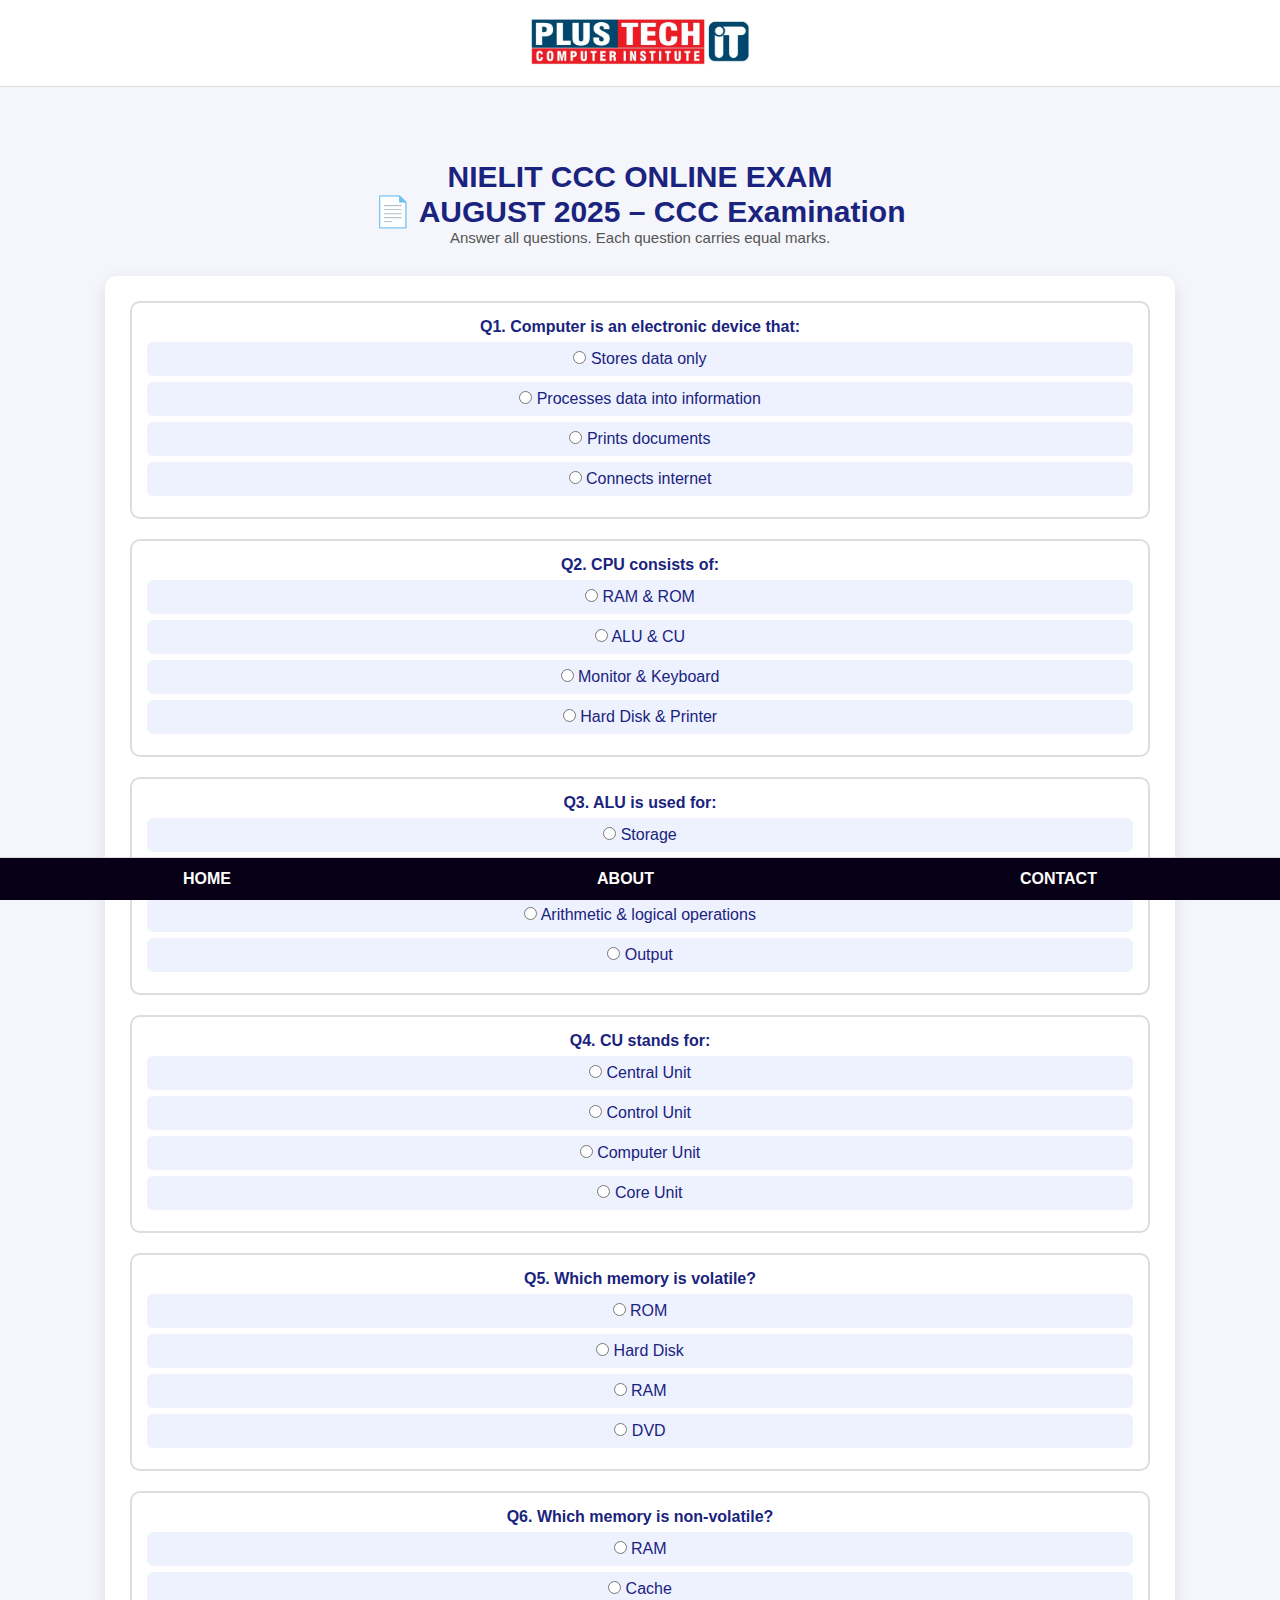
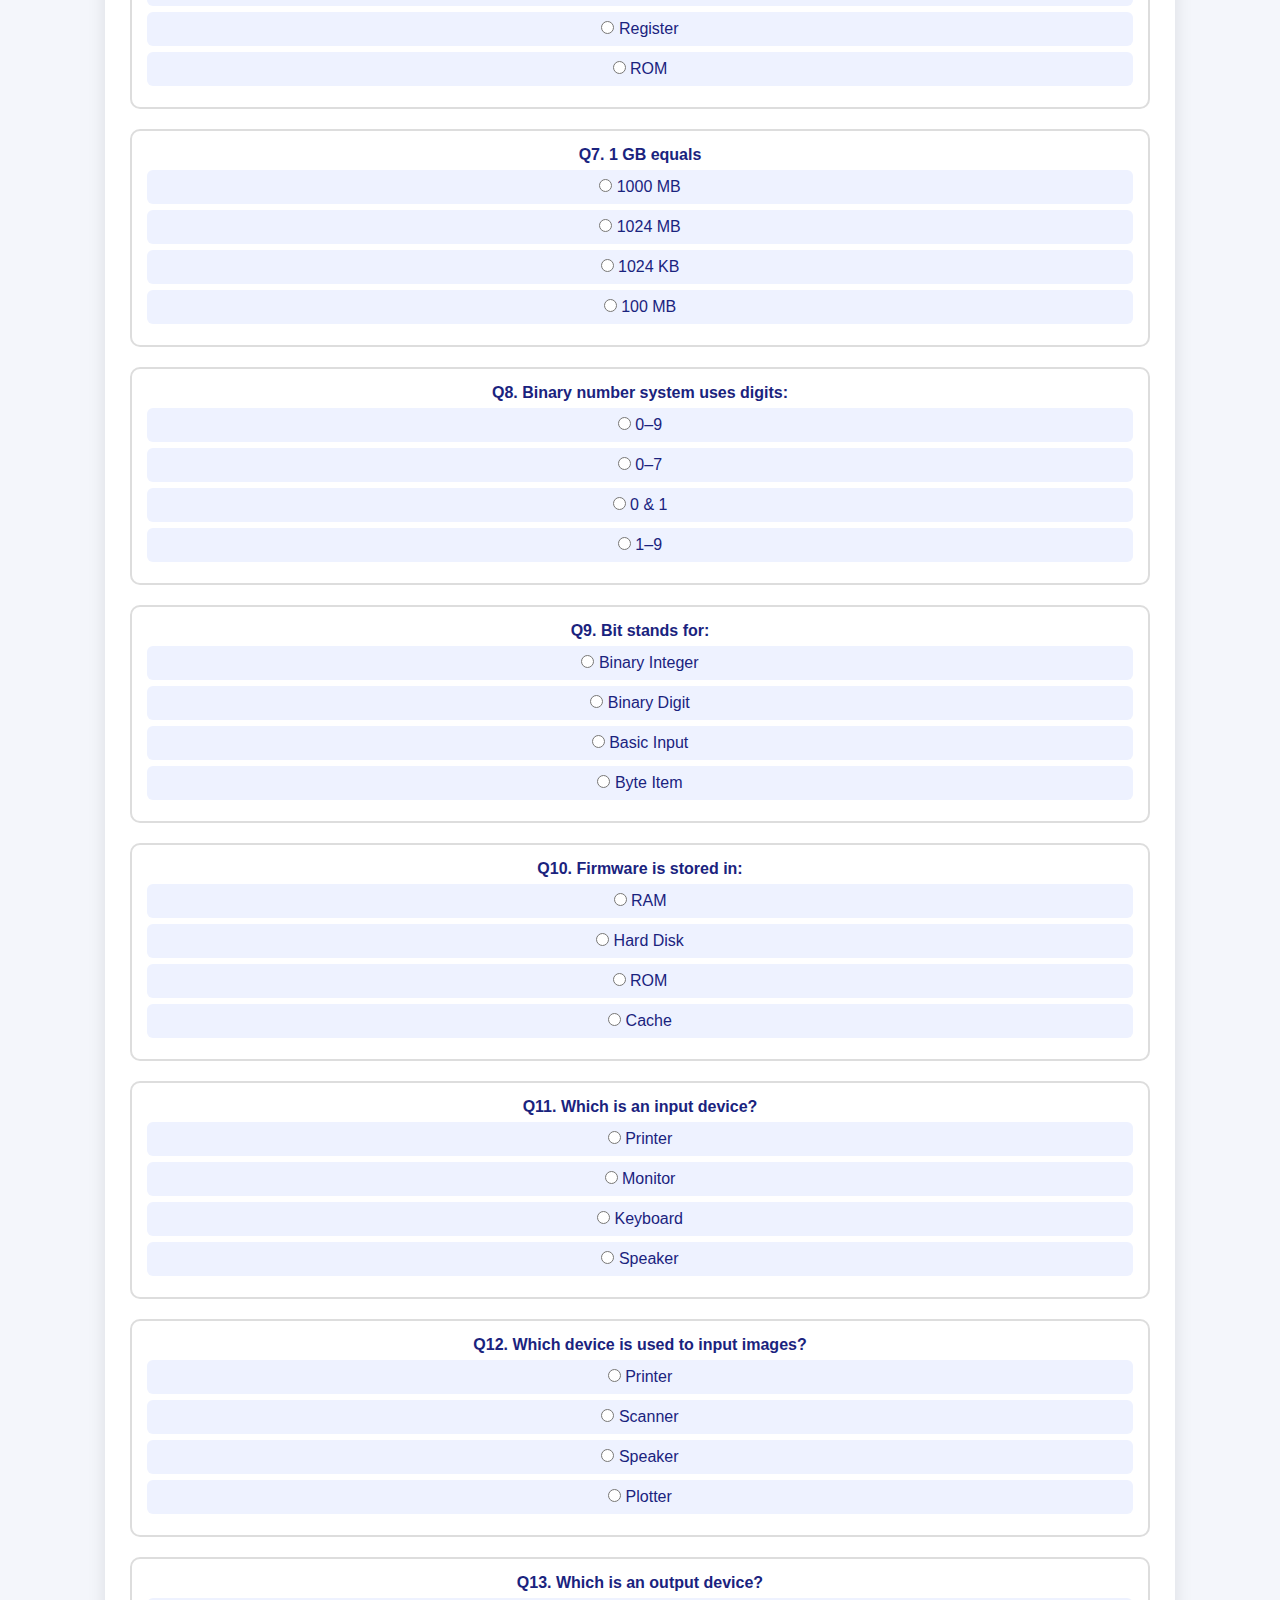
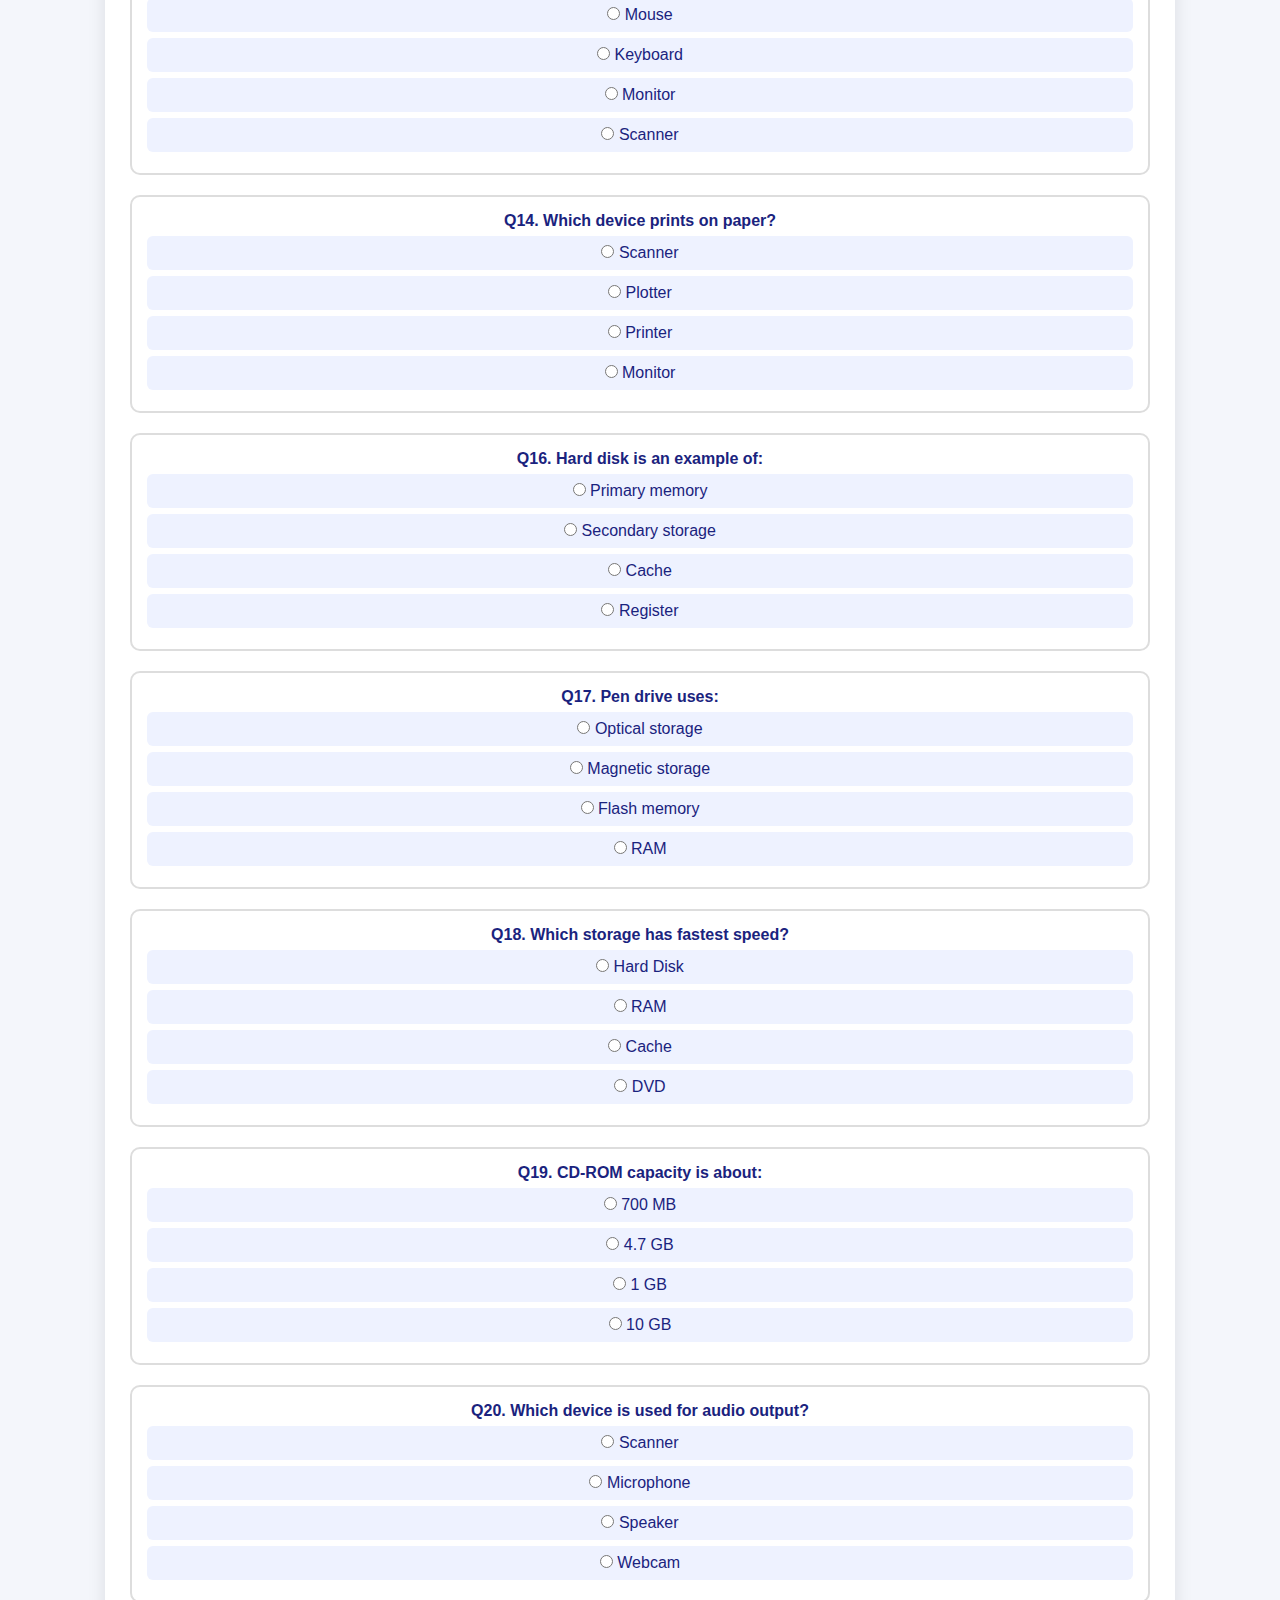
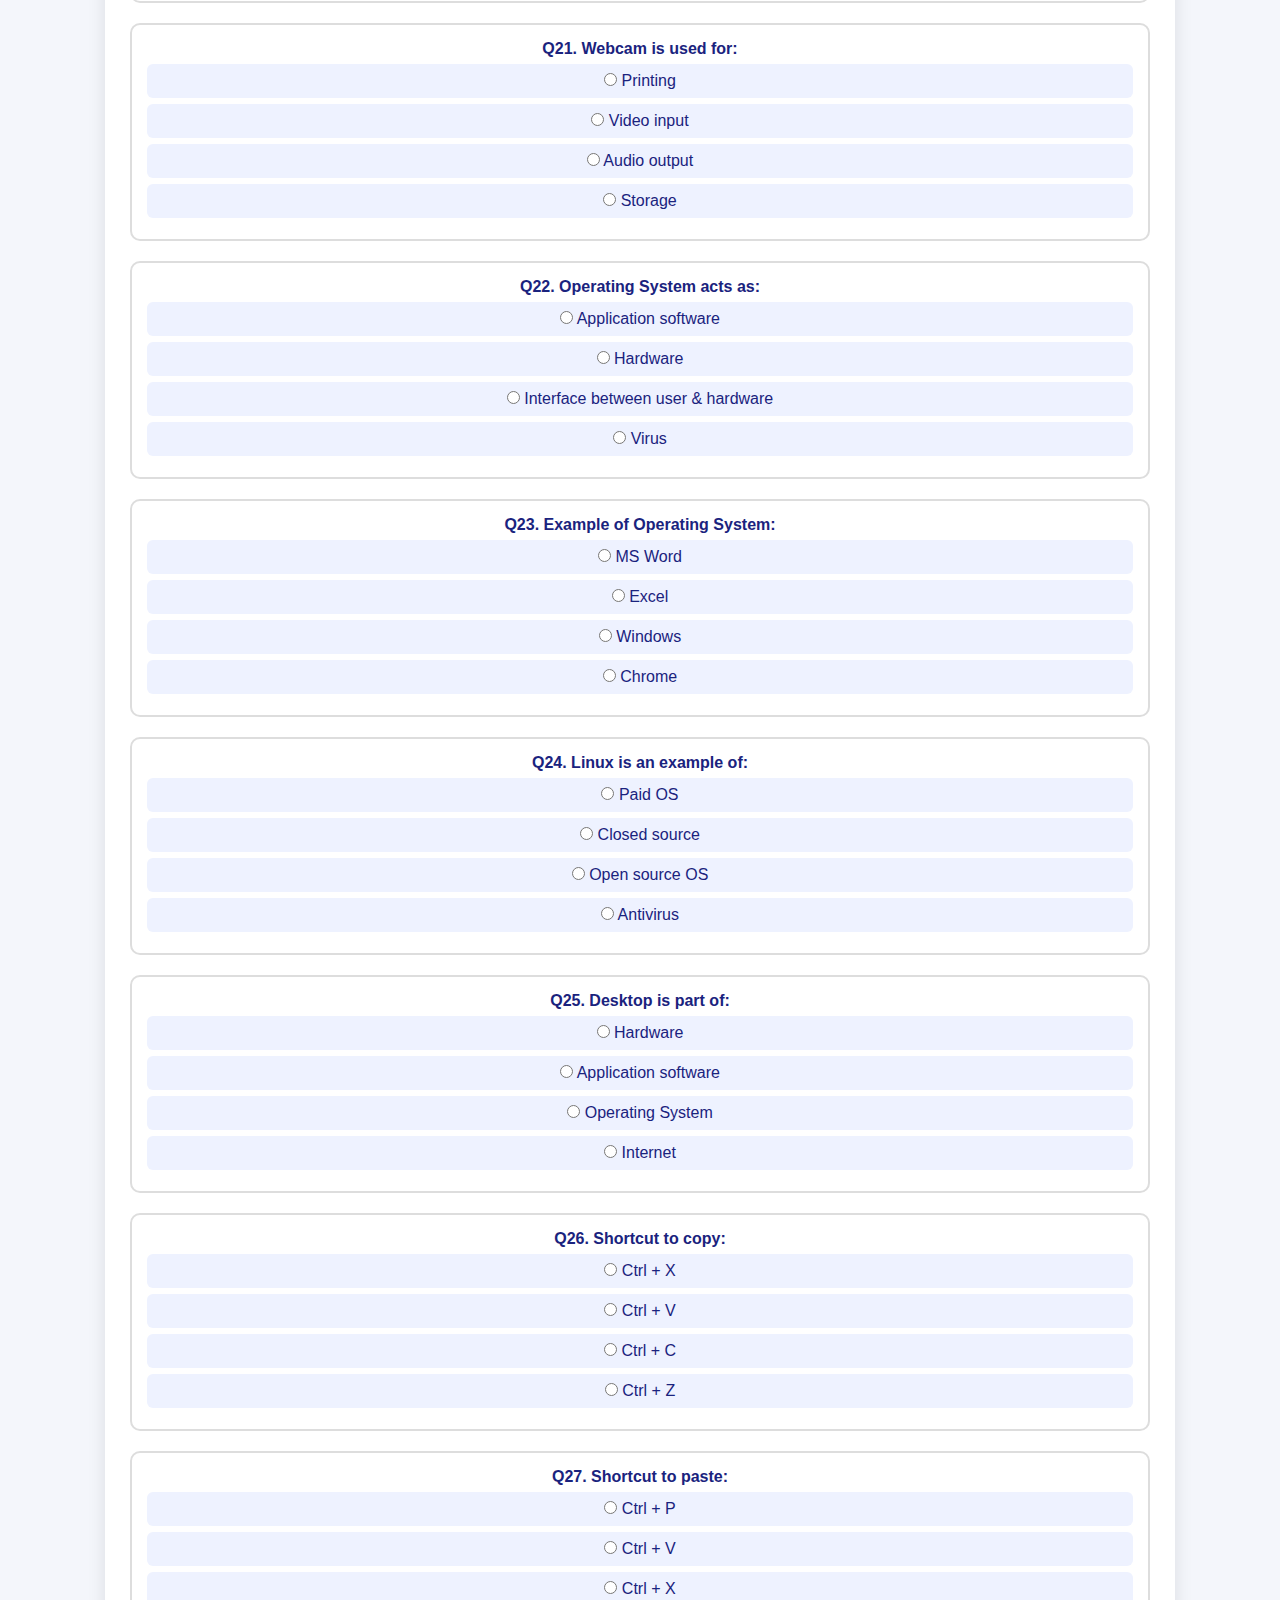
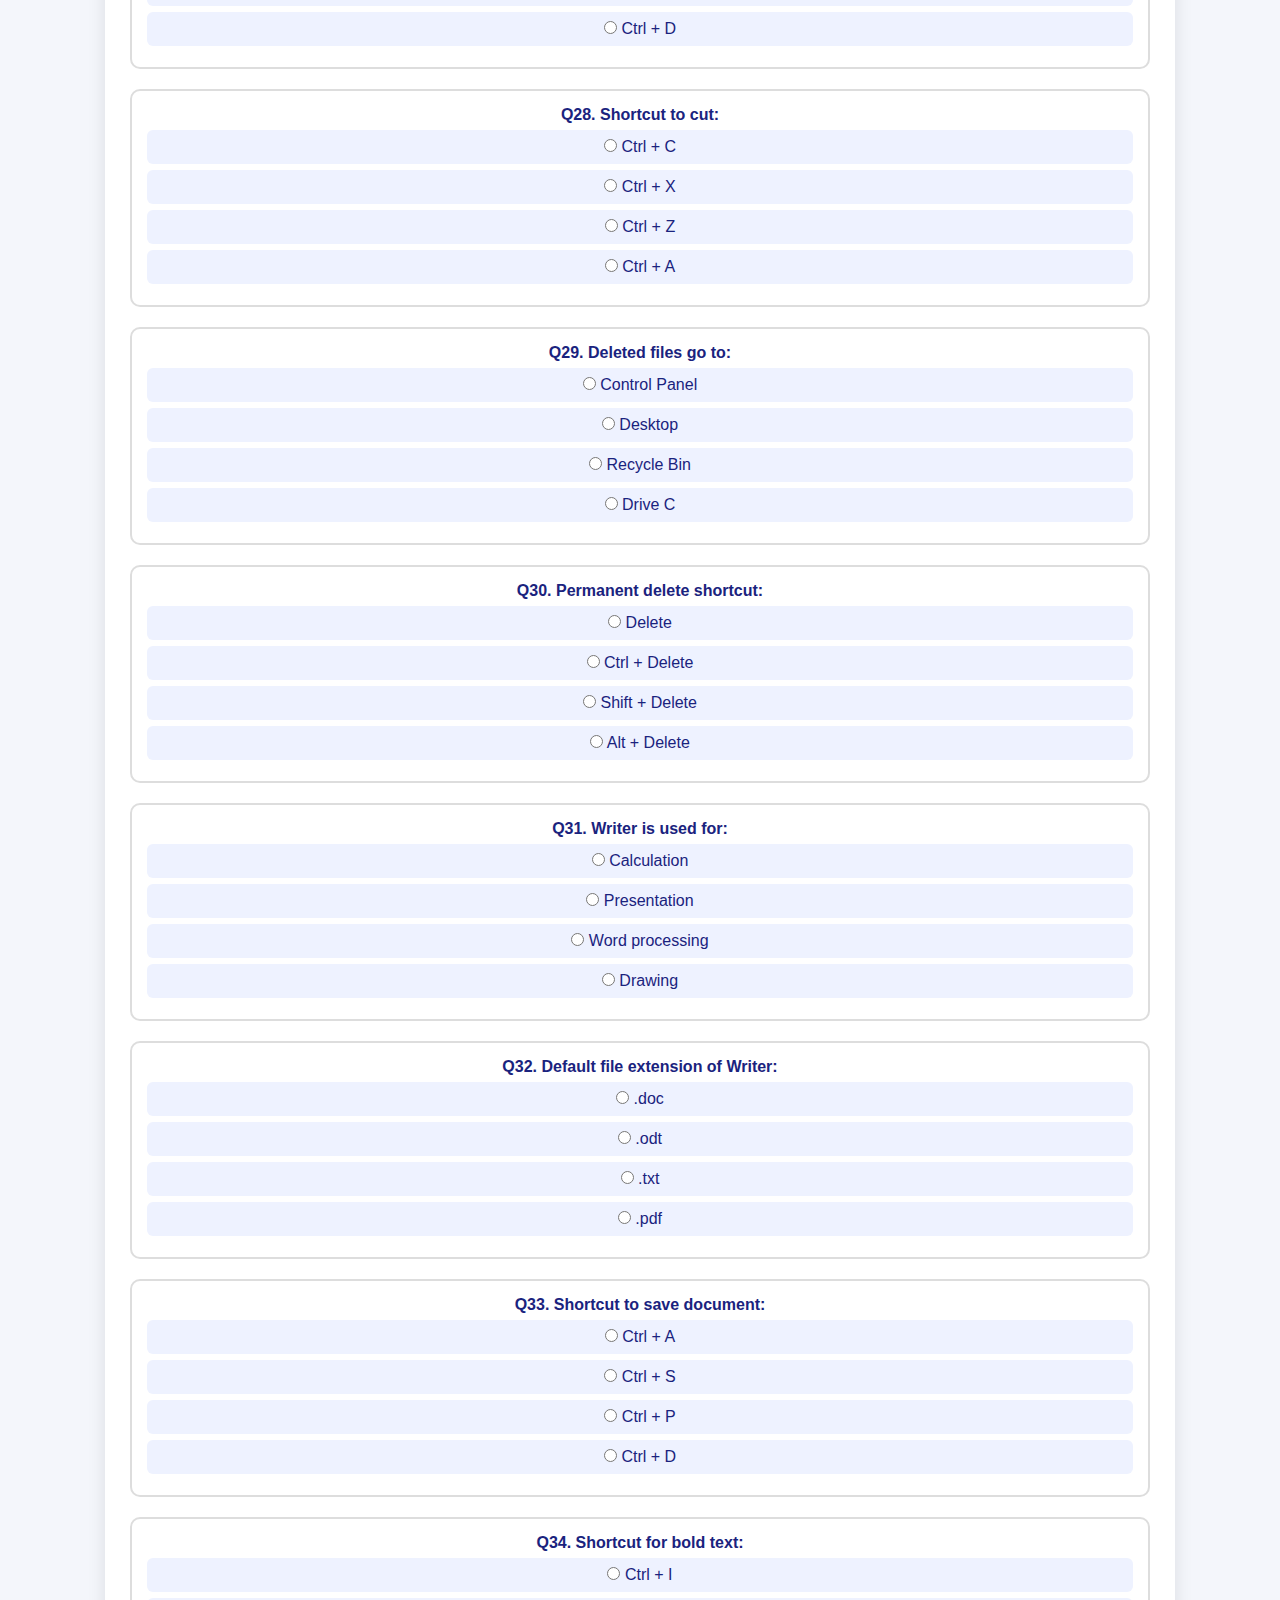
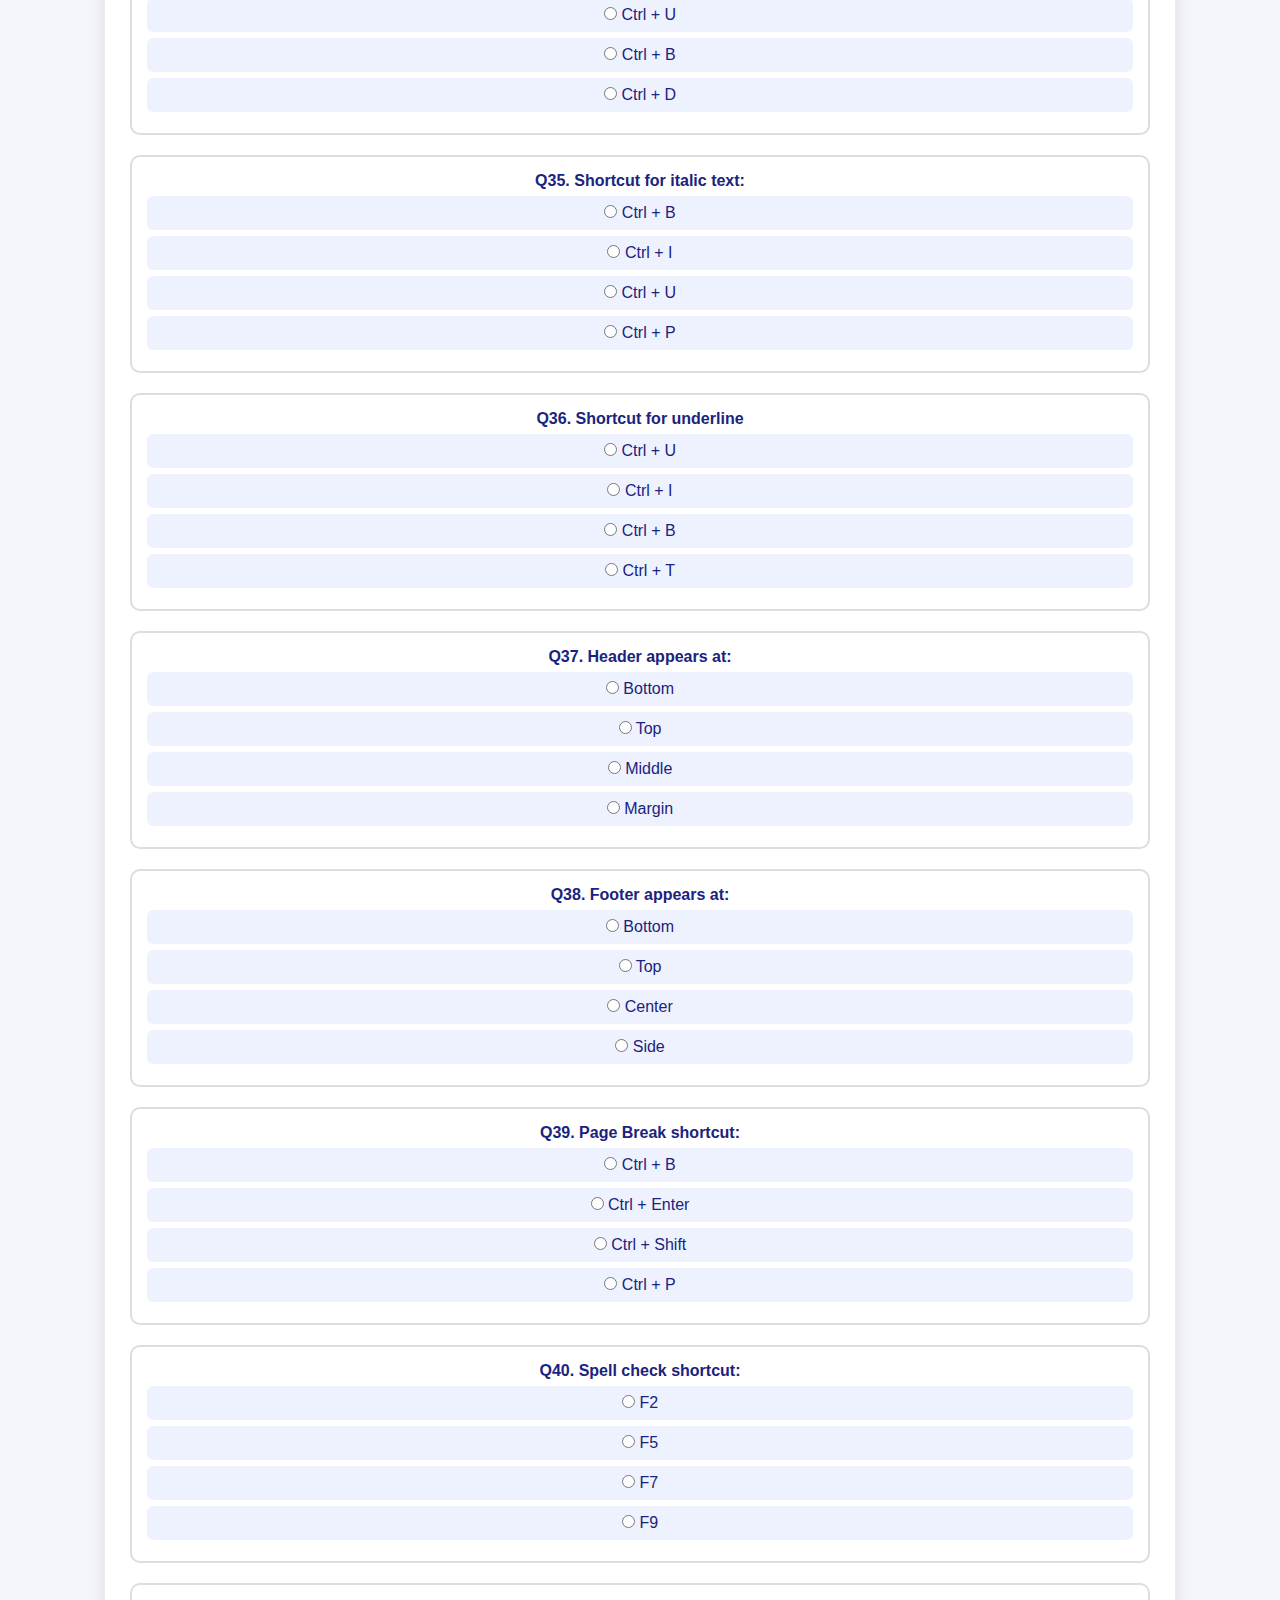
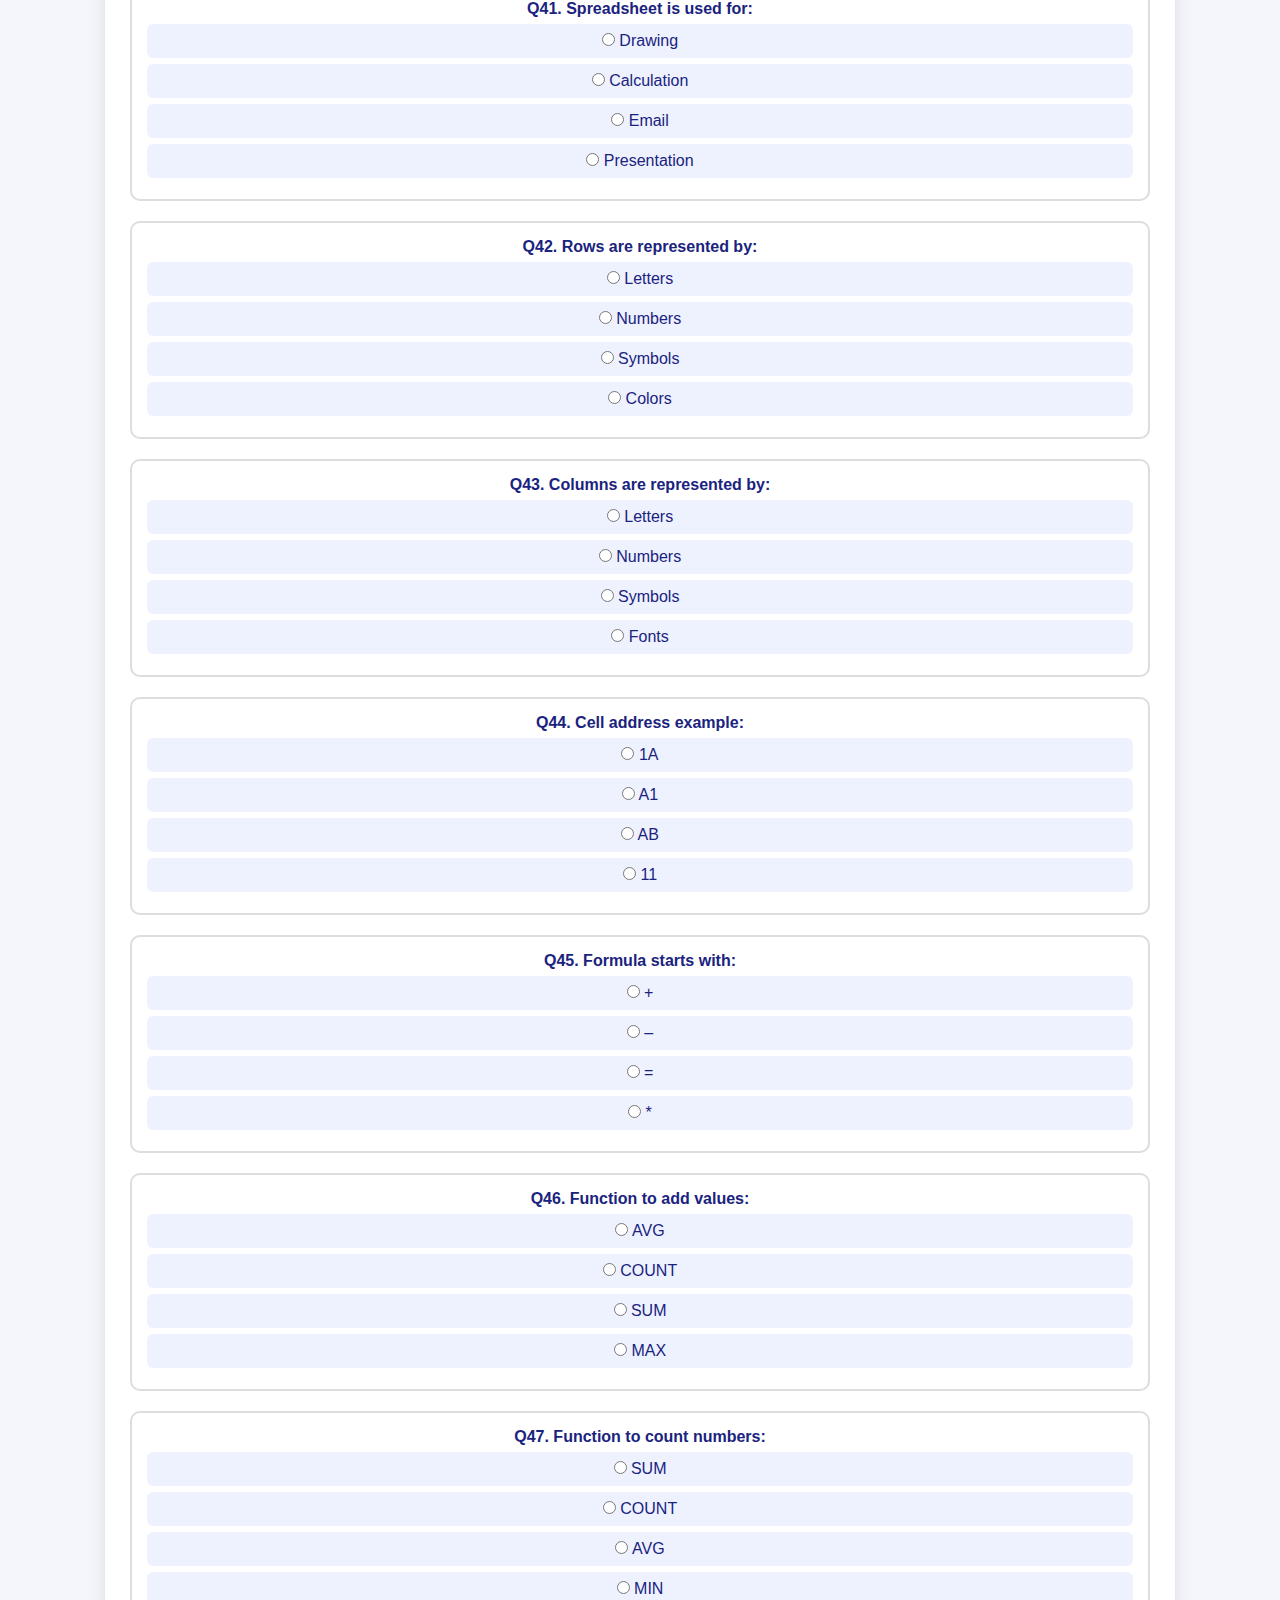
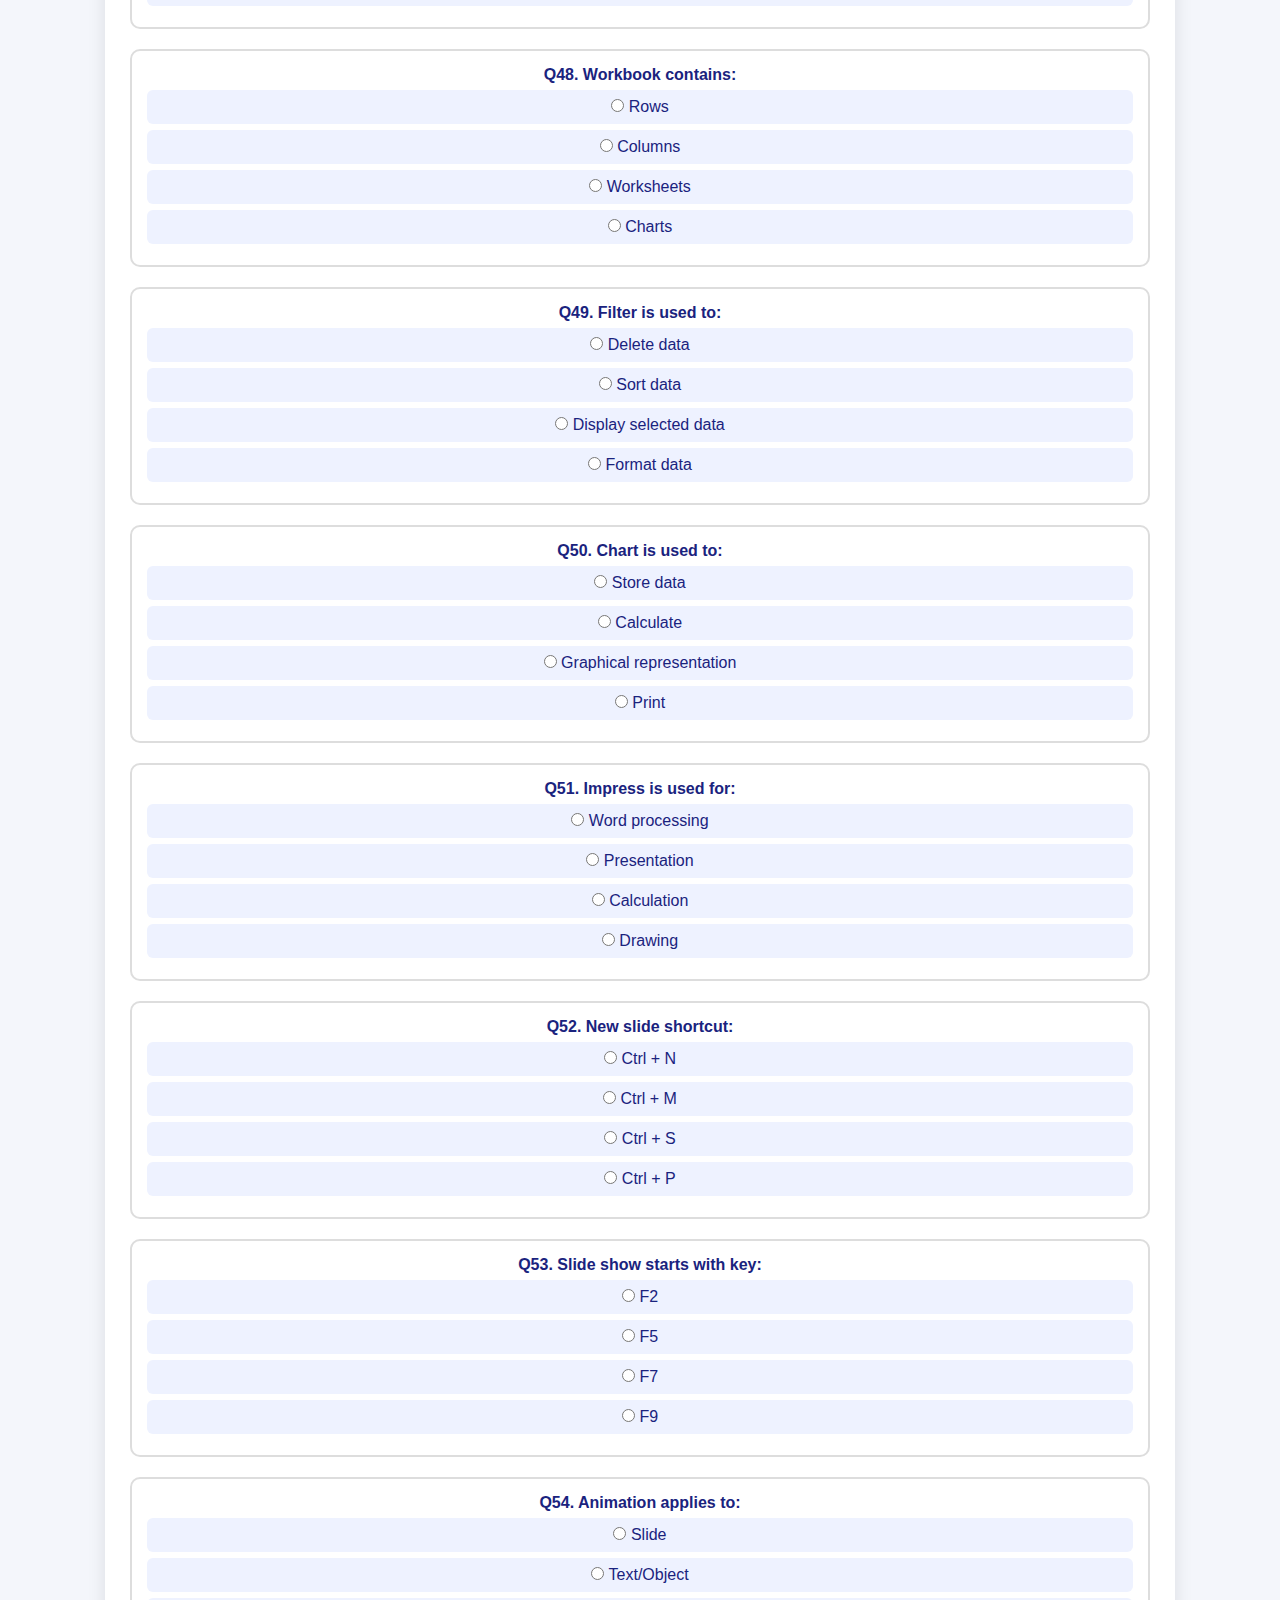
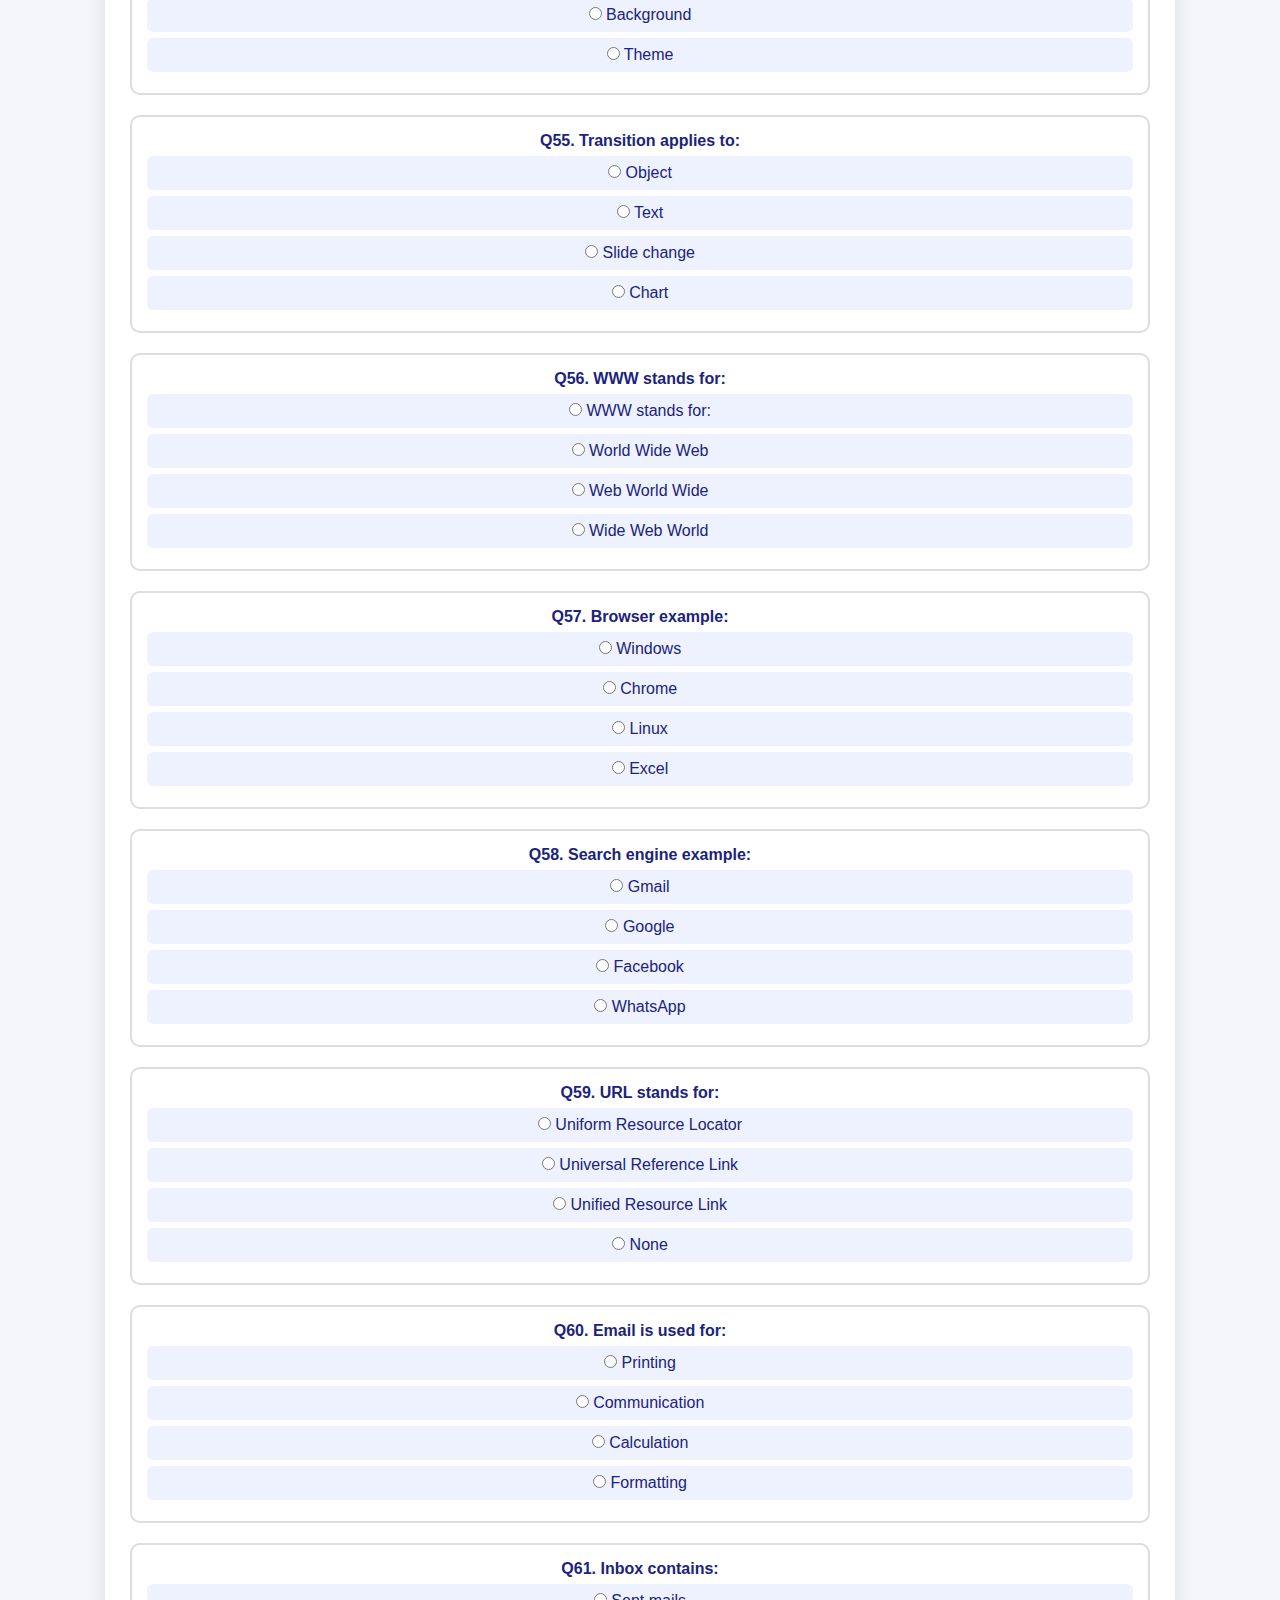
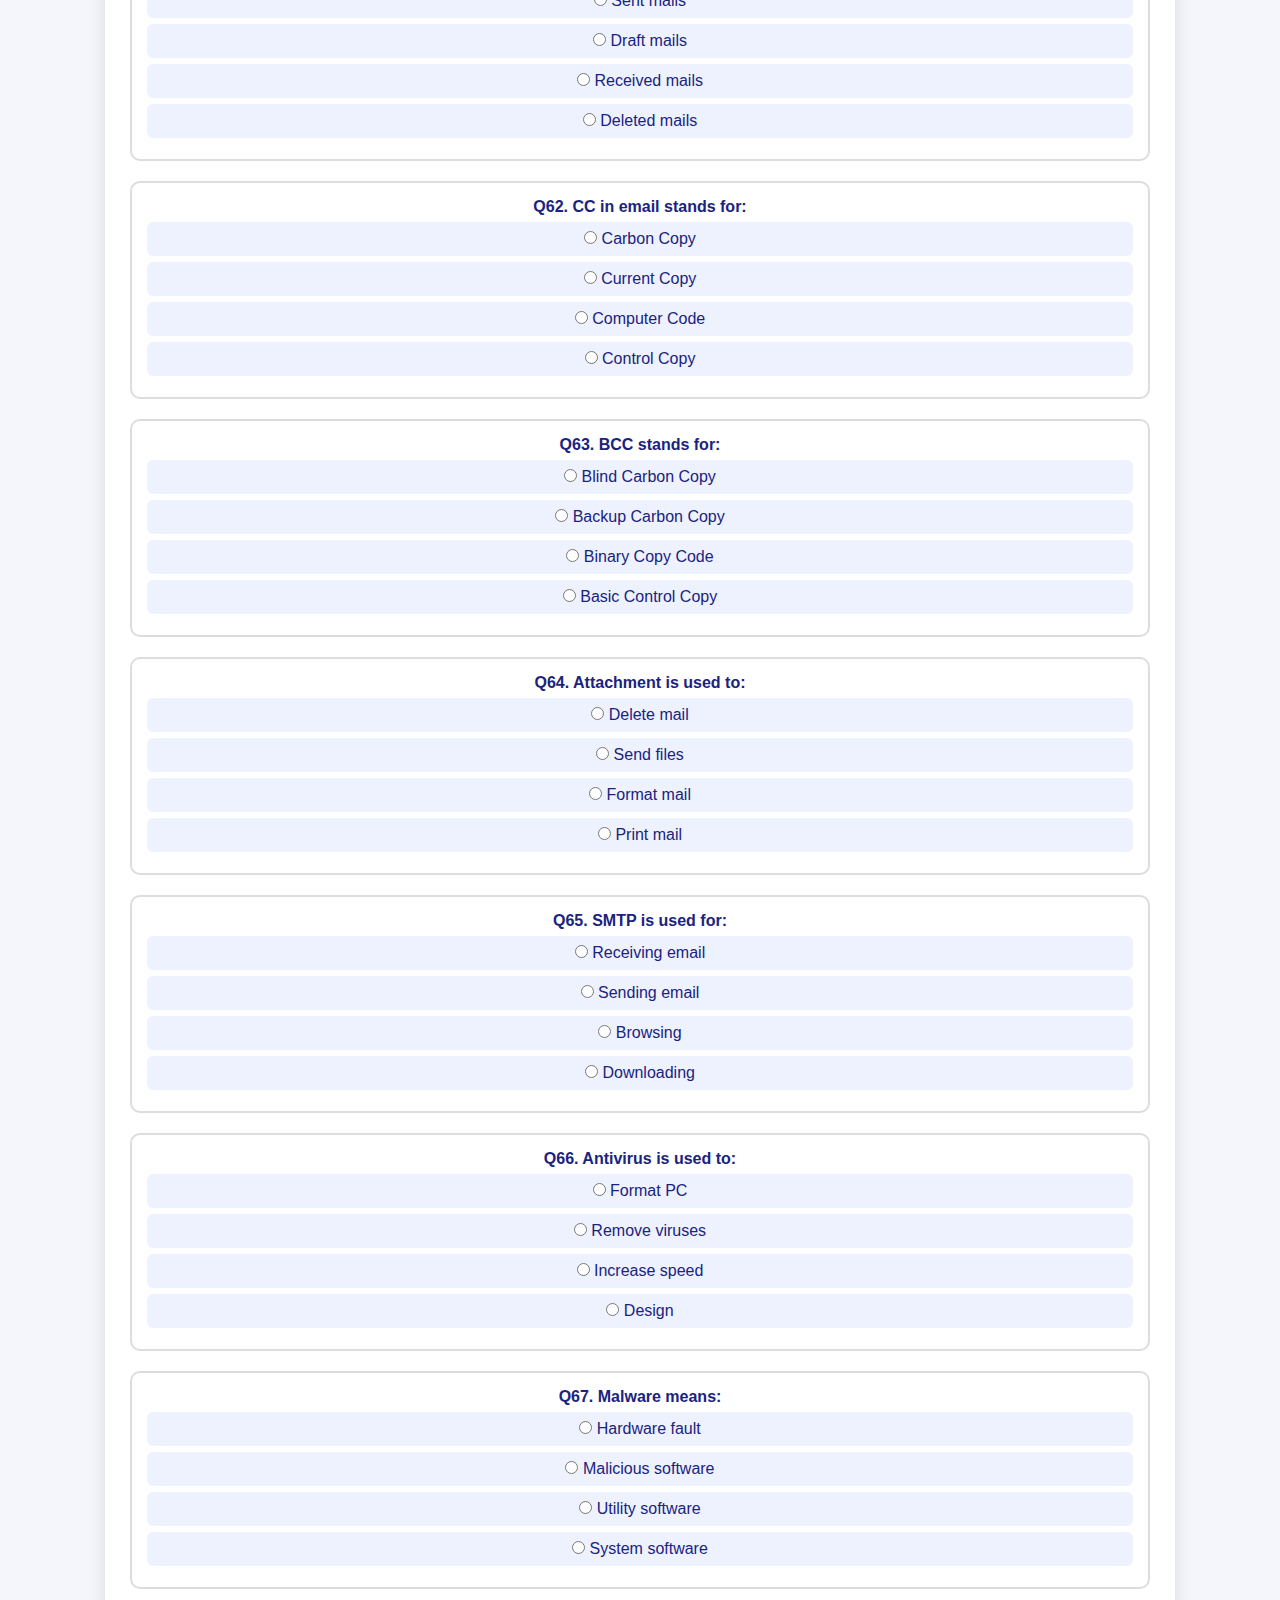
<file: august2025.html>
<!DOCTYPE html>
<html lang="en">
<head>
<meta charset="UTF-8">
<meta name="viewport" content="width=device-width, initial-scale=1.0">
<title>May 2025 CCC Paper</title>
<link rel="stylesheet" href="style.css">
</head>

<body>

<!-- HEADER -->
<header class="site-header">
  <img src="logo.jpeg" alt="Logo" class="logo">
</header>

<!-- MAIN EXAM AREA -->
<main class="exam-wrapper">
  <div class="container">

    <!-- EXAM TITLE -->
    <section class="exam-header">
      <h1>NIELIT CCC ONLINE EXAM</h1>
      <h1>📄 AUGUST 2025 – CCC Examination</h1>
      <p class="exam-subtitle">
        Answer all questions. Each question carries equal marks.
      </p>
    </section>

    <!-- QUIZ -->
    <section class="exam-body">
      <div id="quiz"></div>
    </section>

    <!-- ACTIONS -->
    <section class="exam-actions">
      <button class="submit-btn" onclick="submitExam()">Submit Exam</button>
      <div id="result"></div>
    </section>

    <!-- NAVIGATION -->
    <section class="exam-footer">
      <a href="index.html" class="back-link">⬅ Back to Home</a>

      <div class="footer-logo">
        <img src="logo1.jpeg" alt="Footer Logo">
      </div>
    </section>

  </div>
</main>

<!-- FOOTER -->
<footer class="site-footer">
  <nav>
    <a href="index.html">HOME</a>
    <a href="#">ABOUT</a>
    <a href="#">CONTACT</a>
  </nav>
</footer>

<!-- SCRIPTS -->
<script src="exam.js"></script>
<script src="june2025.js"></script>

</body>
</html>
</file>
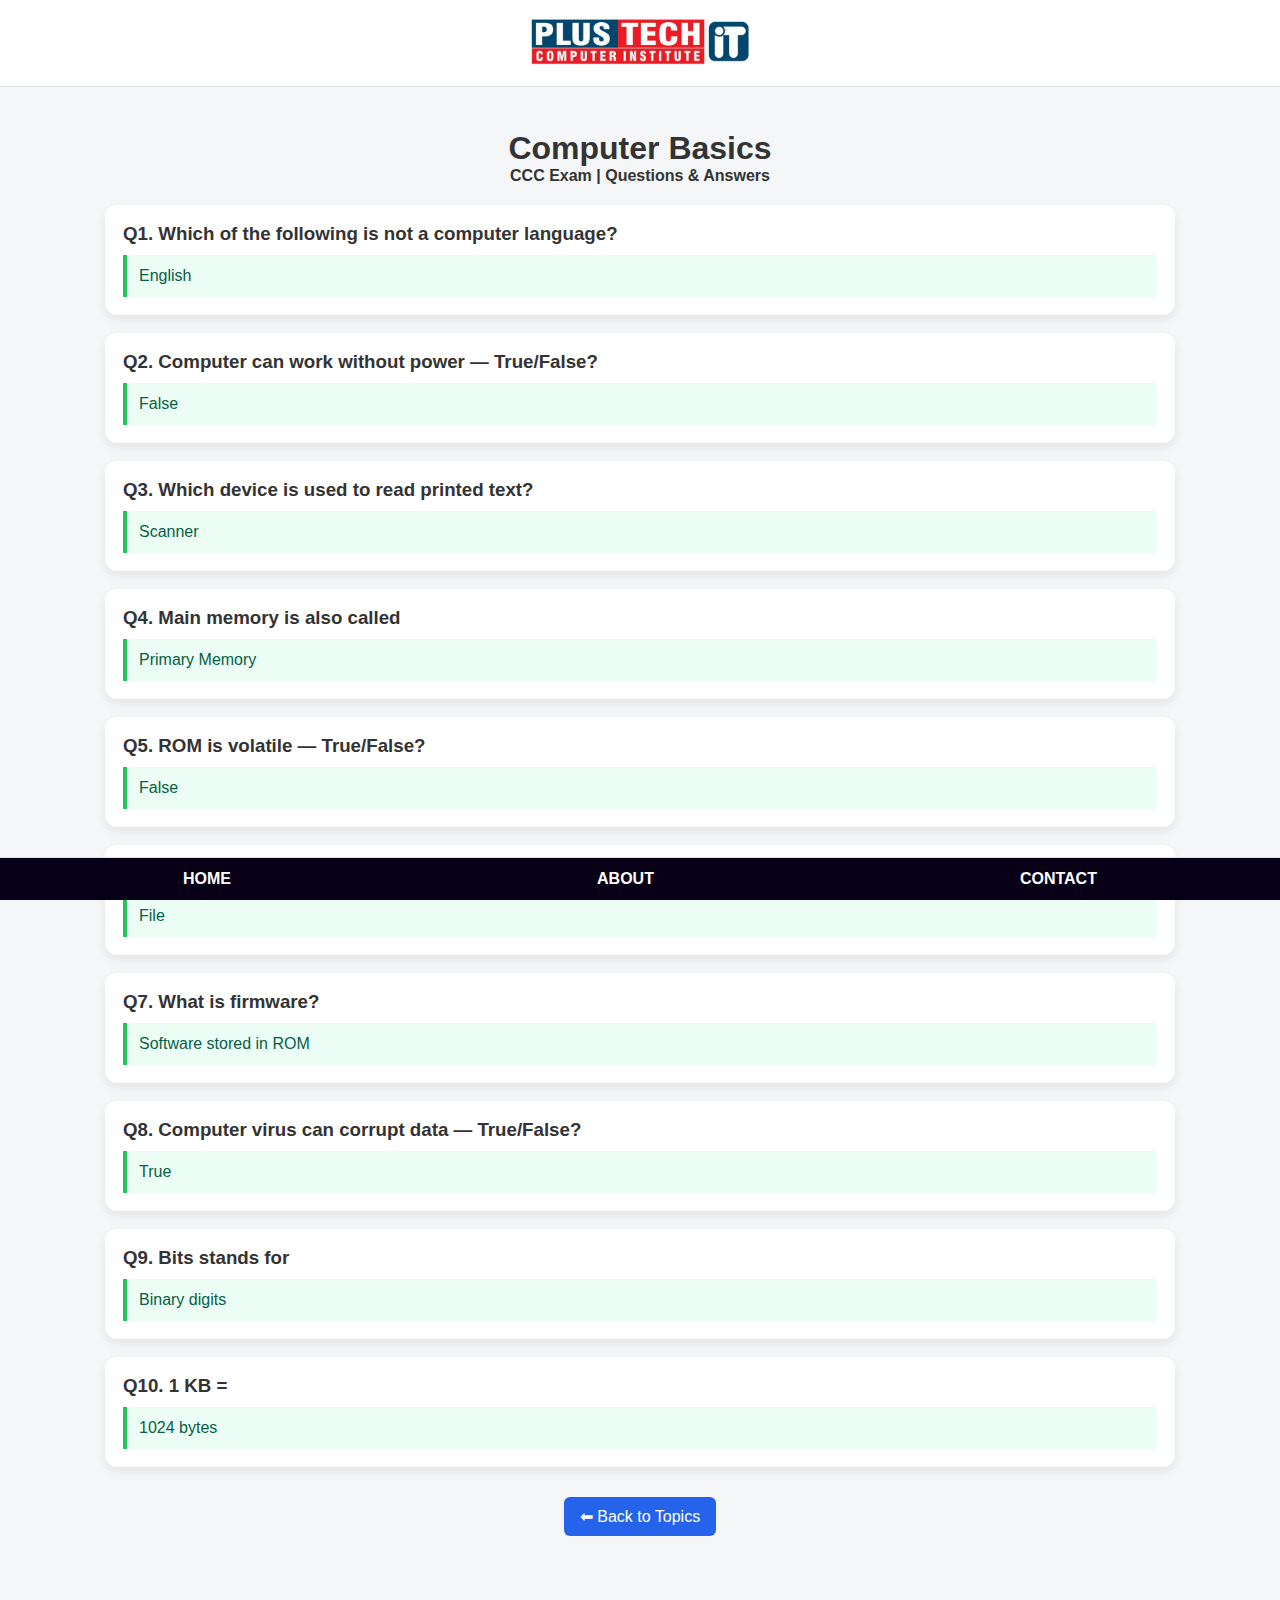
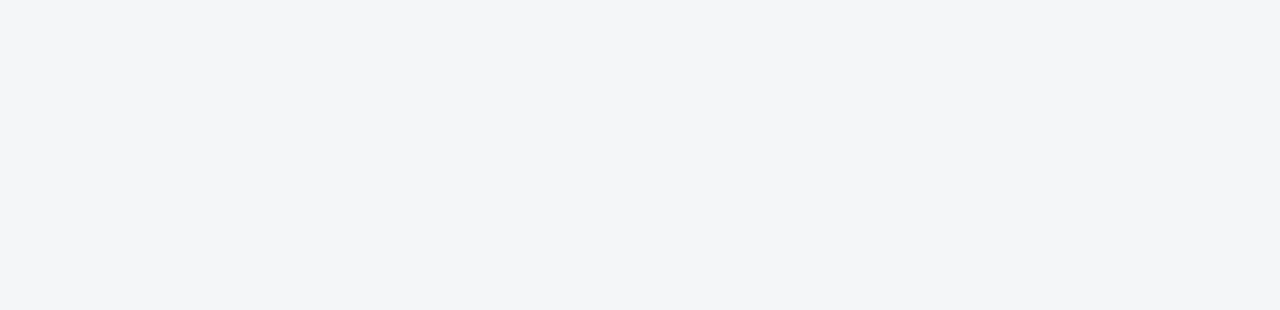
<file: computer-basics.html>
<!DOCTYPE html>
<html lang="en">
<head>
  <meta charset="UTF-8">
  <meta name="viewport" content="width=device-width, initial-scale=1.0">
  <title>Computer Basics – CCC</title>
  <link rel="stylesheet" href="style.css">
</head>

<body>

<header class="site-header">
  <img src="logo.jpeg" class="logo" alt="Logo">
</header>

<main class="topic-content">
  <h1>Computer Basics</h1>
  <p class="subtitle">CCC Exam | Questions & Answers</p>

  <div class="qa-card">
    <h3>Q1. Which of the following is not a computer language?</h3>
    <p class="answer">English</p>
  </div>

  <div class="qa-card">
    <h3>Q2. Computer can work without power — True/False?</h3>
    <p class="answer">False</p>
  </div>

  <div class="qa-card">
    <h3>Q3. Which device is used to read printed text?</h3>
    <p class="answer">Scanner</p>
  </div>

  <div class="qa-card">
    <h3>Q4. Main memory is also called</h3>
    <p class="answer">Primary Memory</p>
  </div>

  <div class="qa-card">
    <h3>Q5. ROM is volatile — True/False?</h3>
    <p class="answer">False</p>
  </div>

  <div class="qa-card">
    <h3>Q6.	A group of similar data stored together is called </h3>
    <p class="answer">File</p>
  </div>

  <div class="qa-card">
    <h3>Q7.	What is firmware?</h3>
    <p class="answer">Software stored in ROM </p>
  </div>

  <div class="qa-card">
    <h3>Q8.	Computer virus can corrupt data — True/False?</h3>
    <p class="answer">True</p>
  </div>

  <div class="qa-card">
    <h3>Q9.	Bits stands for</h3>
    <p class="answer">Binary digits</p>
  </div>

  <div class="qa-card">
    <h3>Q10. 1 KB =</h3>
    <p class="answer">1024 bytes</p>
  </div>
  <a href="index.html" class="exit-btn">⬅ Back to Topics</a>

  <div class="footer-logo">
    <img src="logo1.jpeg" alt="Footer Logo">
  </div>
</main>

<footer class="site-footer">
  <nav>
    <a href="index.html">HOME</a>
    <a href="#">ABOUT</a>
    <a href="#">CONTACT</a>
  </nav>
</footer>

</body>
</html>
</file>
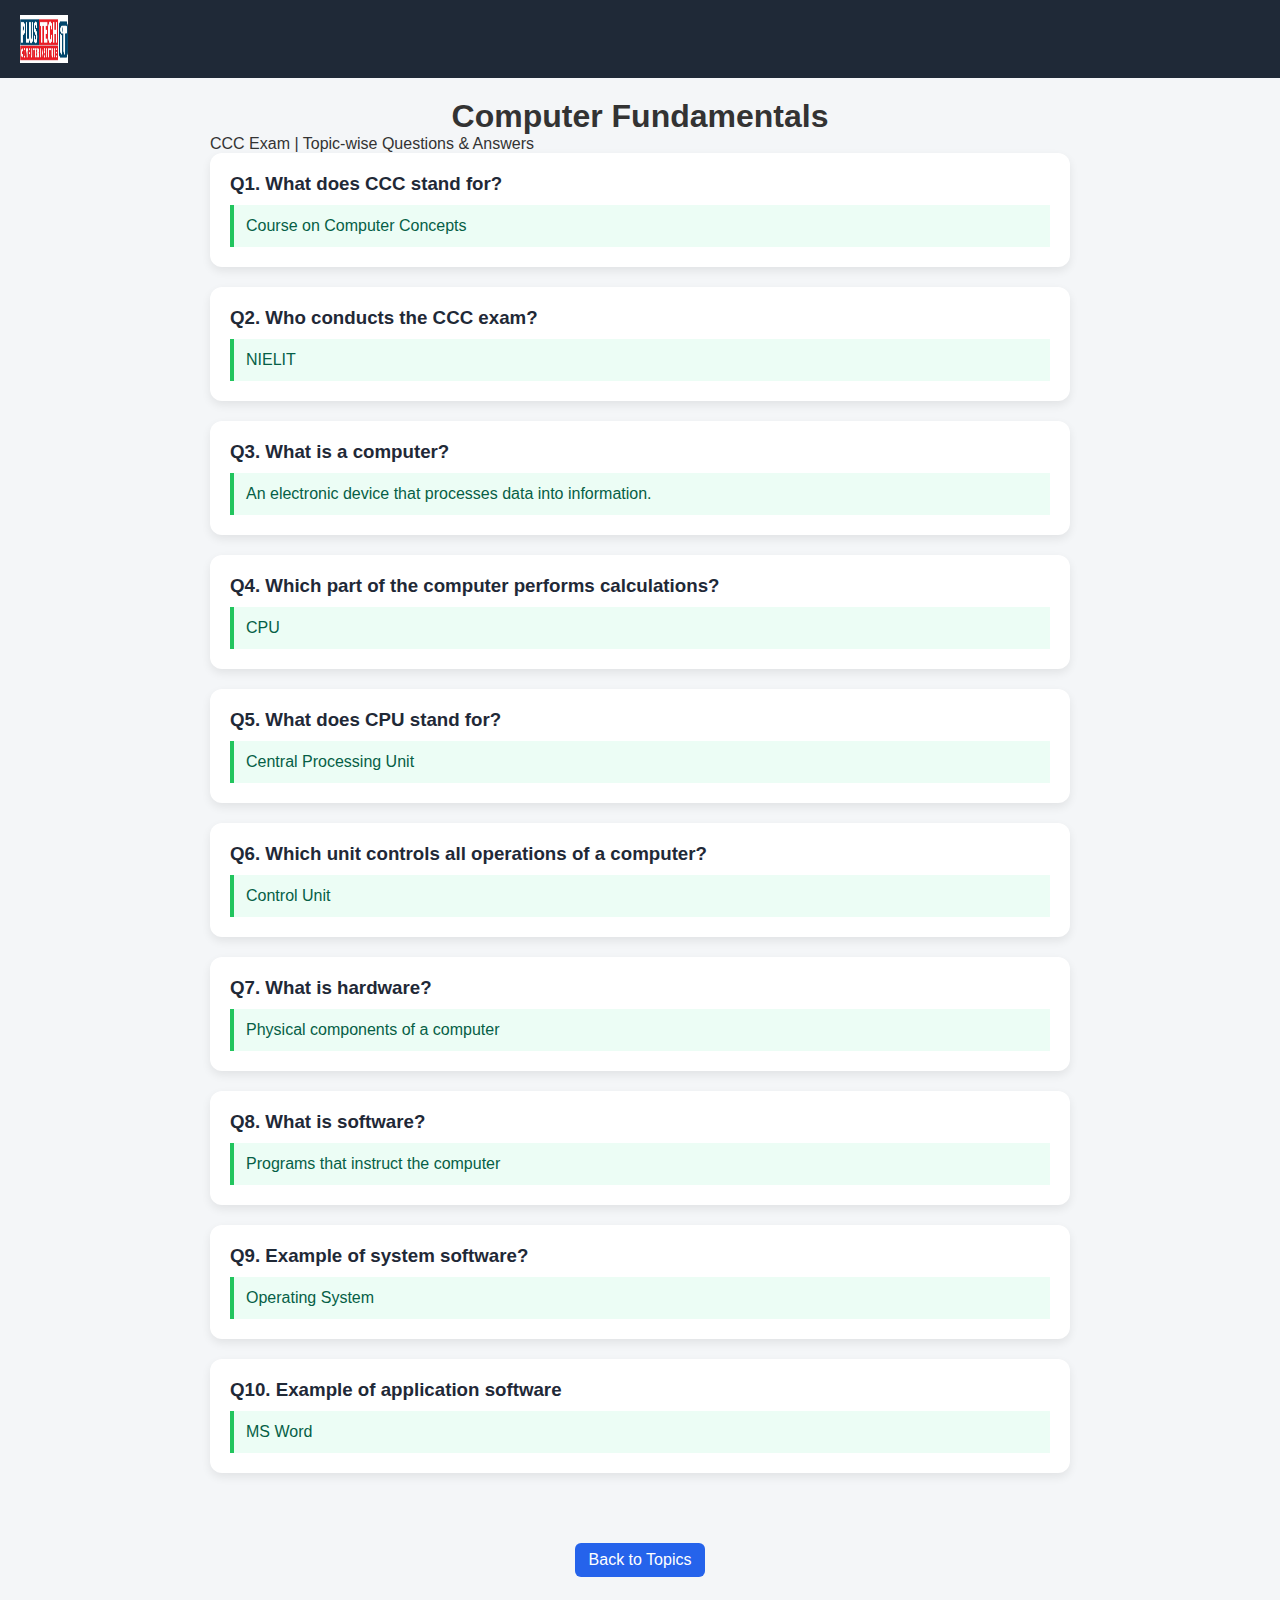
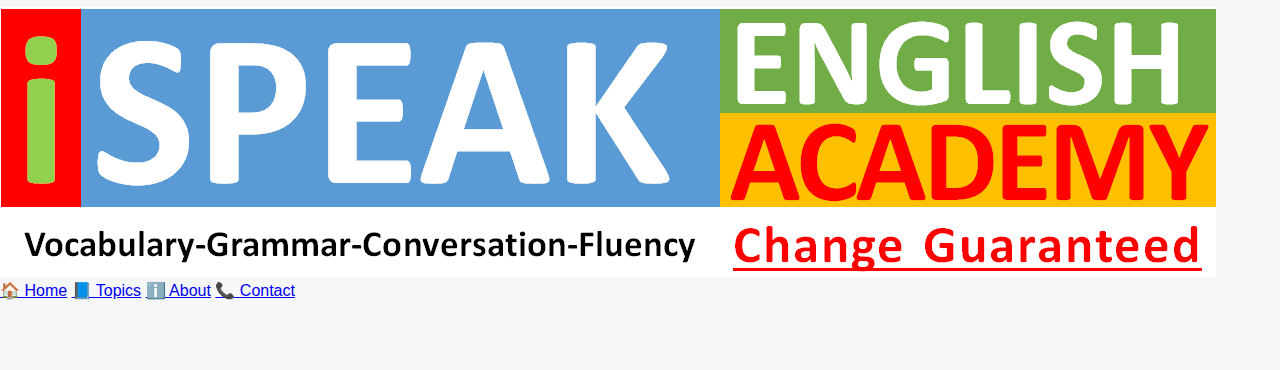
<file: computer-fundamentals.html>
<!DOCTYPE html>
<html lang="en">
<head>
  <meta charset="UTF-8">
  <meta name="viewport" content="width=device-width, initial-scale=1.0">
  <title>Computer Fundamentals – CCC</title>
  <link rel="stylesheet" href="style.css">
</head>
<style>
  body {
  margin: 0;
  font-family: Arial, sans-serif;
  background: #f4f6f8;
  color: #333;
}

/* HEADER */
.topic-header {
  display: flex;
  justify-content: space-between;
  align-items: center;
  background: #1f2937;
  color: white;
  padding: 15px 20px;
}


.logo {
  width: 48px;
  height: 48px;
}

.exit-btn {
  background: #2563eb;
  color: white;
  padding: 8px 14px;
  border-radius: 6px;
  text-decoration: none;
}

/* MAIN CONTENT */
.topic-content {
  max-width: 900px;
  margin: auto;
  padding: 20px;
}

/* QA CARD */
.qa-card {
  background: white;
  padding: 20px;
  margin-bottom: 20px;
  border-radius: 12px;
  box-shadow: 0 4px 10px rgba(0,0,0,0.08);
}

.qa-card h3 {
  margin-bottom: 10px;
  color: #1f2937;
}

.answer {
  padding-left: 12px;
  border-left: 4px solid #22c55e;
  font-size: 16px;
}

/* MOBILE */
@media (max-width: 600px) {
  .topic-header {
    flex-direction: column;
    align-items: flex-start;
    gap: 10px;
  }
  .logo{
    width: 340px;
    height: 100px;
  }
}

</style>
<body>

<!-- HEADER -->
<header class="topic-header">
    <img src="logo.jpeg" class="logo">
</header>

<!-- MAIN CONTENT -->
<main class="topic-content">
<div>
      <h1>Computer Fundamentals</h1>
      <span>CCC Exam | Topic-wise Questions & Answers</span>
    </div>
  <div class="qa-card">
    <h3>Q1. What does CCC stand for?</h3>
    <p class="answer">Course on Computer Concepts</p>
  </div>

  <div class="qa-card">
    <h3>Q2. Who conducts the CCC exam?</h3>
    <p class="answer">NIELIT</p>
  </div>

  <div class="qa-card">
    <h3>Q3. What is a computer?</h3>
    <p class="answer">
      An electronic device that processes data into information.
    </p>
  </div>

  <div class="qa-card">
    <h3>Q4. Which part of the computer performs calculations?</h3>
    <p class="answer">CPU</p>
  </div>

  <div class="qa-card">
    <h3>Q5.	What does CPU stand for? </h3>
    <p class="answer">Central Processing Unit</p>
  </div>

  <div class="qa-card">
    <h3>Q6.	Which unit controls all operations of a computer? </h3>
    <p class="answer">Control Unit</p>
  </div>

  <div class="qa-card">
    <h3>Q7.	What is hardware?</h3>
    <p class="answer">Physical components of a computer</p>
  </div>

  <div class="qa-card">
    <h3>Q8.	What is software?</h3>
    <p class="answer">Programs that instruct the computer</p>
  </div>

  <div class="qa-card">
    <h3>Q9.	Example of system software? </h3>
    <p class="answer">Operating System</p>
  </div>

  <div class="qa-card">
    <h3>Q10.	Example of application software</h3>
    <p class="answer">MS Word</p>
  </div>

</main>
<a href="index.html" class="exit-btn">Back to Topics</a>

<img src="logo1.png" alt="" class="logo1">
<footer class="fixed-footer">
  <nav class="footer-menu">
    <a href="index.html">🏠 Home</a>
    <a href="index.html#topics">📘 Topics</a>
    <a href="#">ℹ️ About</a>
    <a href="#">📞 Contact</a>
  </nav>
</footer>
</body>
</html>
</file>
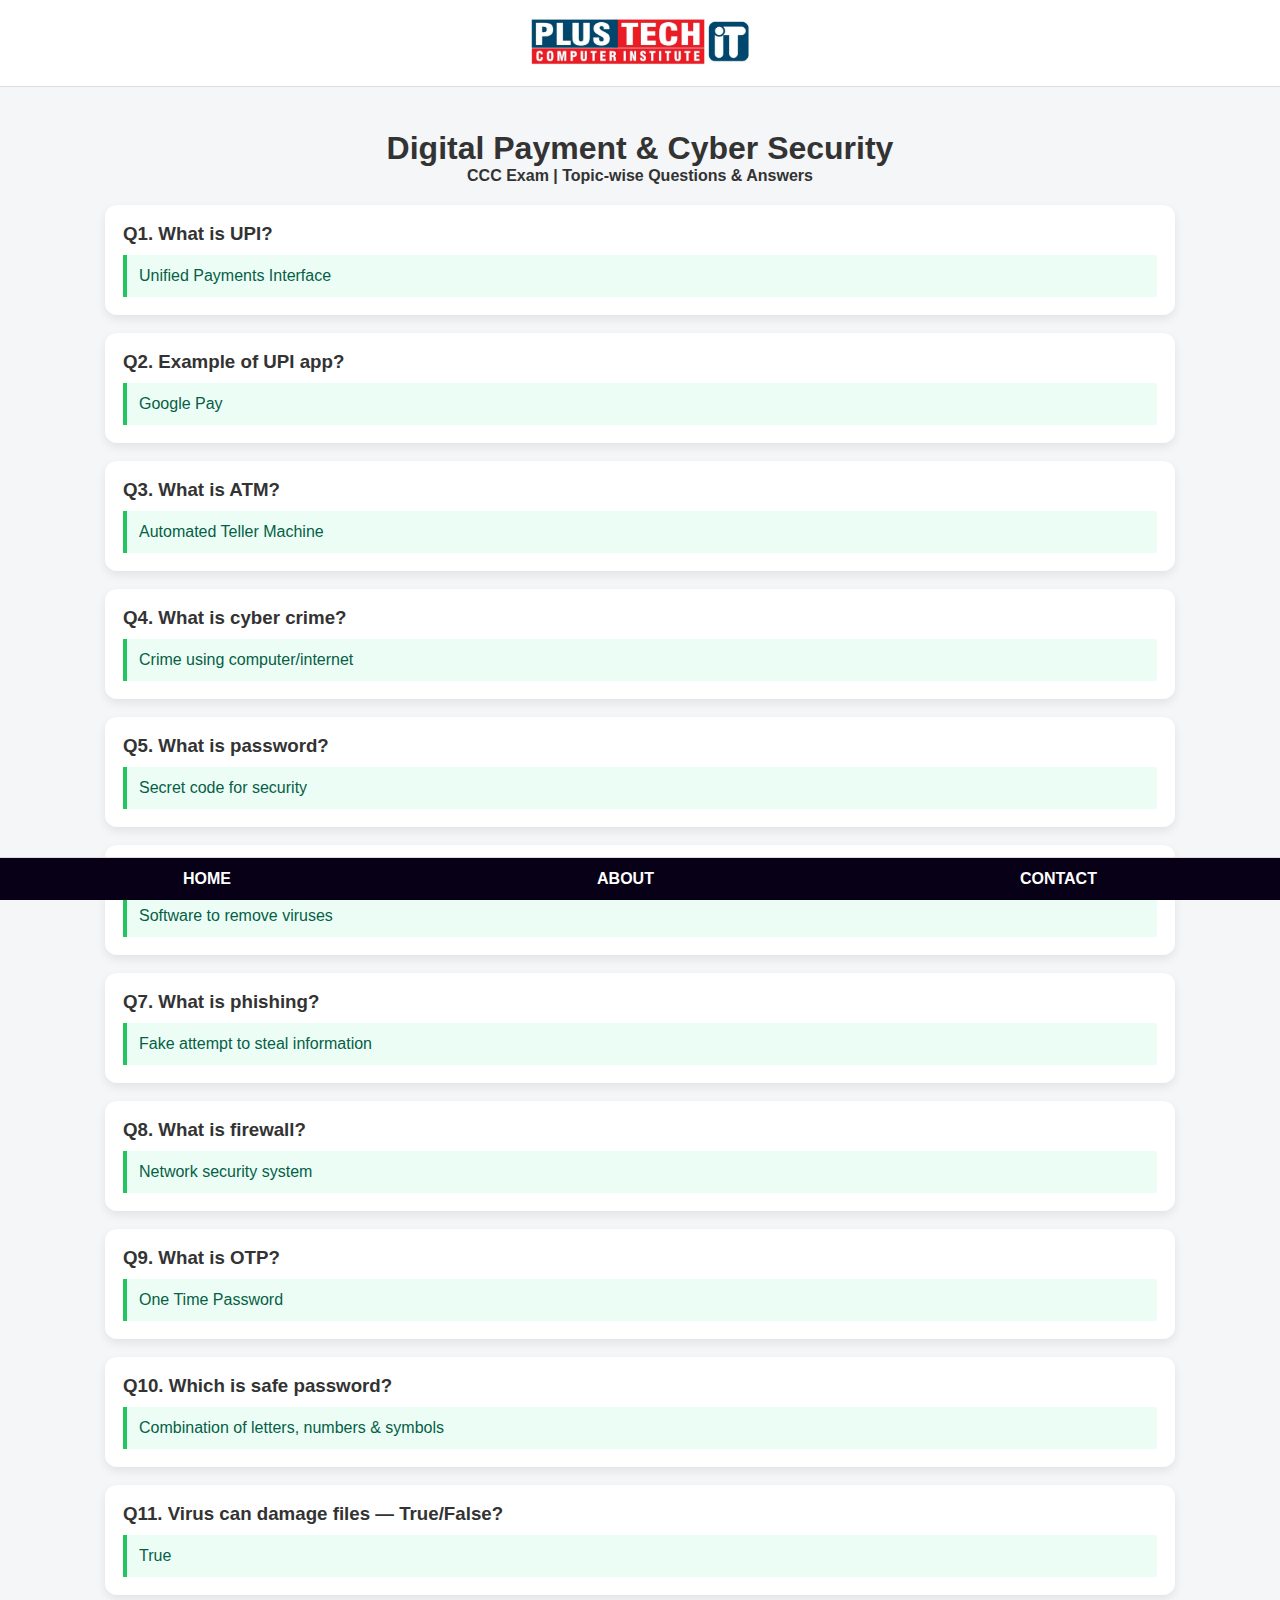
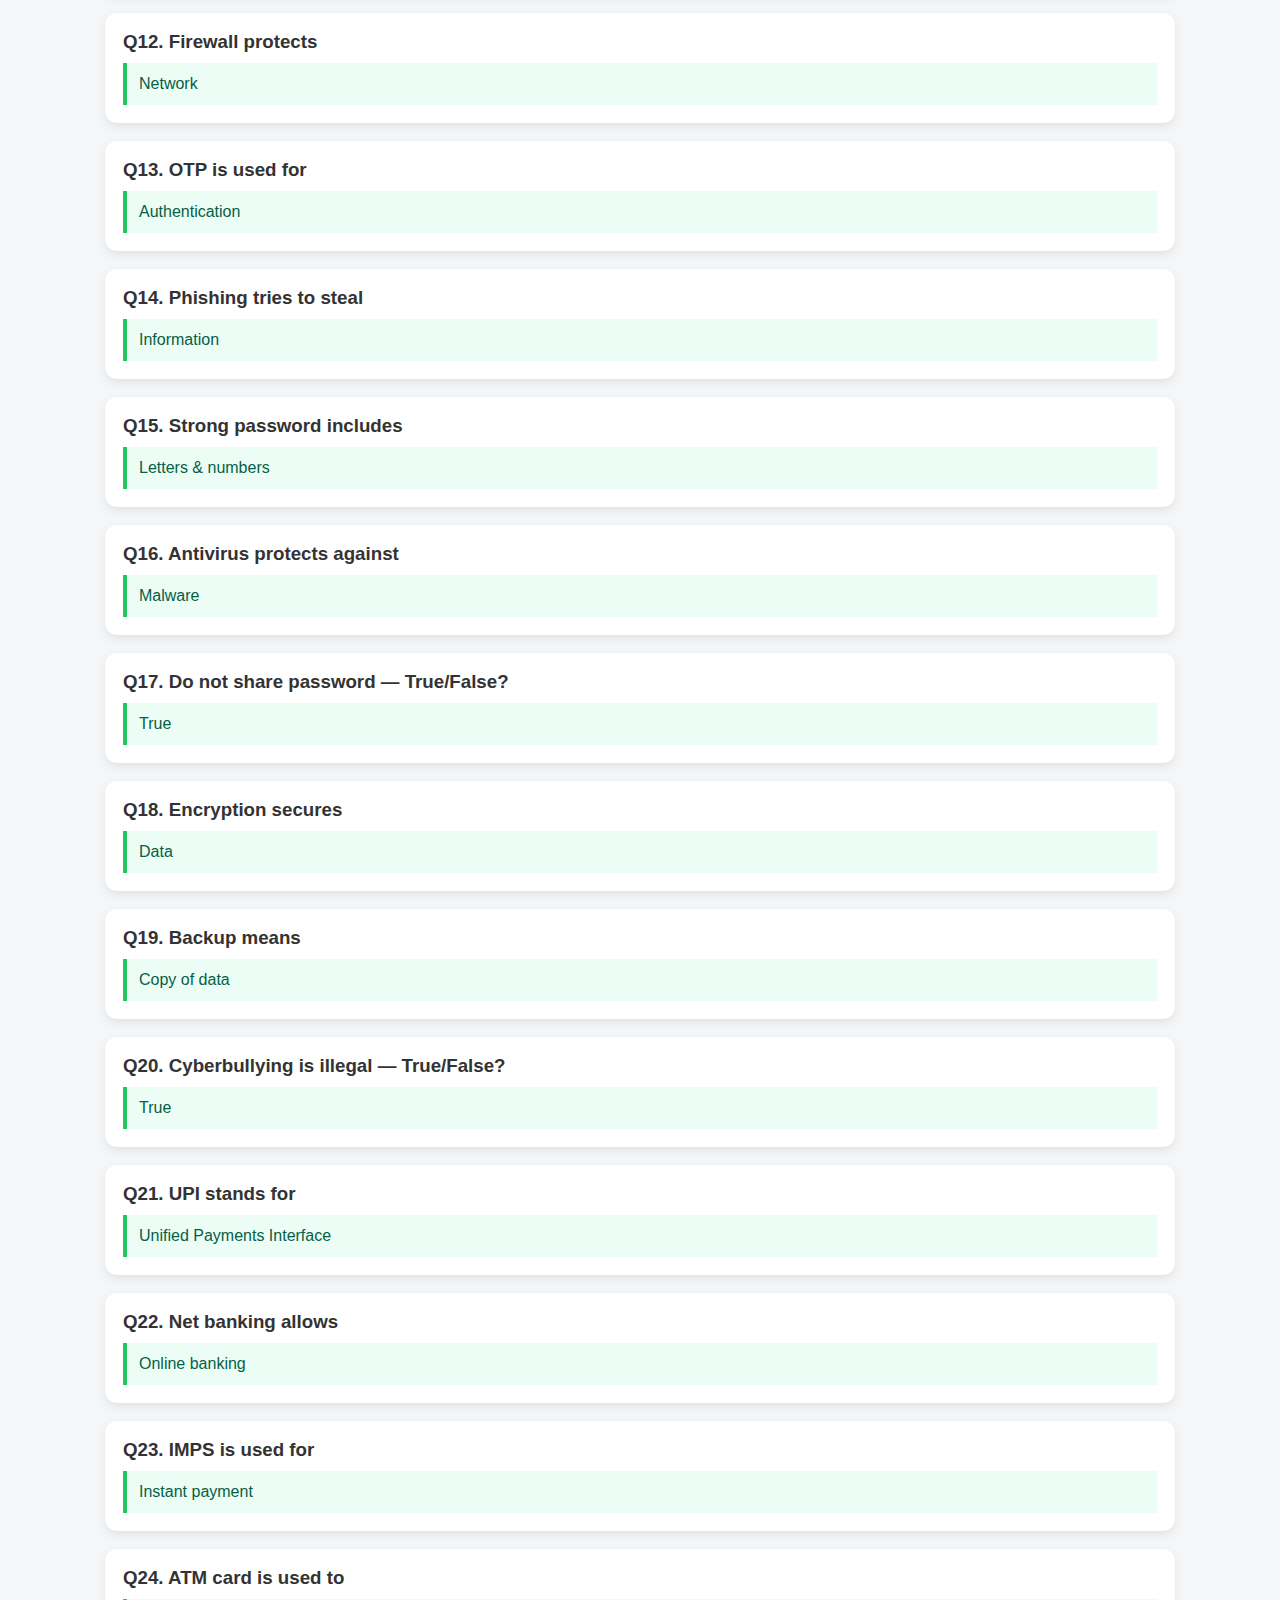
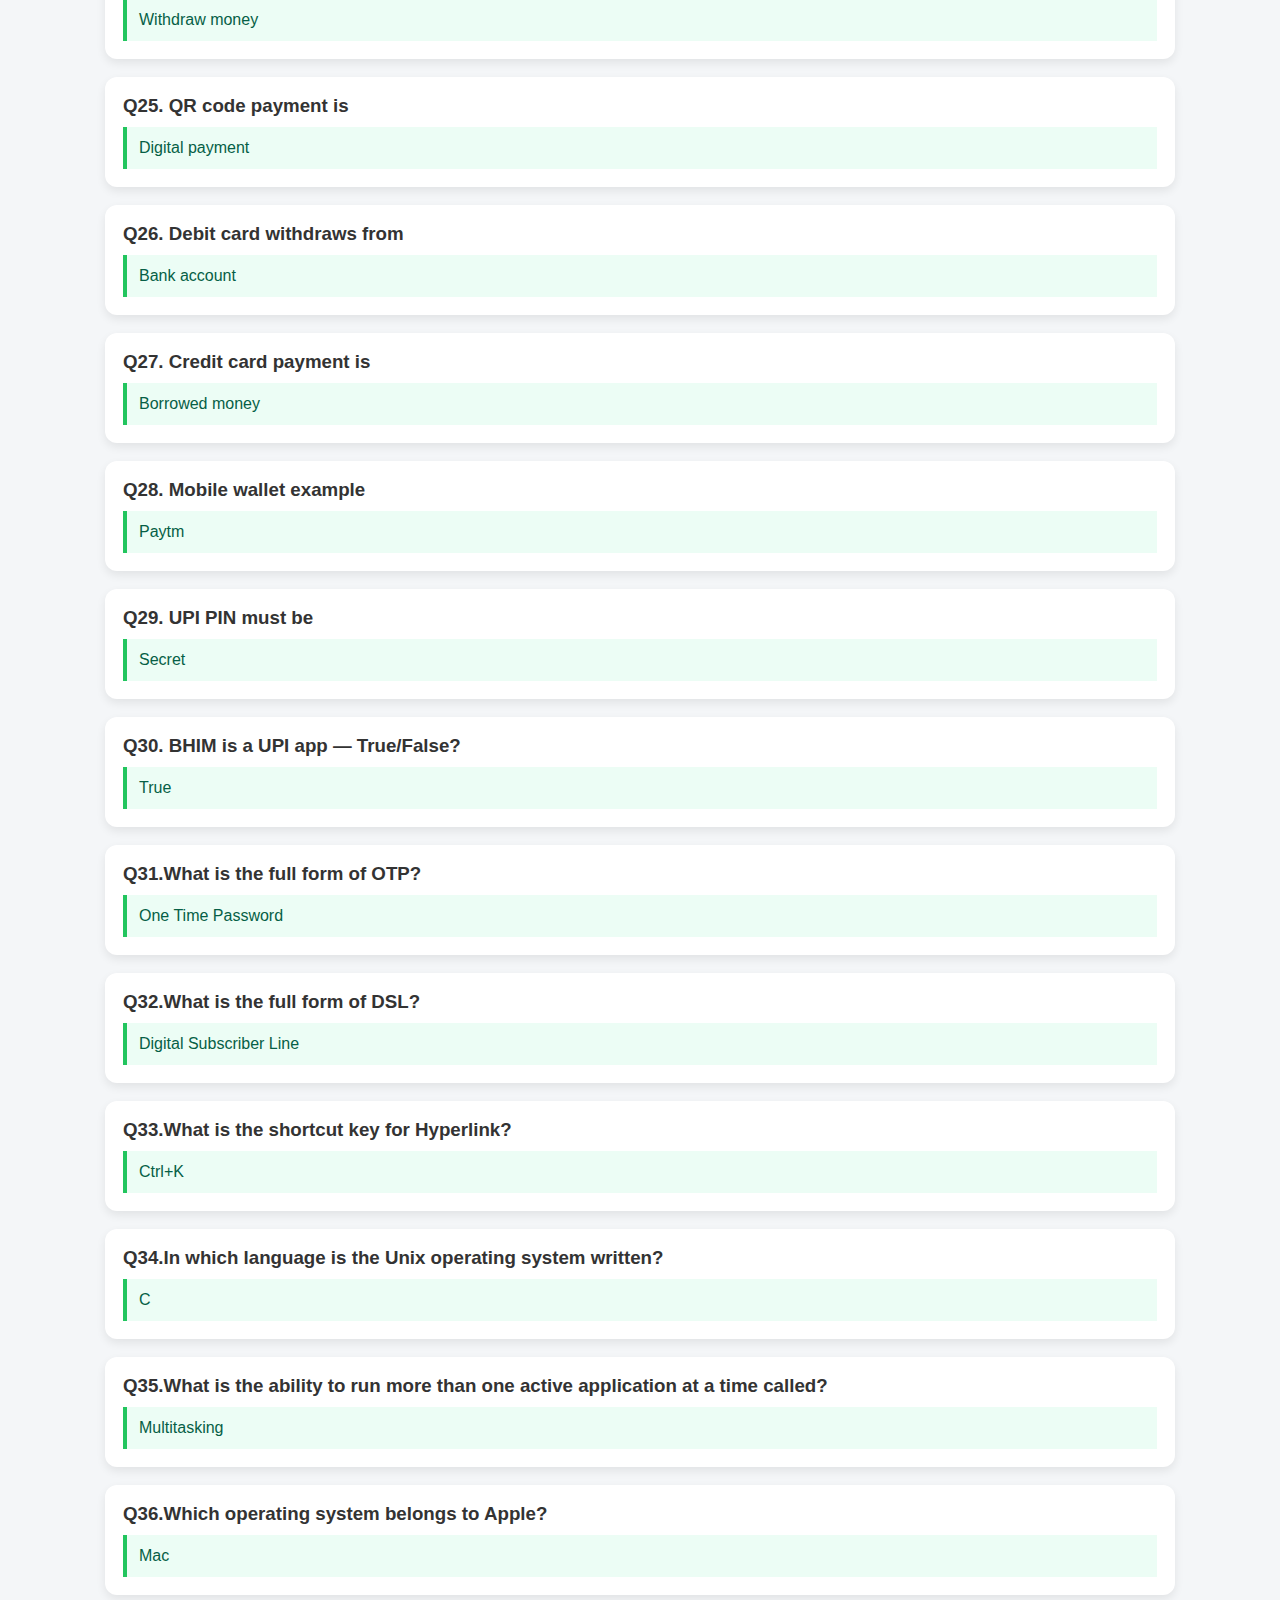
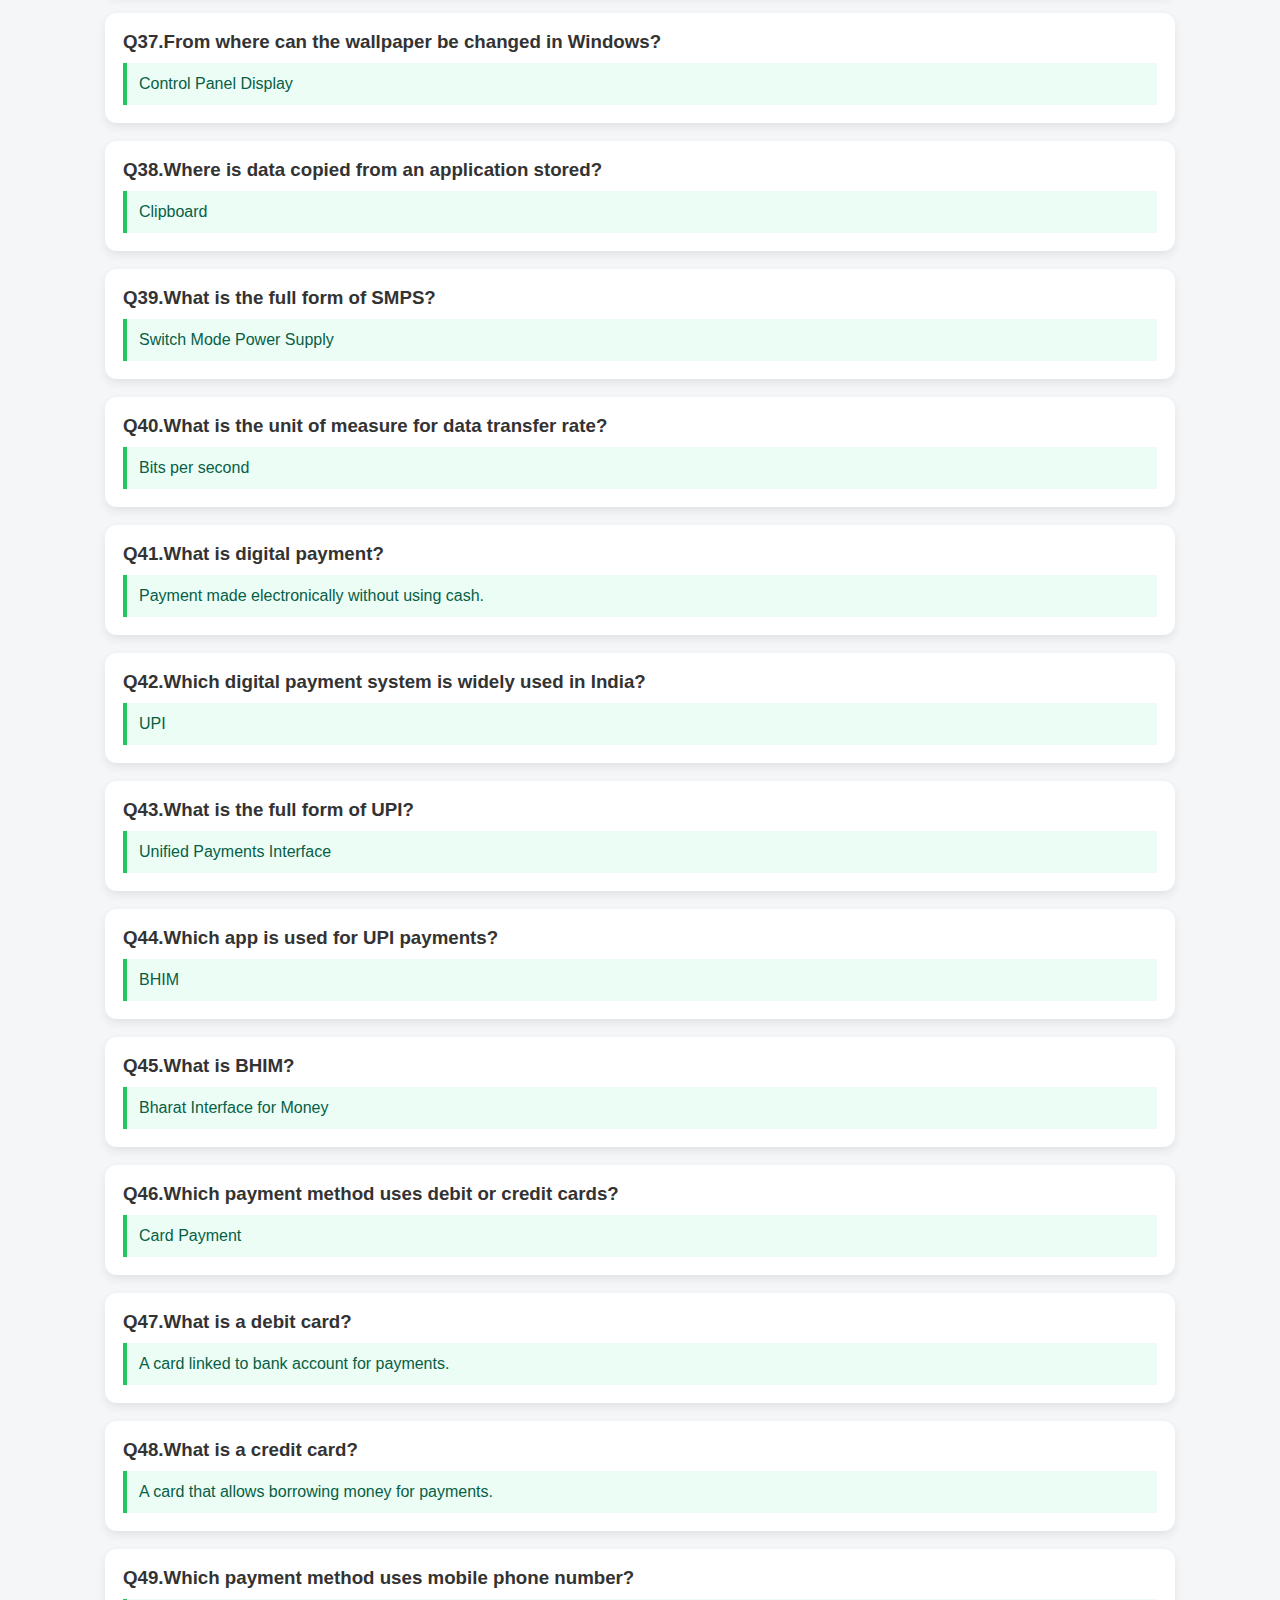
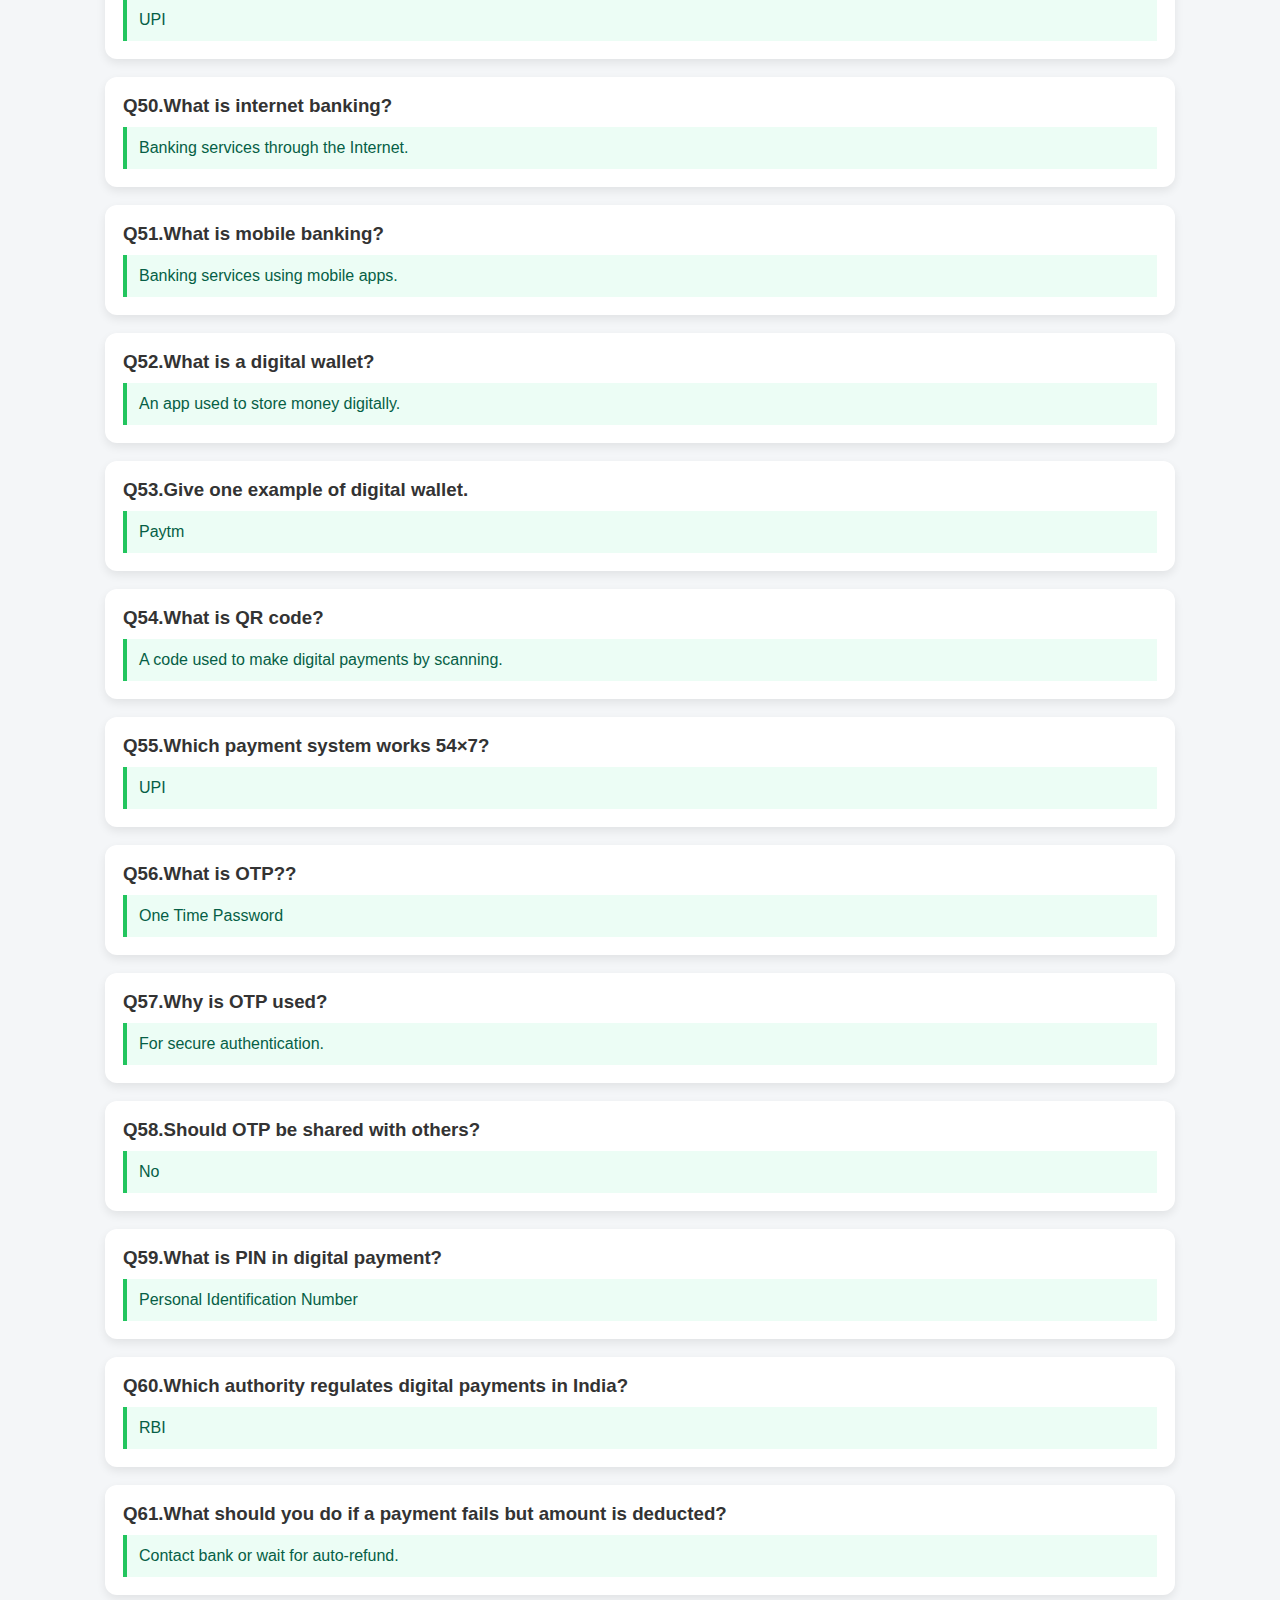
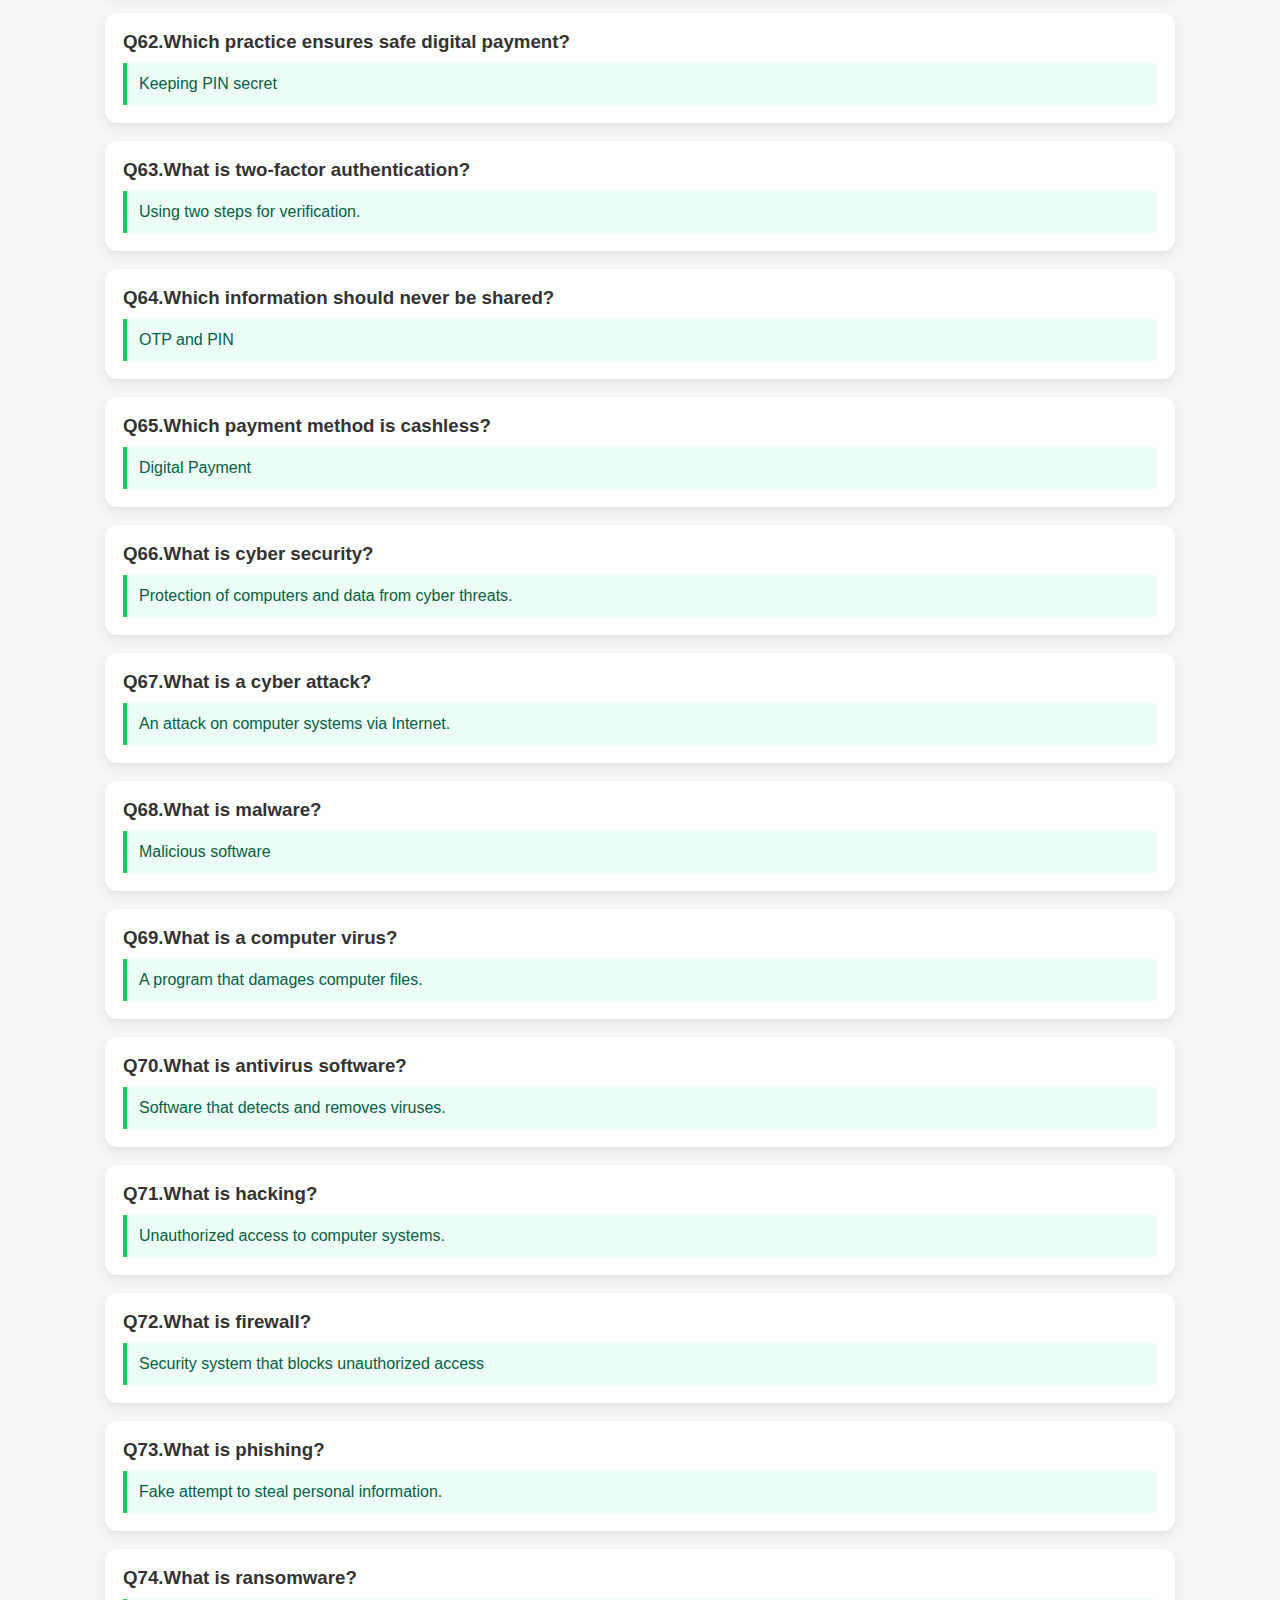
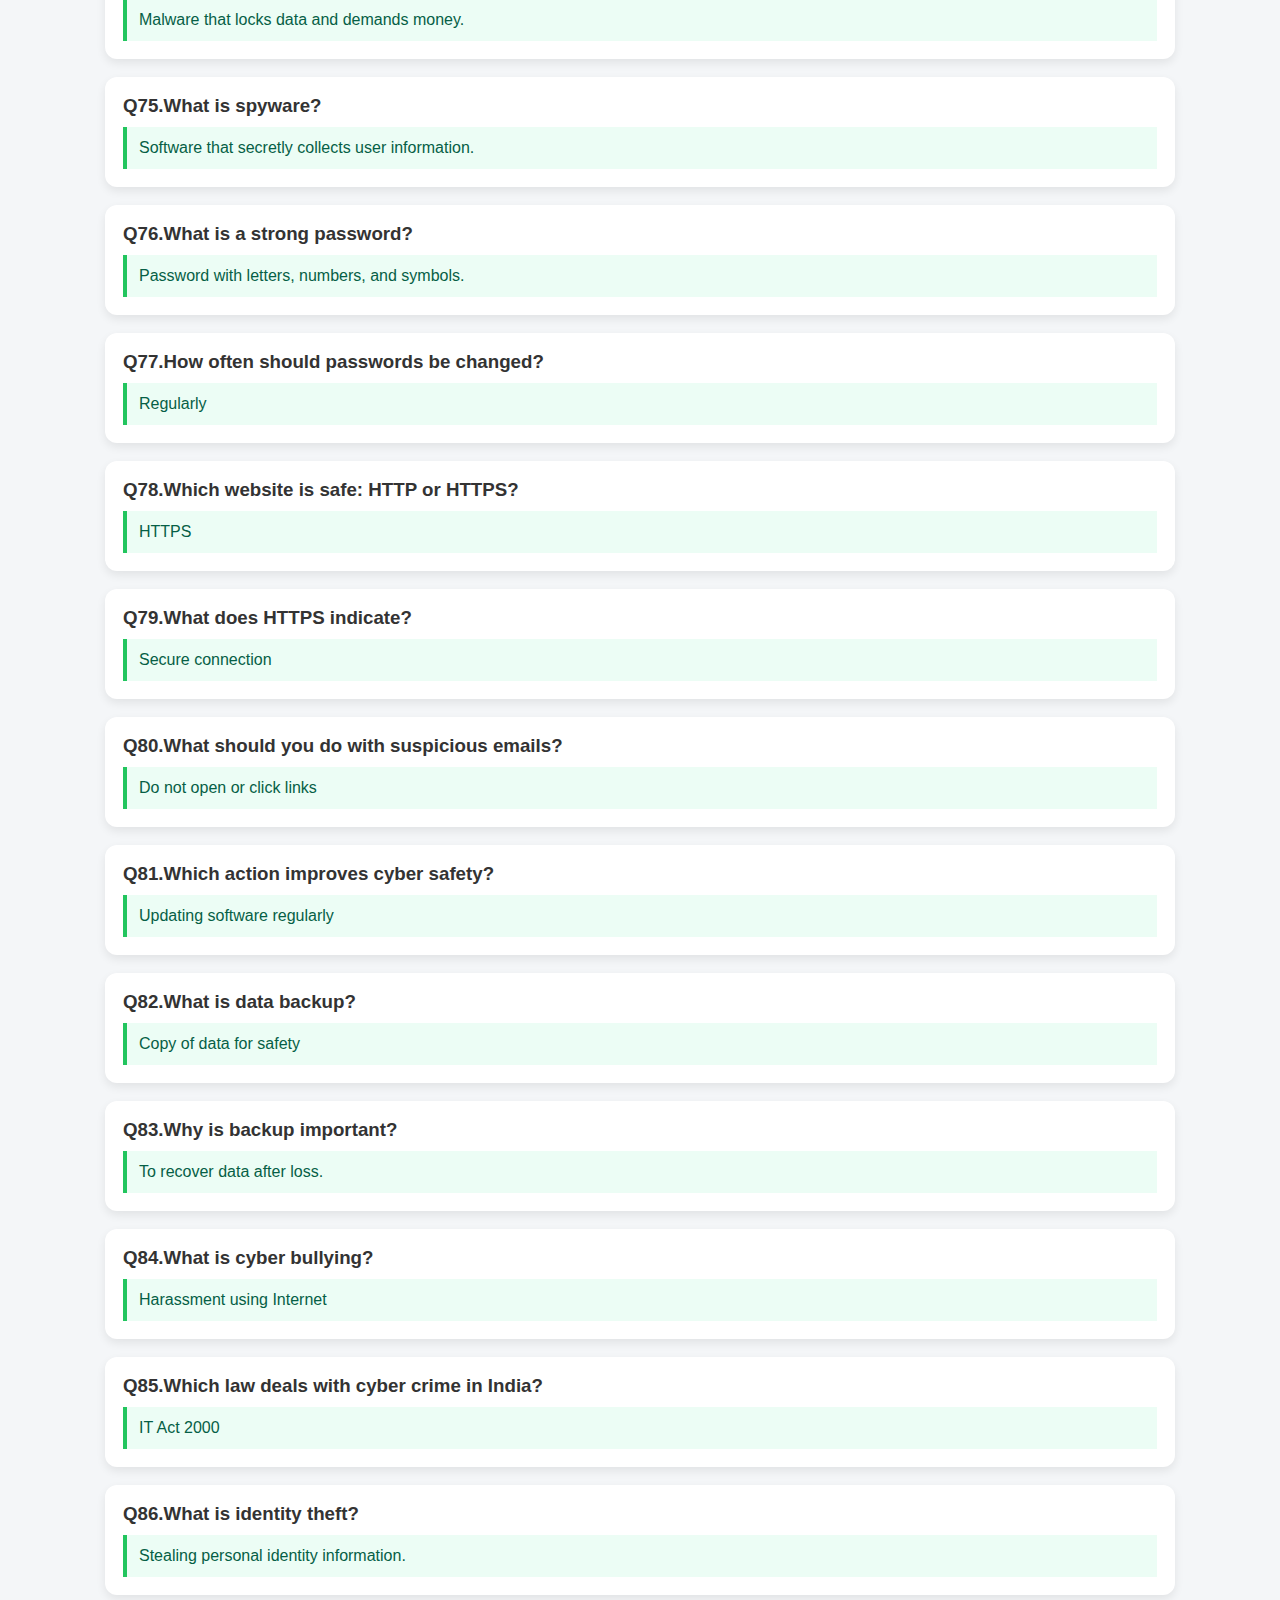
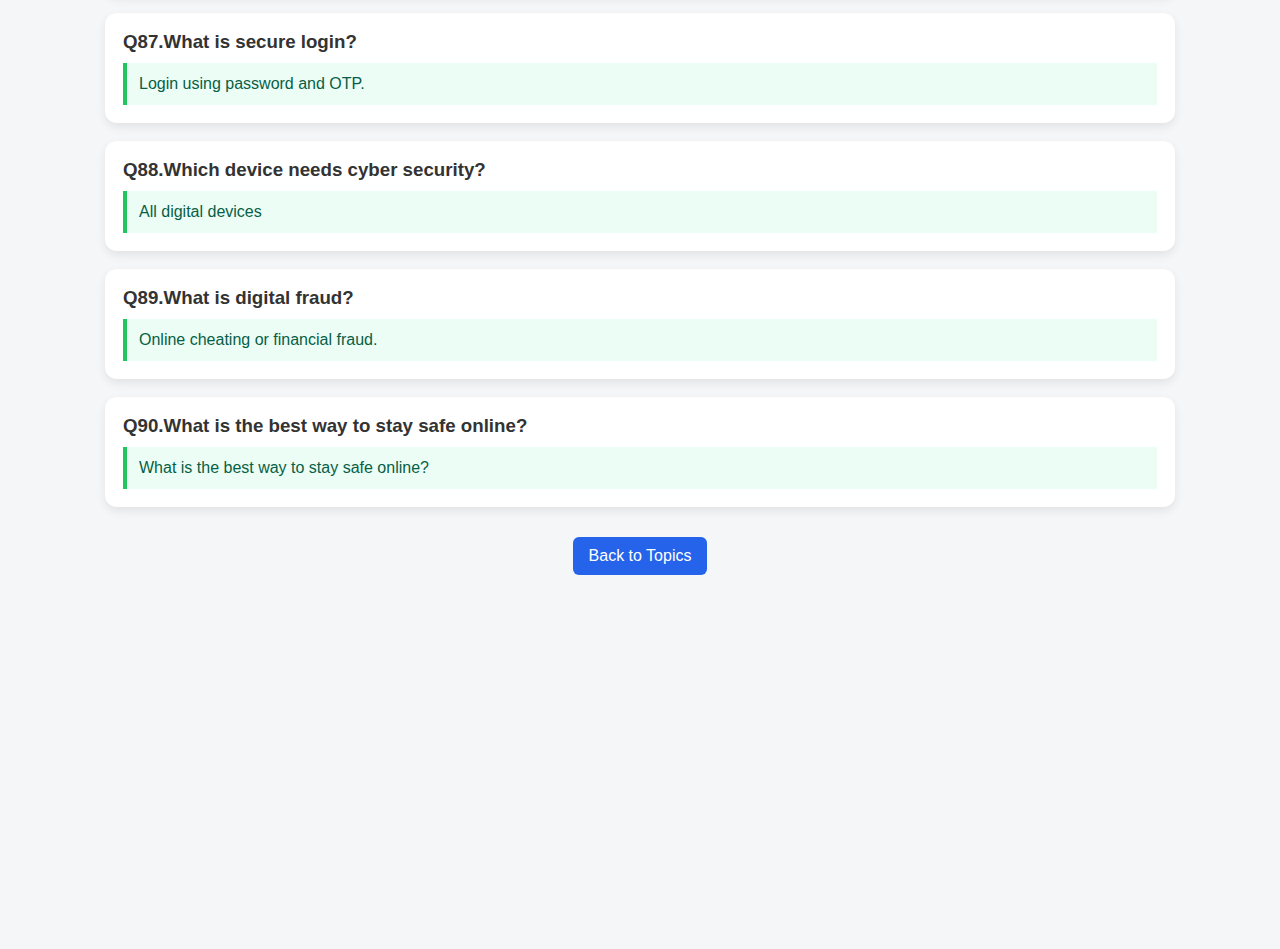
<file: cyber-security.html>
<!DOCTYPE html>
<html lang="en">
<head>
  <meta charset="UTF-8">
  <meta name="viewport" content="width=device-width, initial-scale=1.0">
  <title>Computer Fundamentals – CCC</title>
  <link rel="stylesheet" href="style.css">
</head>


<body>

<!-- HEADER -->
<header class="site-header">
    <img src="logo.jpeg" class="logo">
</header>

<!-- MAIN CONTENT -->
<main class="topic-content">
      <h1>Digital Payment & Cyber Security</h1>
      <p class="subtitle">CCC Exam | Topic-wise Questions & Answers</p>
  <div class="qa-card">
    <h3>Q1. What is UPI?</h3>
    <p class="answer">Unified Payments Interface</p>
  </div>

  <div class="qa-card">
    <h3>Q2. Example of UPI app?</h3>
    <p class="answer">Google Pay</p>
  </div>

  <div class="qa-card">
    <h3>Q3. What is ATM?</h3>
    <p class="answer">Automated Teller Machine</p>
  </div>

  <div class="qa-card">
    <h3>Q4. What is cyber crime?</h3>
    <p class="answer">Crime using computer/internet </p>
  </div>

  <div class="qa-card">
    <h3>Q5.	What is password?</h3>
    <p class="answer">Secret code for security</p>
  </div>

  <div class="qa-card">
    <h3>Q6.	What is antivirus?</h3>
    <p class="answer">Software to remove viruses</p>
  </div>

  <div class="qa-card">
    <h3>Q7.	What is phishing?</h3>
    <p class="answer">Fake attempt to steal information</p>
  </div>

  <div class="qa-card">
    <h3>Q8.	What is firewall?</h3>
    <p class="answer">Network security system</p>
  </div>

  <div class="qa-card">
    <h3>Q9.	What is OTP?</h3>
    <p class="answer">One Time Password</p>
  </div>

  <div class="qa-card">
    <h3>Q10. Which is safe password?</h3>
    <p class="answer">Combination of letters, numbers & symbols</p>
  </div>

  <div class="qa-card">
    <h3>Q11. Virus can damage files — True/False?</h3>
    <p class="answer">True</p>
  </div>

  <div class="qa-card">
    <h3>Q12. Firewall protects</h3>
    <p class="answer">Network</p>
  </div>

  <div class="qa-card">
    <h3>Q13. OTP is used for</h3>
    <p class="answer">Authentication</p>
  </div>

  <div class="qa-card">
    <h3>Q14. Phishing tries to steal</h3>
    <p class="answer">Information</p>
  </div>

  <div class="qa-card">
    <h3>Q15. Strong password includes </h3>
    <p class="answer">Letters & numbers</p>
  </div>

  <div class="qa-card">
    <h3>Q16. Antivirus protects against</h3>
    <p class="answer">Malware</p>
  </div>

  <div class="qa-card">
    <h3>Q17. Do not share password — True/False?</h3>
    <p class="answer">True</p>
  </div>

  <div class="qa-card">
    <h3>Q18.	Encryption secures </h3>
    <p class="answer">Data</p>
  </div>

  <div class="qa-card">
    <h3>Q19.	Backup means</h3>
    <p class="answer">Copy of data</p>
  </div>

  <div class="qa-card">
    <h3>Q20. Cyberbullying is illegal — True/False?</h3>
    <p class="answer">True</p>
  </div>

  <div class="qa-card">
    <h3>Q21. UPI stands for</h3>
    <p class="answer">Unified Payments Interface </p>
  </div>

  <div class="qa-card">
    <h3>Q22. Net banking allows</h3>
    <p class="answer">Online banking</p>
  </div>

  <div class="qa-card">
    <h3>Q23. IMPS is used for</h3>
    <p class="answer">Instant payment</p>
  </div>

  <div class="qa-card">
    <h3>Q24. ATM card is used to </h3>
    <p class="answer">Withdraw money</p>
  </div>

  <div class="qa-card">
    <h3>Q25. QR code payment is</h3>
    <p class="answer">Digital payment </p>
  </div>

  <div class="qa-card">
    <h3>Q26.	Debit card withdraws from</h3>
    <p class="answer">Bank account </p>
  </div>

  <div class="qa-card">
    <h3>Q27. Credit card payment is</h3>
    <p class="answer">Borrowed money</p>
  </div>

  <div class="qa-card">
    <h3>Q28. Mobile wallet example</h3>
    <p class="answer">Paytm</p>
  </div>

  <div class="qa-card">
    <h3>Q29. UPI PIN must be</h3>
    <p class="answer">Secret</p>
  </div>

  <div class="qa-card">
    <h3>Q30. BHIM is a UPI app — True/False?</h3>
    <p class="answer">True</p>
  </div>

  <div class="qa-card">
    <h3>Q31.What is the full form of OTP?</h3>
    <p class="answer">One Time Password </p>
  </div>

  <div class="qa-card">
    <h3>Q32.What is the full form of DSL?</h3>
    <p class="answer">Digital Subscriber Line</p>
  </div>

  <div class="qa-card">
    <h3>Q33.What is the shortcut key for Hyperlink?</h3>
    <p class="answer">Ctrl+K</p>
  </div>

  <div class="qa-card">
    <h3>Q34.In which language is the Unix operating system written?</h3>
    <p class="answer">C</p>
  </div>

  <div class="qa-card">
    <h3>Q35.What is the ability to run more than one active application at a time called?</h3>
    <p class="answer">Multitasking</p>
  </div>

  <div class="qa-card">
    <h3>Q36.Which operating system belongs to Apple?</h3>
    <p class="answer">Mac</p>
  </div>

  <div class="qa-card">
    <h3>Q37.From where can the wallpaper be changed in Windows?</h3>
    <p class="answer">Control Panel Display</p>
  </div>

  <div class="qa-card">
    <h3>Q38.Where is data copied from an application stored?</h3>
    <p class="answer">Clipboard</p>
  </div>

  <div class="qa-card">
    <h3>Q39.What is the full form of SMPS?</h3>
    <p class="answer">Switch Mode Power Supply</p>
  </div>

  <div class="qa-card">
    <h3>Q40.What is the unit of measure for data transfer rate?</h3>
    <p class="answer">Bits per second</p>
  </div>

  <div class="qa-card">
    <h3>Q41.What is digital payment?</h3>
    <p class="answer">Payment made electronically without using cash. </p>
  </div>

  <div class="qa-card">
    <h3>Q42.Which digital payment system is widely used in India?</h3>
    <p class="answer">UPI</p>
  </div>

  <div class="qa-card">
    <h3>Q43.What is the full form of UPI?</h3>
    <p class="answer">Unified Payments Interface</p>
  </div>

  <div class="qa-card">
    <h3>Q44.Which app is used for UPI payments? </h3>
    <p class="answer">BHIM</p>
  </div>

  <div class="qa-card">
    <h3>Q45.What is BHIM? </h3>
    <p class="answer">Bharat Interface for Money</p>
  </div>

  <div class="qa-card">
    <h3>Q46.Which payment method uses debit or credit cards?</h3>
    <p class="answer">Card Payment </p>
  </div>

  <div class="qa-card">
    <h3>Q47.What is a debit card? </h3>
    <p class="answer">A card linked to bank account for payments.</p>
  </div>

  <div class="qa-card">
    <h3>Q48.What is a credit card?</h3>
    <p class="answer">A card that allows borrowing money for payments.</p>
  </div>

  <div class="qa-card">
    <h3>Q49.Which payment method uses mobile phone number?</h3>
    <p class="answer">UPI</p>
  </div>

  <div class="qa-card">
    <h3>Q50.What is internet banking?</h3>
    <p class="answer">Banking services through the Internet.</p>
  </div>

  <div class="qa-card">
    <h3>Q51.What is mobile banking?</h3>
    <p class="answer">Banking services using mobile apps.</p>
  </div>

  <div class="qa-card">
    <h3>Q52.What is a digital wallet?</h3>
    <p class="answer">An app used to store money digitally.</p>
  </div>

  <div class="qa-card">
    <h3>Q53.Give one example of digital wallet.</h3>
    <p class="answer">Paytm</p>
  </div>

  <div class="qa-card">
    <h3>Q54.What is QR code?</h3>
    <p class="answer">A code used to make digital payments by scanning.</p>
  </div>

  <div class="qa-card">
    <h3>Q55.Which payment system works 54×7?</h3>
    <p class="answer">UPI</p>
  </div>

  <div class="qa-card">
    <h3>Q56.What is OTP??</h3>
    <p class="answer">One Time Password</p>
  </div>

  <div class="qa-card">
    <h3>Q57.Why is OTP used?</h3>
    <p class="answer">For secure authentication.</p>
  </div>

  <div class="qa-card">
    <h3>Q58.Should OTP be shared with others? </h3>
    <p class="answer">No</p>
  </div>

  <div class="qa-card">
    <h3>Q59.What is PIN in digital payment?</h3>
    <p class="answer">Personal Identification Number </p>
  </div>

  <div class="qa-card">
    <h3>Q60.Which authority regulates digital payments in India?</h3>
    <p class="answer">RBI </p>
  </div>

  <div class="qa-card">
    <h3>Q61.What should you do if a payment fails but amount is deducted?</h3>
    <p class="answer">Contact bank or wait for auto-refund.</p>
  </div>

  <div class="qa-card">
    <h3>Q62.Which practice ensures safe digital payment?</h3>
    <p class="answer">Keeping PIN secret </p>
  </div>

  <div class="qa-card">
    <h3>Q63.What is two-factor authentication?</h3>
    <p class="answer">Using two steps for verification.</p>
  </div>

  <div class="qa-card">
    <h3>Q64.Which information should never be shared?</h3>
    <p class="answer">OTP and PIN</p>
  </div>

  <div class="qa-card">
    <h3>Q65.Which payment method is cashless?</h3>
    <p class="answer">Digital Payment </p>
  </div>

  <div class="qa-card">
    <h3>Q66.What is cyber security?</h3>
    <p class="answer">Protection of computers and data from cyber threats.</p>
  </div>

  <div class="qa-card">
    <h3>Q67.What is a cyber attack?</h3>
    <p class="answer">An attack on computer systems via Internet.</p>
  </div>

  <div class="qa-card">
    <h3>Q68.What is malware?</h3>
    <p class="answer">Malicious software </p>
  </div>

  <div class="qa-card">
    <h3>Q69.What is a computer virus?</h3>
    <p class="answer">A program that damages computer files.</p>
  </div>

  <div class="qa-card">
    <h3>Q70.What is antivirus software? </h3>
    <p class="answer">Software that detects and removes viruses.</p>
  </div>

  <div class="qa-card">
    <h3>Q71.What is hacking? </h3>
    <p class="answer">Unauthorized access to computer systems.</p>
  </div>

  <div class="qa-card">
    <h3>Q72.What is firewall?</h3>
    <p class="answer">Security system that blocks unauthorized access</p>
  </div>

  <div class="qa-card">
    <h3>Q73.What is phishing?</h3>
    <p class="answer">Fake attempt to steal personal information.</p>
  </div>

  <div class="qa-card">
    <h3>Q74.What is ransomware? </h3>
    <p class="answer">Malware that locks data and demands money. </p>
  </div>

  <div class="qa-card">
    <h3>Q75.What is spyware?</h3>
    <p class="answer">Software that secretly collects user information.</p>
  </div>

  <div class="qa-card">
    <h3>Q76.What is a strong password?</h3>
    <p class="answer">Password with letters, numbers, and symbols. </p>
  </div>

  <div class="qa-card">
    <h3>Q77.How often should passwords be changed?</h3>
    <p class="answer">Regularly</p>
  </div>

  <div class="qa-card">
    <h3>Q78.Which website is safe: HTTP or HTTPS? </h3>
    <p class="answer">HTTPS</p>
  </div>

  <div class="qa-card">
    <h3>Q79.What does HTTPS indicate?</h3>
    <p class="answer">Secure connection</p>
  </div>

  <div class="qa-card">
    <h3>Q80.What should you do with suspicious emails? </h3>
    <p class="answer">Do not open or click links</p>
  </div>

  <div class="qa-card">
    <h3>Q81.Which action improves cyber safety?</h3>
    <p class="answer">Updating software regularly</p>
  </div>

  <div class="qa-card">
    <h3>Q82.What is data backup? </h3>
    <p class="answer">Copy of data for safety</p>
  </div>

  <div class="qa-card">
    <h3>Q83.Why is backup important? </h3>
    <p class="answer">To recover data after loss.</p>
  </div>

  <div class="qa-card">
    <h3>Q84.What is cyber bullying?</h3>
    <p class="answer">Harassment using Internet</p>
  </div>

  <div class="qa-card">
    <h3>Q85.Which law deals with cyber crime in India?</h3>
    <p class="answer">IT Act 2000</p>
  </div>

  <div class="qa-card">
    <h3>Q86.What is identity theft? </h3>
    <p class="answer">Stealing personal identity information.</p>
  </div>

  <div class="qa-card">
    <h3>Q87.What is secure login? </h3>
    <p class="answer">Login using password and OTP.</p>
  </div>

  <div class="qa-card">
    <h3>Q88.Which device needs cyber security?</h3>
    <p class="answer">All digital devices</p>
  </div>

  <div class="qa-card">
    <h3>Q89.What is digital fraud? </h3>
    <p class="answer">Online cheating or financial fraud. </p>
  </div>

  <div class="qa-card">
    <h3>Q90.What is the best way to stay safe online?</h3>
    <p class="answer">What is the best way to stay safe online?</p>
  </div>
<a href="index.html" class="exit-btn">Back to Topics</a>
<!-- Bottom Logo -->
  <div class="footer-logo">
    <img src="logo1.jpeg" alt="Footer Logo">
  </div>
</main>

<footer class="site-footer">
  <nav>
    <a href="index.html">HOME</a>
    <a href="#">ABOUT</a>
    <a href="#">CONTACT</a>
  </nav>
</footer>
</body>
</html>
</file>
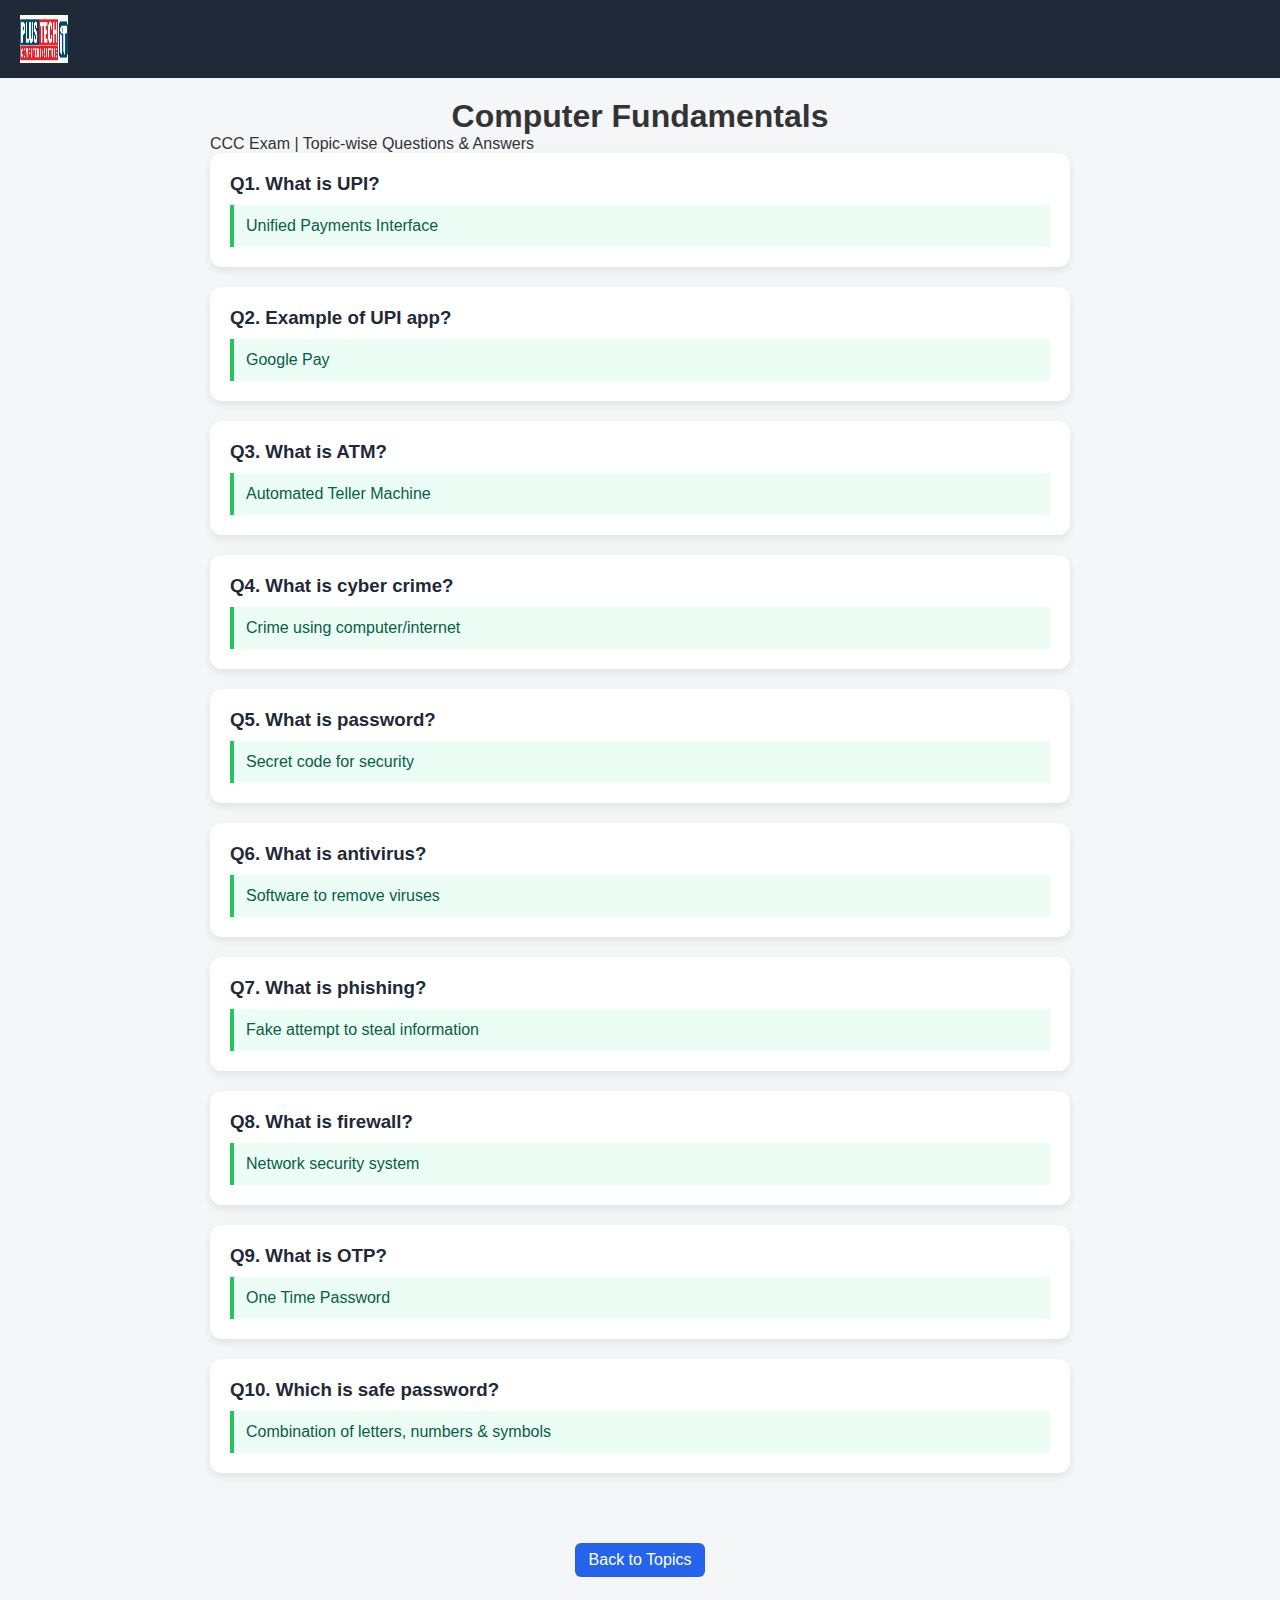
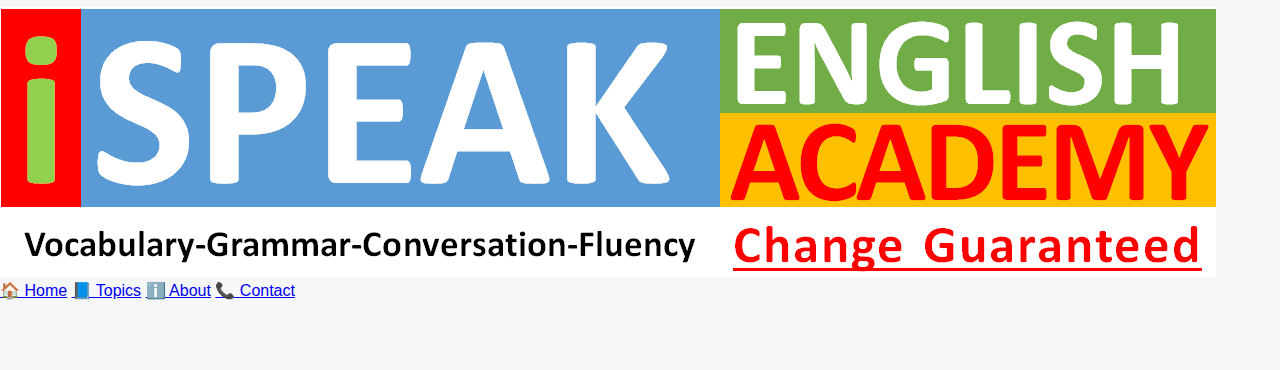
<file: e-governance.html>
<!DOCTYPE html>
<html lang="en">
<head>
  <meta charset="UTF-8">
  <meta name="viewport" content="width=device-width, initial-scale=1.0">
  <title>Computer Fundamentals – CCC</title>
  <link rel="stylesheet" href="style.css">
</head>
<style>
  body {
  margin: 0;
  font-family: Arial, sans-serif;
  background: #f4f6f8;
  color: #333;
}

/* HEADER */
.topic-header {
  display: flex;
  justify-content: space-between;
  align-items: center;
  background: #1f2937;
  color: white;
  padding: 15px 20px;
}


.logo {
  width: 48px;
  height: 48px;
}

.exit-btn {
  background: #2563eb;
  color: white;
  padding: 8px 14px;
  border-radius: 6px;
  text-decoration: none;
}

/* MAIN CONTENT */
.topic-content {
  max-width: 900px;
  margin: auto;
  padding: 20px;
}

/* QA CARD */
.qa-card {
  background: white;
  padding: 20px;
  margin-bottom: 20px;
  border-radius: 12px;
  box-shadow: 0 4px 10px rgba(0,0,0,0.08);
}

.qa-card h3 {
  margin-bottom: 10px;
  color: #1f2937;
}

.answer {
  padding-left: 12px;
  border-left: 4px solid #22c55e;
  font-size: 16px;
}

/* MOBILE */
@media (max-width: 600px) {
  .topic-header {
    flex-direction: column;
    align-items: flex-start;
    gap: 10px;
  }
  .logo{
    width: 340px;
    height: 100px;
  }
}

</style>
<body>

<!-- HEADER -->
<header class="topic-header">
    <img src="logo.jpeg" class="logo">
</header>

<!-- MAIN CONTENT -->
<main class="topic-content">
<div>
      <h1>Computer Fundamentals</h1>
      <span>CCC Exam | Topic-wise Questions & Answers</span>
    </div>
  <div class="qa-card">
    <h3>Q1. What is UPI?</h3>
    <p class="answer">Unified Payments Interface</p>
  </div>

  <div class="qa-card">
    <h3>Q2. Example of UPI app?</h3>
    <p class="answer">Google Pay</p>
  </div>

  <div class="qa-card">
    <h3>Q3. What is ATM?</h3>
    <p class="answer">Automated Teller Machine</p>
  </div>

  <div class="qa-card">
    <h3>Q4. What is cyber crime?</h3>
    <p class="answer">Crime using computer/internet </p>
  </div>

  <div class="qa-card">
    <h3>Q5.	What is password?</h3>
    <p class="answer">Secret code for security</p>
  </div>

  <div class="qa-card">
    <h3>Q6.	What is antivirus?</h3>
    <p class="answer">Software to remove viruses</p>
  </div>

  <div class="qa-card">
    <h3>Q7.	What is phishing?</h3>
    <p class="answer">Fake attempt to steal information</p>
  </div>

  <div class="qa-card">
    <h3>Q8.	What is firewall?</h3>
    <p class="answer">Network security system</p>
  </div>

  <div class="qa-card">
    <h3>Q9.	What is OTP?</h3>
    <p class="answer">One Time Password</p>
  </div>

  <div class="qa-card">
    <h3>Q10. Which is safe password?</h3>
    <p class="answer">Combination of letters, numbers & symbols</p>
  </div>

</main>
<a href="index.html" class="exit-btn">Back to Topics</a>

<img src="logo1.png" alt="" class="logo1">
<footer class="fixed-footer">
  <nav class="footer-menu">
    <a href="index.html">🏠 Home</a>
    <a href="index.html#topics">📘 Topics</a>
    <a href="#">ℹ️ About</a>
    <a href="#">📞 Contact</a>
  </nav>
</footer>
</body>
</html>
</file>
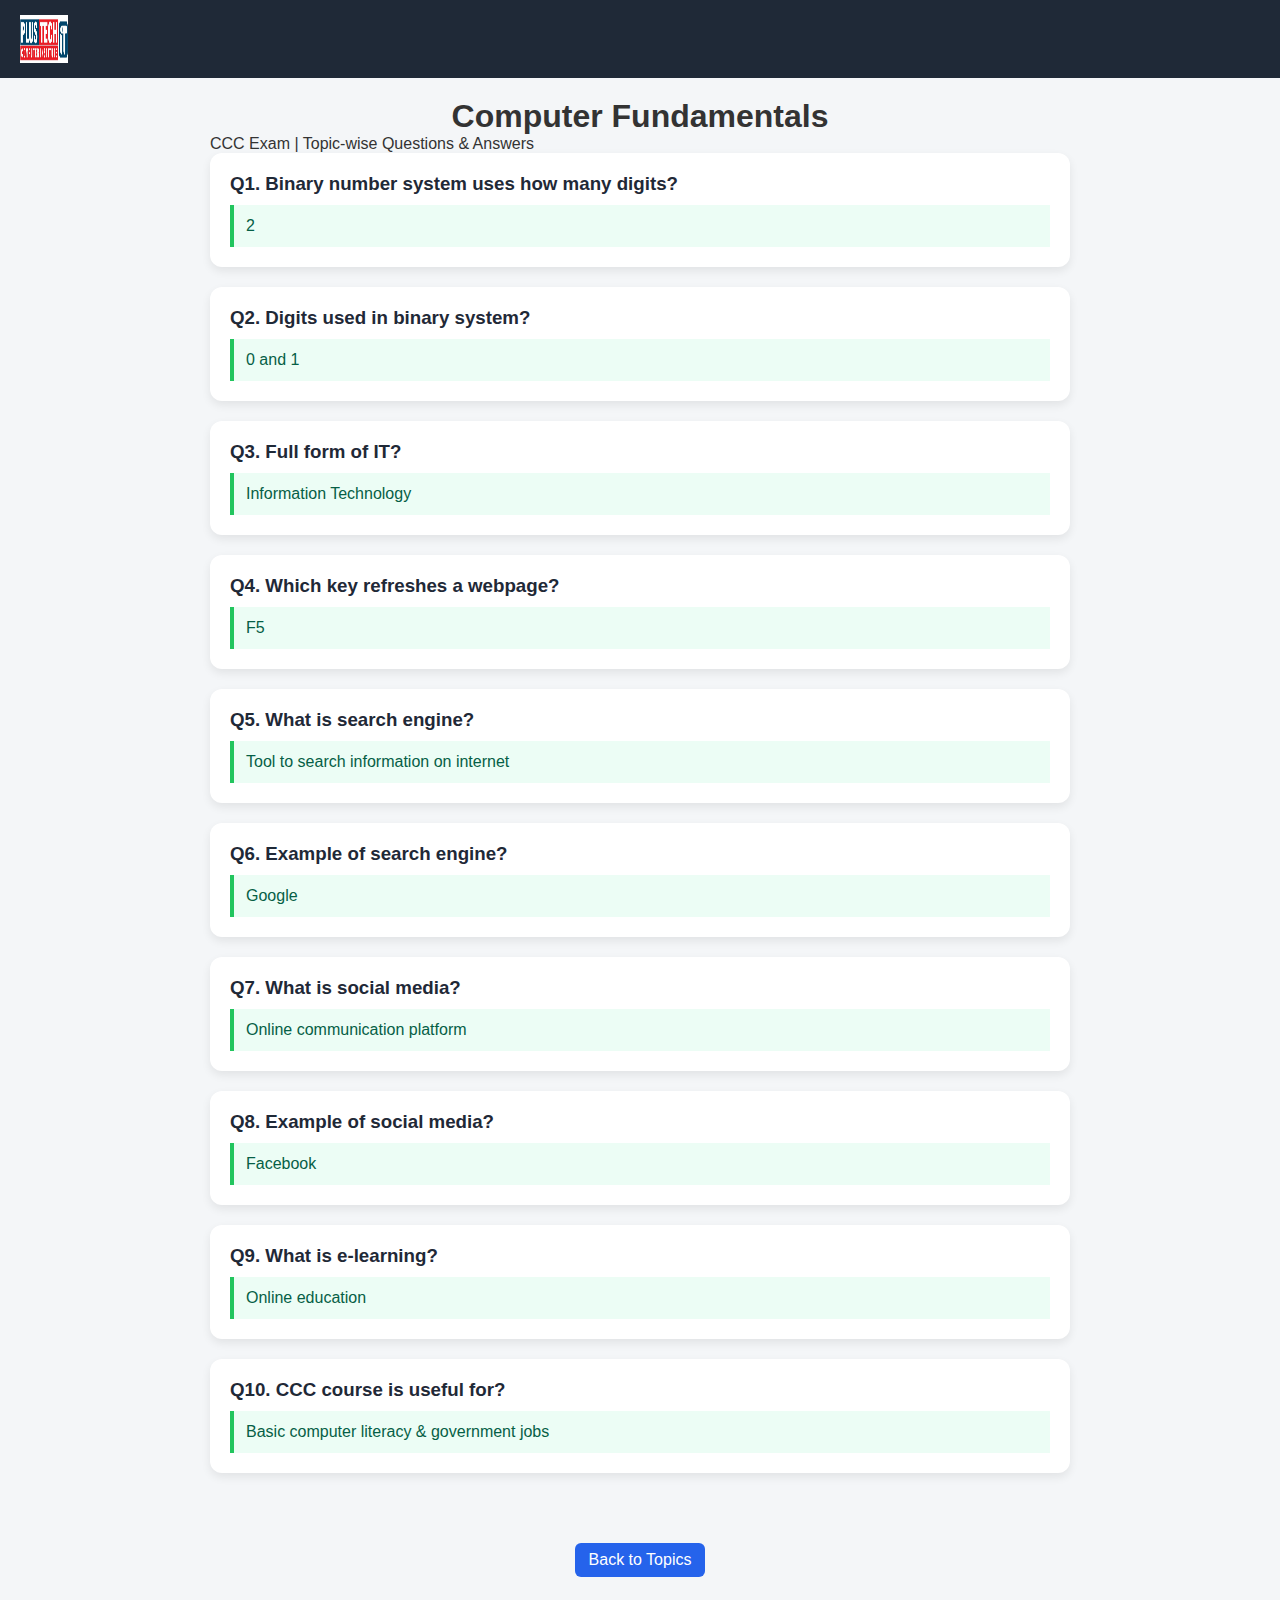
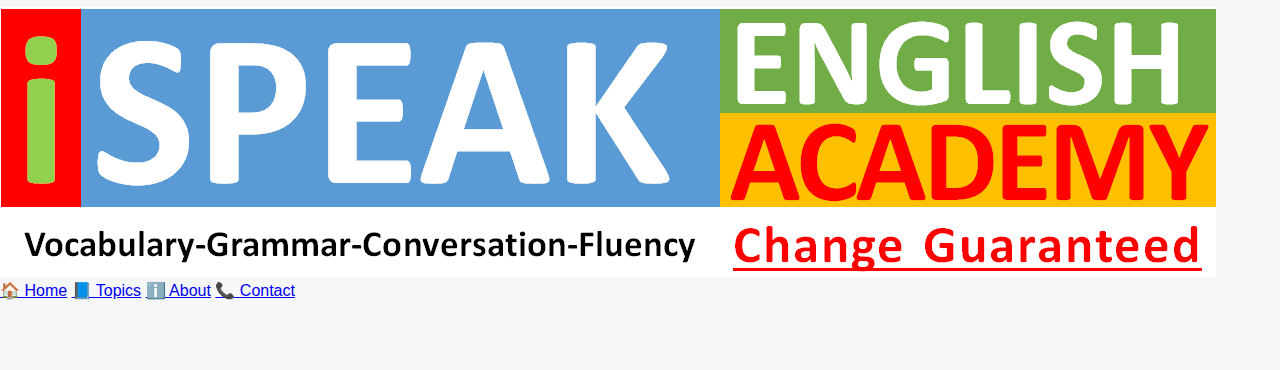
<file: general-awareness.html>
<!DOCTYPE html>
<html lang="en">
<head>
  <meta charset="UTF-8">
  <meta name="viewport" content="width=device-width, initial-scale=1.0">
  <title>Computer Fundamentals – CCC</title>
  <link rel="stylesheet" href="style.css">
</head>
<style>
  body {
  margin: 0;
  font-family: Arial, sans-serif;
  background: #f4f6f8;
  color: #333;
}

/* HEADER */
.topic-header {
  display: flex;
  justify-content: space-between;
  align-items: center;
  background: #1f2937;
  color: white;
  padding: 15px 20px;
}


.logo {
  width: 48px;
  height: 48px;
}

.exit-btn {
  background: #2563eb;
  color: white;
  padding: 8px 14px;
  border-radius: 6px;
  text-decoration: none;
}

/* MAIN CONTENT */
.topic-content {
  max-width: 900px;
  margin: auto;
  padding: 20px;
}

/* QA CARD */
.qa-card {
  background: white;
  padding: 20px;
  margin-bottom: 20px;
  border-radius: 12px;
  box-shadow: 0 4px 10px rgba(0,0,0,0.08);
}

.qa-card h3 {
  margin-bottom: 10px;
  color: #1f2937;
}

.answer {
  display: block;              /* FORCE VISIBILITY */
  margin-top: 10px;
  padding: 12px;
  background-color: #ecfdf5;
  color: #065f46;
  border-left: 4px solid #22c55e;
  font-size: 16px;
}


/* MOBILE */
@media (max-width: 600px) {
  .topic-header {
    flex-direction: column;
    align-items: flex-start;
    gap: 10px;
  }
  .logo{
    width: 340px;
    height: 100px;
  }
}

</style>
<body>

<!-- HEADER -->
<header class="topic-header">
    <img src="logo.jpeg" class="logo">
</header>

<!-- MAIN CONTENT -->
<main class="topic-content">
<div>
      <h1>Computer Fundamentals</h1>
      <span>CCC Exam | Topic-wise Questions & Answers</span>
    </div>
  <div class="qa-card">
    <h3>Q1. Binary number system uses how many digits?</h3>
    <p class="answer">2 </p>
  </div>

  <div class="qa-card">
    <h3>Q2. Digits used in binary system?</h3>
    <p class="answer">0 and 1</p>
  </div>

  <div class="qa-card">
    <h3>Q3. Full form of IT?</h3>
    <p class="answer">Information Technology</p>
  </div>

  <div class="qa-card">
    <h3>Q4. Which key refreshes a webpage?</h3>
    <p class="answer"> F5</p>
  </div>

  <div class="qa-card">
    <h3>Q5.	What is search engine? </h3>
    <p class="answer">Tool to search information on internet</p>
  </div>

  <div class="qa-card">
    <h3>Q6.	Example of search engine?</h3>
    <p class="answer">Google</p>
  </div>

  <div class="qa-card">
    <h3>Q7.	What is social media?</h3>
    <p class="answer">Online communication platform</p>
  </div>

  <div class="qa-card">
    <h3>Q8.	Example of social media?</h3>
    <p class="answer">Facebook</p>
  </div>

  <div class="qa-card">
    <h3>Q9.	What is e-learning?</h3>
    <p class="answer">Online education</p>
  </div>

  <div class="qa-card">
    <h3>Q10. CCC course is useful for? </h3>
    <p class="answer">Basic computer literacy & government jobs</p>
  </div>

</main>
<a href="index.html" class="exit-btn">Back to Topics</a>

<img src="logo1.png" alt="" class="logo1">
<footer class="fixed-footer">
  <nav class="footer-menu">
    <a href="index.html">🏠 Home</a>
    <a href="index.html#topics">📘 Topics</a>
    <a href="#">ℹ️ About</a>
    <a href="#">📞 Contact</a>
  </nav>
</footer>
</body>
</html>
</file>
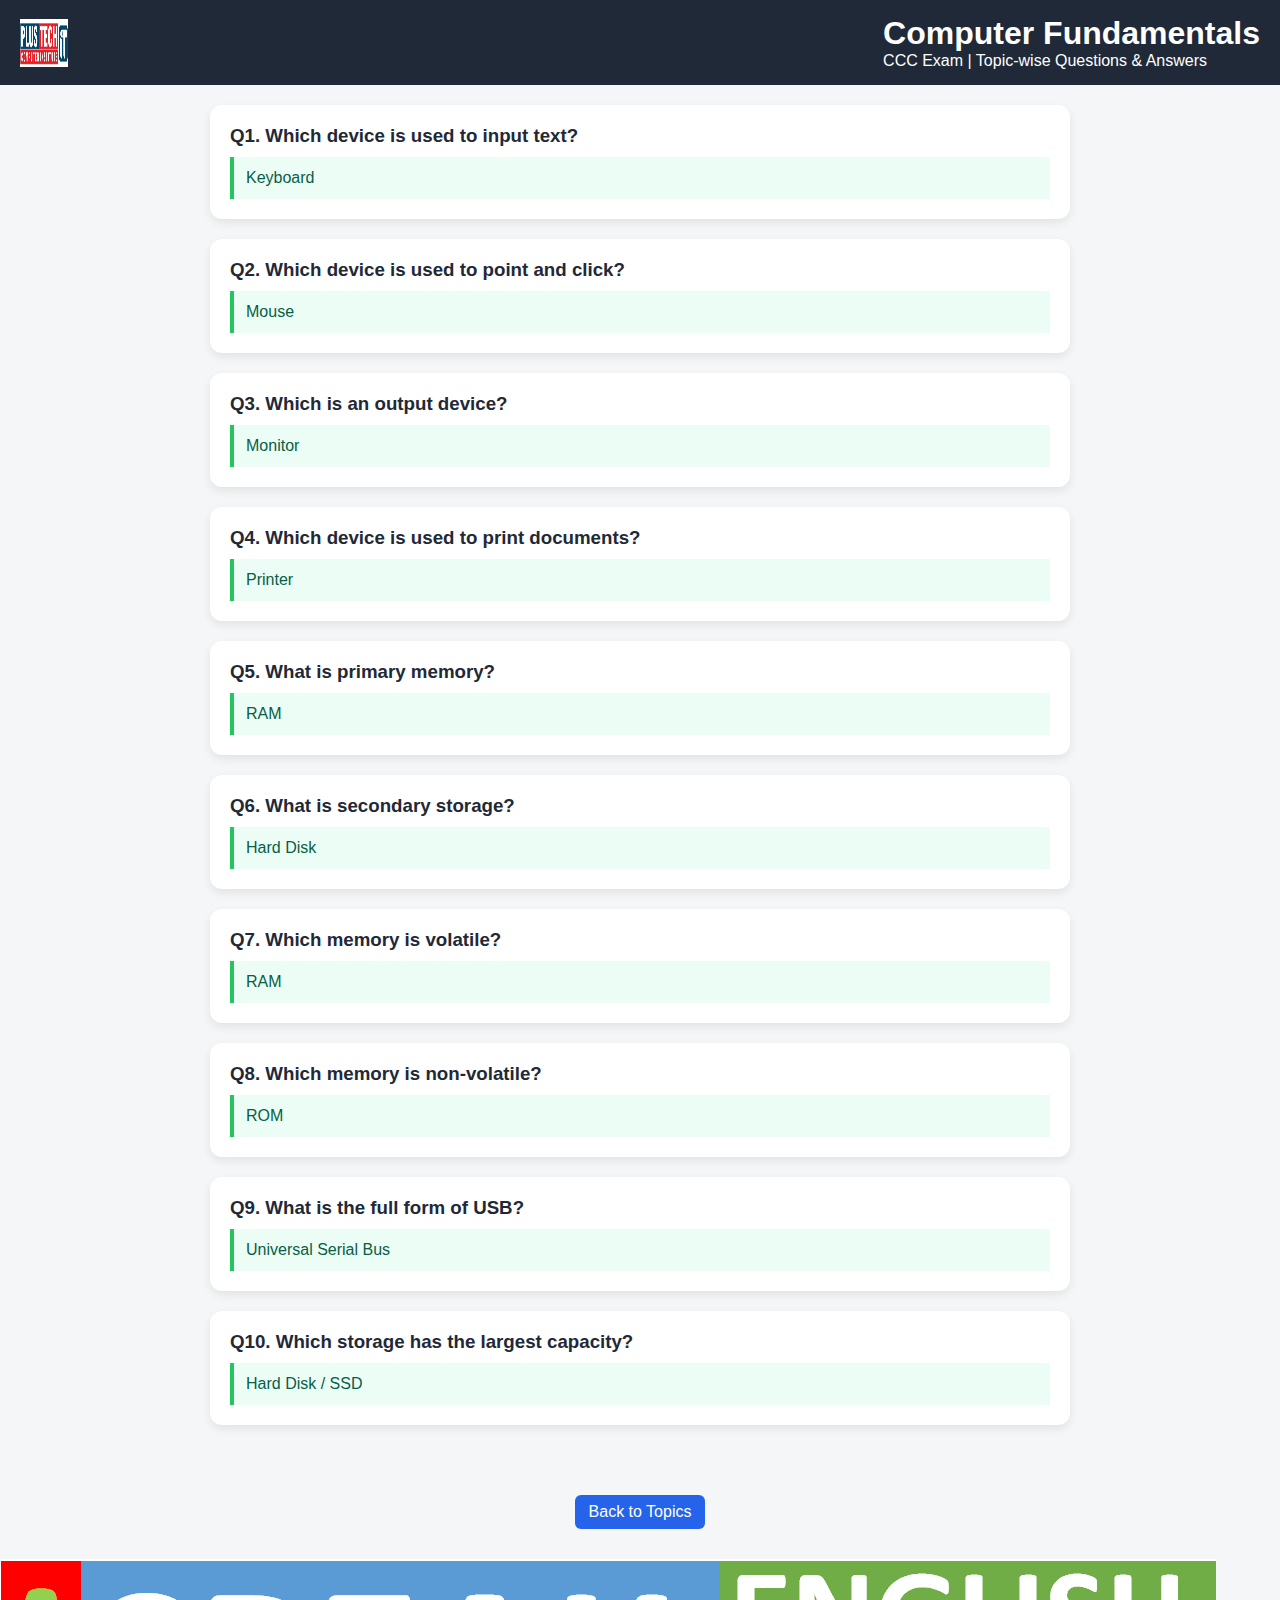
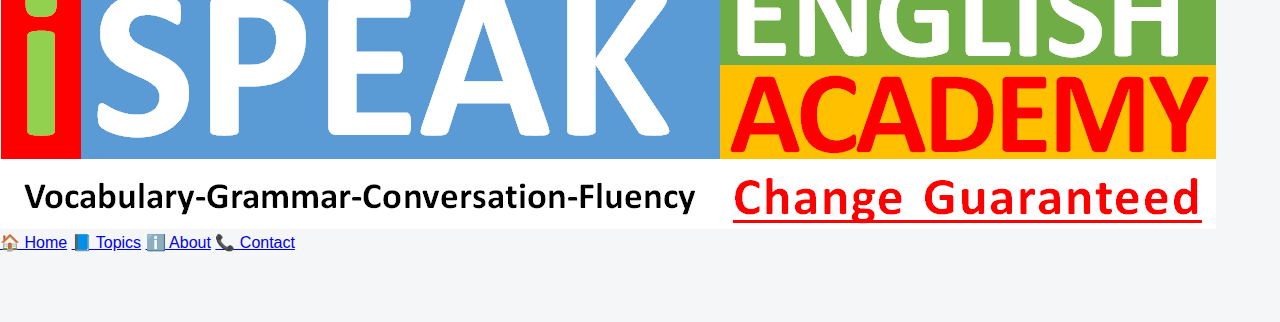
<file: input-output.html>
<!DOCTYPE html>
<html lang="en">
<head>
  <meta charset="UTF-8">
  <meta name="viewport" content="width=device-width, initial-scale=1.0">
  <title>Computer Fundamentals – CCC</title>
  <link rel="stylesheet" href="style.css">
</head>
<style>
  body {
  margin: 0;
  font-family: Arial, sans-serif;
  background: #f4f6f8;
  color: #333;
}

/* HEADER */
.topic-header {
  display: flex;
  justify-content: space-between;
  align-items: center;
  background: #1f2937;
  color: white;
  padding: 15px 20px;
}


.logo {
  width: 48px;
  height: 48px;
}

.exit-btn {
  background: #2563eb;
  color: white;
  padding: 8px 14px;
  border-radius: 6px;
  text-decoration: none;
}

/* MAIN CONTENT */
.topic-content {
  max-width: 900px;
  margin: auto;
  padding: 20px;
}

/* QA CARD */
.qa-card {
  background: white;
  padding: 20px;
  margin-bottom: 20px;
  border-radius: 12px;
  box-shadow: 0 4px 10px rgba(0,0,0,0.08);
}

.qa-card h3 {
  margin-bottom: 10px;
  color: #1f2937;
}

/* MOBILE */
@media (max-width: 600px) {
  .topic-header {
    flex-direction: column;
    align-items: flex-start;
    gap: 10px;
  }
  .logo{
    width: 340px;
    height: 100px;
  }
}

</style>
<body>

<!-- HEADER -->
<header class="topic-header">
  <img src="logo.jpeg" class="logo">
  <div>
    <h1>Computer Fundamentals</h1>
    <span>CCC Exam | Topic-wise Questions & Answers</span>
  </div>
</header>

<!-- MAIN CONTENT -->
<main class="topic-content">
  <div class="qa-card">
    <h3>Q1.  Which device is used to input text? </h3>
    <p class="answer">Keyboard</p>
  </div>

  <div class="qa-card">
    <h3>Q2. Which device is used to point and click? </h3>
    <p class="answer">Mouse</p>
  </div>

  <div class="qa-card">
    <h3>Q3. Which is an output device? </h3>
    <p class="answer">Monitor  </p>
  </div>

  <div class="qa-card">
    <h3>Q4. Which device is used to print documents?</h3>
    <p class="answer"> Printer</p>
  </div>

  <div class="qa-card">
    <h3>Q5.	What is primary memory?  </h3>
    <p class="answer">RAM </p>
  </div>

  <div class="qa-card">
    <h3>Q6.	What is secondary storage? </h3>
    <p class="answer">Hard Disk </p>
  </div>

  <div class="qa-card">
    <h3>Q7.	Which memory is volatile? </h3>
    <p class="answer">RAM </p>
  </div>

  <div class="qa-card">
    <h3>Q8.	Which memory is non-volatile?</h3>
    <p class="answer">ROM </p>
  </div>

  <div class="qa-card">
    <h3>Q9.	What is the full form of USB? </h3>
    <p class="answer">Universal Serial Bus</p>
  </div>

  <div class="qa-card">
    <h3>Q10. Which storage has the largest capacity?</h3>
    <p class="answer">Hard Disk / SSD</p>
  </div>

</main>
<a href="index.html" class="exit-btn">Back to Topics</a>
<img src="logo1.png" alt="" class="logo1">
<footer class="fixed-footer">
  <nav class="footer-menu">
    <a href="index.html">🏠 Home</a>
    <a href="index.html#topics">📘 Topics</a>
    <a href="#">ℹ️ About</a>
    <a href="#">📞 Contact</a>
  </nav>
</footer>
</body>

</html>
</file>
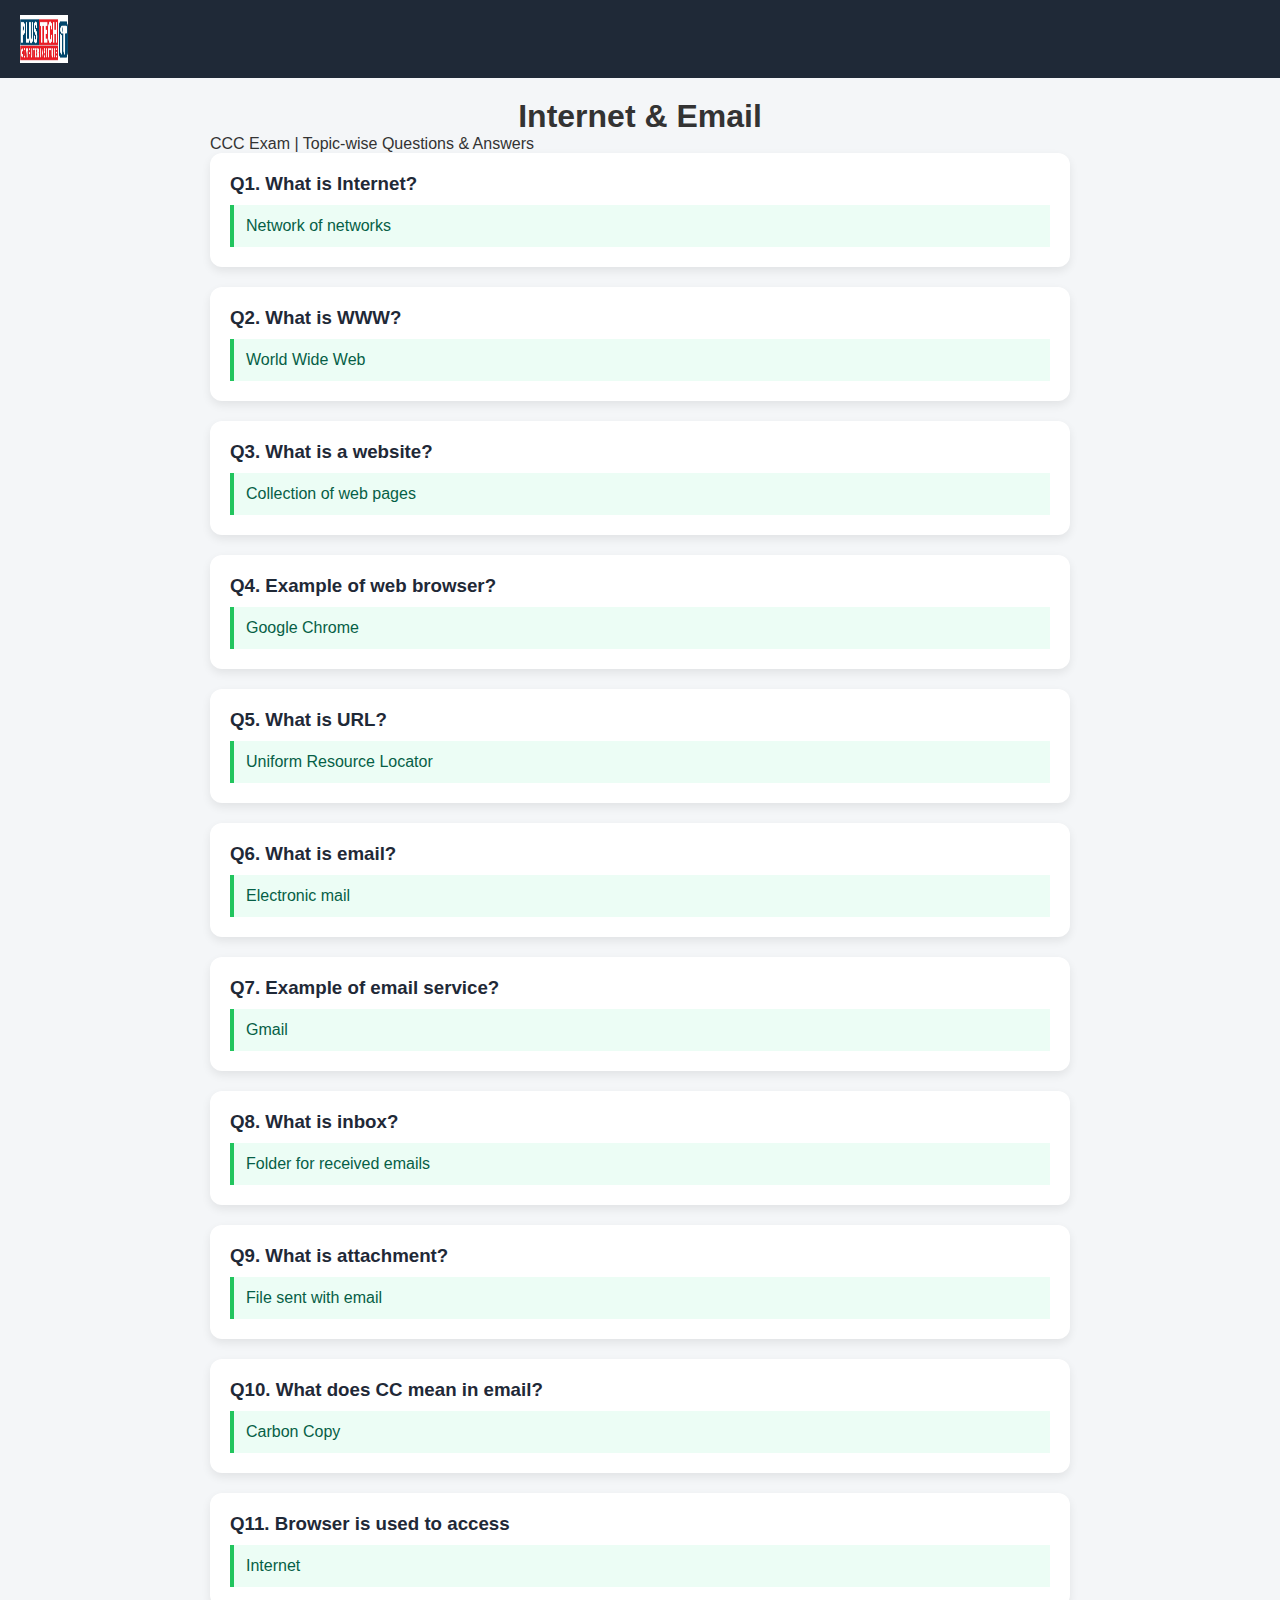
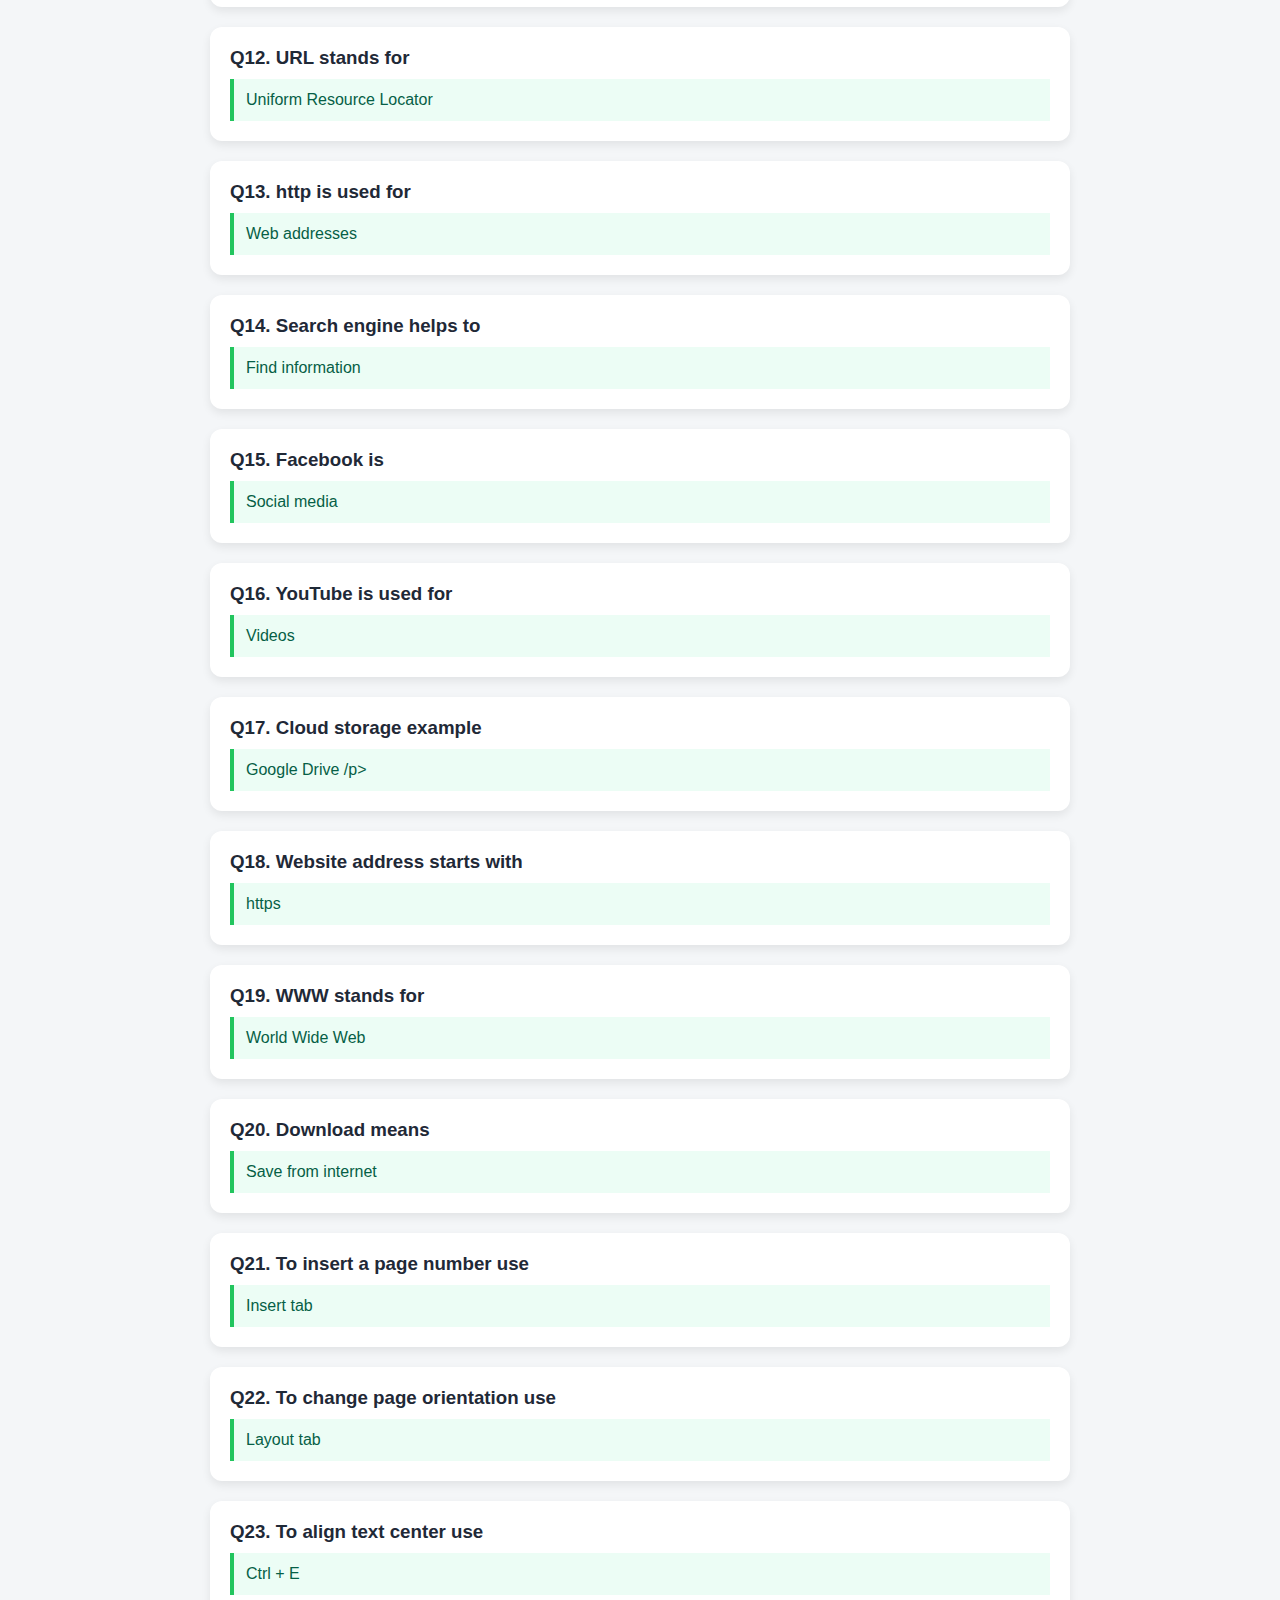
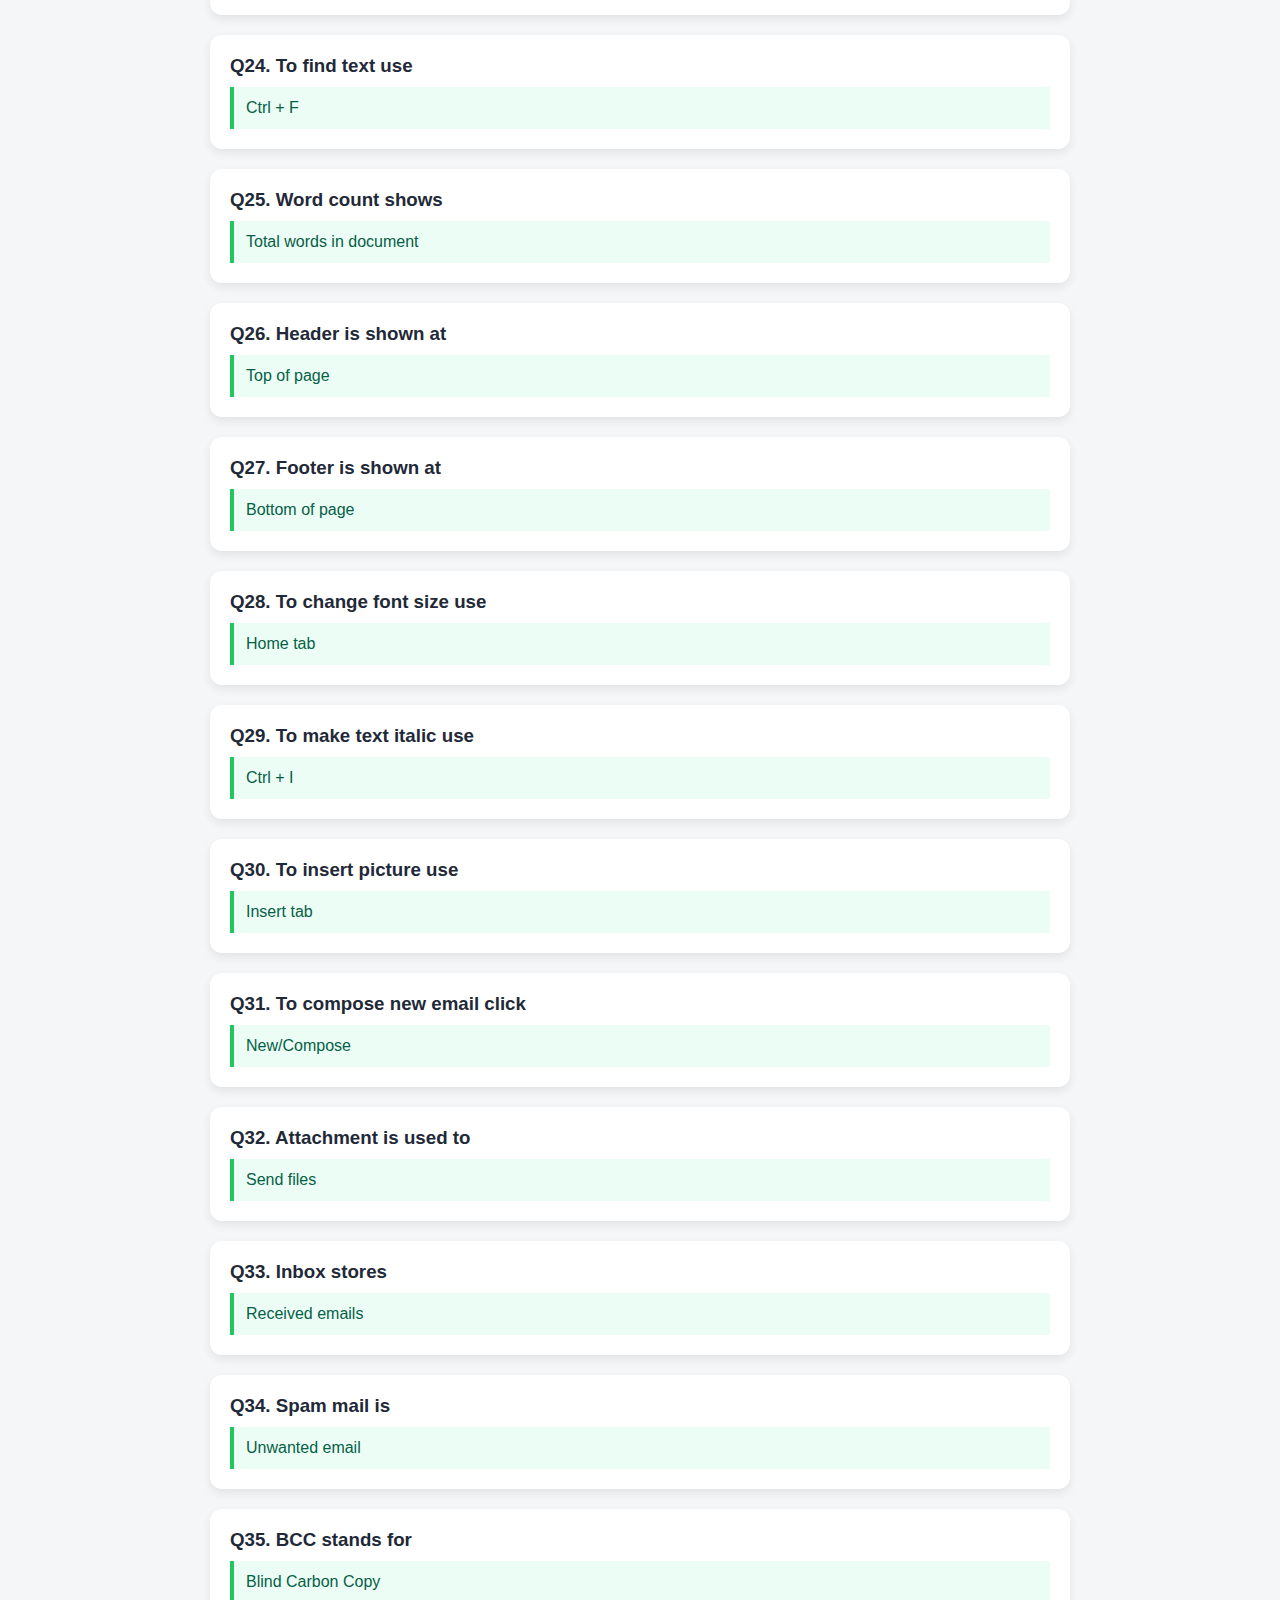
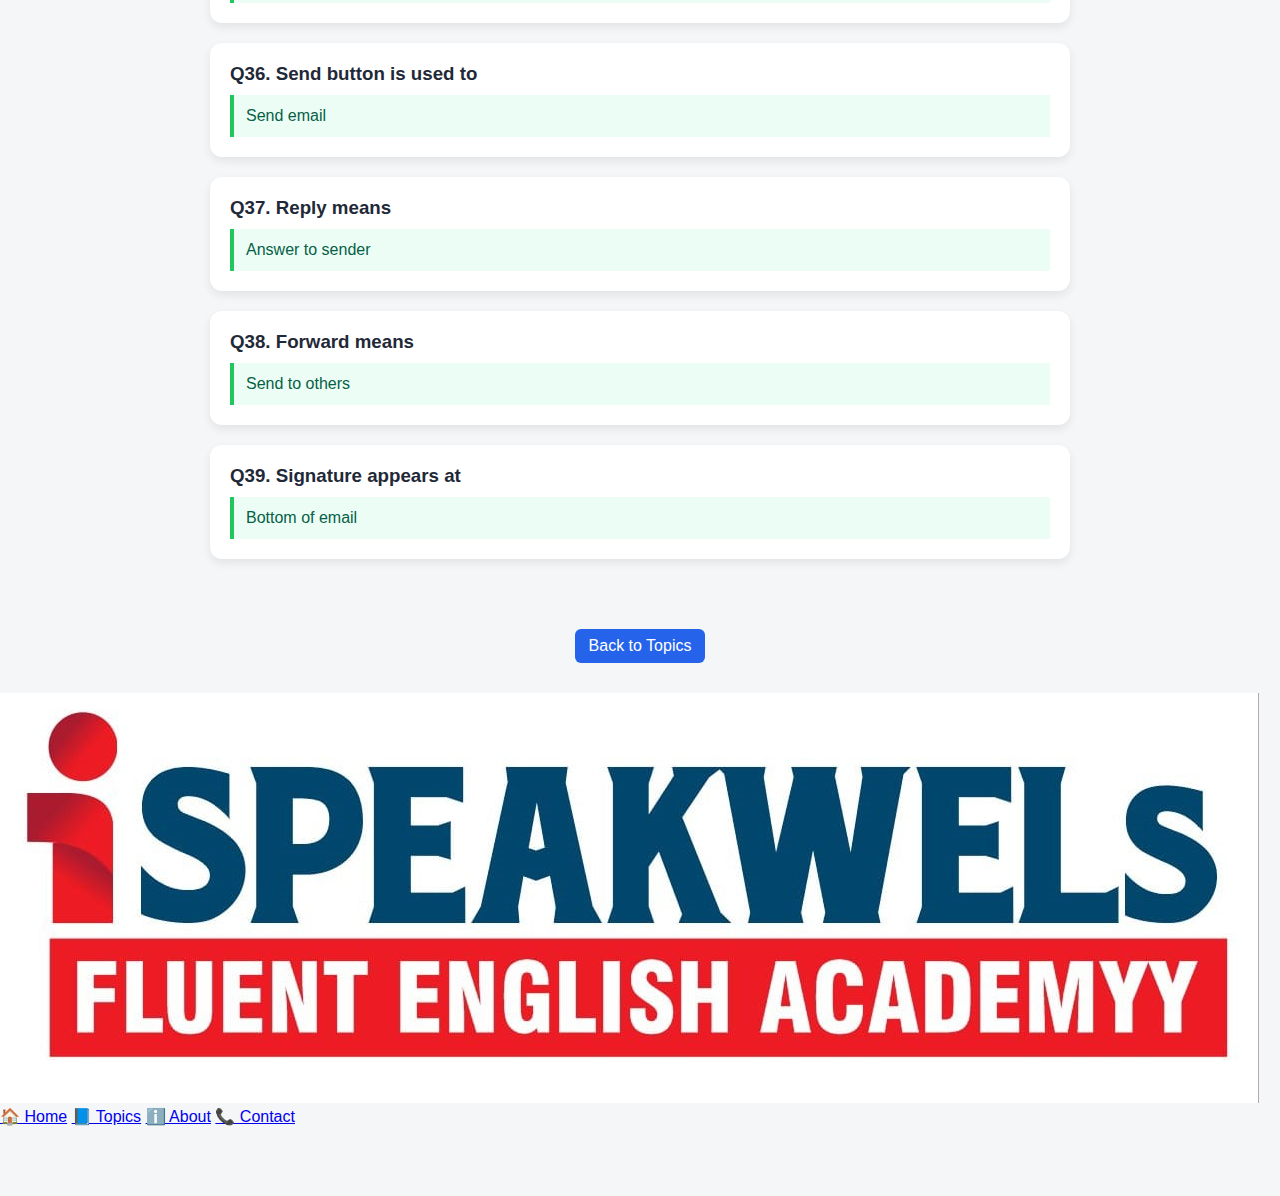
<file: internet-email.html>
<!DOCTYPE html>
<html lang="en">
<head>
  <meta charset="UTF-8">
  <meta name="viewport" content="width=device-width, initial-scale=1.0">
  <title>Internet & Email  – CCC</title>
  <link rel="stylesheet" href="style.css">
</head>
<style>
  body {
  margin: 0;
  font-family: Arial, sans-serif;
  background: #f4f6f8;
  color: #333;
}

/* HEADER */
.topic-header {
  display: flex;
  justify-content: space-between;
  align-items: center;
  background: #1f2937;
  color: white;
  padding: 15px 20px;
}


.logo {
  width: 48px;
  height: 48px;
}

.exit-btn {
  background: #2563eb;
  color: white;
  padding: 8px 14px;
  border-radius: 6px;
  text-decoration: none;
}

/* MAIN CONTENT */
.topic-content {
  max-width: 900px;
  margin: auto;
  padding: 20px;
}

/* QA CARD */
.qa-card {
  background: white;
  padding: 20px;
  margin-bottom: 20px;
  border-radius: 12px;
  box-shadow: 0 4px 10px rgba(0,0,0,0.08);
}

.qa-card h3 {
  margin-bottom: 10px;
  color: #1f2937;
}

.answer {
  padding-left: 12px;
  border-left: 4px solid #22c55e;
  font-size: 16px;
}

/* MOBILE */
@media (max-width: 600px) {
  .topic-header {
    flex-direction: column;
    align-items: flex-start;
    gap: 10px;
  }
  .logo{
    width: 340px;
    height: 100px;
  }
}

</style>
<body>

<!-- HEADER -->
<header class="topic-header">
    <img src="logo.jpeg" class="logo">
</header>

<!-- MAIN CONTENT -->
<main class="topic-content">
<div>
      <h1>Internet & Email </h1>
      <span>CCC Exam | Topic-wise Questions & Answers</span>
    </div>
  <div class="qa-card">
    <h3>Q1. What is Internet? </h3>
    <p class="answer">Network of networks </p>
  </div>

  <div class="qa-card">
    <h3>Q2. What is WWW? </h3>
    <p class="answer">World Wide Web</p>
  </div>

  <div class="qa-card">
    <h3>Q3. What is a website?</h3>
    <p class="answer">Collection of web pages </p>
  </div>

  <div class="qa-card">
    <h3>Q4. Example of web browser? </h3>
    <p class="answer">Google Chrome </p>
  </div>

  <div class="qa-card">
    <h3>Q5.	What is URL?  </h3>
    <p class="answer">Uniform Resource Locator</p>
  </div>

  <div class="qa-card">
    <h3>Q6.	What is email?</h3>
    <p class="answer">Electronic mail</p>
  </div>

  <div class="qa-card">
    <h3>Q7.	Example of email service?</h3>
    <p class="answer">Gmail</p>
  </div>

  <div class="qa-card">
    <h3>Q8.	What is inbox?</h3>
    <p class="answer">Folder for received emails</p>
  </div>

  <div class="qa-card">
    <h3>Q9.	What is attachment? </h3>
    <p class="answer">File sent with email</p>
  </div>

  <div class="qa-card">
    <h3>Q10. What does CC mean in email? </h3>
    <p class="answer">Carbon Copy</p>
  </div>

  <div class="qa-card">
    <h3>Q11. Browser is used to access </h3>
    <p class="answer">Internet</p>
  </div>

  <div class="qa-card">
    <h3>Q12. URL stands for</h3>
    <p class="answer">Uniform Resource Locator</p>
  </div>

  <div class="qa-card">
    <h3>Q13. http is used for</h3>
    <p class="answer">Web addresses</p>
  </div>

  <div class="qa-card">
    <h3>Q14. Search engine helps to</h3>
    <p class="answer">Find information</p>
  </div>

  <div class="qa-card">
    <h3>Q15. Facebook is</h3>
    <p class="answer">Social media</p>
  </div>

  <div class="qa-card">
    <h3>Q16. YouTube is used for</h3>
    <p class="answer">Videos</p>
  </div>

  <div class="qa-card">
    <h3>Q17. Cloud storage example</h3>
    <p class="answer">Google Drive /p>
  </div>

  <div class="qa-card">
    <h3>Q18. Website address starts with</h3>
    <p class="answer">https</p>
  </div>

  <div class="qa-card">
    <h3>Q19. WWW stands for</h3>
    <p class="answer">World Wide Web</p>
  </div>

  <div class="qa-card">
    <h3>Q20. Download means</h3>
    <p class="answer">Save from internet</p>
  </div>

  <div class="qa-card">
    <h3>Q21. To insert a page number use</h3>
    <p class="answer">Insert tab</p>
  </div>

  <div class="qa-card">
    <h3>Q22. To change page orientation use</h3>
    <p class="answer">Layout tab</p>
  </div>

  <div class="qa-card">
    <h3>Q23. To align text center use </h3>
    <p class="answer">Ctrl + E</p>
  </div>

  <div class="qa-card">
    <h3>Q24. To find text use</h3>
    <p class="answer">Ctrl + F</p>
  </div>

  <div class="qa-card">
    <h3>Q25. Word count shows</h3>
    <p class="answer">Total words in document</p>
  </div>

  <div class="qa-card">
    <h3>Q26.	Header is shown at</h3>
    <p class="answer">Top of page </p>
  </div>

  <div class="qa-card">
    <h3>Q27. Footer is shown at</h3>
    <p class="answer">Bottom of page</p>
  </div>

  <div class="qa-card">
    <h3>Q28. To change font size use</h3>
    <p class="answer">Home tab</p>
  </div>

  <div class="qa-card">
    <h3>Q29. To make text italic use</h3>
    <p class="answer">Ctrl + I </p>
  </div>

  <div class="qa-card">
    <h3>Q30. To insert picture use</h3>
    <p class="answer">Insert tab </p>
  </div>

  <div class="qa-card">
    <h3>Q31. To compose new email click</h3>
    <p class="answer">New/Compose</p>
  </div>

  <div class="qa-card">
    <h3>Q32. Attachment is used to</h3>
    <p class="answer">Send files</p>
  </div>

  <div class="qa-card">
    <h3>Q33. Inbox stores</h3>
    <p class="answer">Received emails</p>
  </div>

  <div class="qa-card">
    <h3>Q34. Spam mail is</h3>
    <p class="answer">Unwanted email</p>
  </div>

  <div class="qa-card">
    <h3>Q35. BCC stands for</h3>
    <p class="answer">Blind Carbon Copy</p>
  </div>

  <div class="qa-card">
    <h3>Q36.	Send button is used to</h3>
    <p class="answer">Send email</p>
  </div>

  <div class="qa-card">
    <h3>Q37. Reply means</h3>
    <p class="answer">Answer to sender</p>
  </div>

  <div class="qa-card">
    <h3>Q38. Forward means</h3>
    <p class="answer">Send to others</p>
  </div>

  <div class="qa-card">
    <h3>Q39. Signature appears at</h3>
    <p class="answer">Bottom of email</p>
  </div>
</main>
<a href="index.html" class="exit-btn">Back to Topics</a>
<img src="logo1.jpeg" alt="" class="logo1">
<footer class="fixed-footer">
  <nav class="footer-menu">
    <a href="index.html">🏠 Home</a>
    <a href="index.html#topics">📘 Topics</a>
    <a href="#">ℹ️ About</a>
    <a href="#">📞 Contact</a>
  </nav>
</footer>
</body>
</html>
</file>
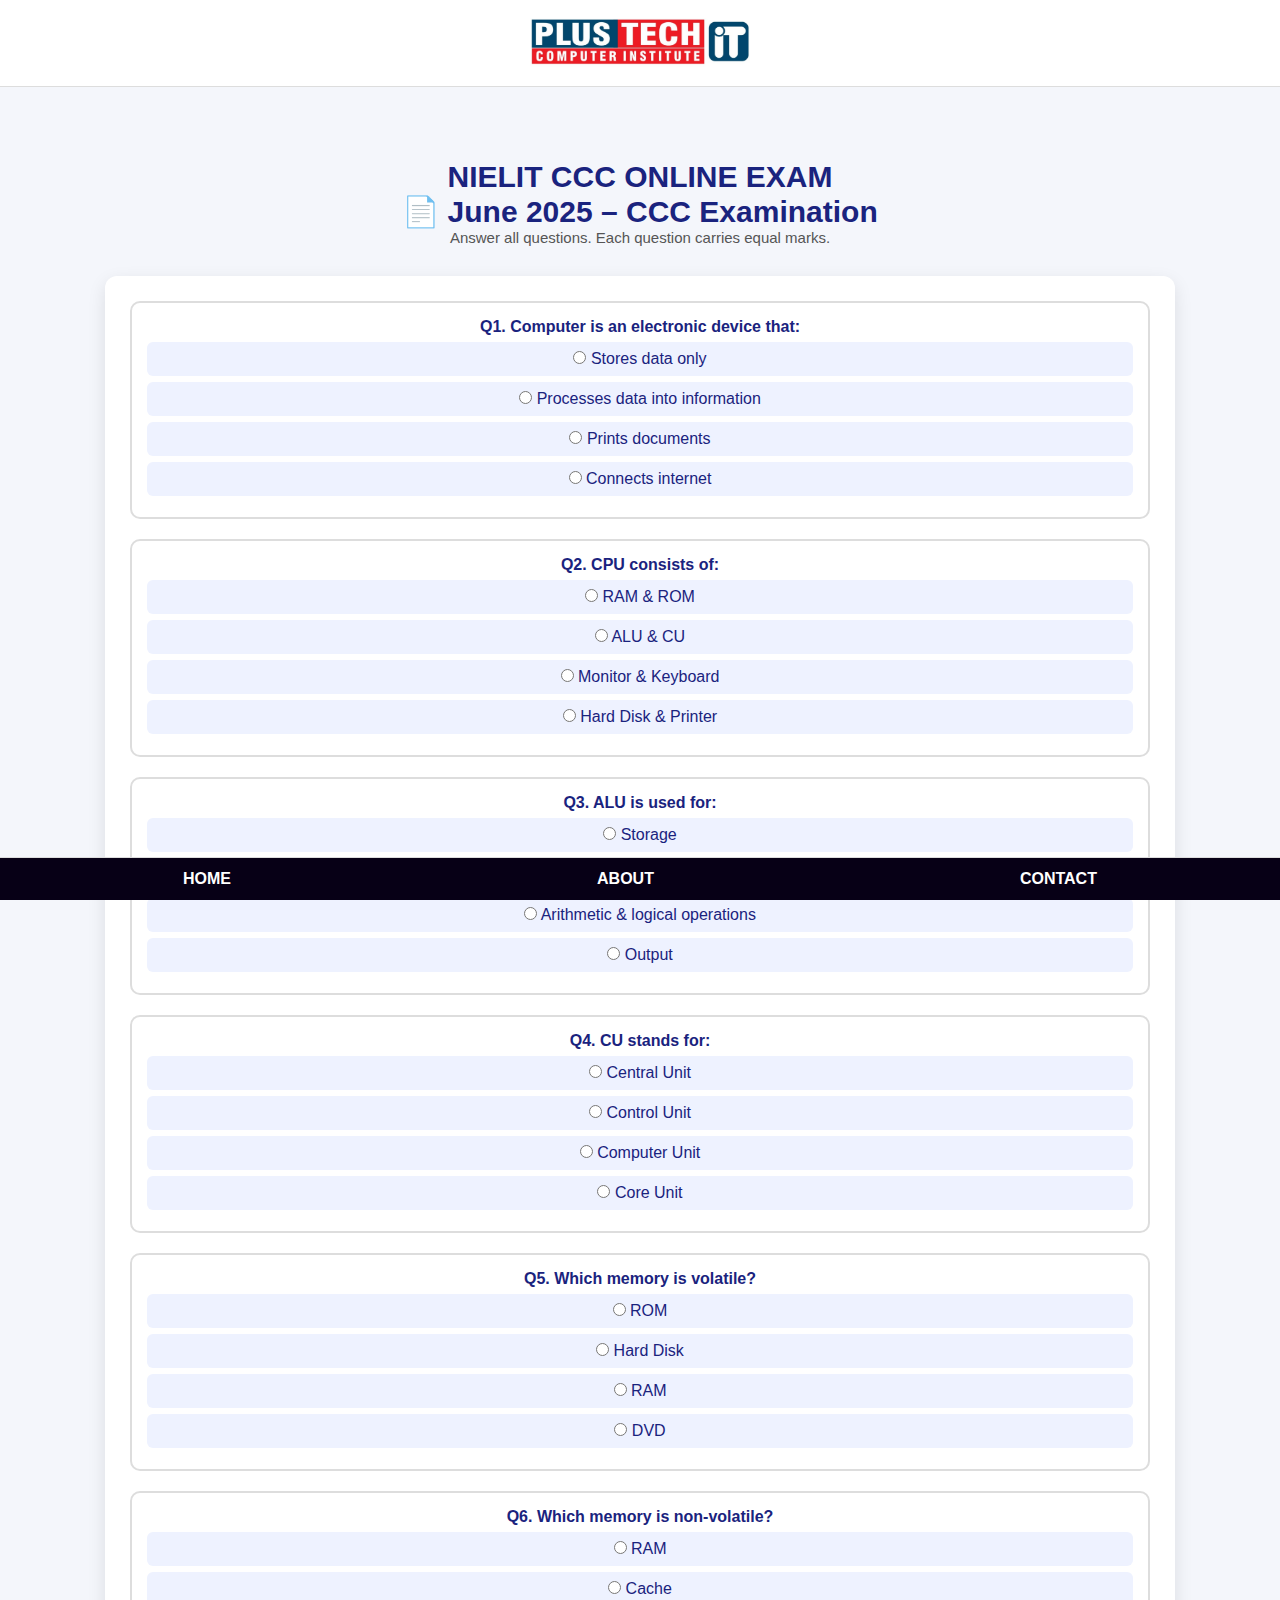
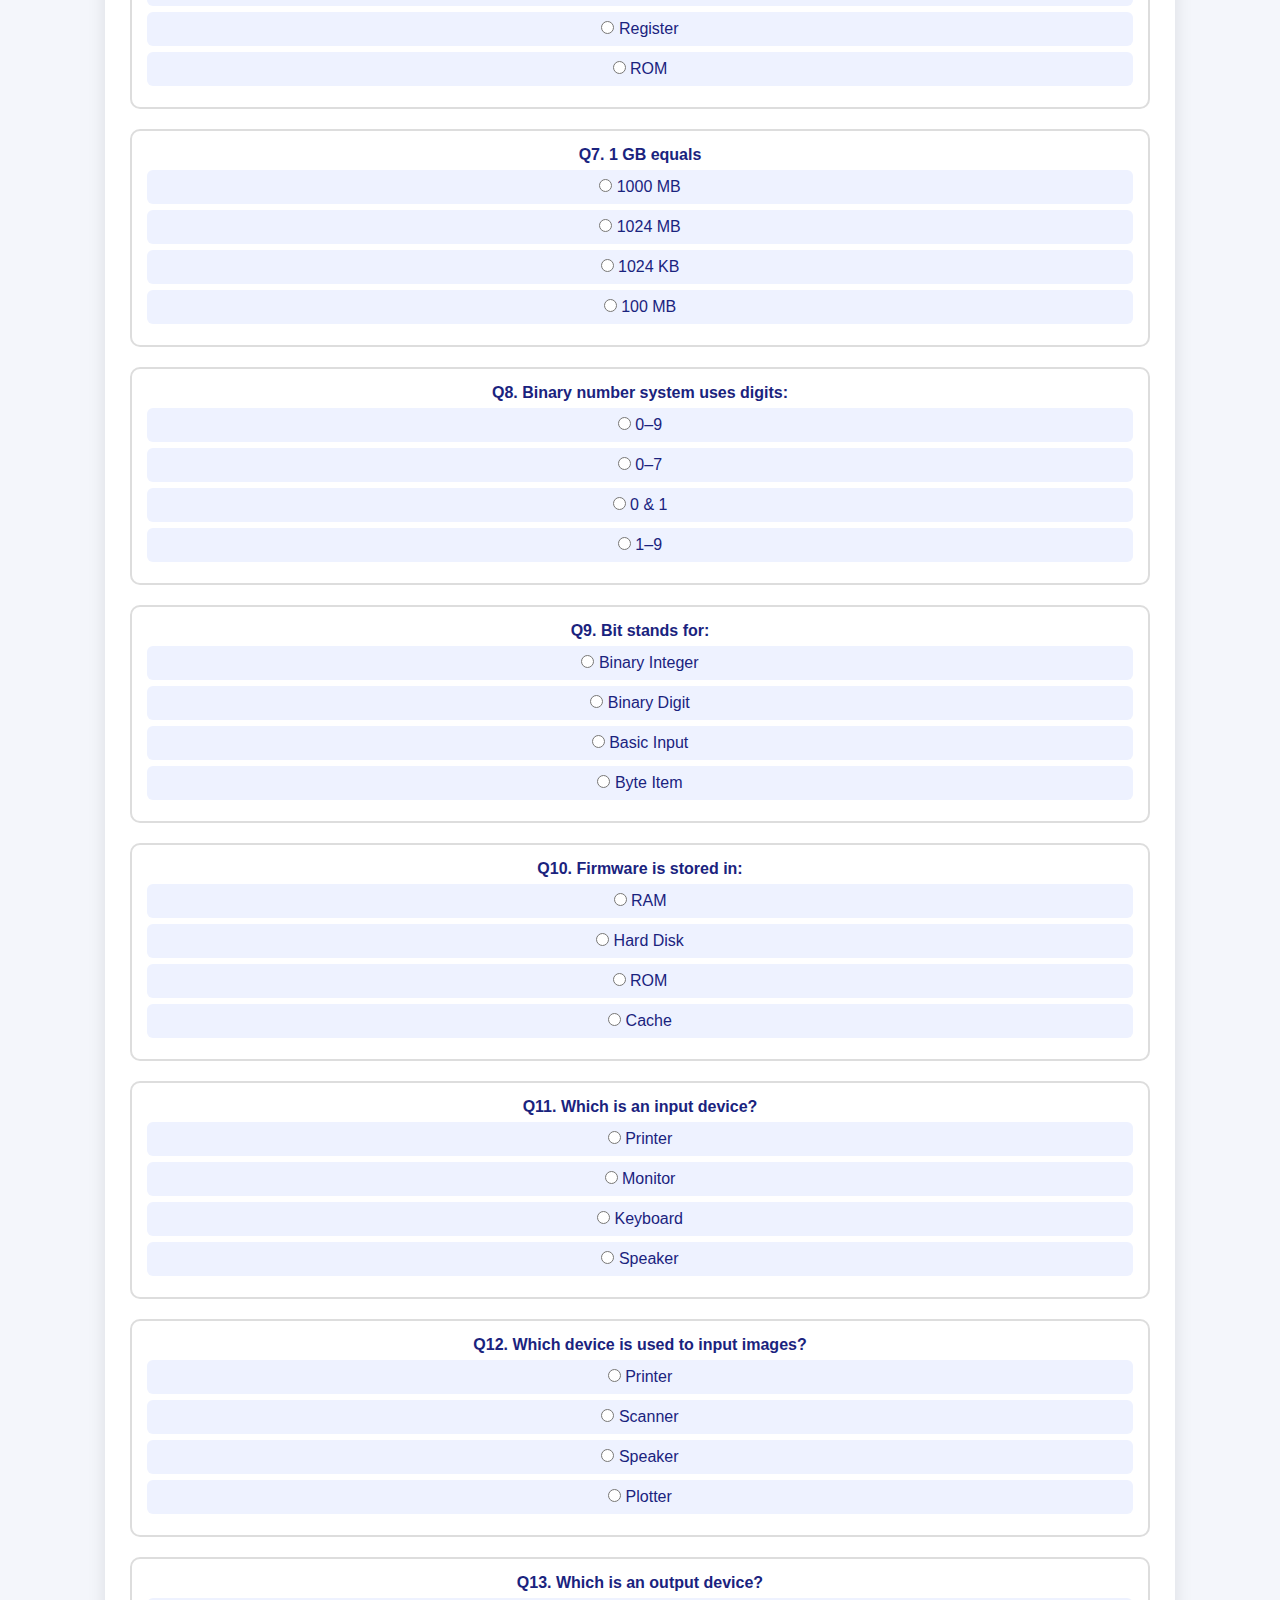
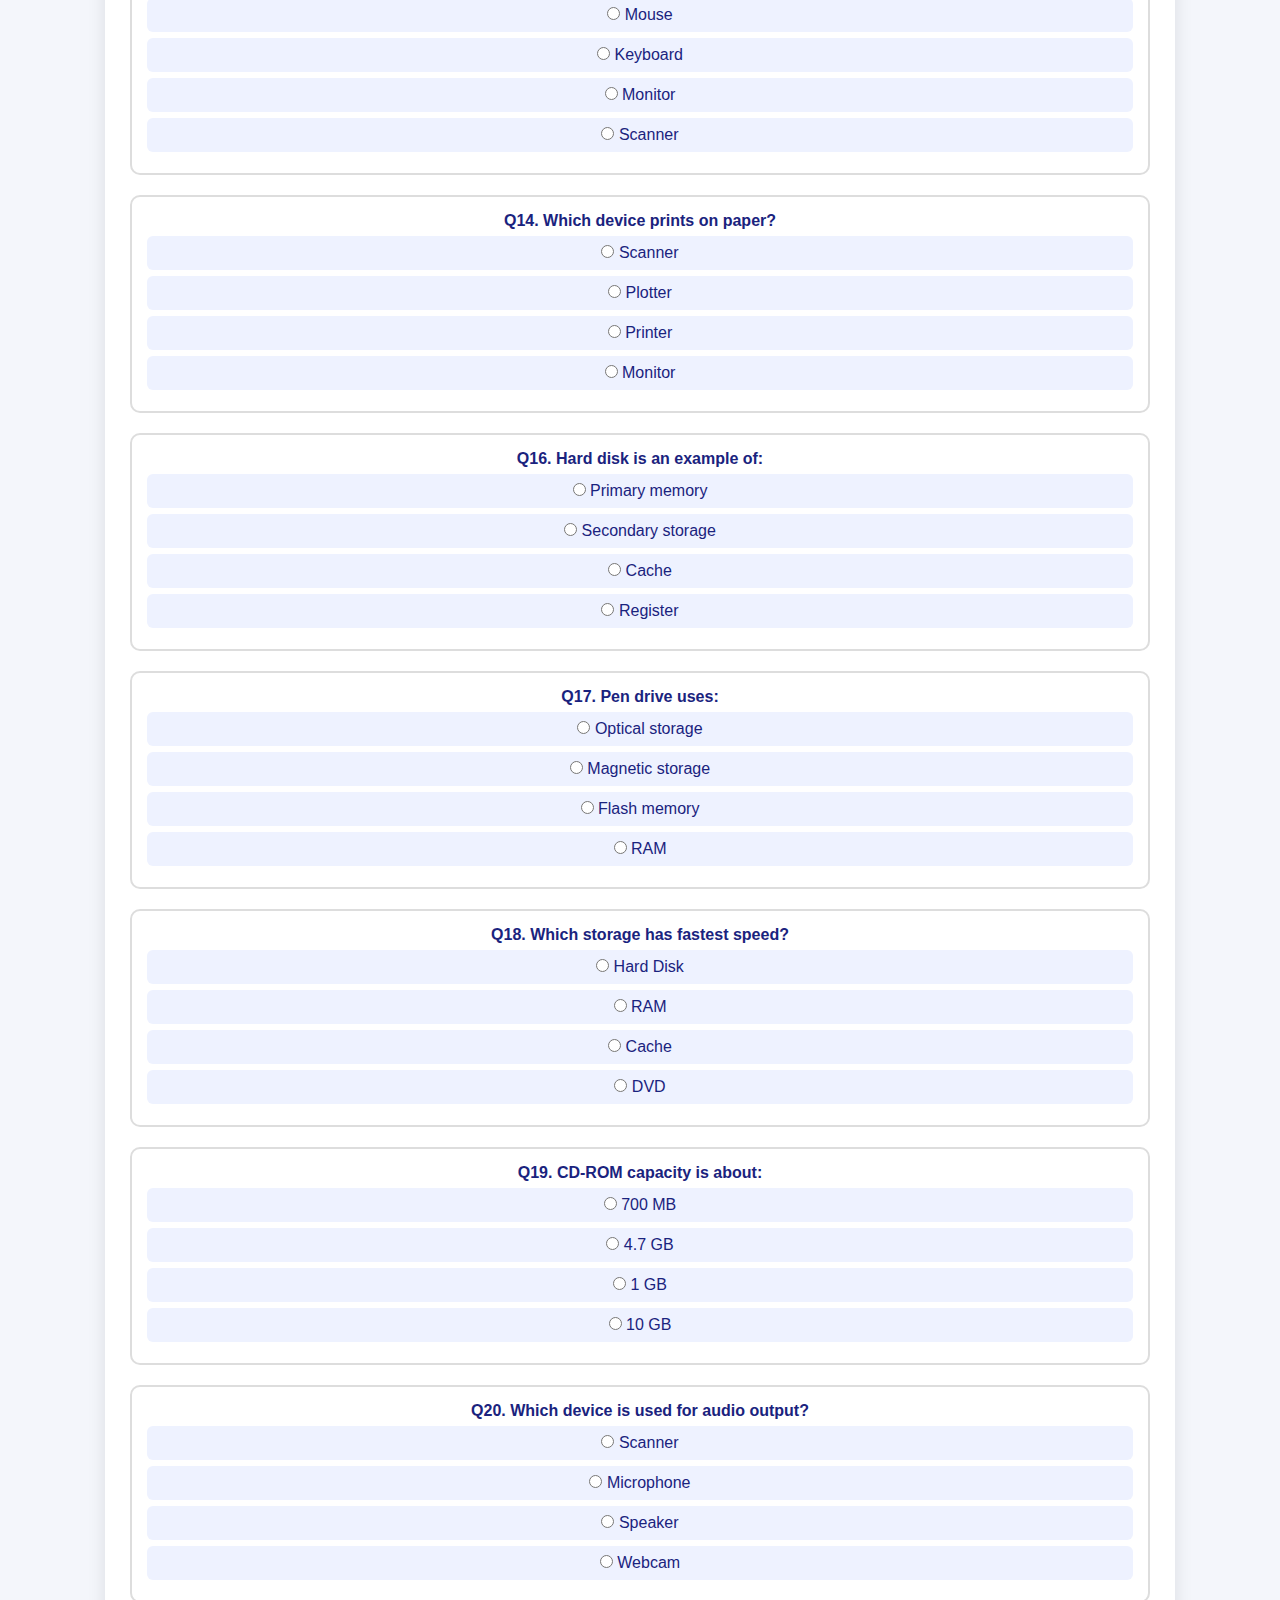
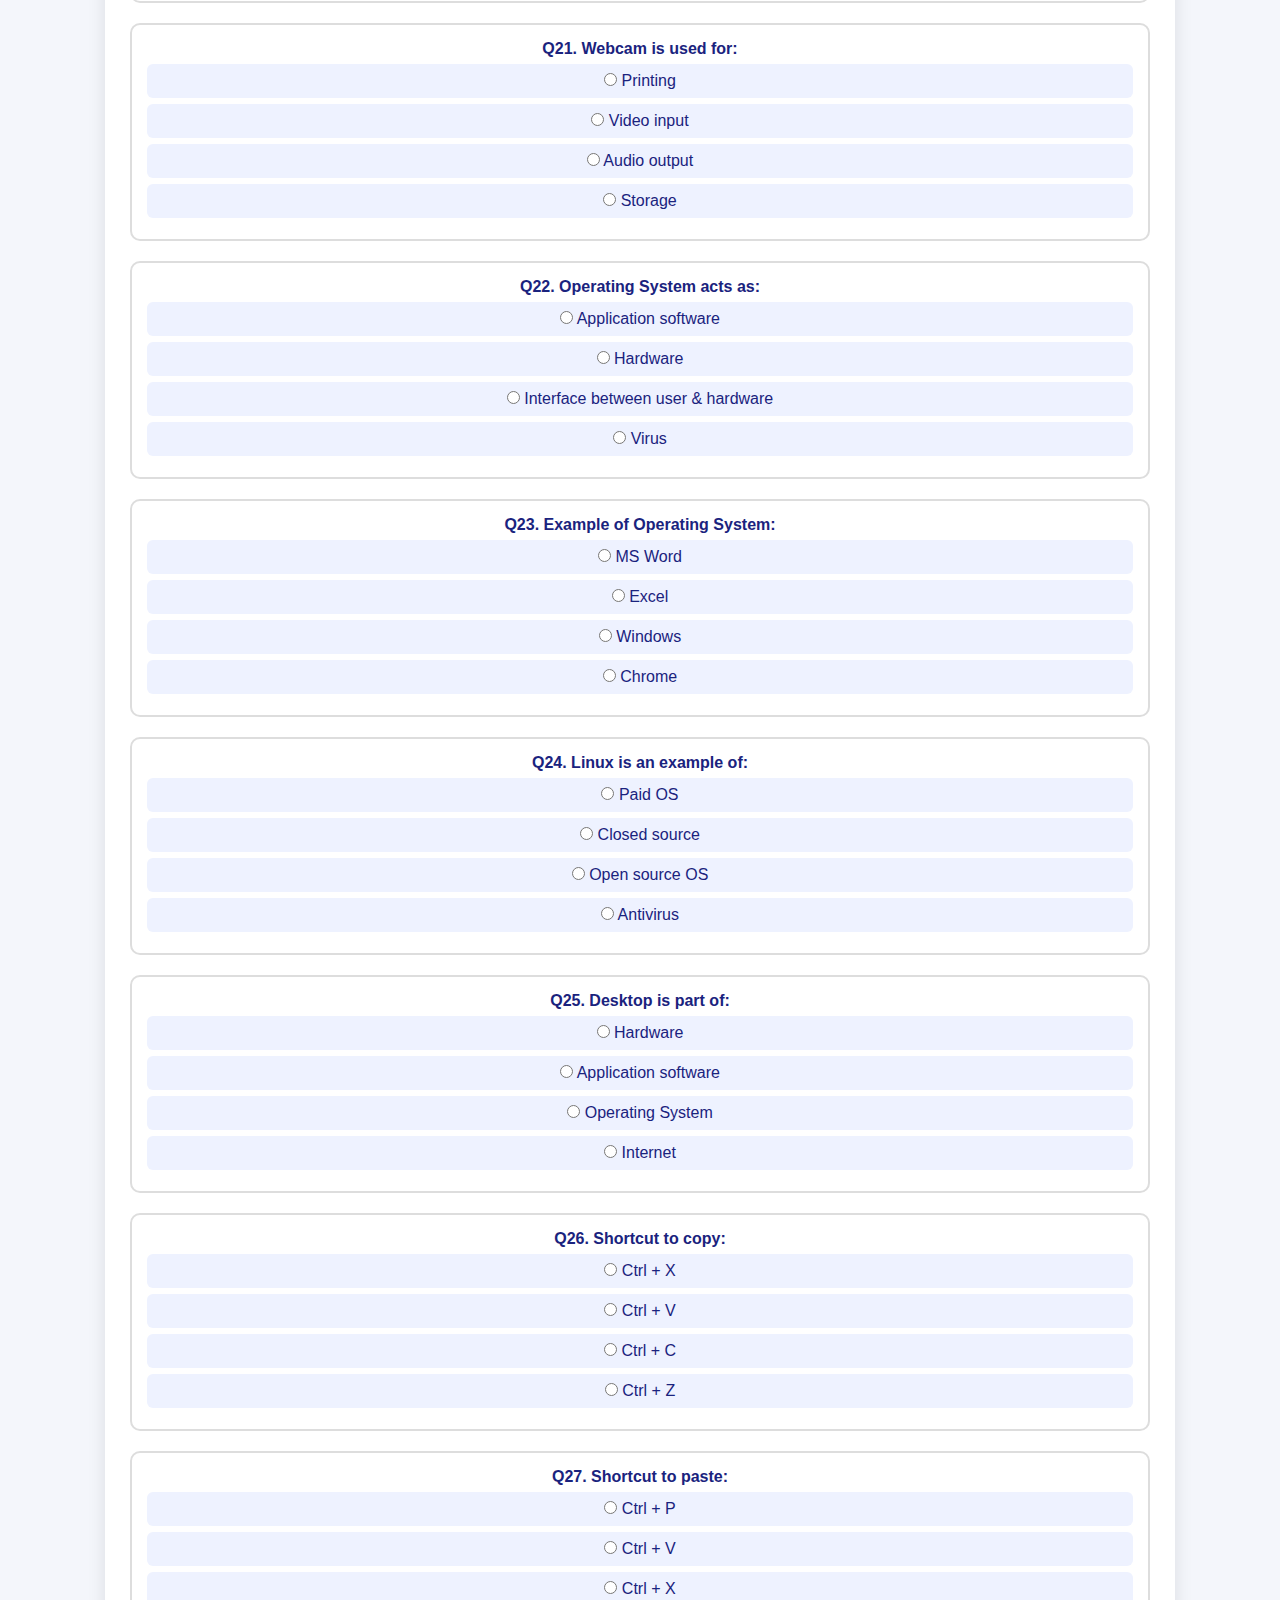
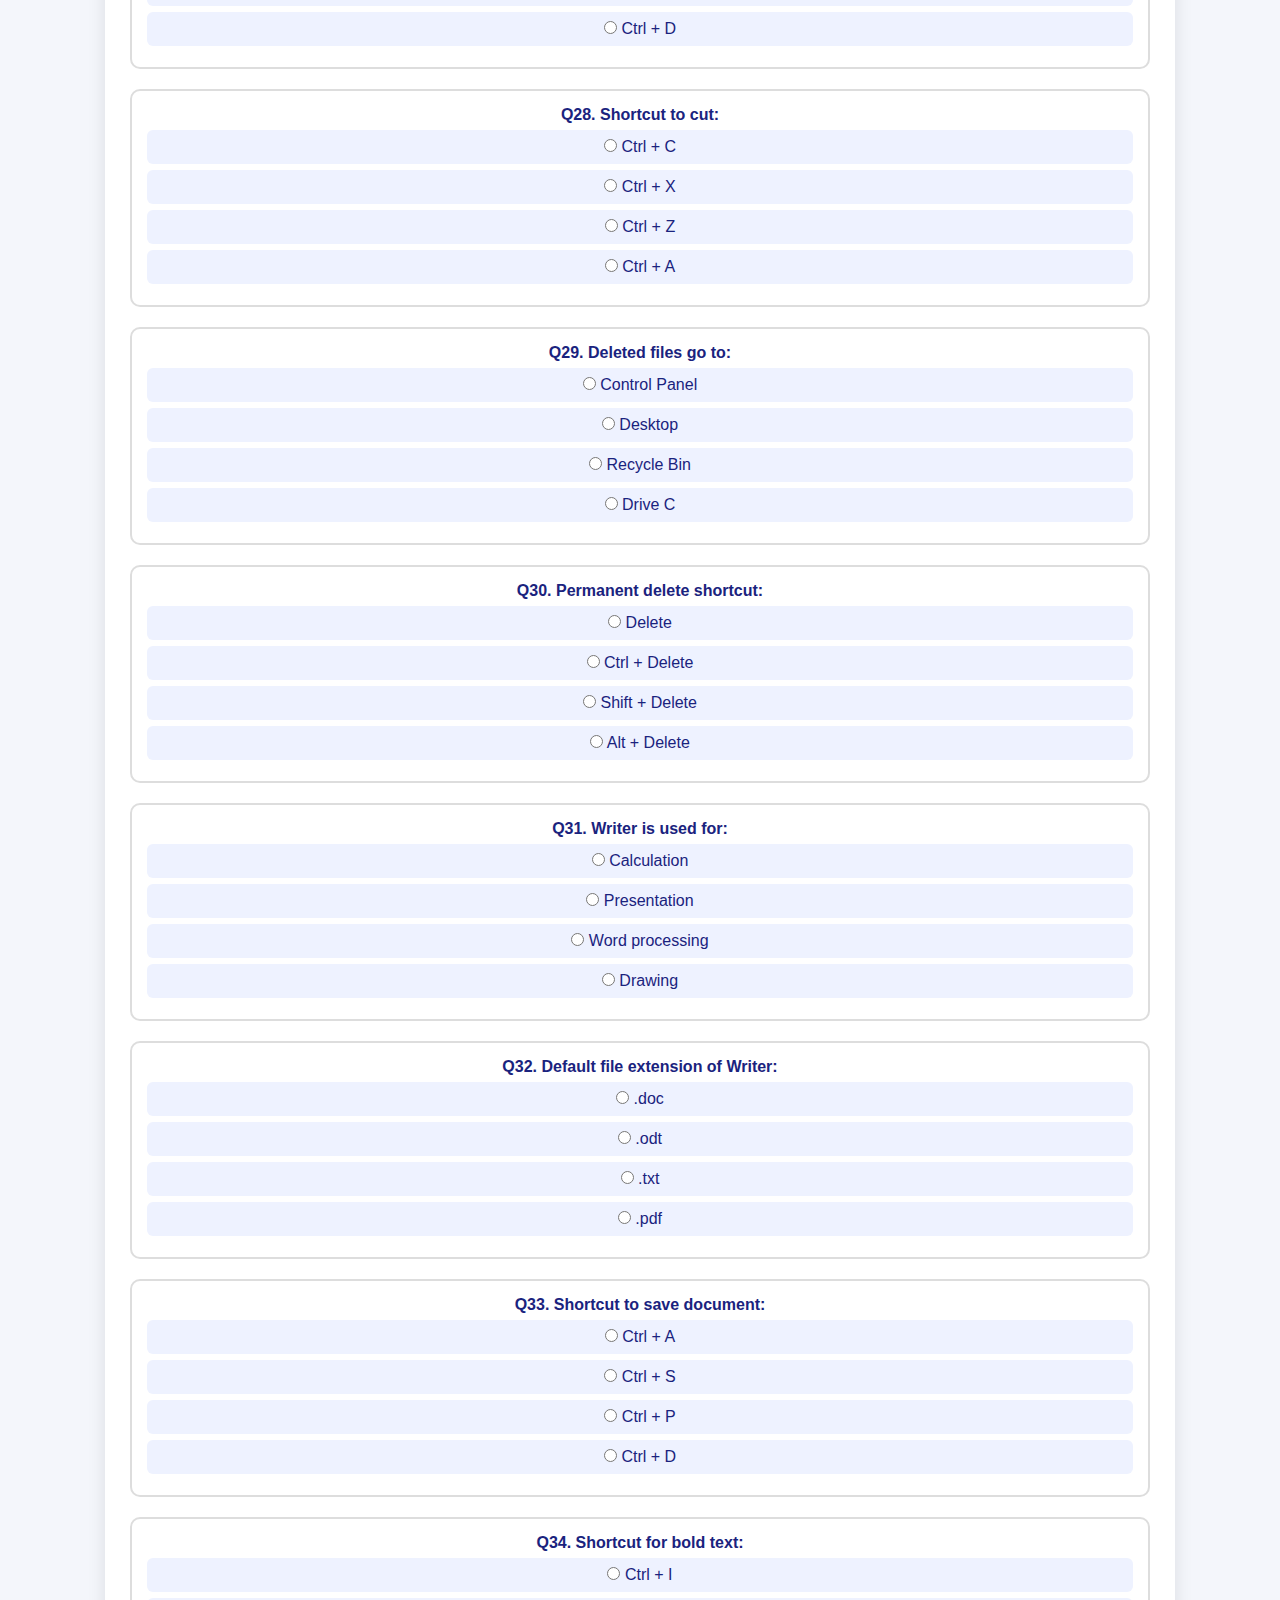
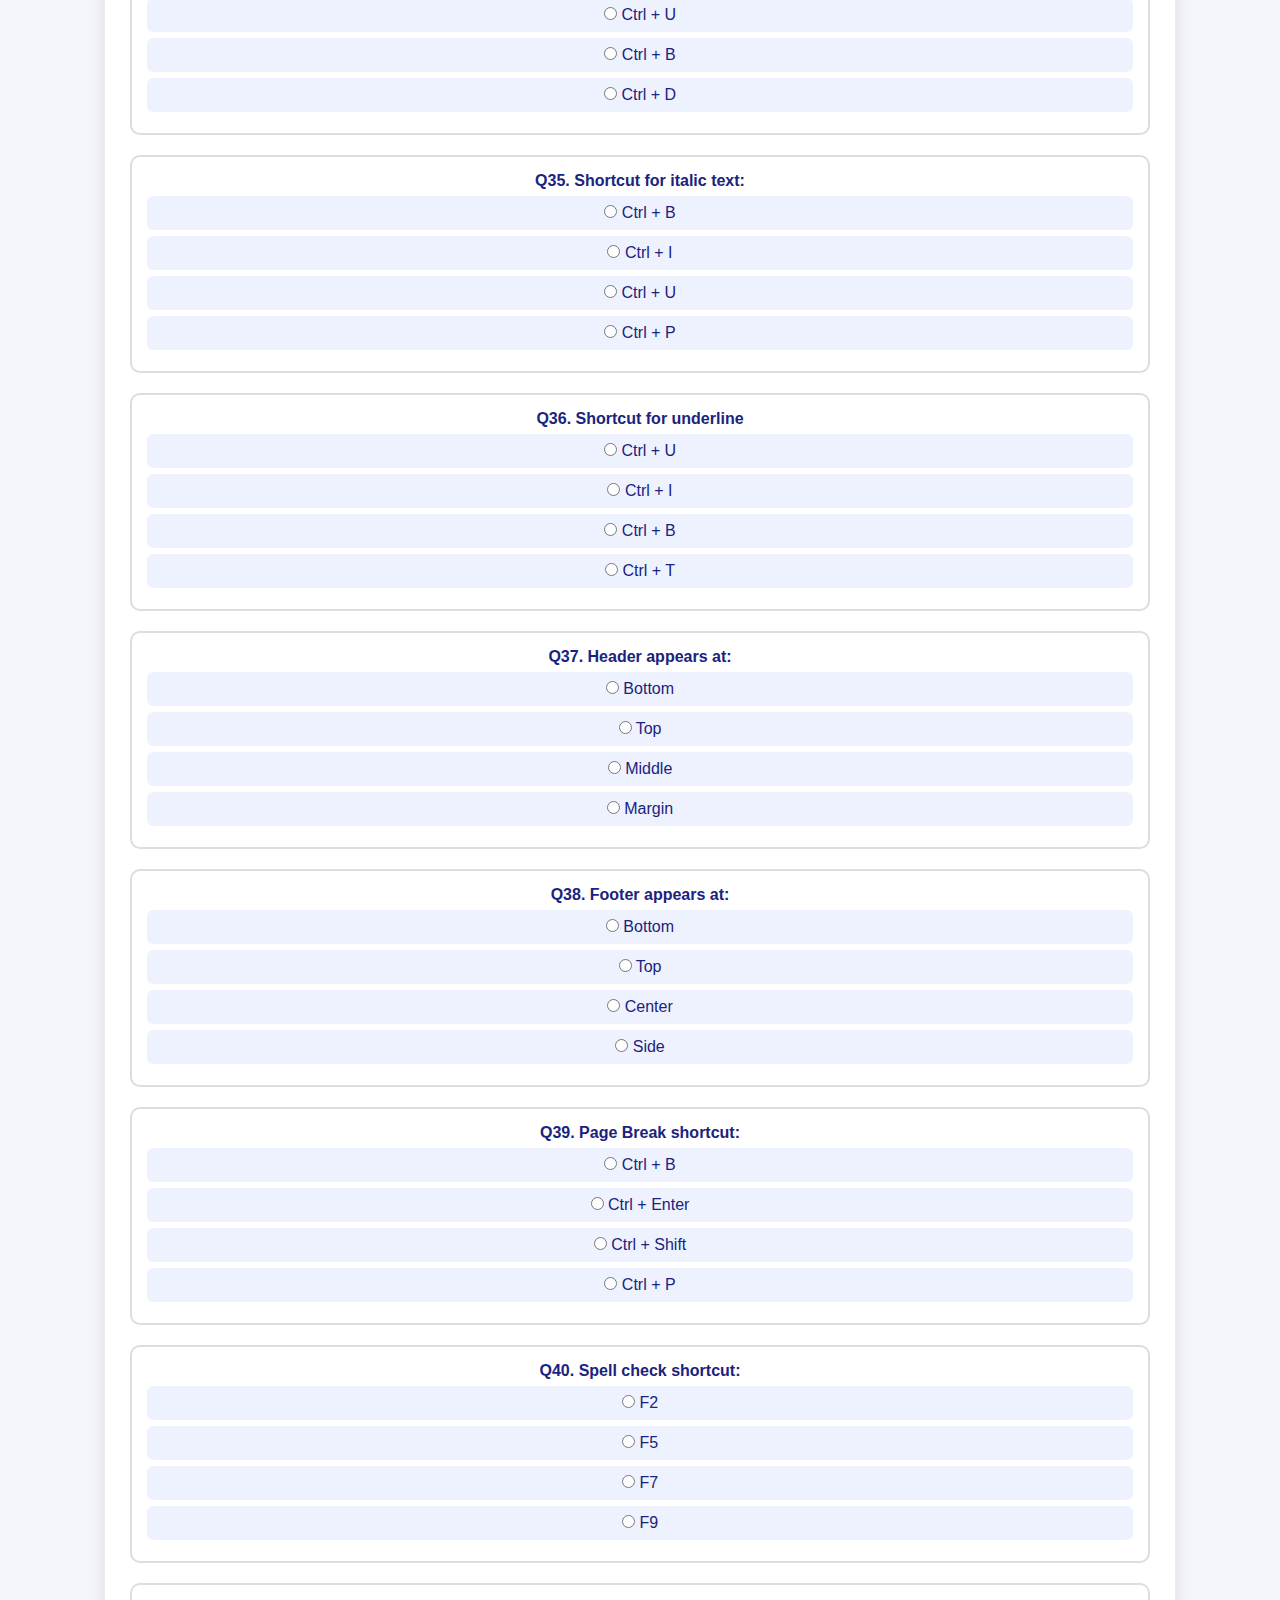
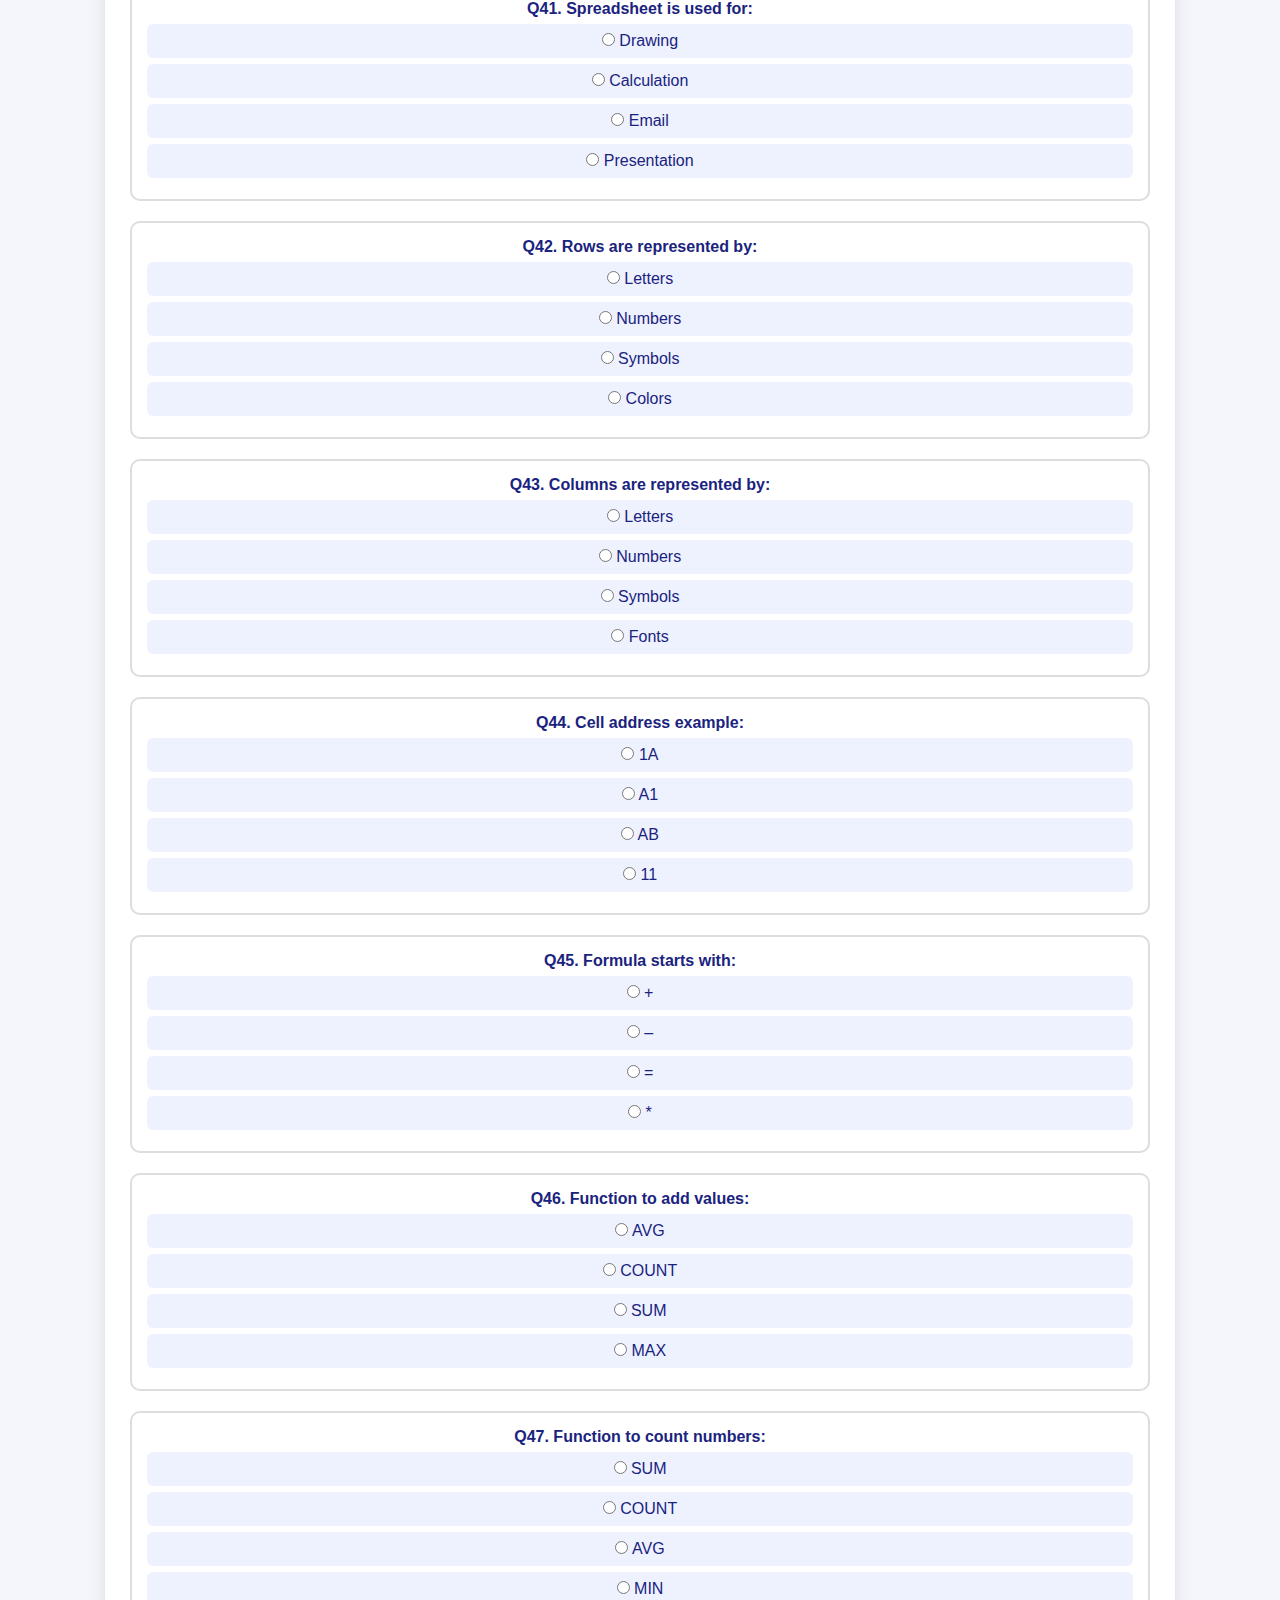
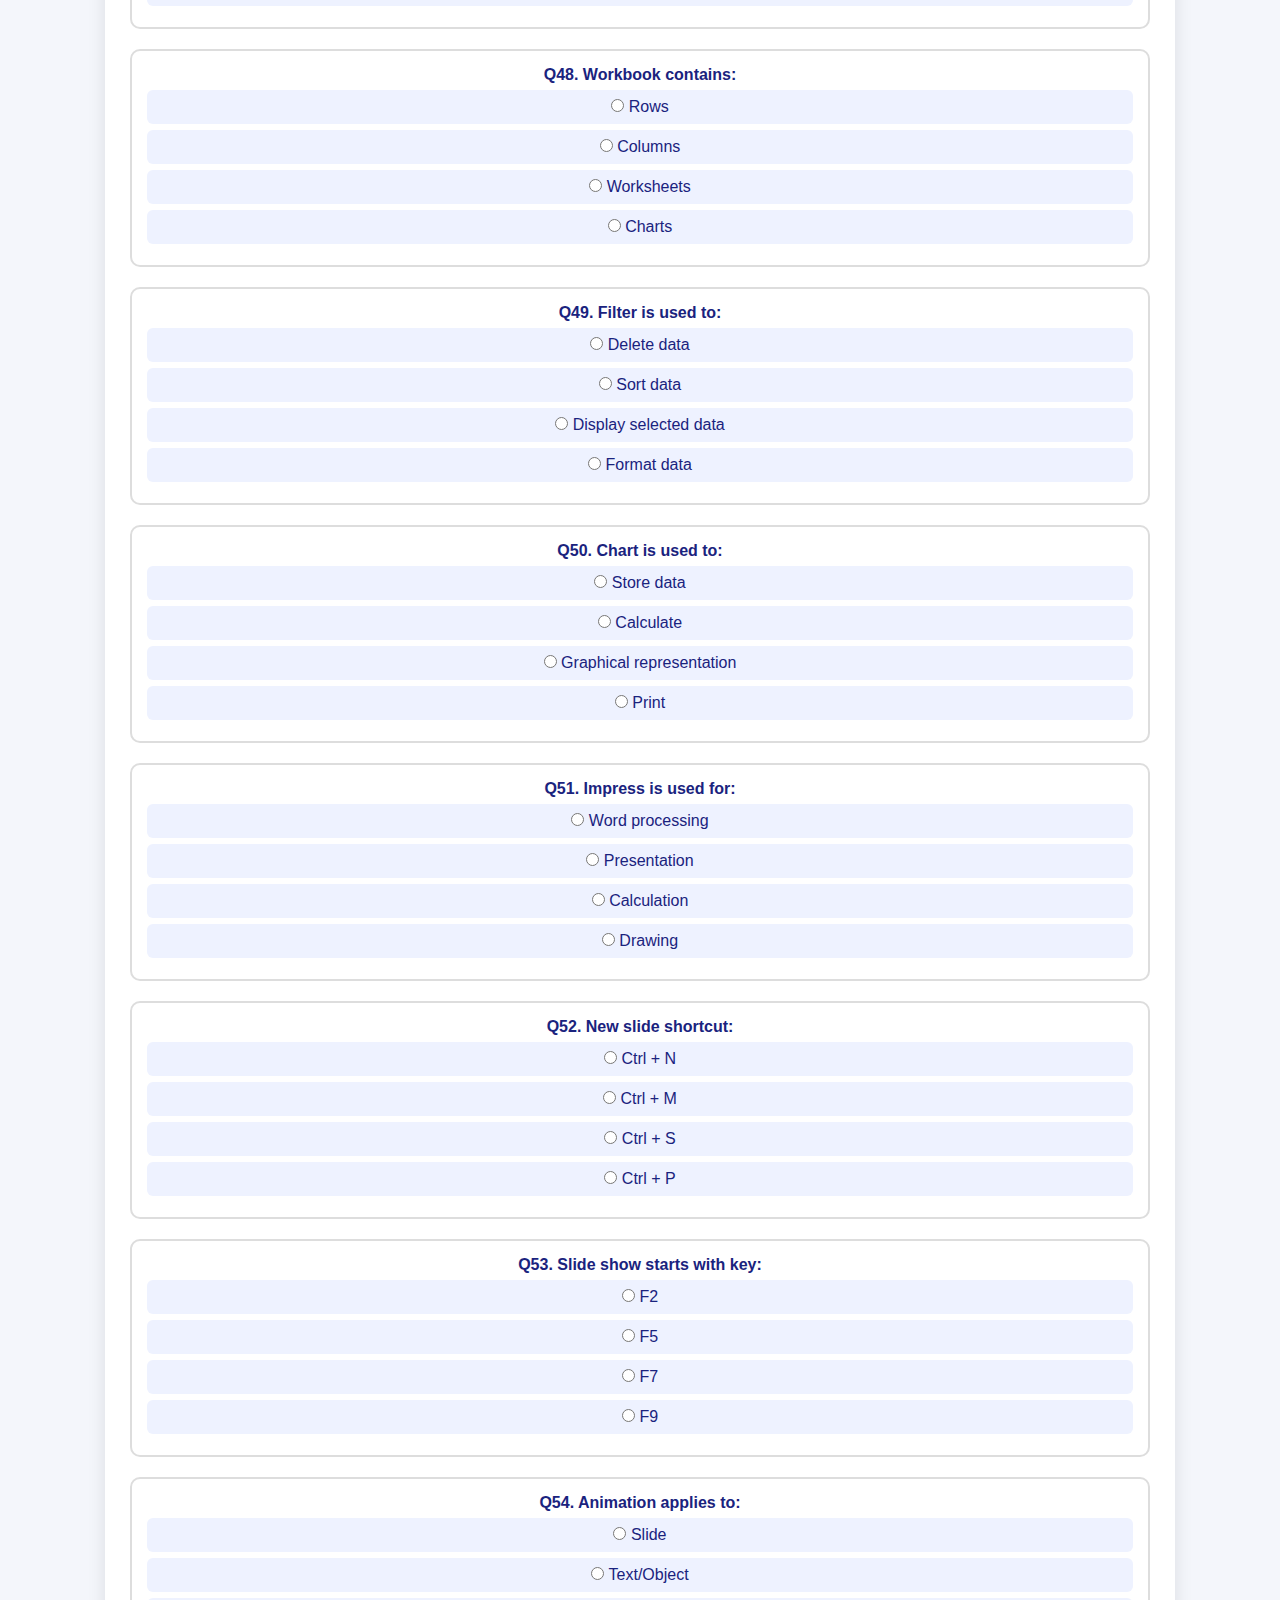
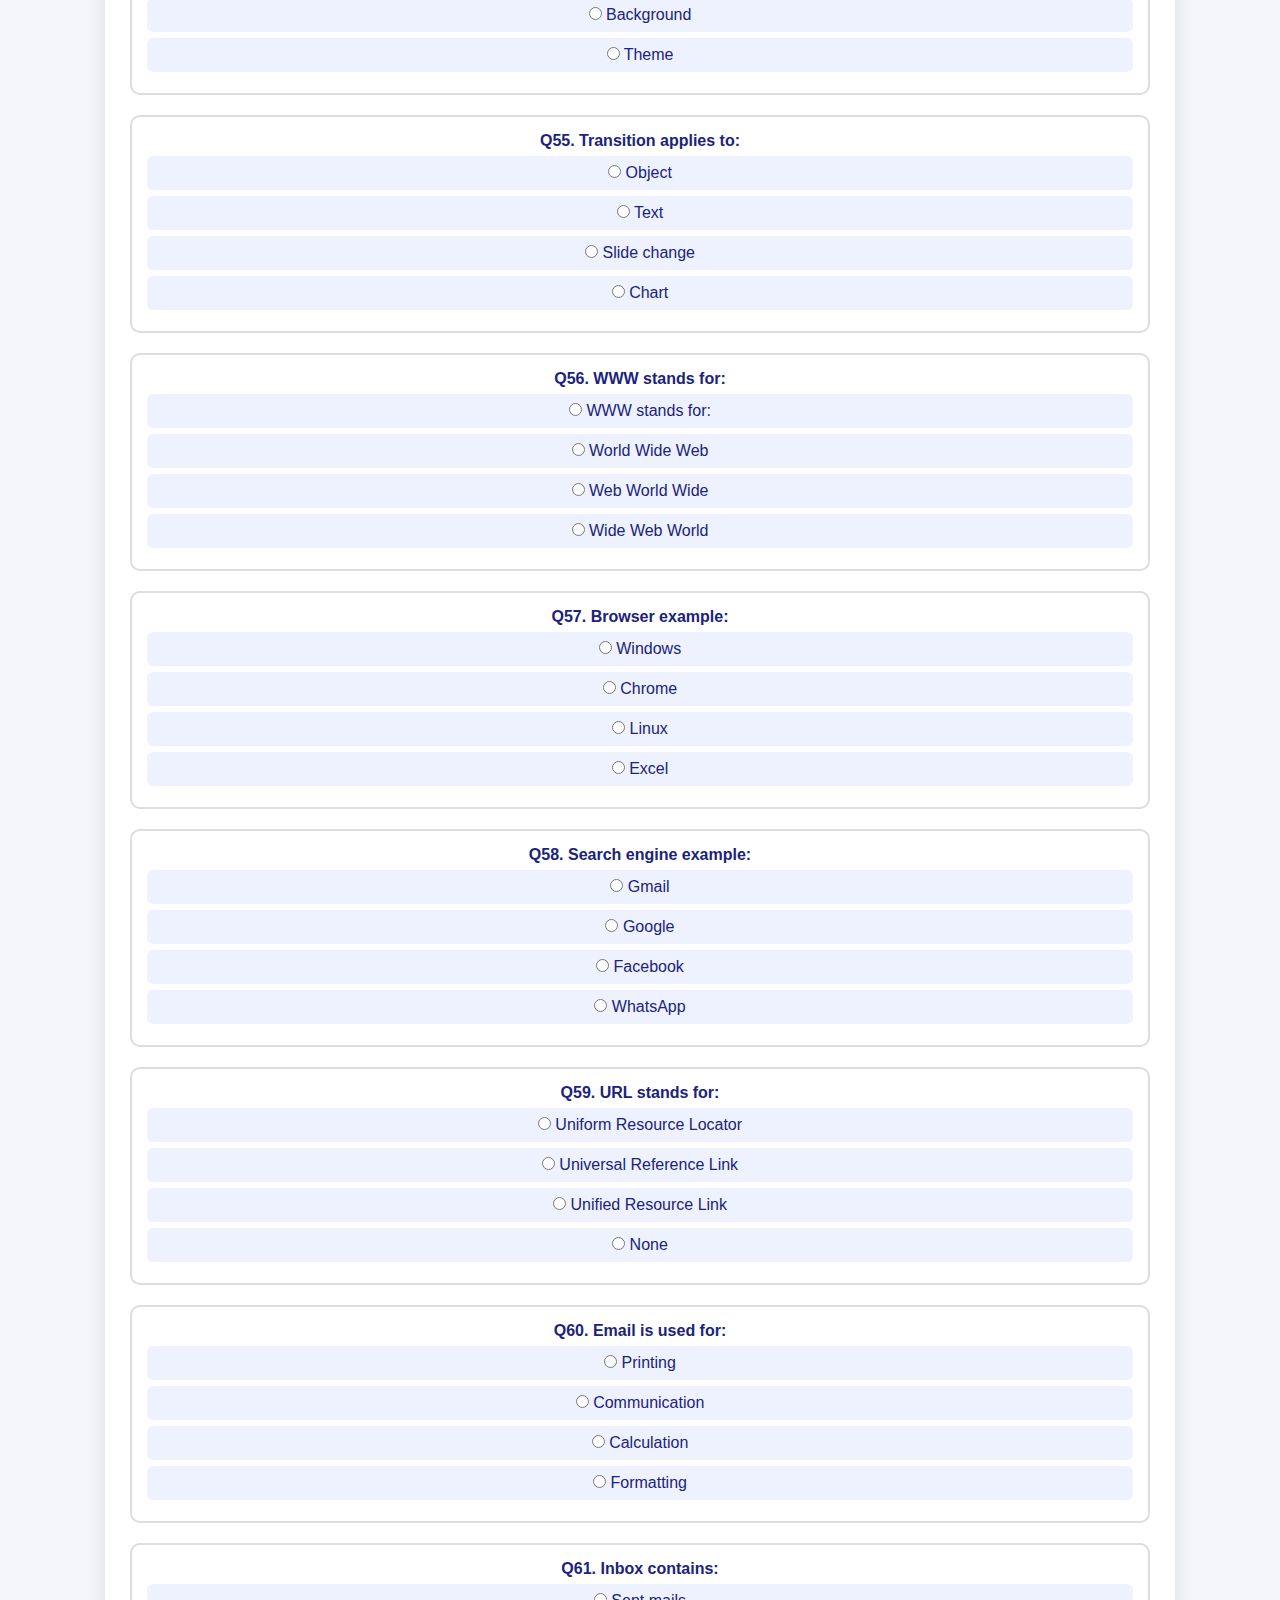
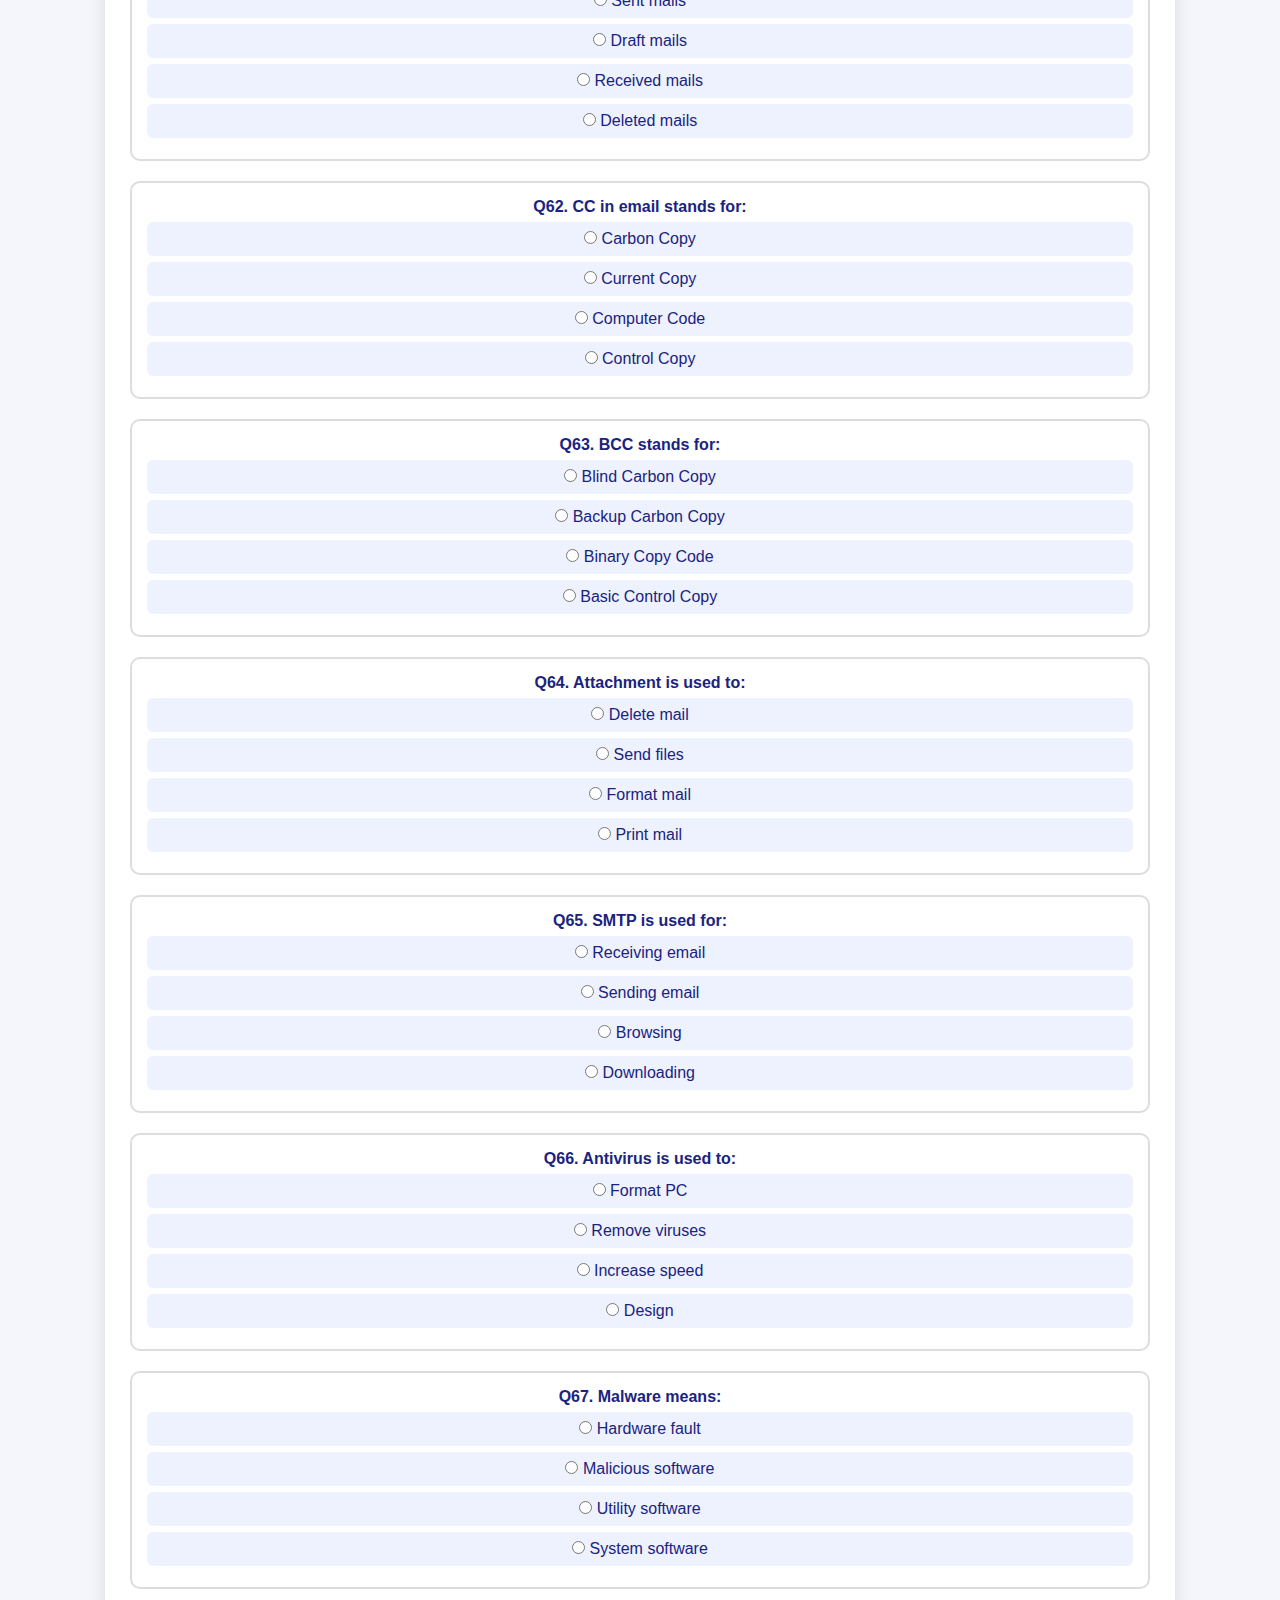
<file: june2025.html>
<!DOCTYPE html>
<html lang="en">
<head>
<meta charset="UTF-8">
<meta name="viewport" content="width=device-width, initial-scale=1.0">
<title>May 2025 CCC Paper</title>
<link rel="stylesheet" href="style.css">
</head>

<body>

<!-- HEADER -->
<header class="site-header">
  <img src="logo.jpeg" alt="Logo" class="logo">
</header>

<!-- MAIN EXAM AREA -->
<main class="exam-wrapper">
  <div class="container">

    <!-- EXAM TITLE -->
    <section class="exam-header">
      <h1>NIELIT CCC ONLINE EXAM</h1>
      <h1>📄 June 2025 – CCC Examination</h1>
      <p class="exam-subtitle">
        Answer all questions. Each question carries equal marks.
      </p>
    </section>

    <!-- QUIZ -->
    <section class="exam-body">
      <div id="quiz"></div>
    </section>

    <!-- ACTIONS -->
    <section class="exam-actions">
      <button class="submit-btn" onclick="submitExam()">Submit Exam</button>
      <div id="result"></div>
    </section>

    <!-- NAVIGATION -->
    <section class="exam-footer">
      <a href="index.html" class="back-link">⬅ Back to Home</a>

      <div class="footer-logo">
        <img src="logo1.jpeg" alt="Footer Logo">
      </div>
    </section>

  </div>
</main>

<!-- FOOTER -->
<footer class="site-footer">
  <nav>
    <a href="index.html">HOME</a>
    <a href="#">ABOUT</a>
    <a href="#">CONTACT</a>
  </nav>
</footer>

<!-- SCRIPTS -->
<script src="exam.js"></script>
<script src="june2025.js"></script>

</body>
</html>
</file>
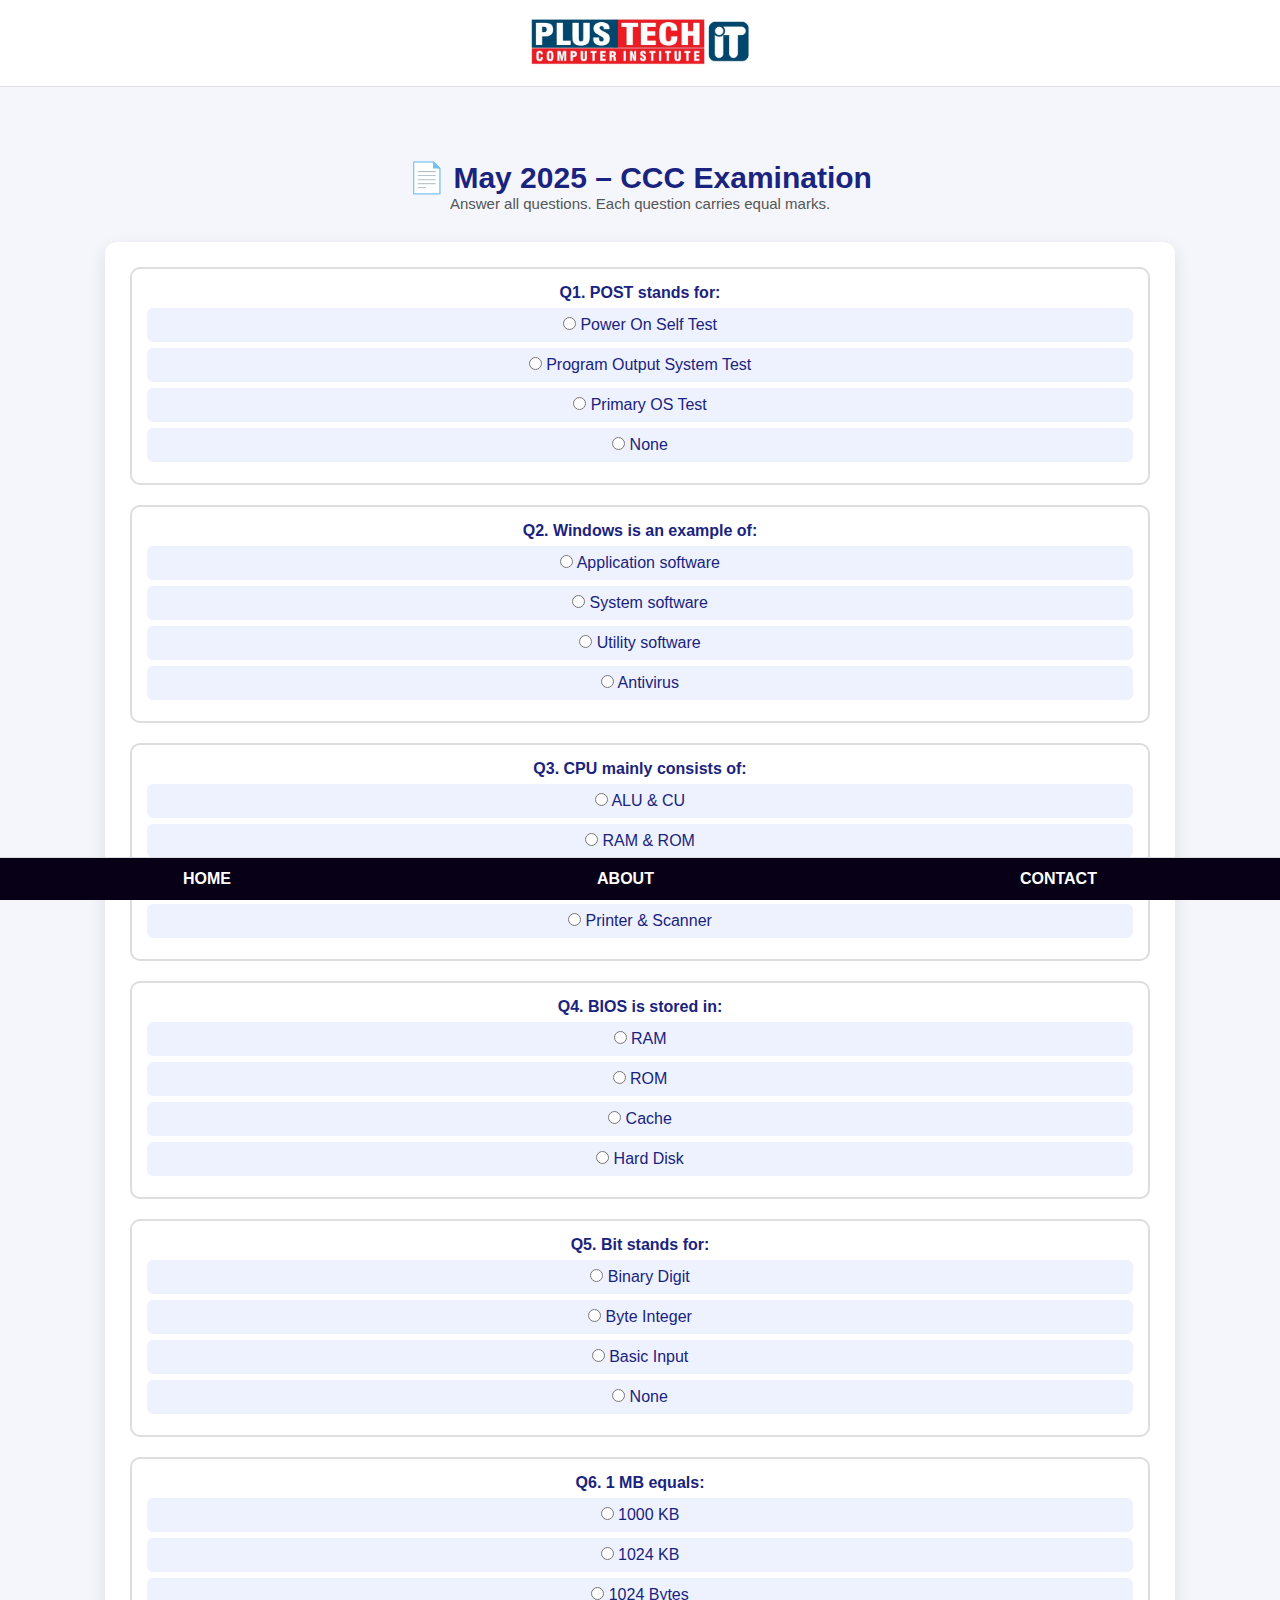
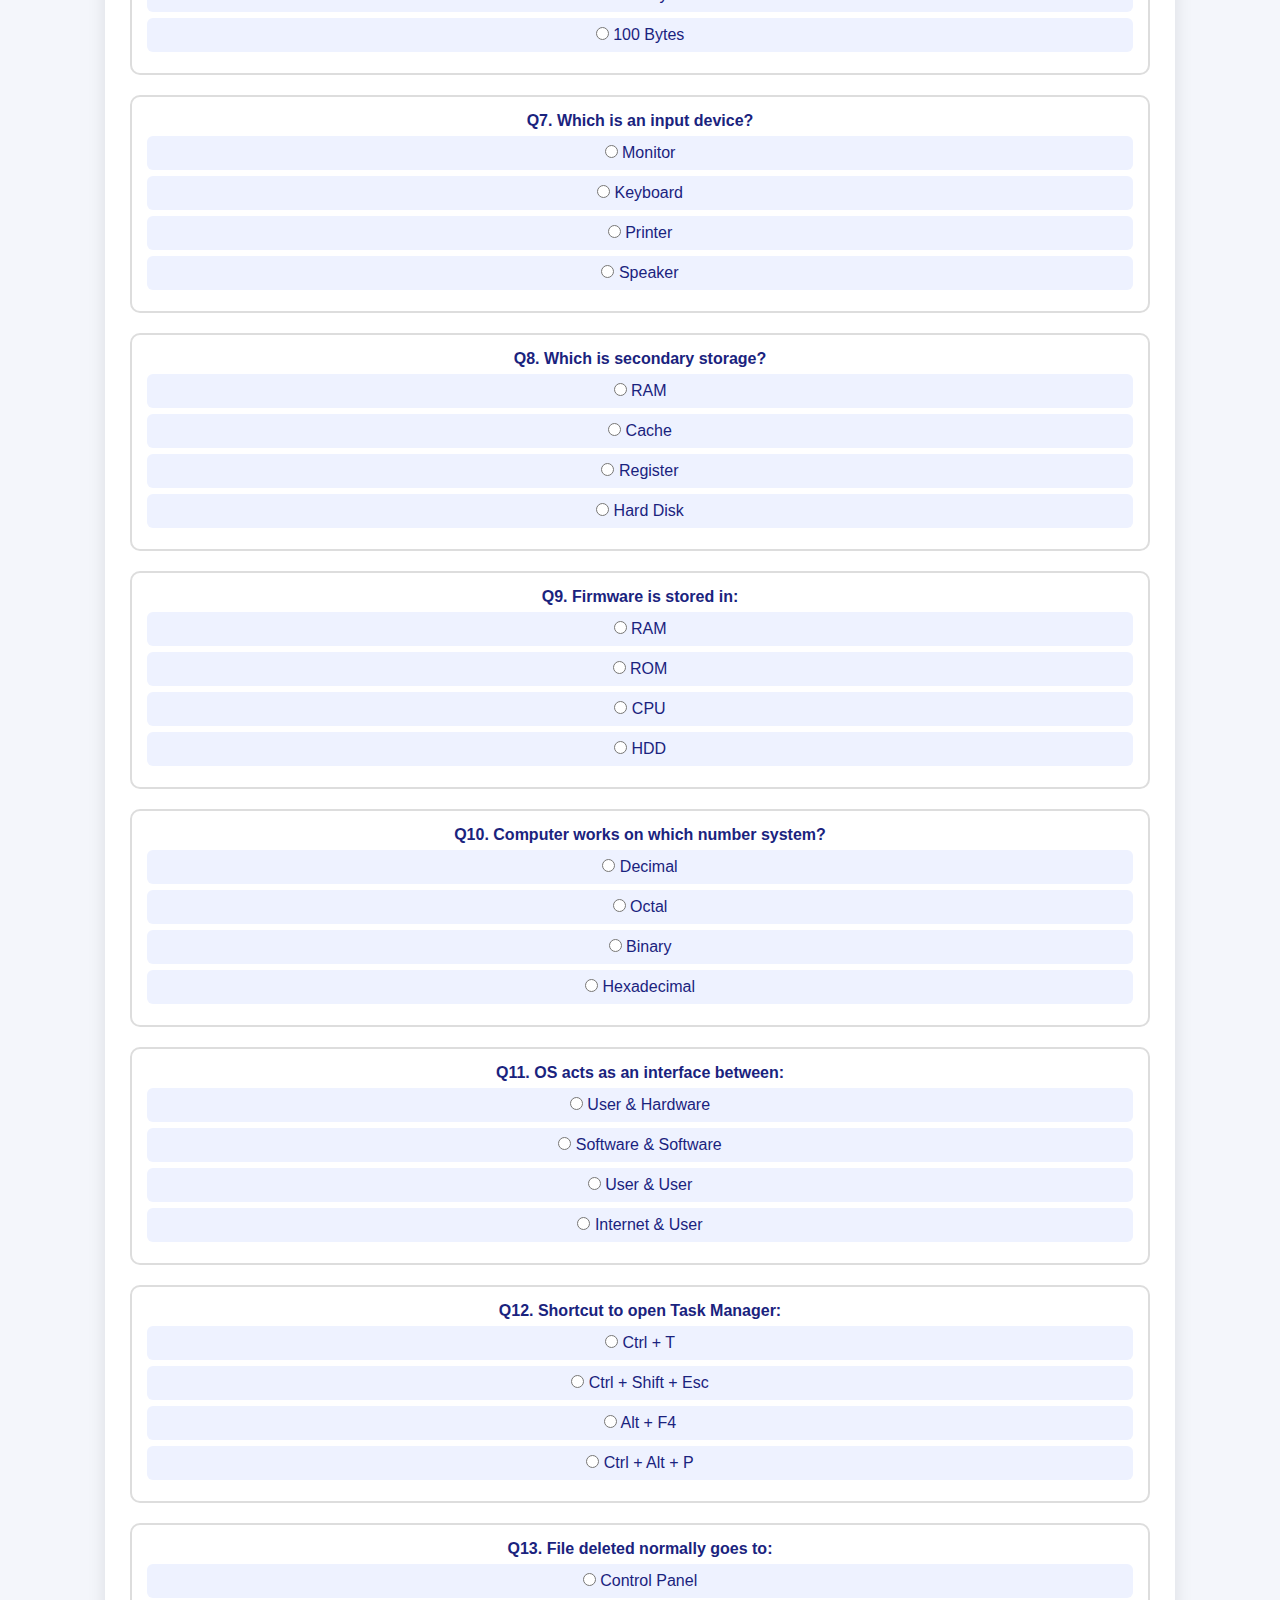
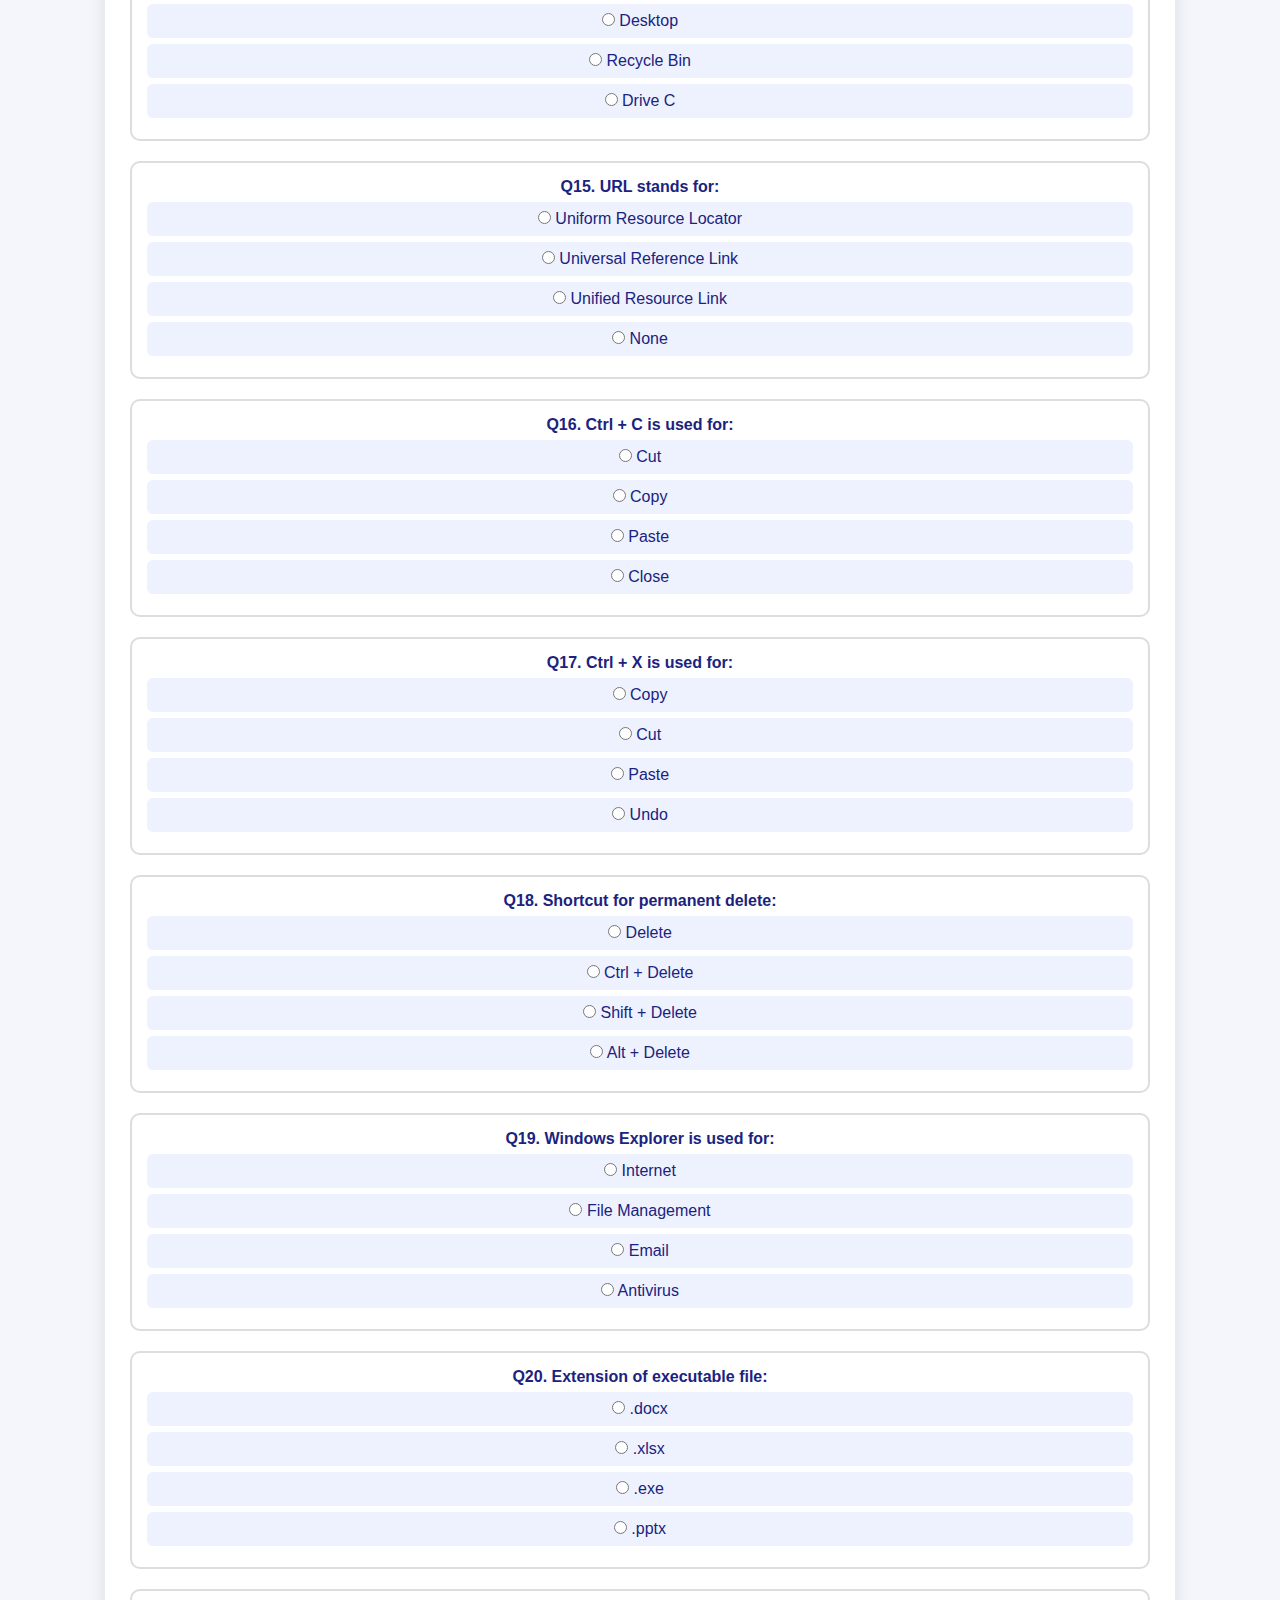
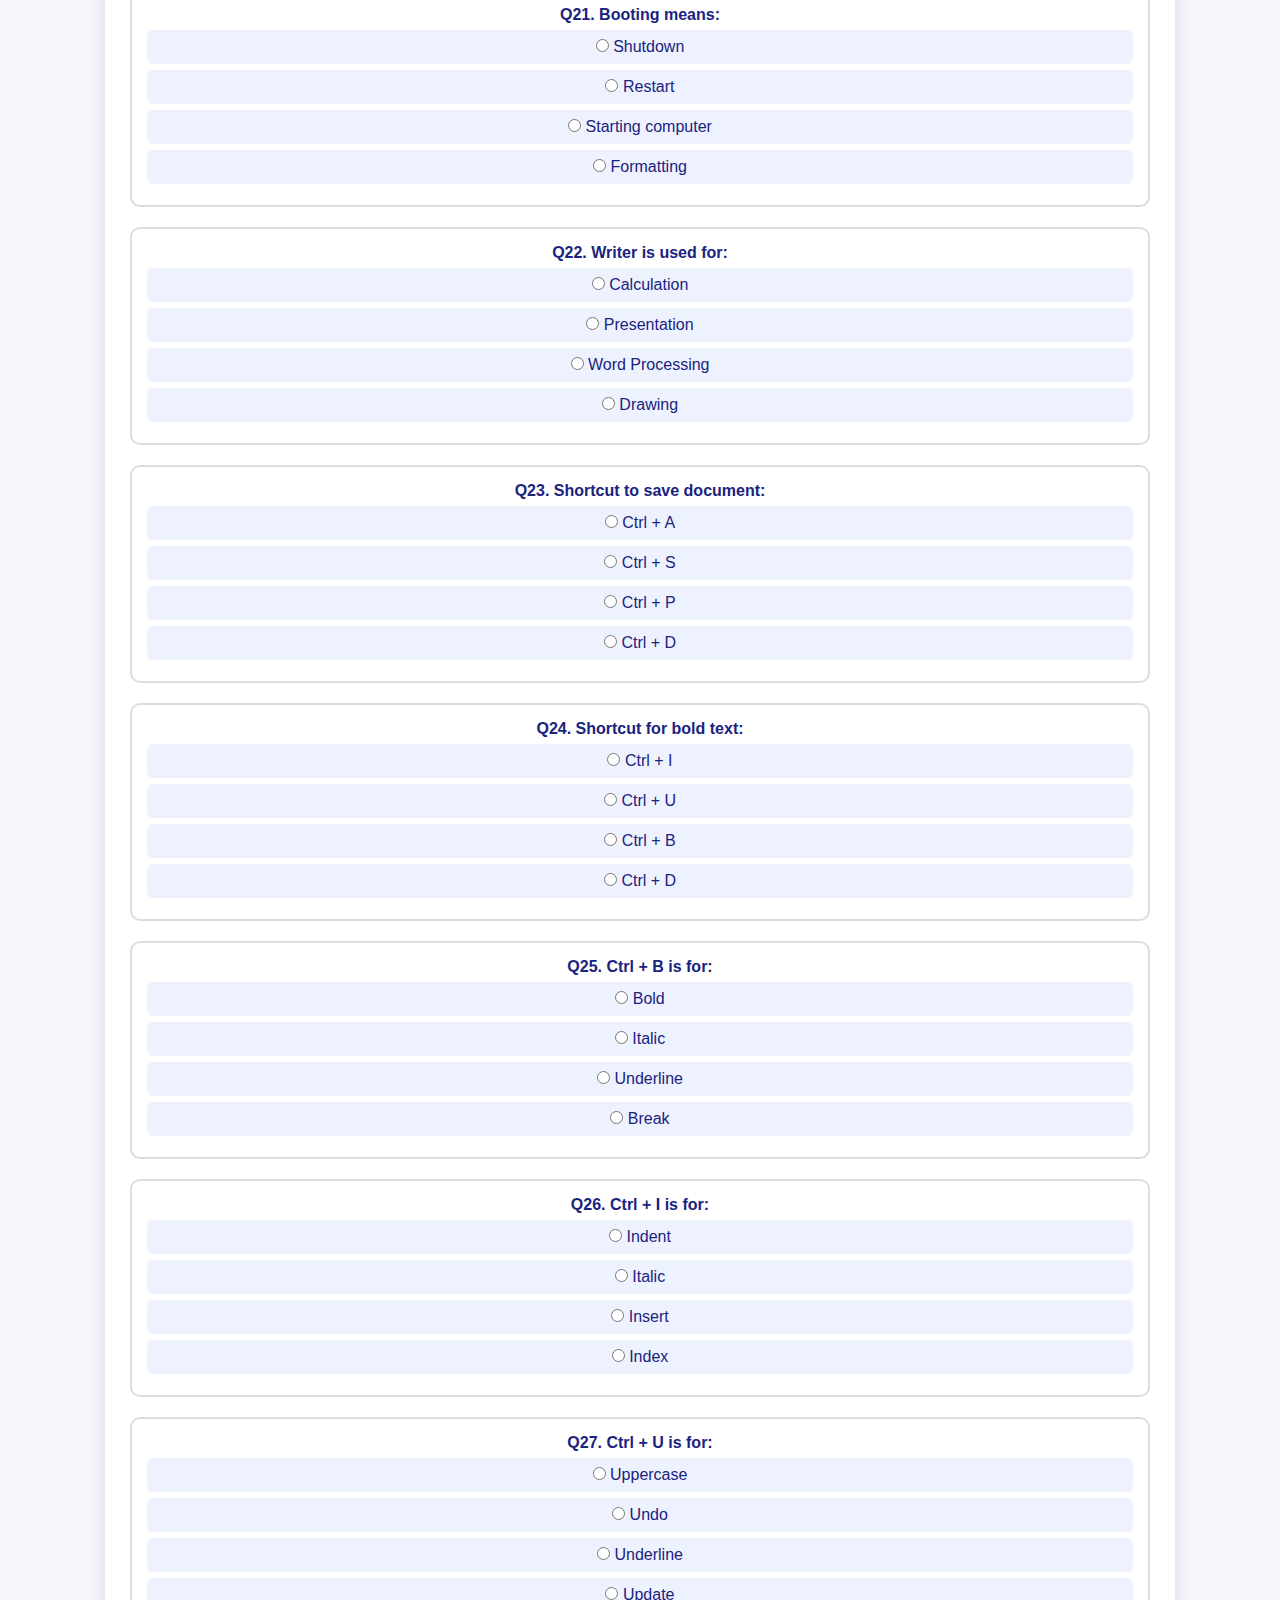
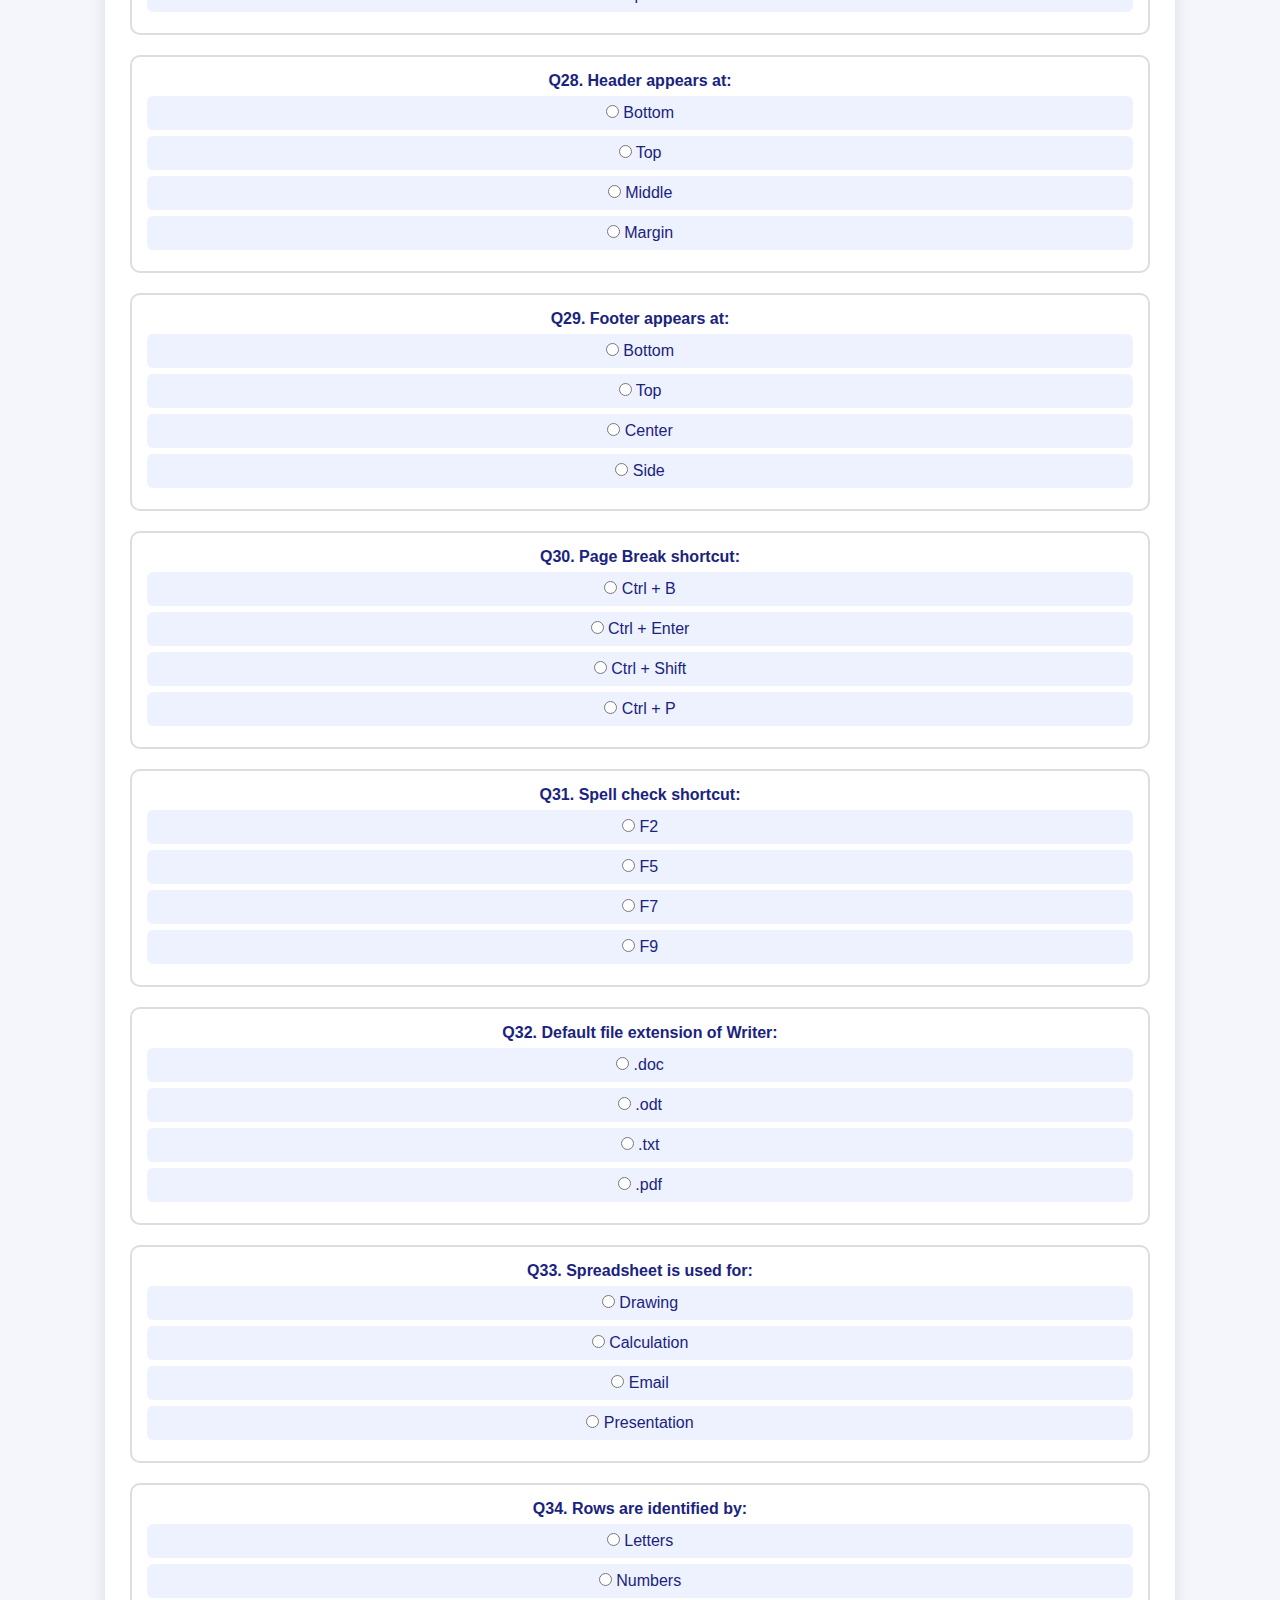
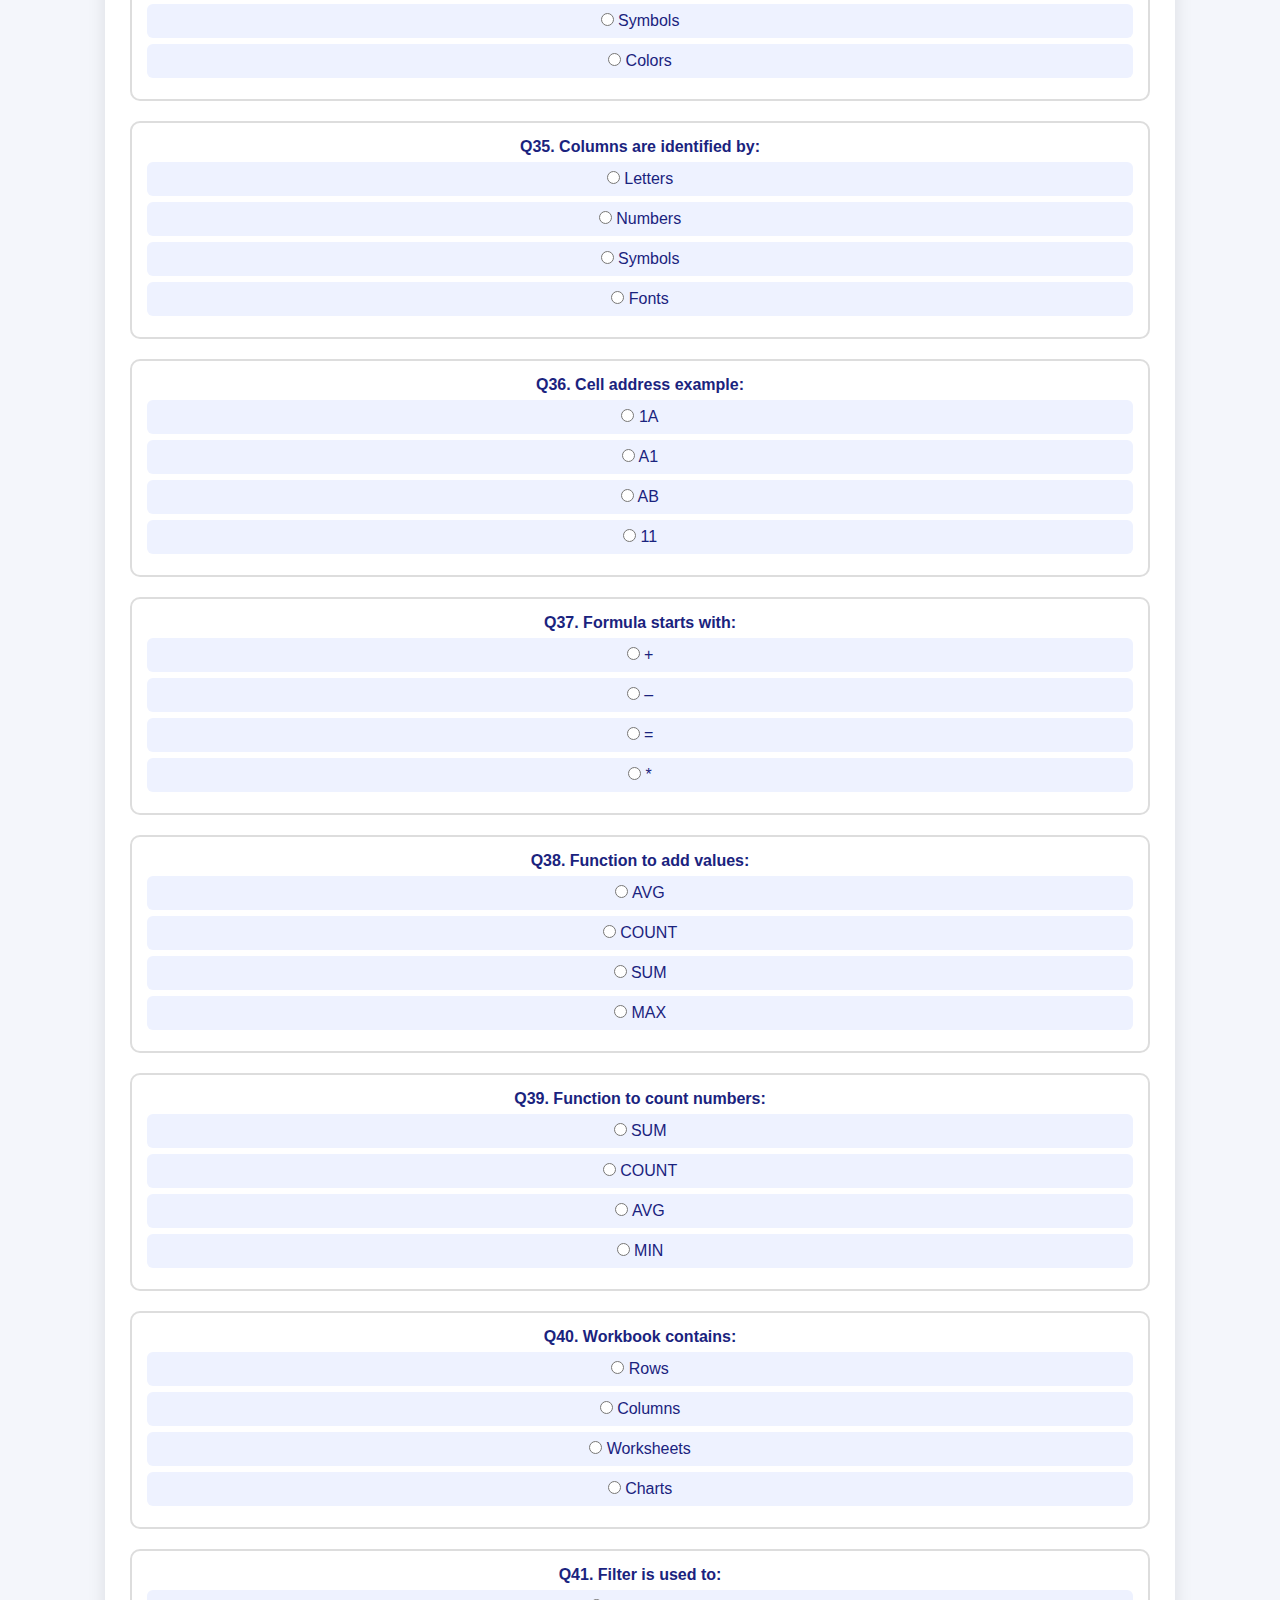
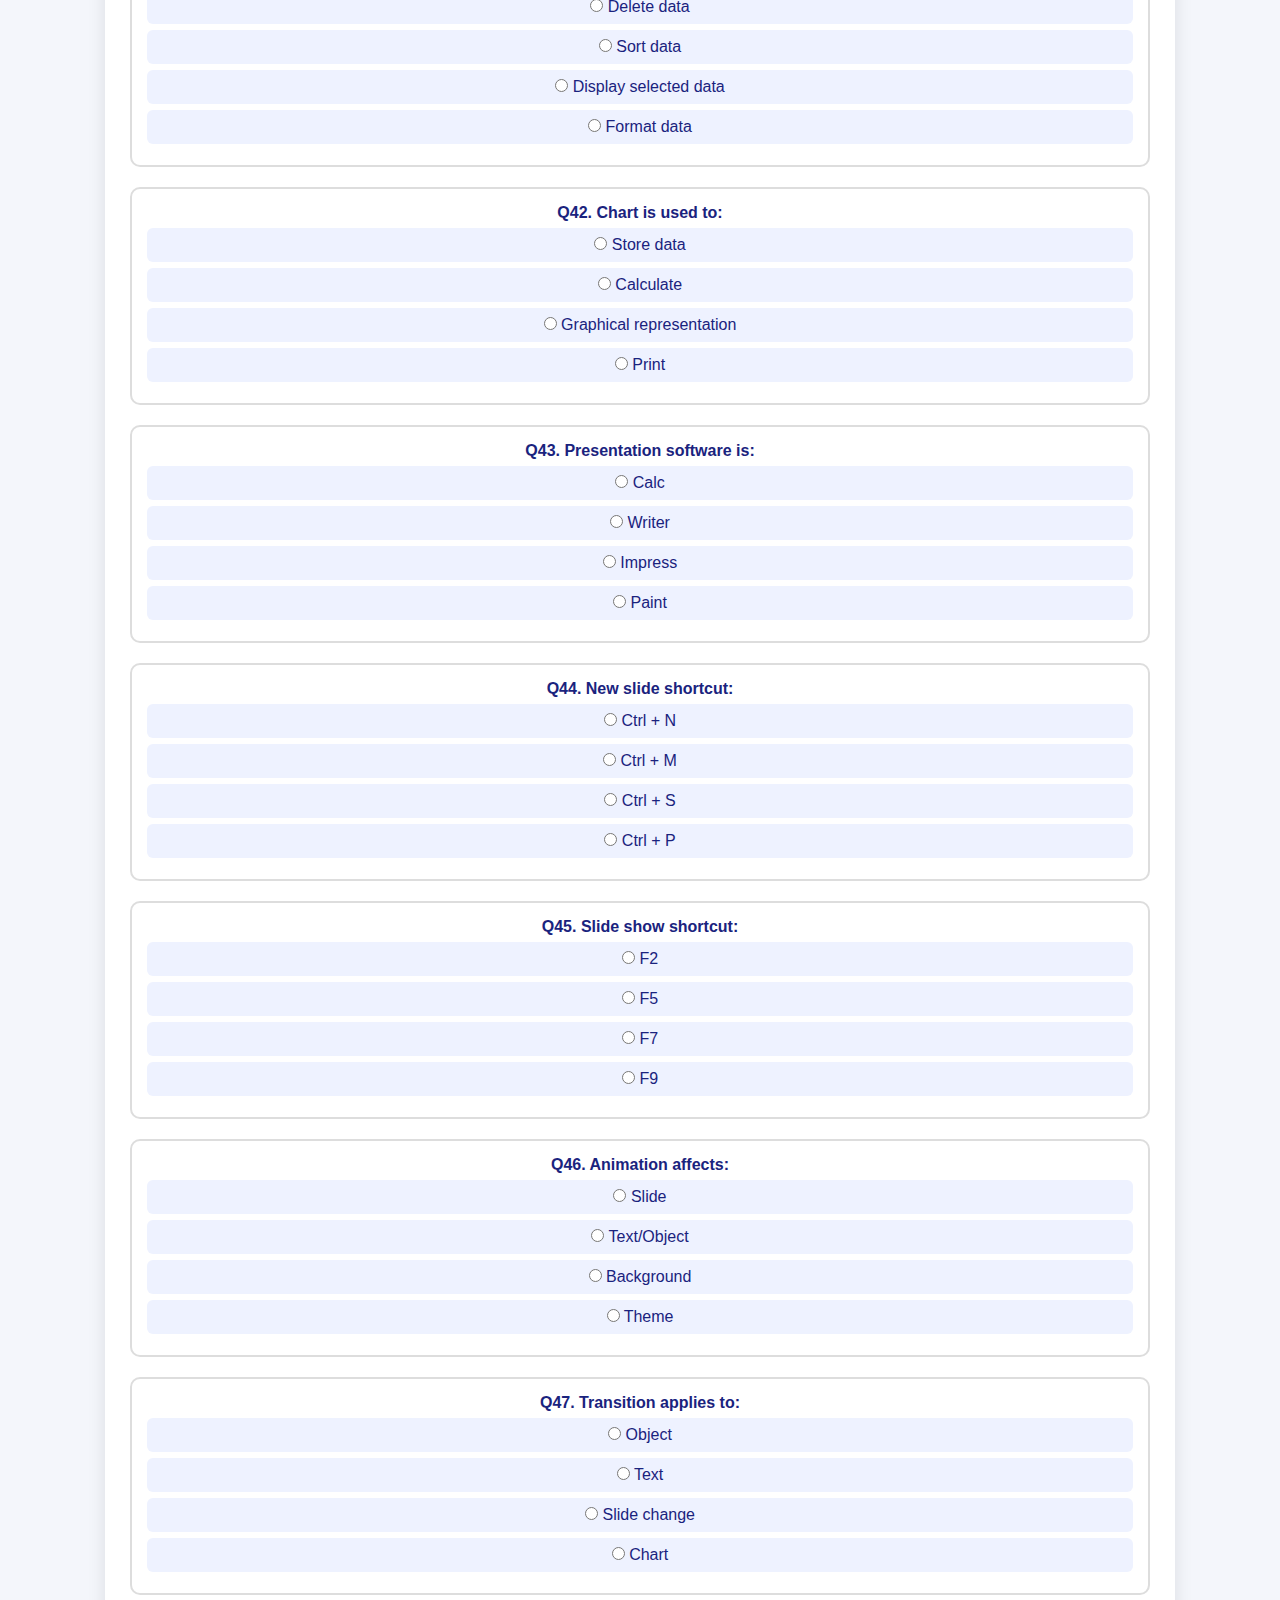
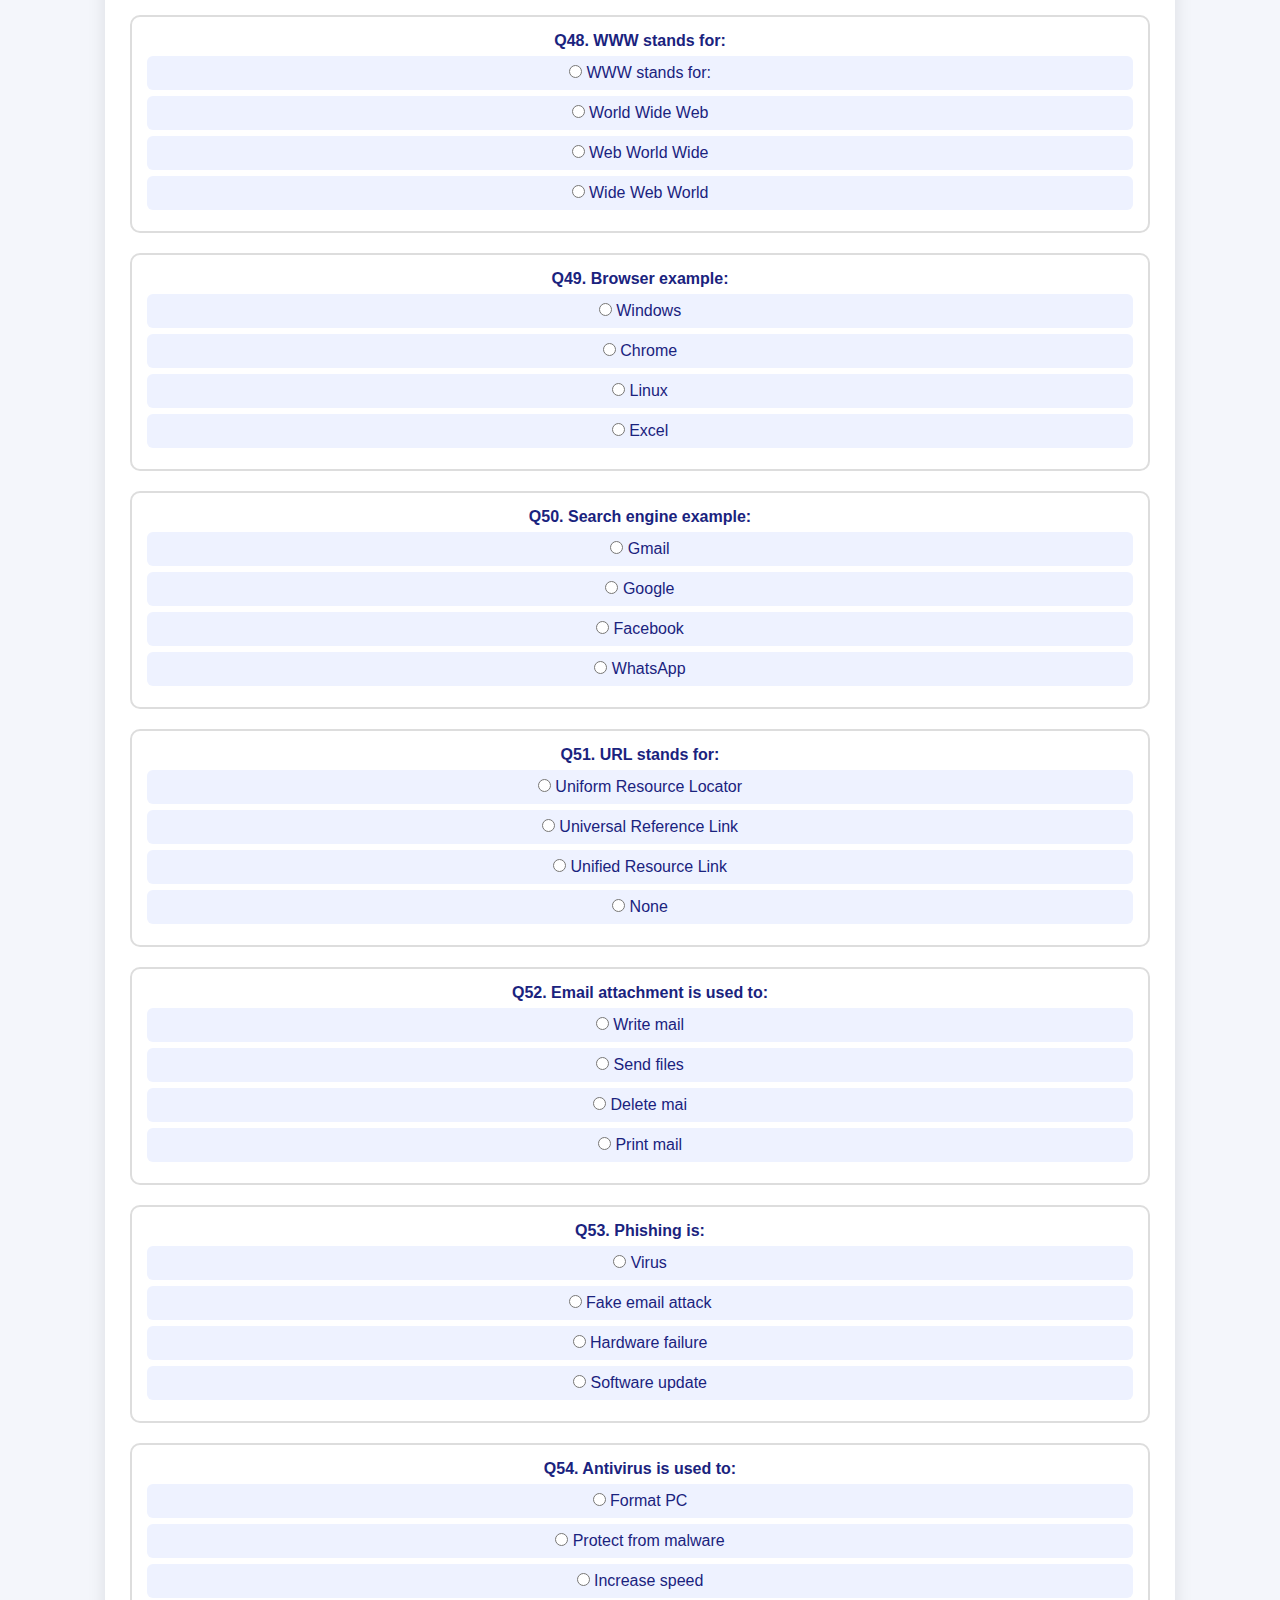
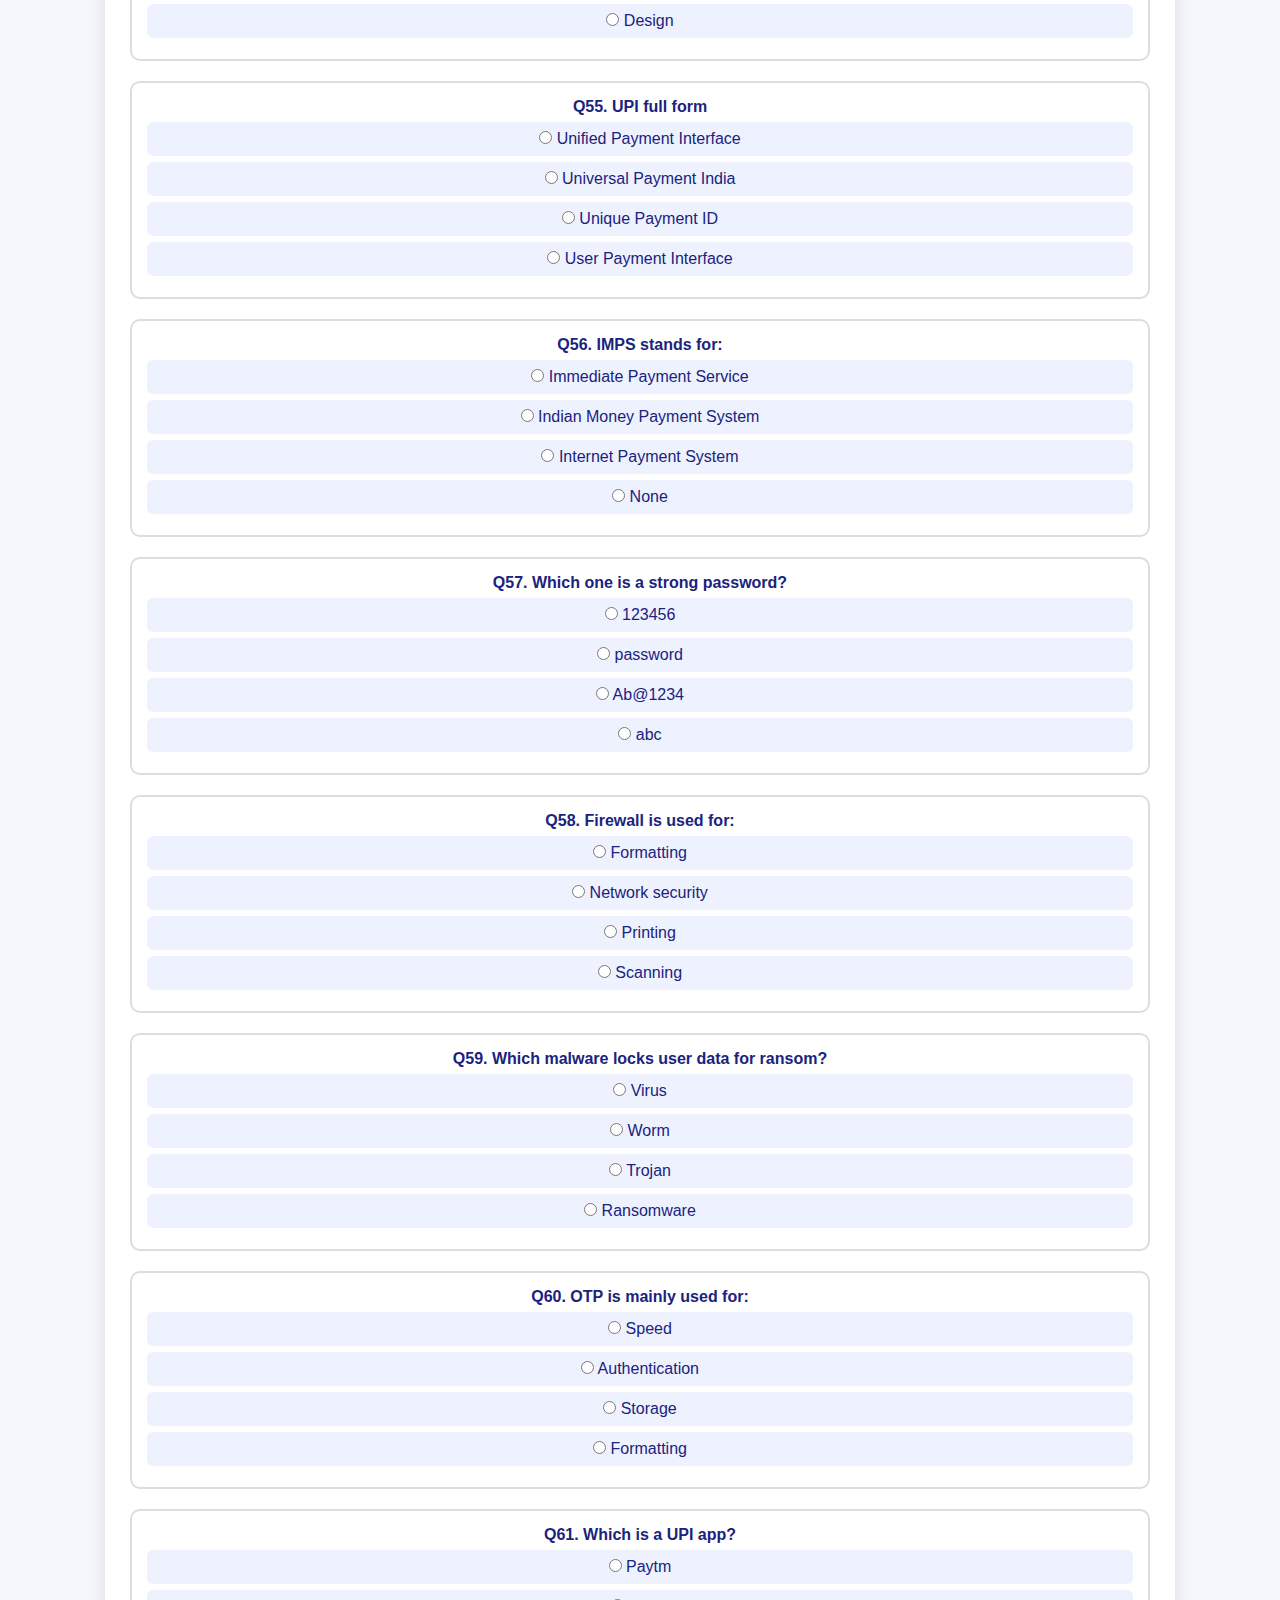
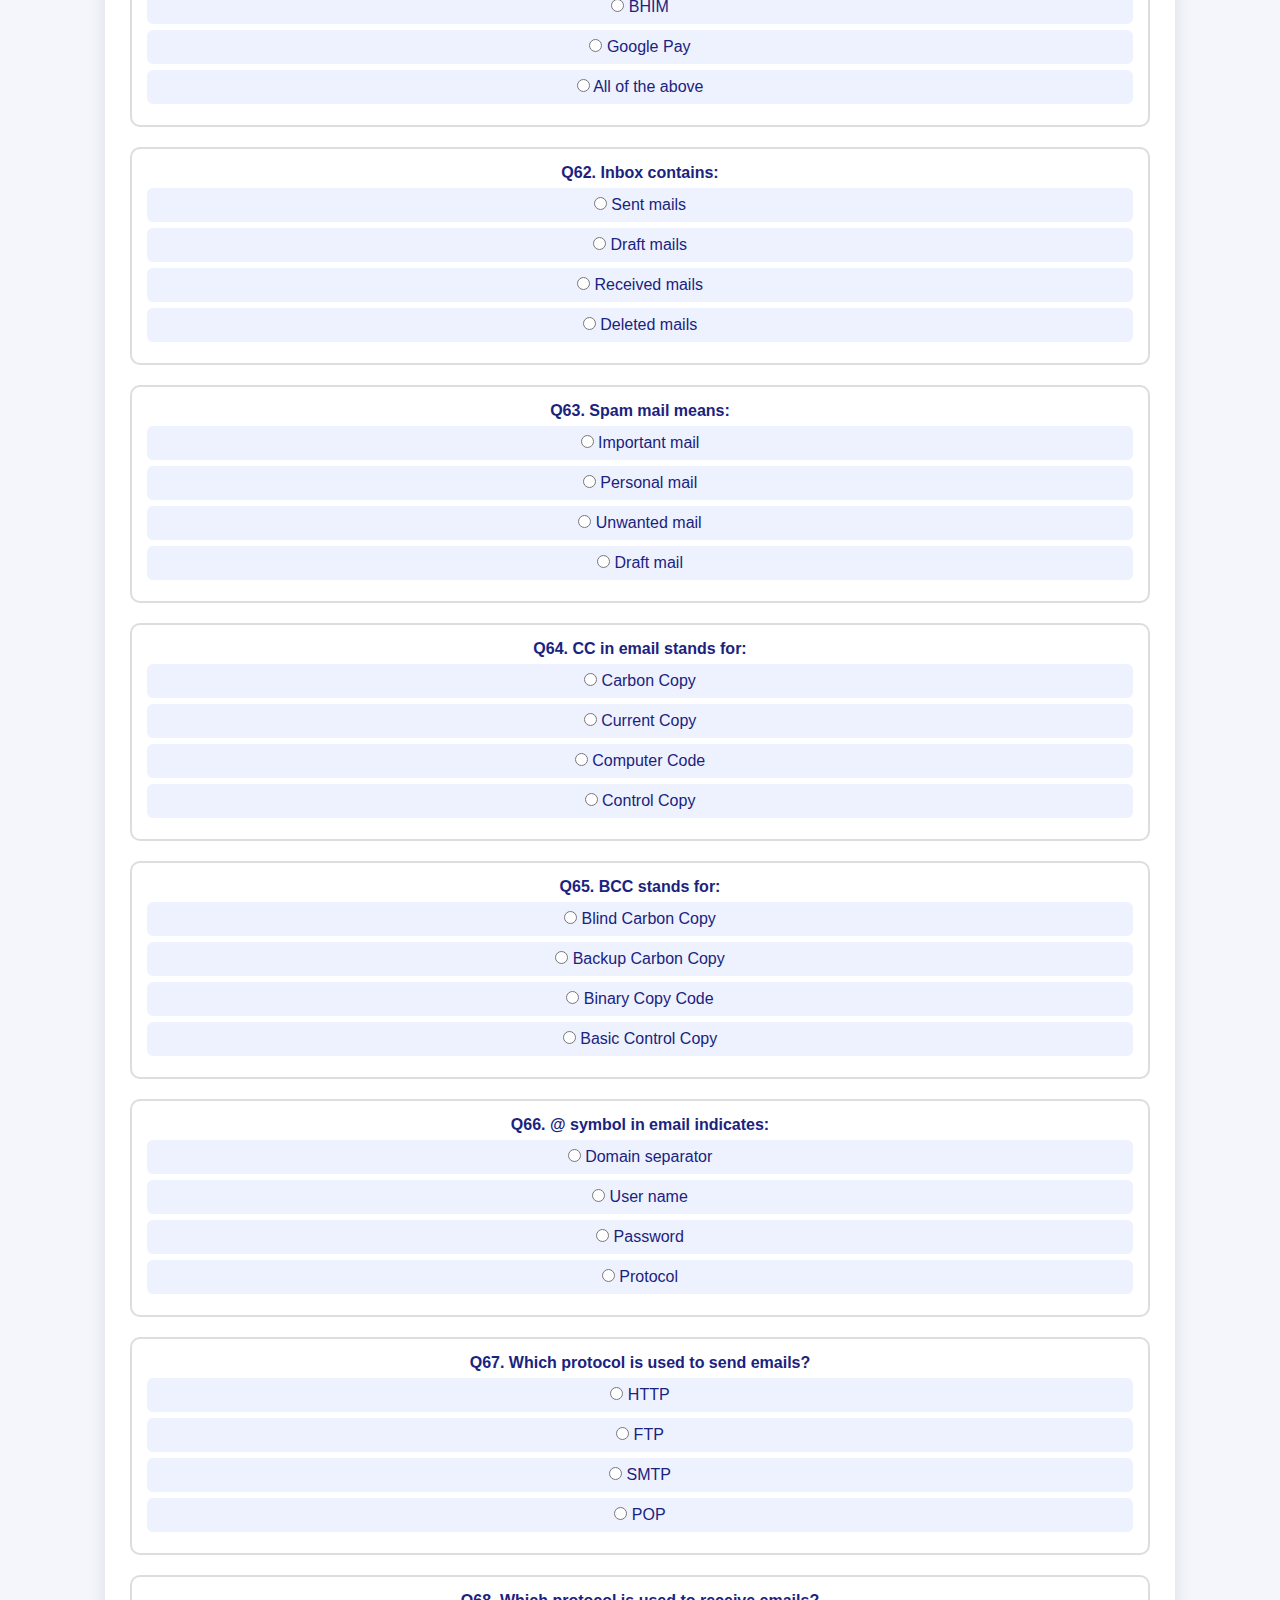
<file: may2025.html>
<!DOCTYPE html>
<html lang="en">
<head>
<meta charset="UTF-8">
<meta name="viewport" content="width=device-width, initial-scale=1.0">
<title>May 2025 CCC Paper</title>
<link rel="stylesheet" href="style.css">
</head>

<body>

<!-- HEADER -->
<header class="site-header">
  <img src="logo.jpeg" alt="Logo" class="logo">
</header>

<!-- MAIN EXAM AREA -->
<main class="exam-wrapper">
  <div class="container">

    <!-- EXAM TITLE -->
    <section class="exam-header">
      <h1>📄 May 2025 – CCC Examination</h1>
      <p class="exam-subtitle">
        Answer all questions. Each question carries equal marks.
      </p>
    </section>

    <!-- QUIZ -->
    <section class="exam-body">
      <div id="quiz"></div>
    </section>

    <!-- ACTIONS -->
    <section class="exam-actions">
      <button class="submit-btn" onclick="submitExam()">Submit Exam</button>
      <div id="result"></div>
    </section>

    <!-- NAVIGATION -->
    <section class="exam-footer">
      <a href="index.html" class="back-link">⬅ Back to Home</a>

      <div class="footer-logo">
        <img src="logo1.jpeg" alt="Footer Logo">
      </div>
    </section>

  </div>
</main>

<!-- FOOTER -->
<footer class="site-footer">
  <nav>
    <a href="index.html">HOME</a>
    <a href="#">ABOUT</a>
    <a href="#">CONTACT</a>
  </nav>
</footer>

<!-- SCRIPTS -->
<script src="exam.js"></script>
<script src="may2025.js"></script>

</body>
</html>
</file>
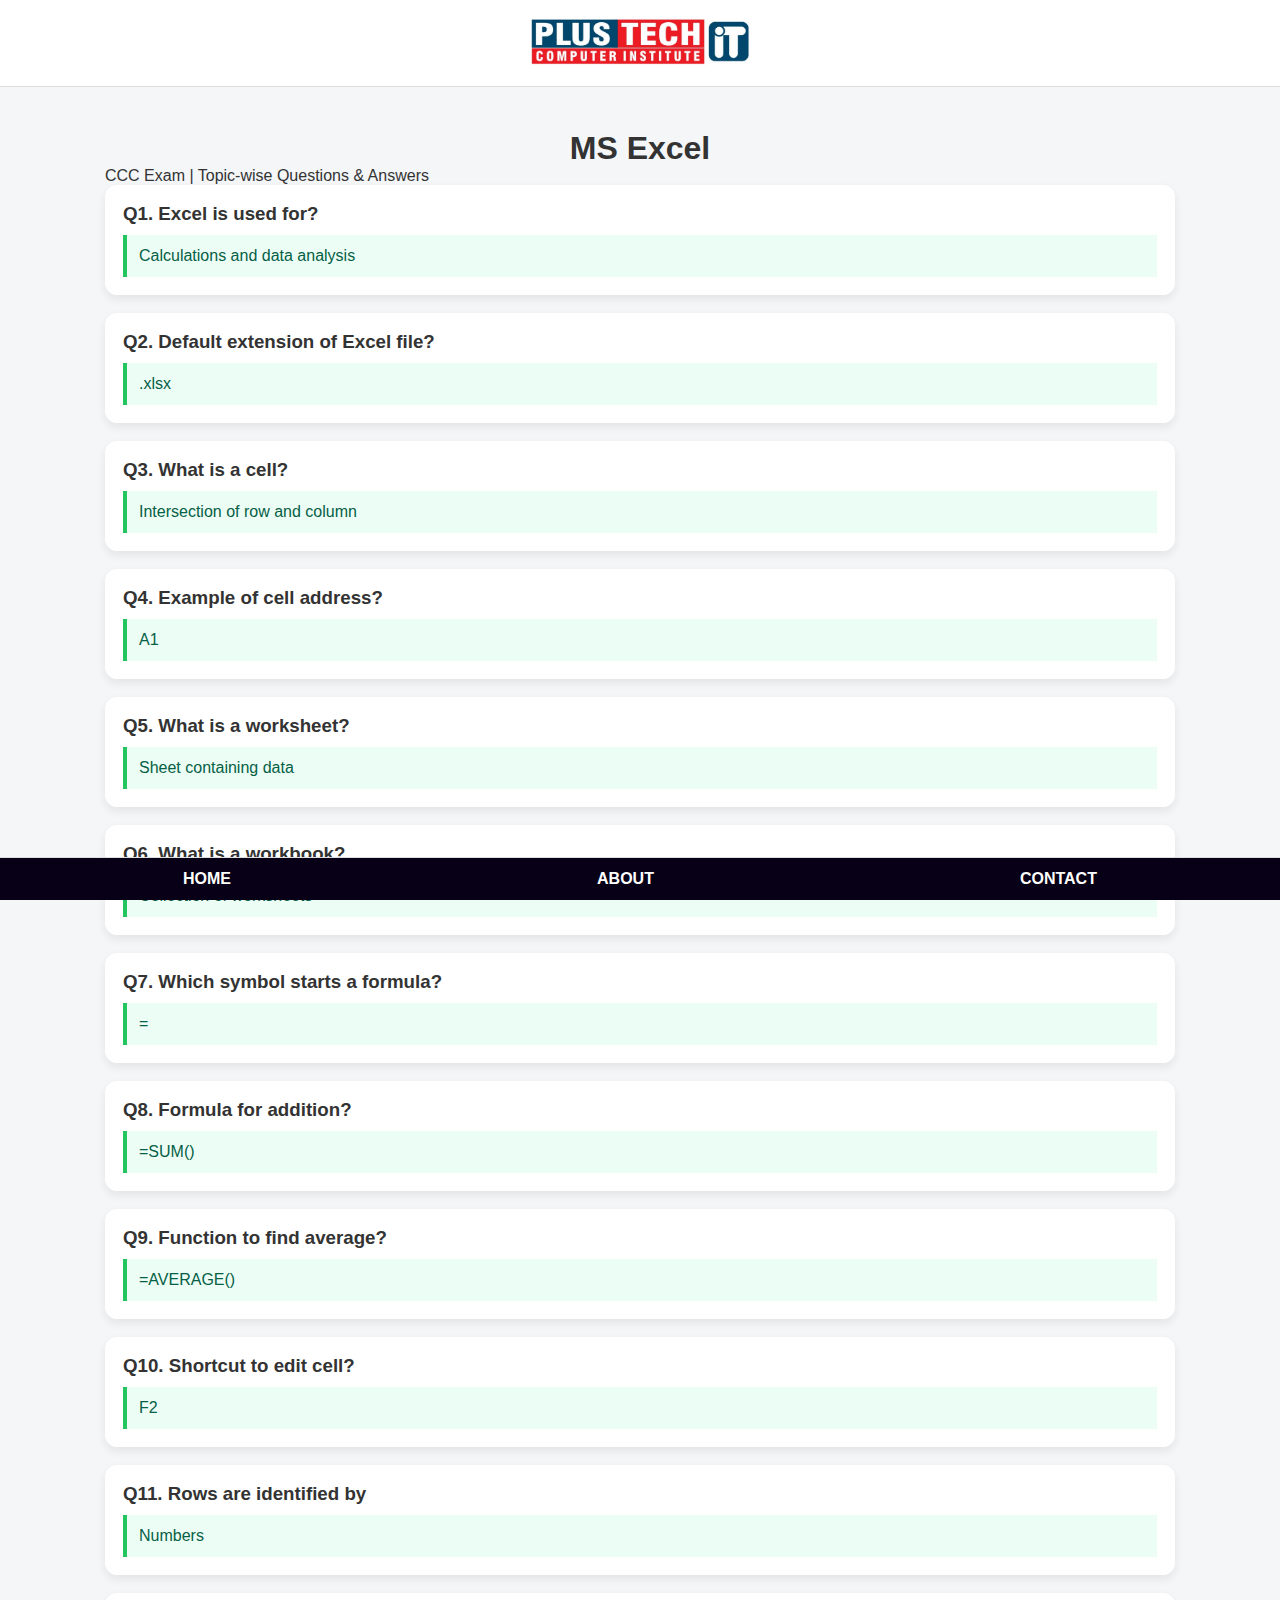
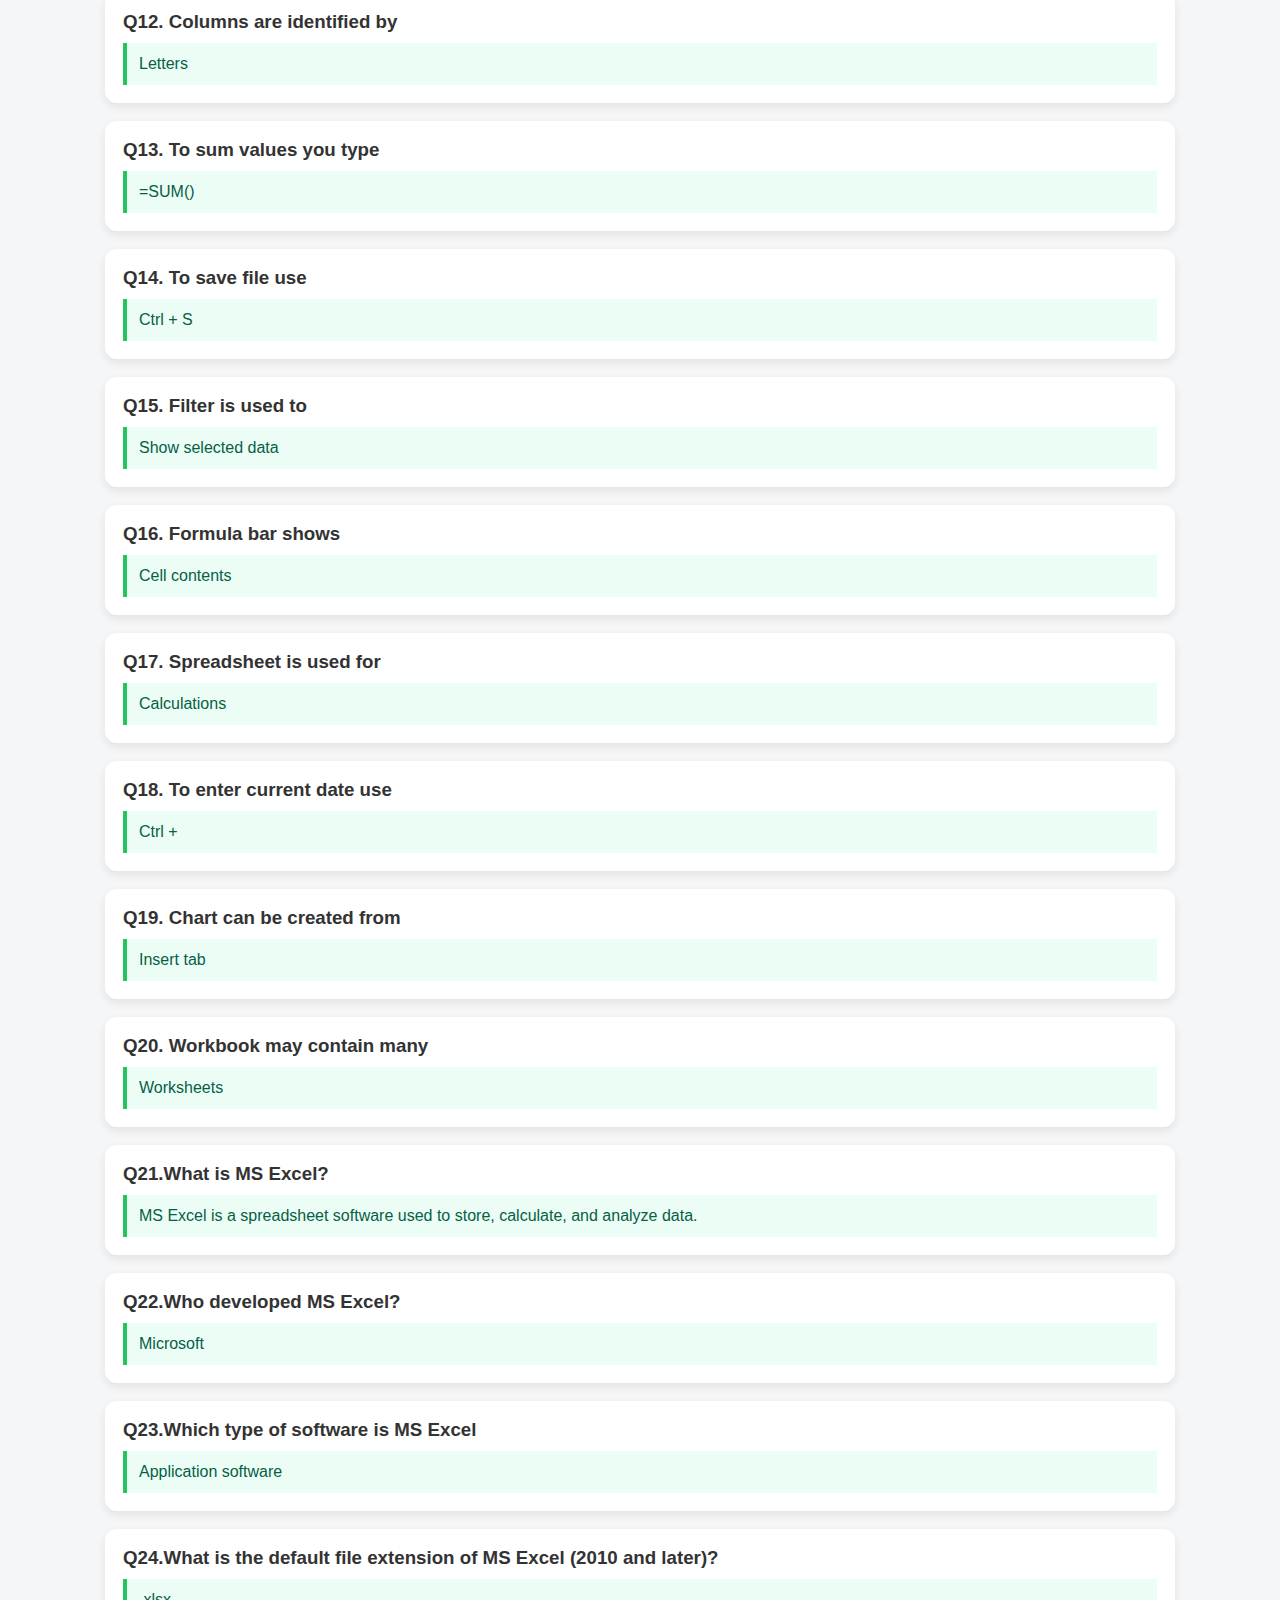
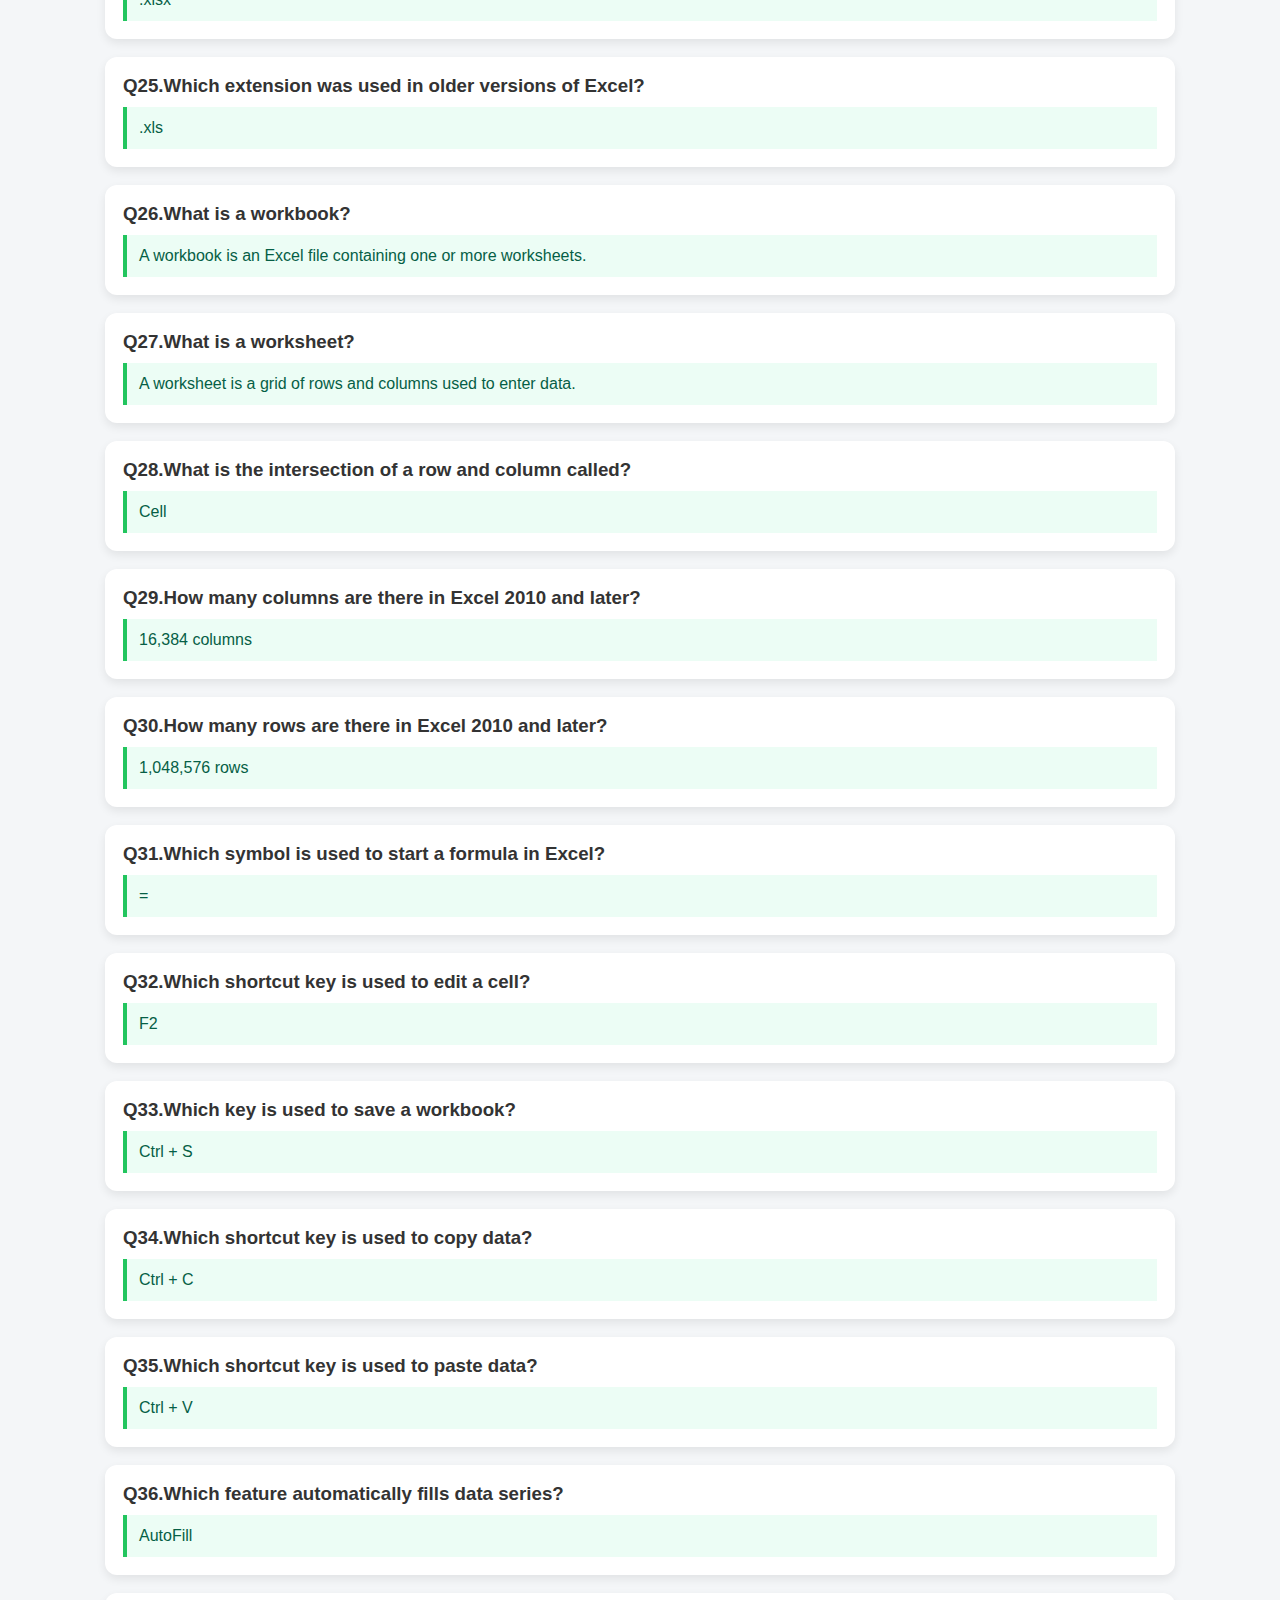
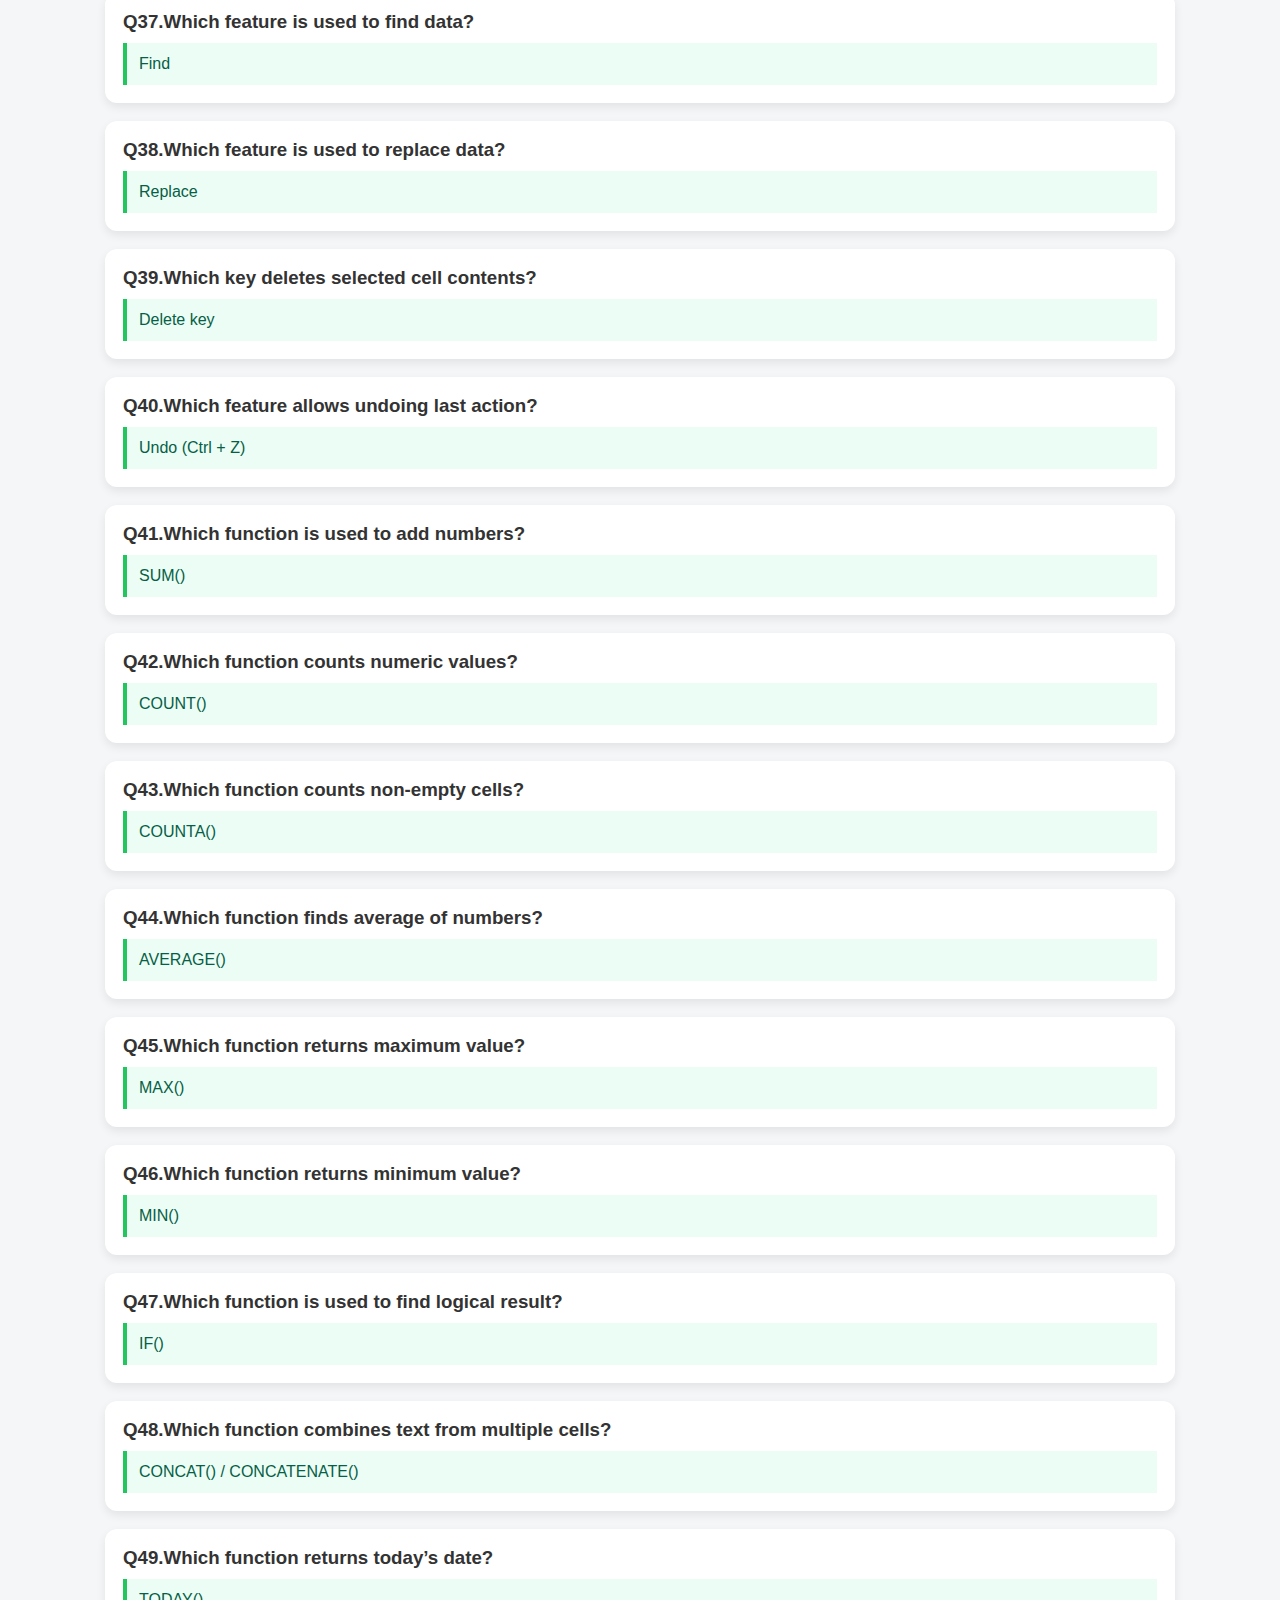
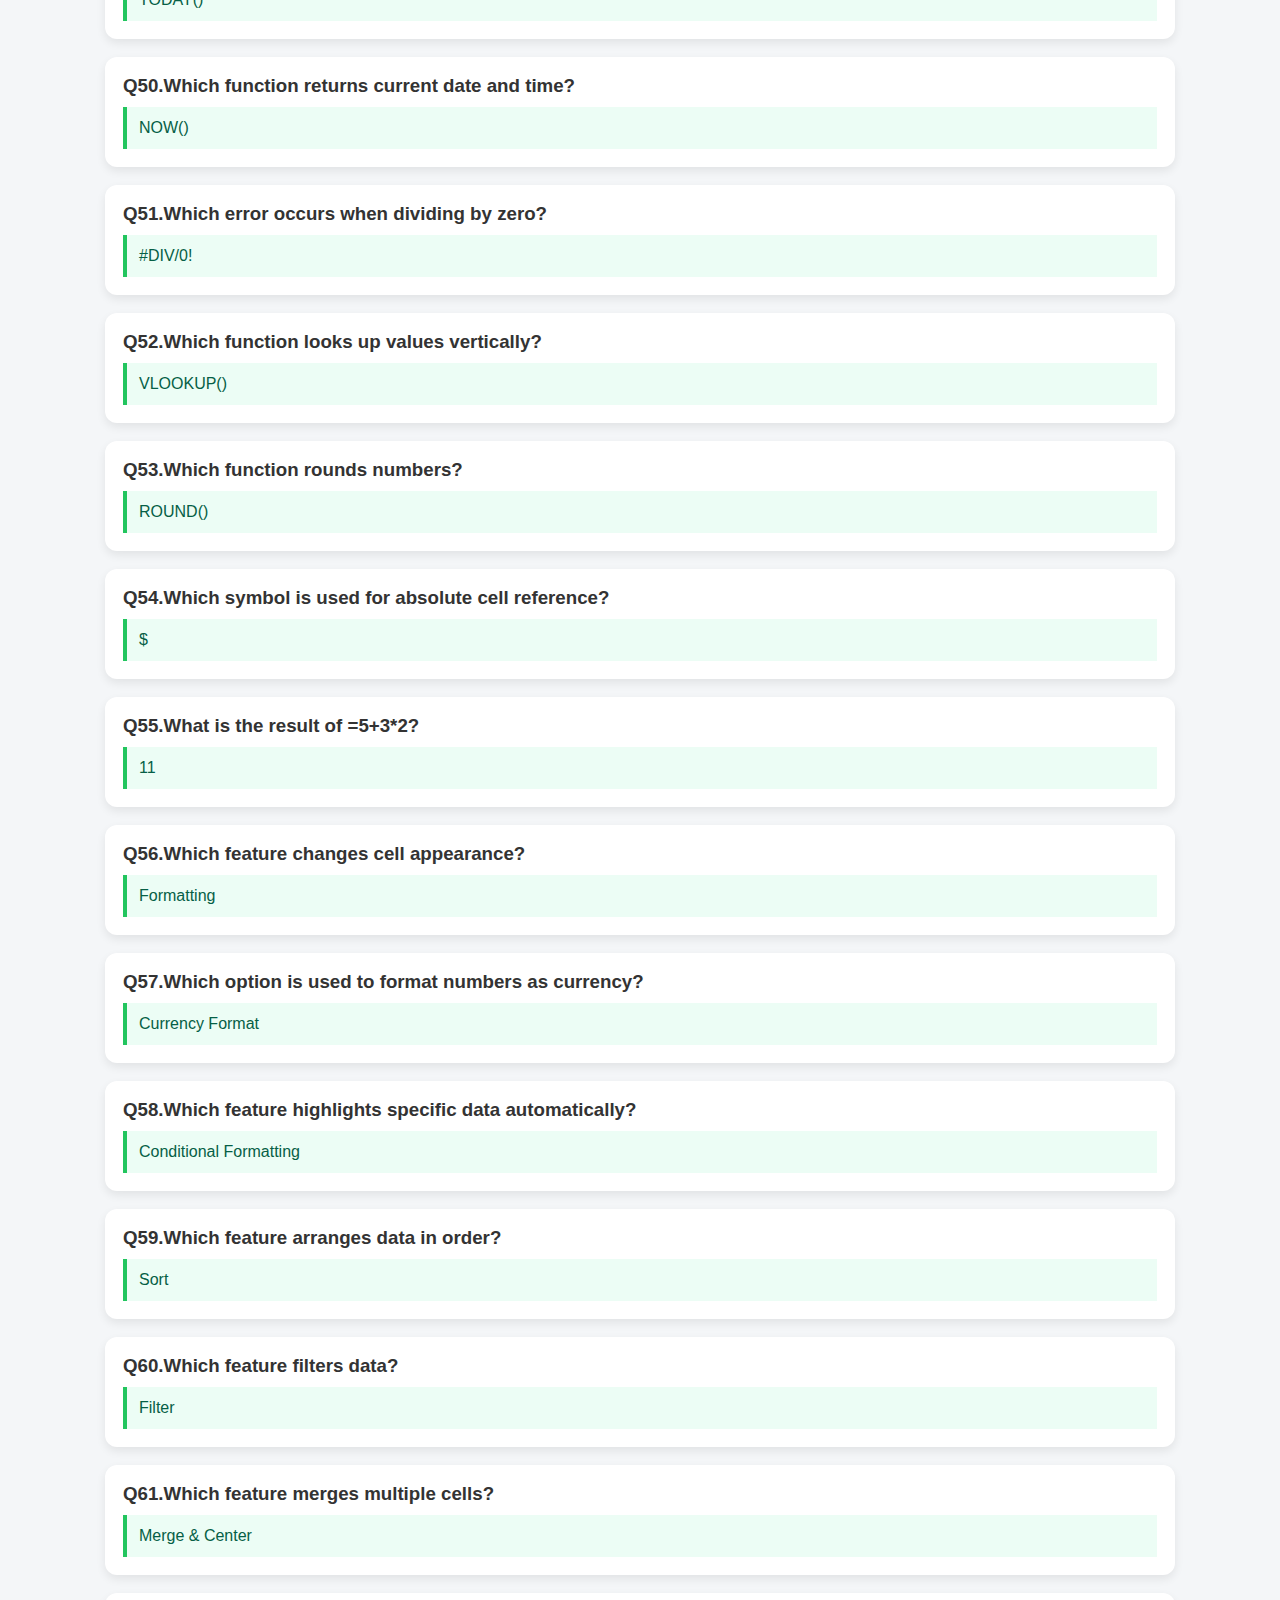
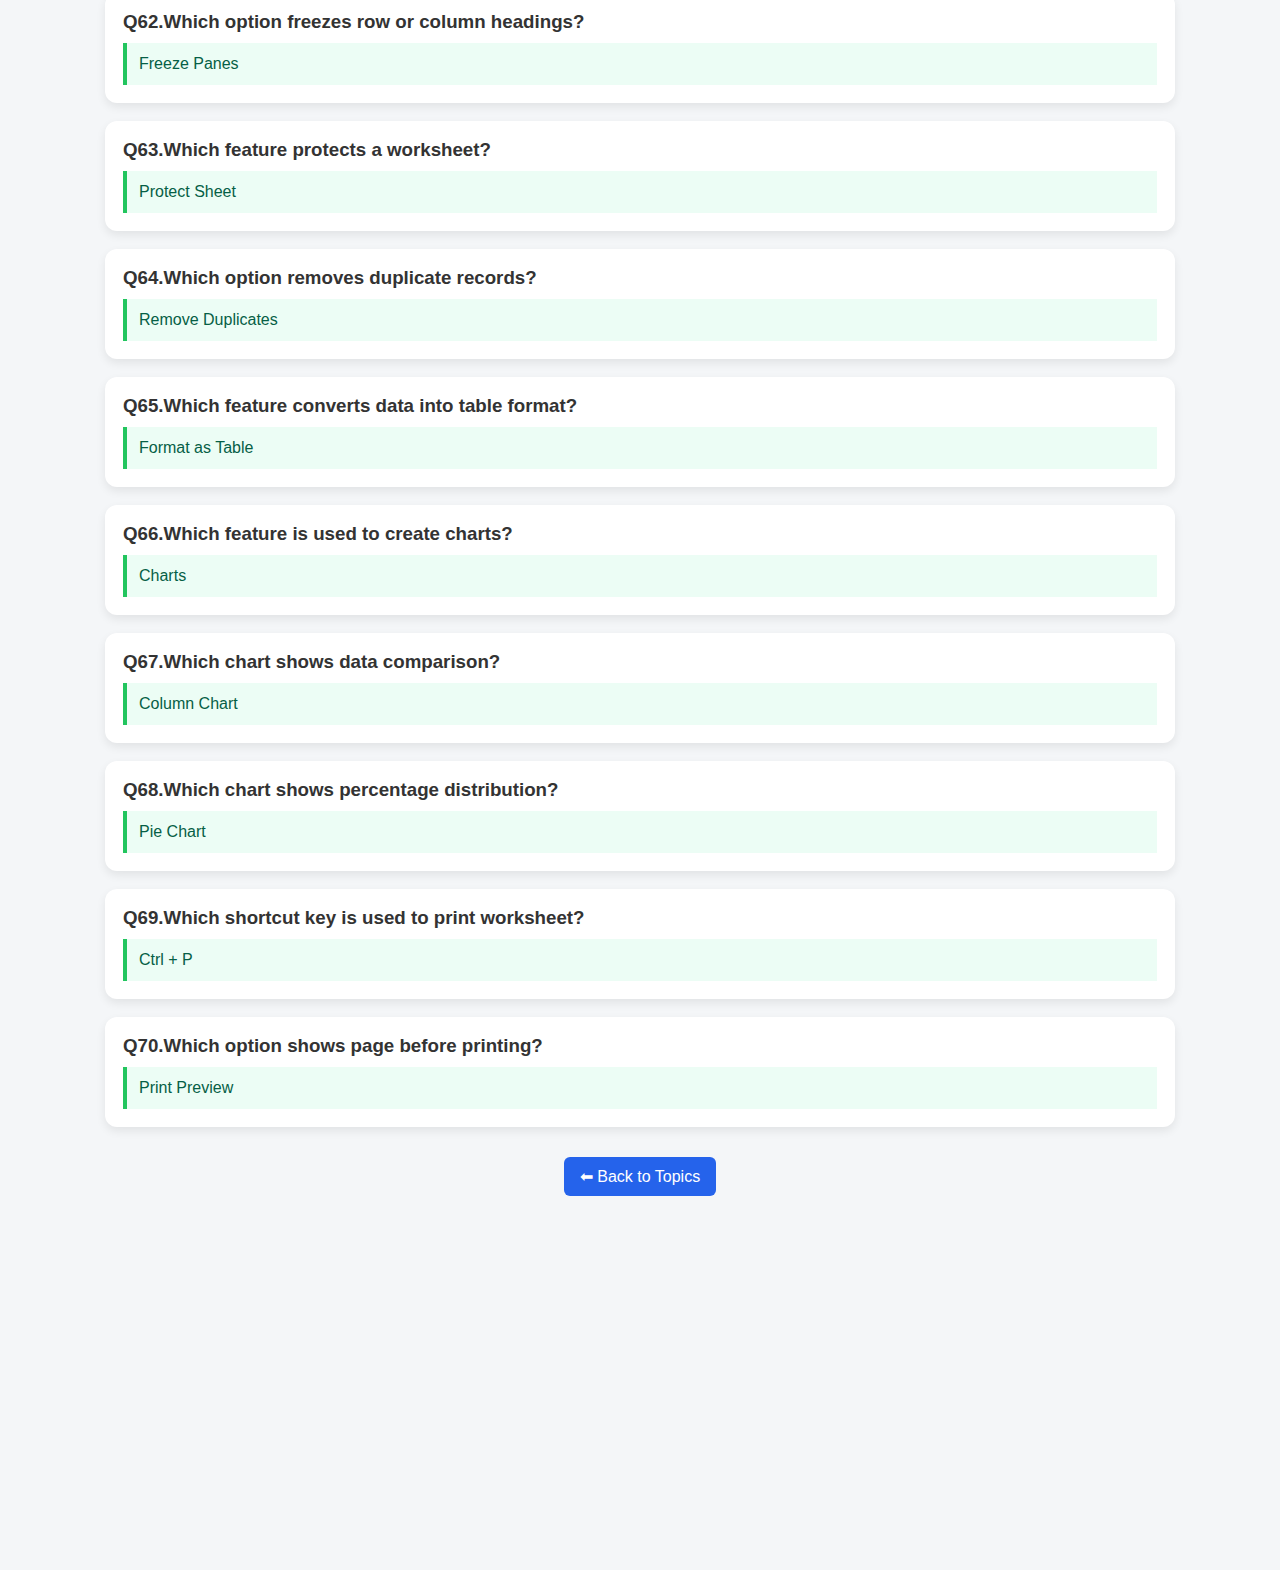
<file: ms-excel.html>
<!DOCTYPE html>
<html lang="en">
<head>
  <meta charset="UTF-8">
  <meta name="viewport" content="width=device-width, initial-scale=1.0">
  <title>MS Excel – CCC</title>
  <link rel="stylesheet" href="style.css">
</head>

<body>

<!-- HEADER -->
<header class="site-header">
    <img src="logo.jpeg" class="logo">
</header>

<!-- MAIN CONTENT -->
<main class="topic-content">
<div>
      <h1>MS Excel</h1>
      <span>CCC Exam | Topic-wise Questions & Answers</span>
    </div>
  <div class="qa-card">
    <h3>Q1. Excel is used for?</h3>
    <p class="answer">Calculations and data analysis </p>
  </div>

  <div class="qa-card">
    <h3>Q2. Default extension of Excel file?</h3>
    <p class="answer">.xlsx </p>
  </div>

  <div class="qa-card">
    <h3>Q3. What is a cell? </h3>
    <p class="answer">Intersection of row and column</p>
  </div>

  <div class="qa-card">
    <h3>Q4. Example of cell address?</h3>
    <p class="answer">A1</p>
  </div>

  <div class="qa-card">
    <h3>Q5.	What is a worksheet? </h3>
    <p class="answer">Sheet containing data</p>
  </div>

  <div class="qa-card">
    <h3>Q6.	What is a workbook?</h3>
    <p class="answer">Collection of worksheets </p>
  </div>

  <div class="qa-card">
    <h3>Q7.	Which symbol starts a formula?</h3>
    <p class="answer"> =  </p>
  </div>

  <div class="qa-card">
    <h3>Q8.	Formula for addition? </h3>
    <p class="answer">=SUM() </p>
  </div>

  <div class="qa-card">
    <h3>Q9.	Function to find average?</h3>
    <p class="answer">=AVERAGE() </p>
  </div>

  <div class="qa-card">
    <h3>Q10. Shortcut to edit cell?</h3>
    <p class="answer">F2 </p>
  </div>

  <div class="qa-card">
    <h3>Q11. Rows are identified by</h3>
    <p class="answer">Numbers</p>
  </div>

  <div class="qa-card">
    <h3>Q12. Columns are identified by</h3>
    <p class="answer">Letters</p>
  </div>

  <div class="qa-card">
    <h3>Q13. To sum values you type</h3>
    <p class="answer">=SUM() </p>
  </div>

  <div class="qa-card">
    <h3>Q14. To save file use</h3>
    <p class="answer">Ctrl + S</p>
  </div>

  <div class="qa-card">
    <h3>Q15. Filter is used to</h3>
    <p class="answer">Show selected data</p>
  </div>

  <div class="qa-card">
    <h3>Q16. Formula bar shows</h3>
    <p class="answer">Cell contents</p>
  </div>

  <div class="qa-card">
    <h3>Q17. Spreadsheet is used for</h3>
    <p class="answer">Calculations</p>
  </div>

  <div class="qa-card">
    <h3>Q18. To enter current date use</h3>
    <p class="answer">Ctrl +</p>
  </div>

  <div class="qa-card">
    <h3>Q19. Chart can be created from</h3>
    <p class="answer">Insert tab </p>
  </div>

  <div class="qa-card">
    <h3>Q20. Workbook may contain many</h3>
    <p class="answer">Worksheets</p>
  </div>

  <div class="qa-card">
    <h3>Q21.What is MS Excel?</h3>
    <p class="answer">MS Excel is a spreadsheet software used to store, calculate, and analyze data.</p>
  </div>

  <div class="qa-card">
    <h3>Q22.Who developed MS Excel?</h3>
    <p class="answer">Microsoft</p>
  </div>

  <div class="qa-card">
    <h3>Q23.Which type of software is MS Excel</h3>
    <p class="answer">Application software</p>
  </div>

  <div class="qa-card">
    <h3>Q24.What is the default file extension of MS Excel (2010 and later)?</h3>
    <p class="answer">.xlsx</p>
  </div>

  <div class="qa-card">
    <h3>Q25.Which extension was used in older versions of Excel?</h3>
    <p class="answer">.xls</p>
  </div>

  <div class="qa-card">
    <h3>Q26.What is a workbook?</h3>
    <p class="answer">A workbook is an Excel file containing one or more worksheets.</p>
  </div>

  <div class="qa-card">
    <h3>Q27.What is a worksheet?</h3>
    <p class="answer">A worksheet is a grid of rows and columns used to enter data.</p>
  </div>

  <div class="qa-card">
    <h3>Q28.What is the intersection of a row and column called?</h3>
    <p class="answer">Cell</p>
  </div>

  <div class="qa-card">
    <h3>Q29.How many columns are there in Excel 2010 and later? </h3>
    <p class="answer">16,384 columns</p>
  </div>

  <div class="qa-card">
    <h3>Q30.How many rows are there in Excel 2010 and later?</h3>
    <p class="answer">1,048,576 rows</p>
  </div>

  <div class="qa-card">
    <h3>Q31.Which symbol is used to start a formula in Excel?</h3>
    <p class="answer">=</p>
  </div>

  <div class="qa-card">
    <h3>Q32.Which shortcut key is used to edit a cell?</h3>
    <p class="answer">F2</p>
  </div>

  <div class="qa-card">
    <h3>Q33.Which key is used to save a workbook?</h3>
    <p class="answer">Ctrl + S</p>
  </div>

  <div class="qa-card">
    <h3>Q34.Which shortcut key is used to copy data?</h3>
    <p class="answer">Ctrl + C</p>
  </div>

  <div class="qa-card">
    <h3>Q35.Which shortcut key is used to paste data?</h3>
    <p class="answer">Ctrl + V</p>
  </div>

  <div class="qa-card">
    <h3>Q36.Which feature automatically fills data series?</h3>
    <p class="answer">AutoFill</p>
  </div>

  <div class="qa-card">
    <h3>Q37.Which feature is used to find data?</h3>
    <p class="answer">Find</p>
  </div>

  <div class="qa-card">
    <h3>Q38.Which feature is used to replace data?</h3>
    <p class="answer">Replace</p>
  </div>

  <div class="qa-card">
    <h3>Q39.Which key deletes selected cell contents?</h3>
    <p class="answer">Delete key</p>
  </div>

  <div class="qa-card">
    <h3>Q40.Which feature allows undoing last action?</h3>
    <p class="answer">Undo (Ctrl + Z)</p>
  </div>

  <div class="qa-card">
    <h3>Q41.Which function is used to add numbers?</h3>
    <p class="answer">SUM()</p>
  </div>

  <div class="qa-card">
    <h3>Q42.Which function counts numeric values? </h3>
    <p class="answer">COUNT()</p>
  </div>

  <div class="qa-card">
    <h3>Q43.Which function counts non-empty cells?</h3>
    <p class="answer">COUNTA()</p>
  </div>

  <div class="qa-card">
    <h3>Q44.Which function finds average of numbers?</h3>
    <p class="answer">AVERAGE()</p>
  </div>

  <div class="qa-card">
    <h3>Q45.Which function returns maximum value?</h3>
    <p class="answer">MAX()</p>
  </div>

  <div class="qa-card">
    <h3>Q46.Which function returns minimum value?</h3>
    <p class="answer">MIN()</p>
  </div>

  <div class="qa-card">
    <h3>Q47.Which function is used to find logical result?</h3>
    <p class="answer">IF()</p>
  </div>

  <div class="qa-card">
    <h3>Q48.Which function combines text from multiple cells?</h3>
    <p class="answer">CONCAT() / CONCATENATE()</p>
  </div>

  <div class="qa-card">
    <h3>Q49.Which function returns today’s date?</h3>
    <p class="answer">TODAY()</p>
  </div>

  <div class="qa-card">
    <h3>Q50.Which function returns current date and time?</h3>
    <p class="answer">NOW()</p>
  </div>

  <div class="qa-card">
    <h3>Q51.Which error occurs when dividing by zero?</h3>
    <p class="answer">#DIV/0! </p>
  </div>

  <div class="qa-card">
    <h3>Q52.Which function looks up values vertically?</h3>
    <p class="answer">VLOOKUP() </p>
  </div>

  <div class="qa-card">
    <h3>Q53.Which function rounds numbers?</h3>
    <p class="answer">ROUND()</p>
  </div>

  <div class="qa-card">
    <h3>Q54.Which symbol is used for absolute cell reference?</h3>
    <p class="answer">$</p>
  </div>

  <div class="qa-card">
    <h3>Q55.What is the result of =5+3*2?</h3>
    <p class="answer">11</p>
  </div>

  <div class="qa-card">
    <h3>Q56.Which feature changes cell appearance?</h3>
    <p class="answer">Formatting</p>
  </div>

  <div class="qa-card">
    <h3>Q57.Which option is used to format numbers as currency?</h3>
    <p class="answer">Currency Format</p>
  </div>

  <div class="qa-card">
    <h3>Q58.Which feature highlights specific data automatically?</h3>
    <p class="answer">Conditional Formatting</p>
  </div>

  <div class="qa-card">
    <h3>Q59.Which feature arranges data in order?</h3>
    <p class="answer">Sort</p>
  </div>

  <div class="qa-card">
    <h3>Q60.Which feature filters data?</h3>
    <p class="answer">Filter</p>
  </div>

  <div class="qa-card">
    <h3>Q61.Which feature merges multiple cells?</h3>
    <p class="answer">Merge & Center</p>
  </div>

  <div class="qa-card">
    <h3>Q62.Which option freezes row or column headings?</h3>
    <p class="answer">Freeze Panes</p>
  </div>

  <div class="qa-card">
    <h3>Q63.Which feature protects a worksheet?</h3>
    <p class="answer">Protect Sheet</p>
  </div>

  <div class="qa-card">
    <h3>Q64.Which option removes duplicate records?</h3>
    <p class="answer">Remove Duplicates</p>
  </div>

  <div class="qa-card">
    <h3>Q65.Which feature converts data into table format?</h3>
    <p class="answer">Format as Table</p>
  </div>

  <div class="qa-card">
    <h3>Q66.Which feature is used to create charts?</h3>
    <p class="answer">Charts</p>
  </div>

  <div class="qa-card">
    <h3>Q67.Which chart shows data comparison?</h3>
    <p class="answer">Column Chart</p>
  </div>

  <div class="qa-card">
    <h3>Q68.Which chart shows percentage distribution?</h3>
    <p class="answer">Pie Chart</p>
  </div>

  <div class="qa-card">
    <h3>Q69.Which shortcut key is used to print worksheet? </h3>
    <p class="answer">Ctrl + P</p>
  </div>

  <div class="qa-card">
    <h3>Q70.Which option shows page before printing? </h3>
    <p class="answer">Print Preview</p>
  </div>
  <a href="index.html" class="exit-btn">⬅ Back to Topics</a>
<!-- Bottom Logo -->
  <div class="footer-logo">
    <img src="logo1.jpeg" alt="Footer Logo">
  </div>
</main>

<footer class="site-footer">
  <nav>
    <a href="index.html">HOME</a>
    <a href="#">ABOUT</a>
    <a href="#">CONTACT</a>
  </nav>
</footer>
</body>
</html>
</file>
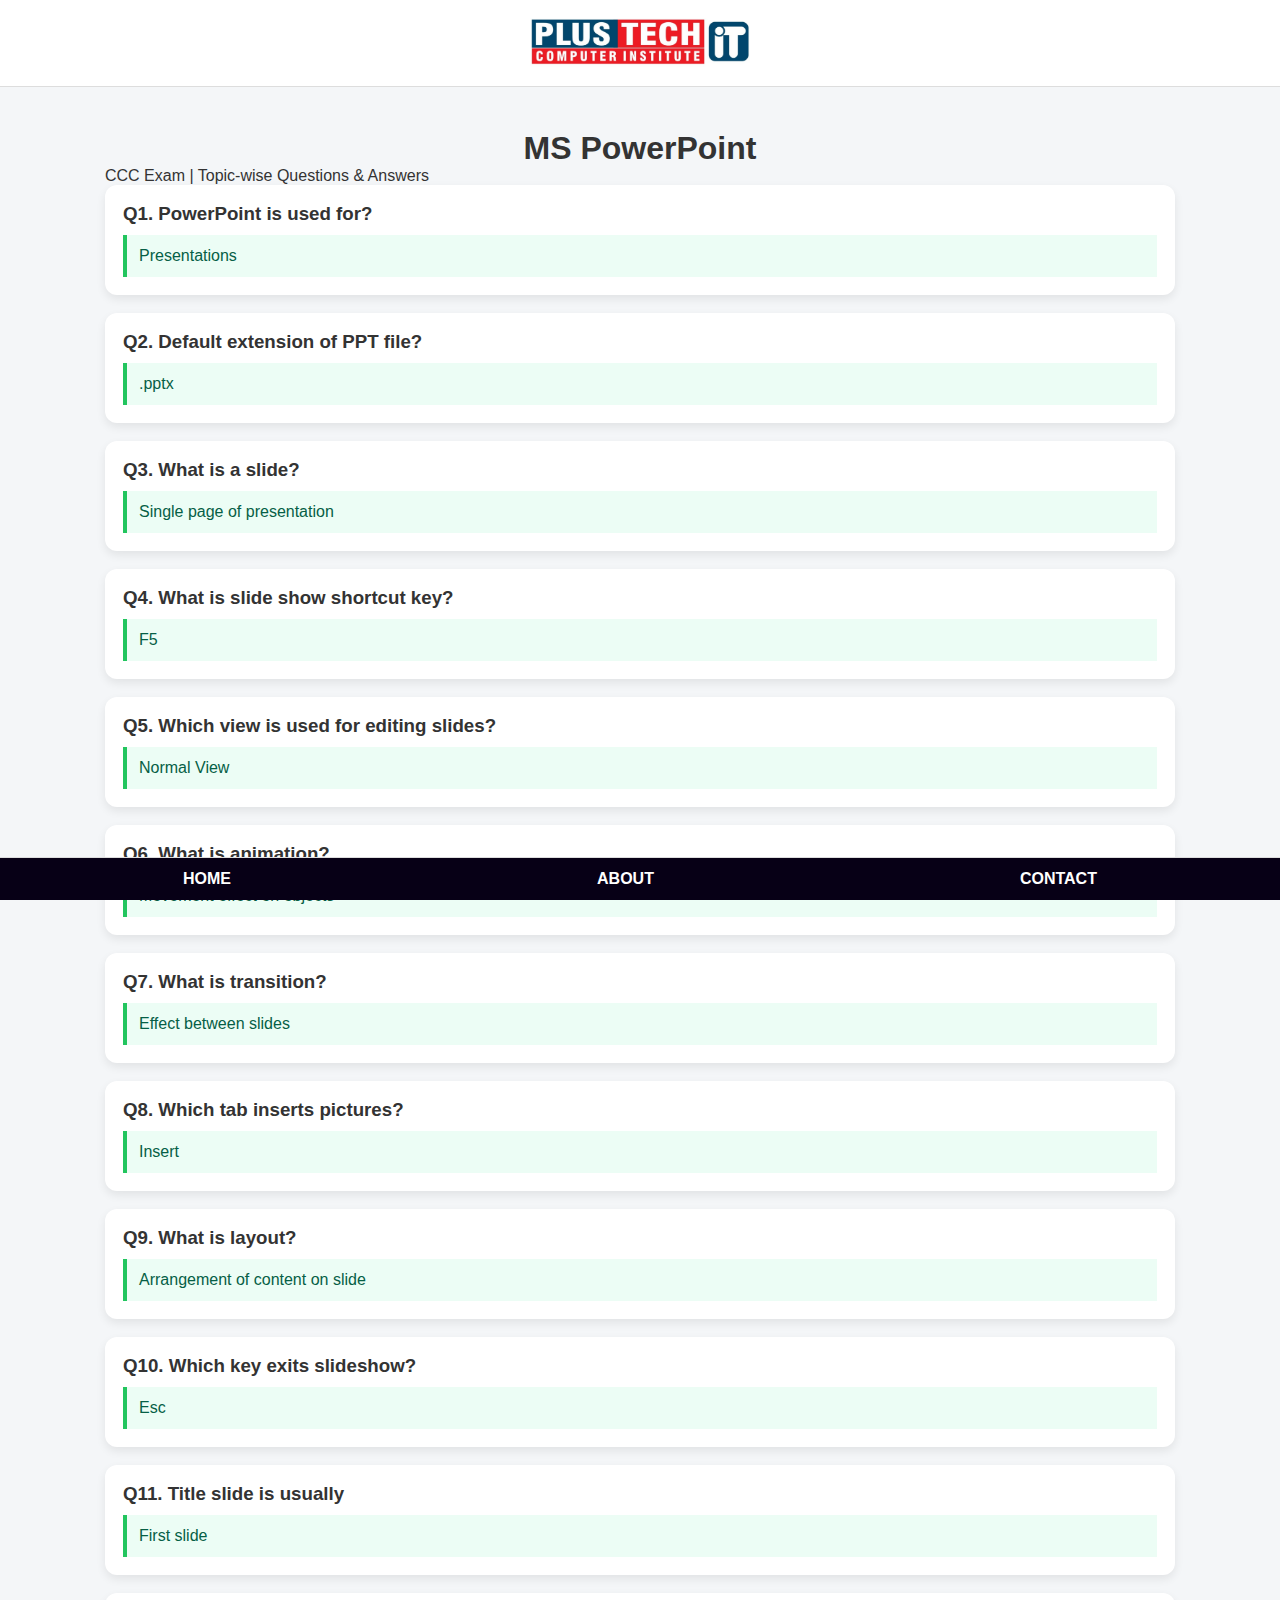
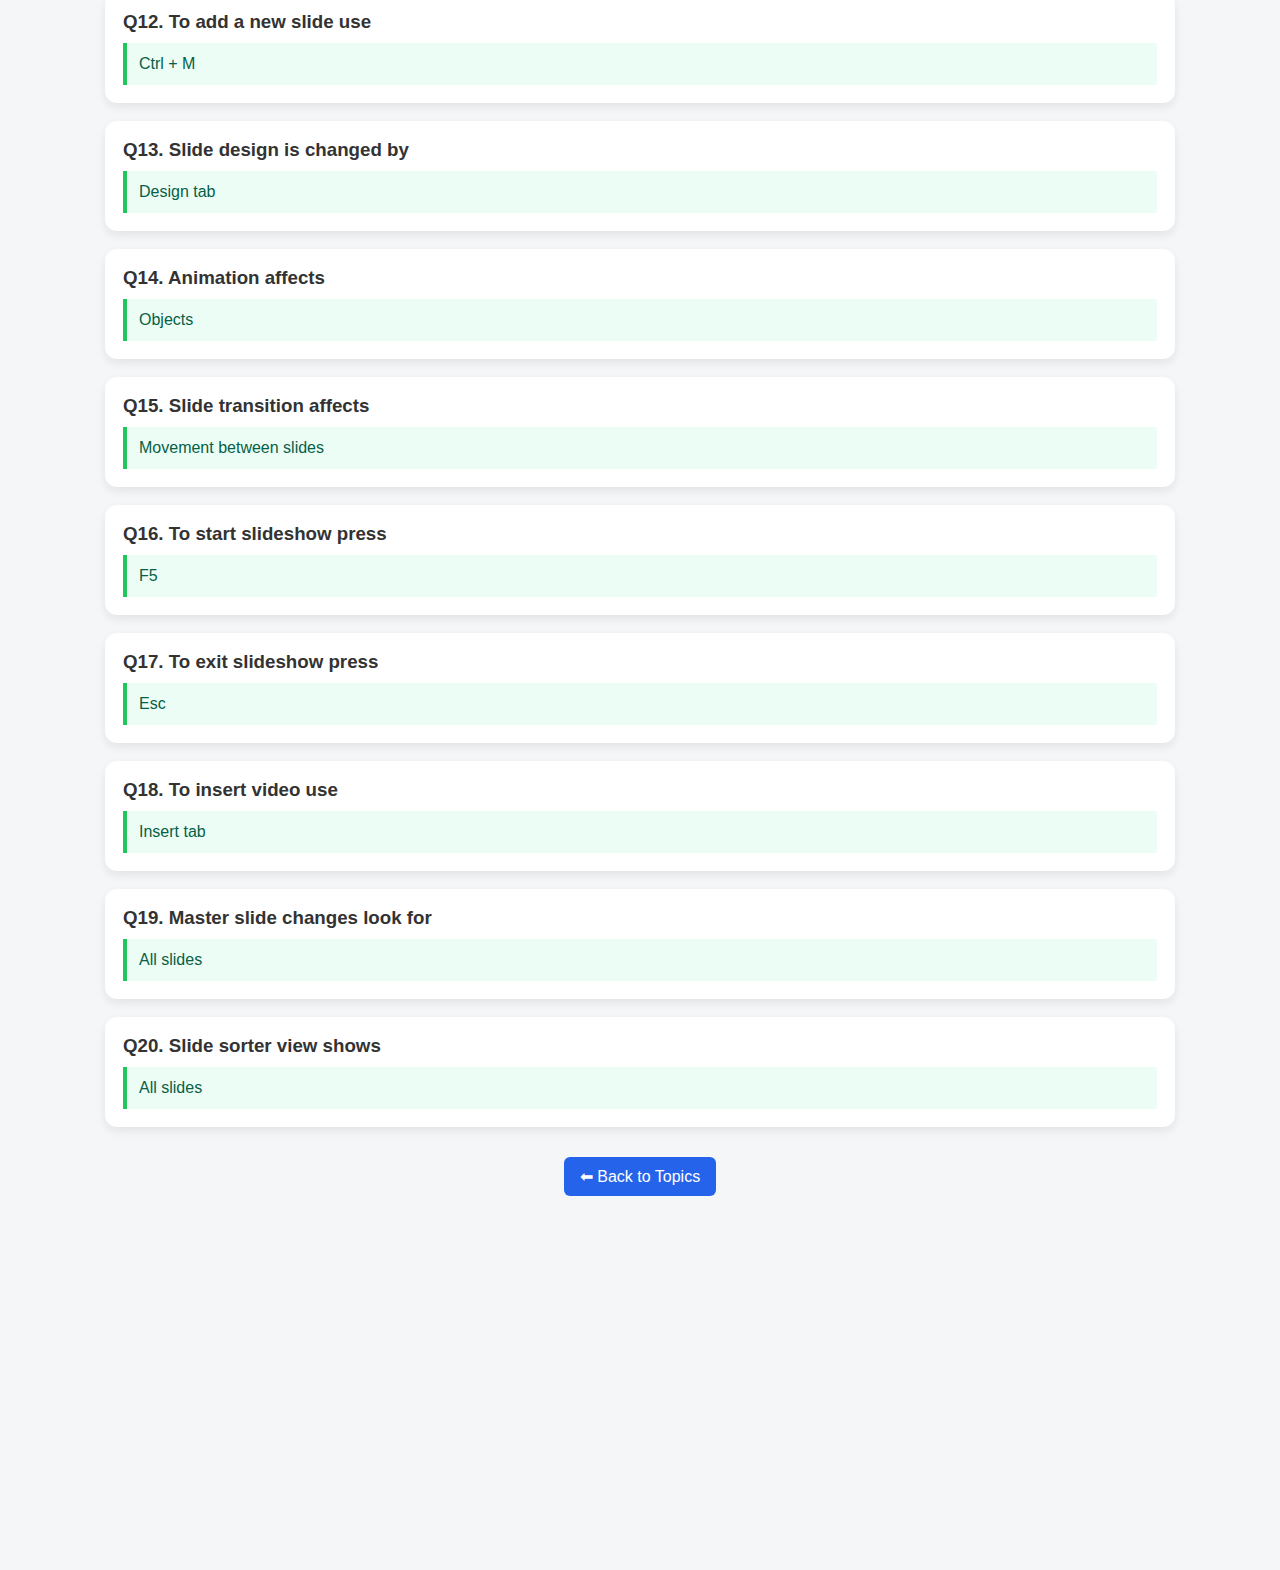
<file: ms-powerpoint.html>
<!DOCTYPE html>
<html lang="en">
<head>
  <meta charset="UTF-8">
  <meta name="viewport" content="width=device-width, initial-scale=1.0">
  <title>MS PowerPoint – CCC</title>
  <link rel="stylesheet" href="style.css">
</head>
<body>

<!-- HEADER -->
<header class="site-header">
    <img src="logo.jpeg" class="logo">
</header>

<!-- MAIN CONTENT -->
<main class="topic-content">
<div>
      <h1>MS PowerPoint</h1>
      <span>CCC Exam | Topic-wise Questions & Answers</span>
    </div>
  <div class="qa-card">
    <h3>Q1. PowerPoint is used for?</h3>
    <p class="answer">Presentations</p>
  </div>

  <div class="qa-card">
    <h3>Q2. Default extension of PPT file? </h3>
    <p class="answer">.pptx  </p>
  </div>

  <div class="qa-card">
    <h3>Q3. What is a slide?</h3>
    <p class="answer">Single page of presentation </p>
  </div>

  <div class="qa-card">
    <h3>Q4. What is slide show shortcut key?</h3>
    <p class="answer">F5</p>
  </div>

  <div class="qa-card">
    <h3>Q5.	Which view is used for editing slides? </h3>
    <p class="answer">Normal View</p>
  </div>

  <div class="qa-card">
    <h3>Q6.	What is animation? </h3>
    <p class="answer">Movement effect on objects</p>
  </div>

  <div class="qa-card">
    <h3>Q7.	What is transition? </h3>
    <p class="answer"> Effect between slides   </p>
  </div>

  <div class="qa-card">
    <h3>Q8.	Which tab inserts pictures? </h3>
    <p class="answer">Insert</p>
  </div>

  <div class="qa-card">
    <h3>Q9.	What is layout?</h3>
    <p class="answer">Arrangement of content on slide </p>
  </div>

  <div class="qa-card">
    <h3>Q10. Which key exits slideshow?</h3>
    <p class="answer">Esc</p>
  </div>

  <div class="qa-card">
    <h3>Q11. Title slide is usually</h3>
    <p class="answer">First slide</p>
  </div>

  <div class="qa-card">
    <h3>Q12. To add a new slide use </h3>
    <p class="answer">Ctrl + M</p>
  </div>

  <div class="qa-card">
    <h3>Q13. Slide design is changed by</h3>
    <p class="answer">Design tab</p>
  </div>

  <div class="qa-card">
    <h3>Q14. Animation affects</h3>
    <p class="answer">Objects</p>
  </div>

  <div class="qa-card">
    <h3>Q15. Slide transition affects</h3>
    <p class="answer">Movement between slides</p>
  </div>

  <div class="qa-card">
    <h3>Q16. To start slideshow press</h3>
    <p class="answer">F5</p>
  </div>

  <div class="qa-card">
    <h3>Q17. To exit slideshow press</h3>
    <p class="answer">Esc</p>
  </div>

  <div class="qa-card">
    <h3>Q18. To insert video use</h3>
    <p class="answer">Insert tab</p>
  </div>

  <div class="qa-card">
    <h3>Q19. Master slide changes look for</h3>
    <p class="answer">All slides</p>
  </div>

  <div class="qa-card">
    <h3>Q20. Slide sorter view shows</h3>
    <p class="answer">All slides</p>
  </div>
  <a href="index.html" class="exit-btn">⬅ Back to Topics</a>
<!-- Bottom Logo -->
  <div class="footer-logo">
    <img src="logo1.jpeg" alt="Footer Logo">
  </div>
</main>

<footer class="site-footer">
  <nav>
    <a href="index.html">HOME</a>
    <a href="#">ABOUT</a>
    <a href="#">CONTACT</a>
  </nav>
</footer>
</body>
</html>
</file>
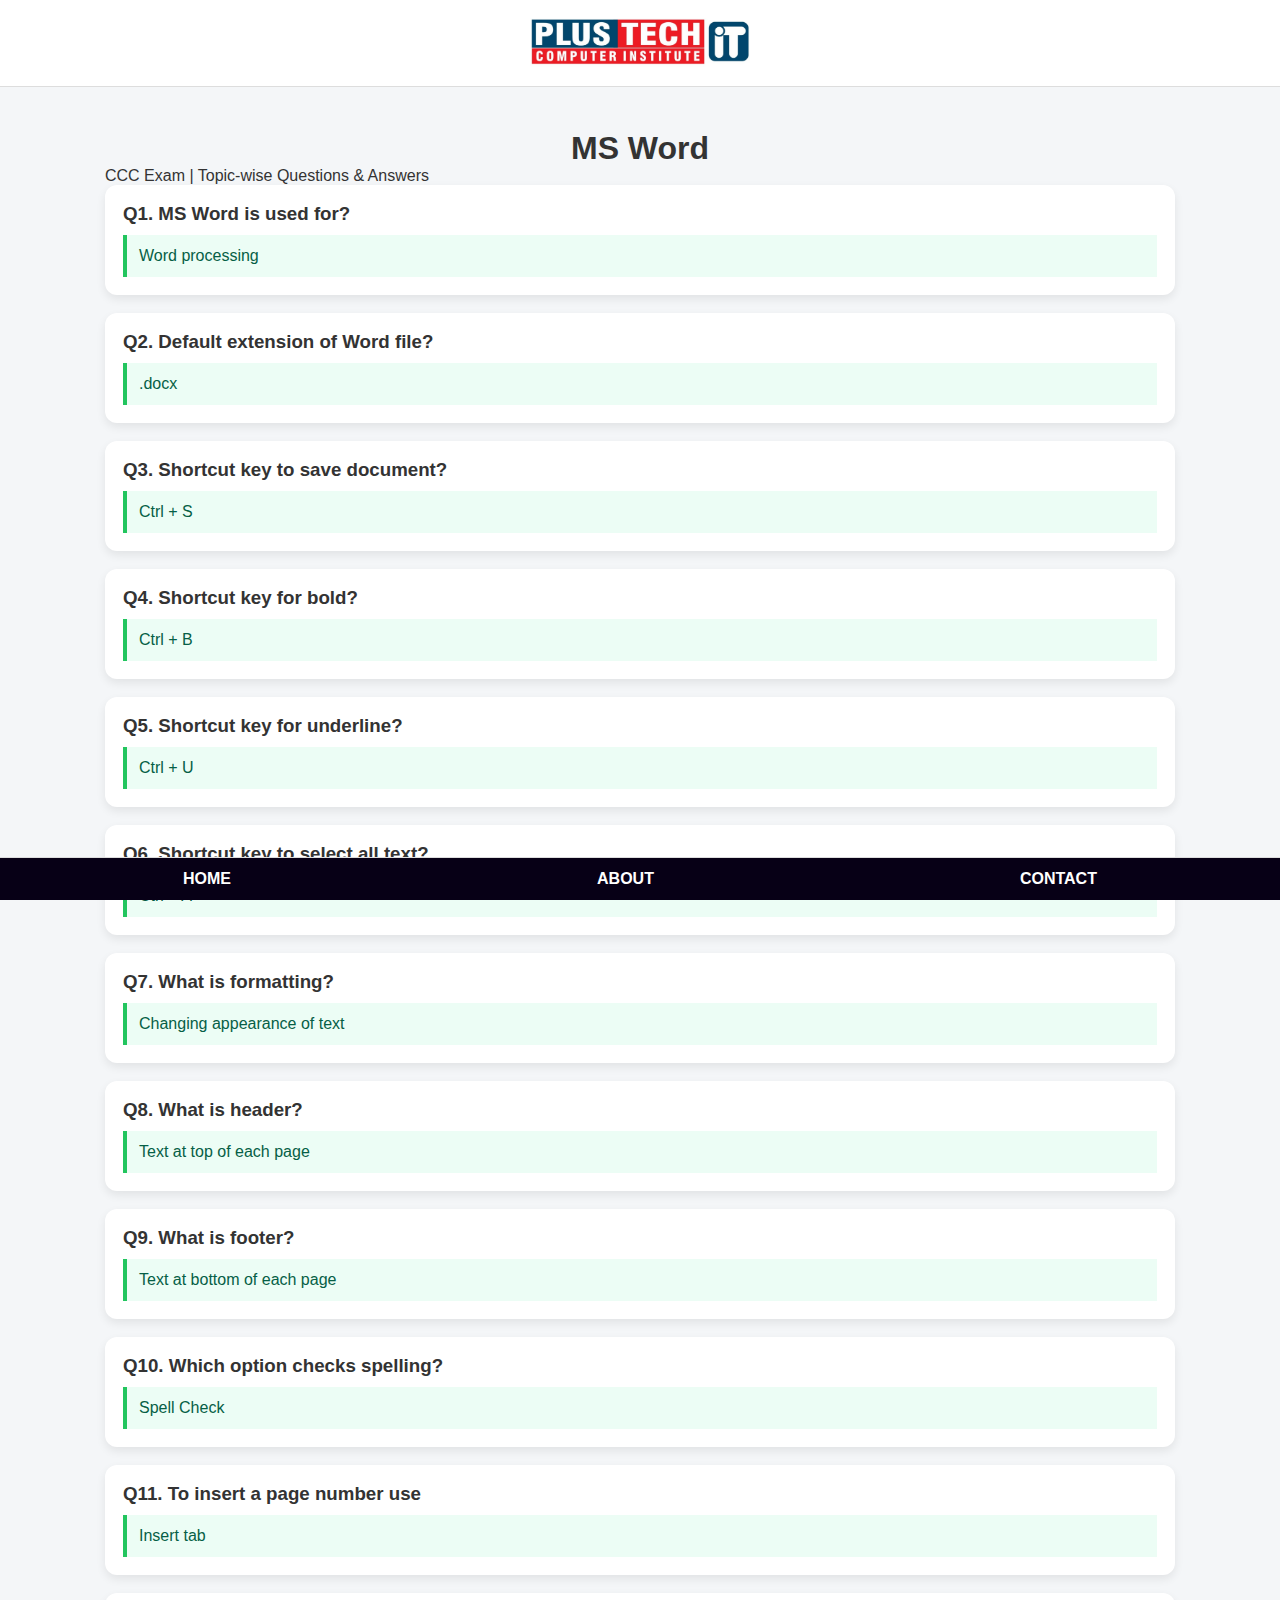
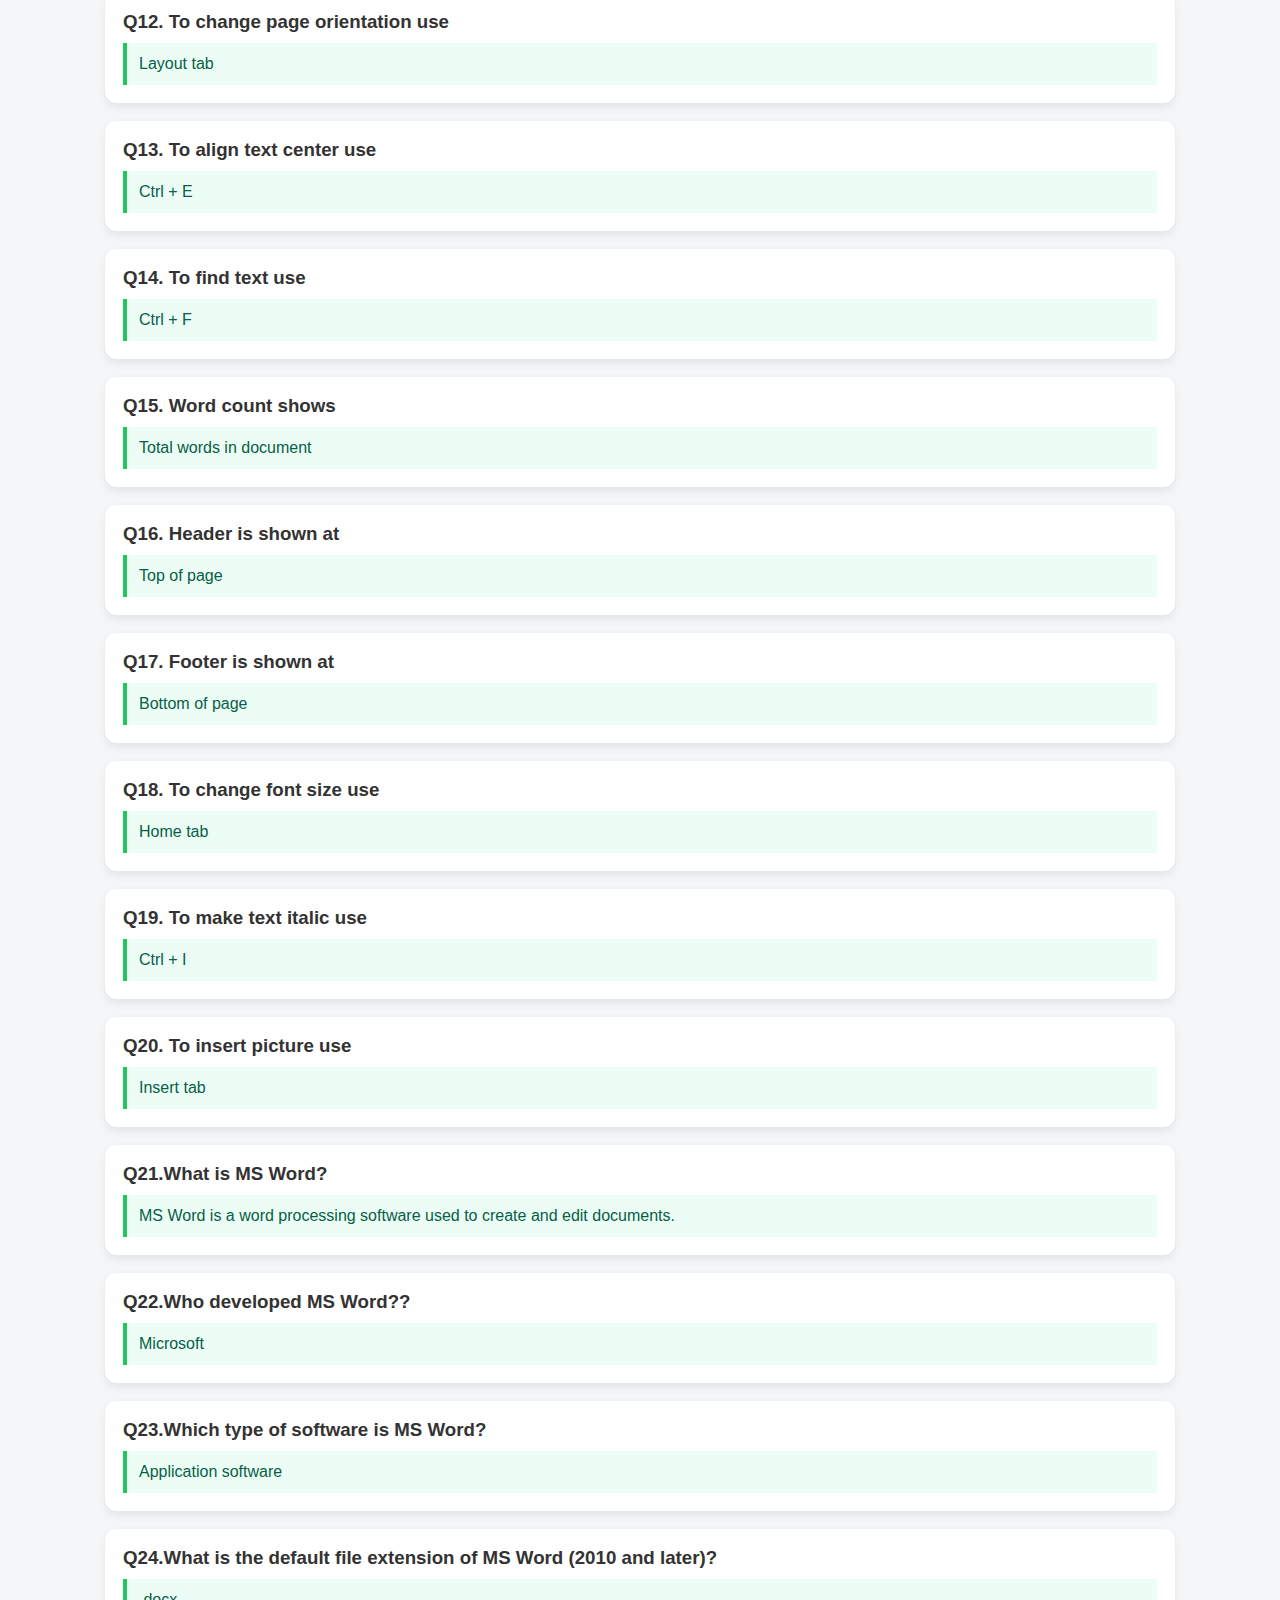
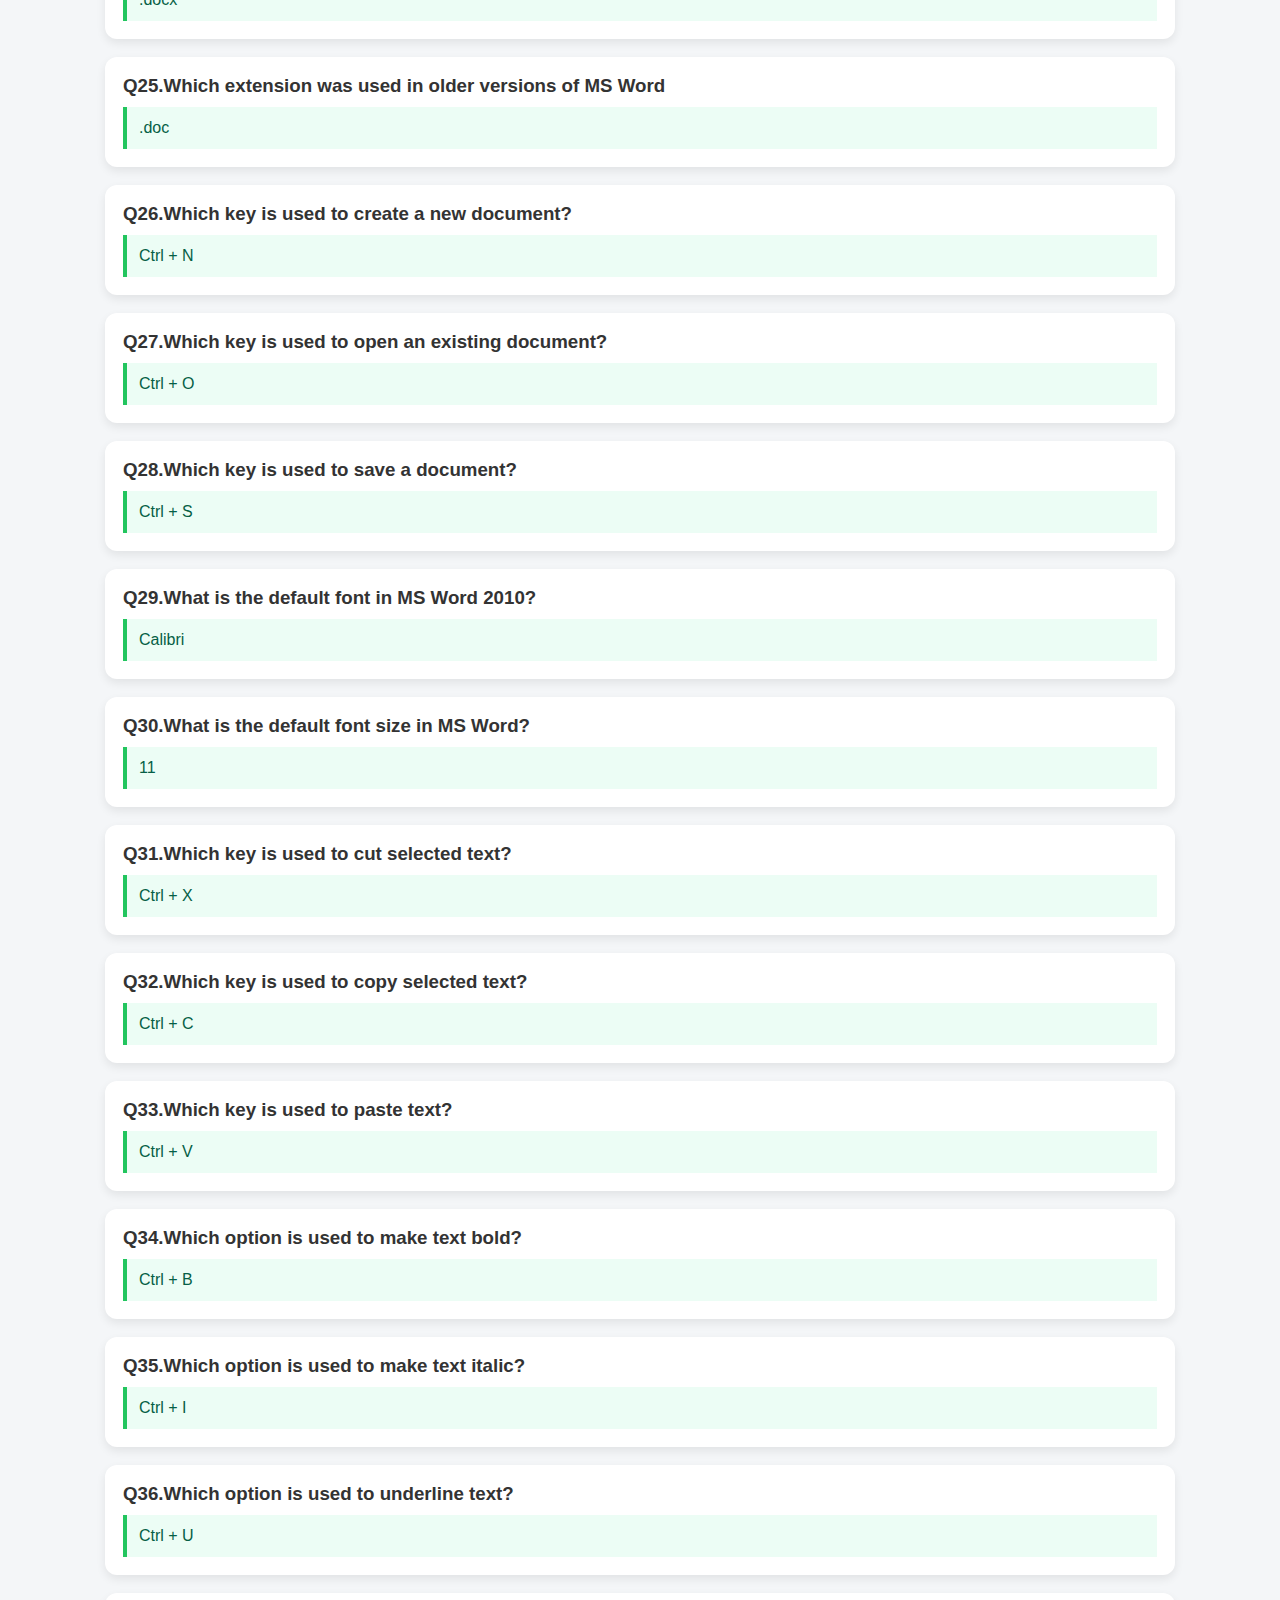
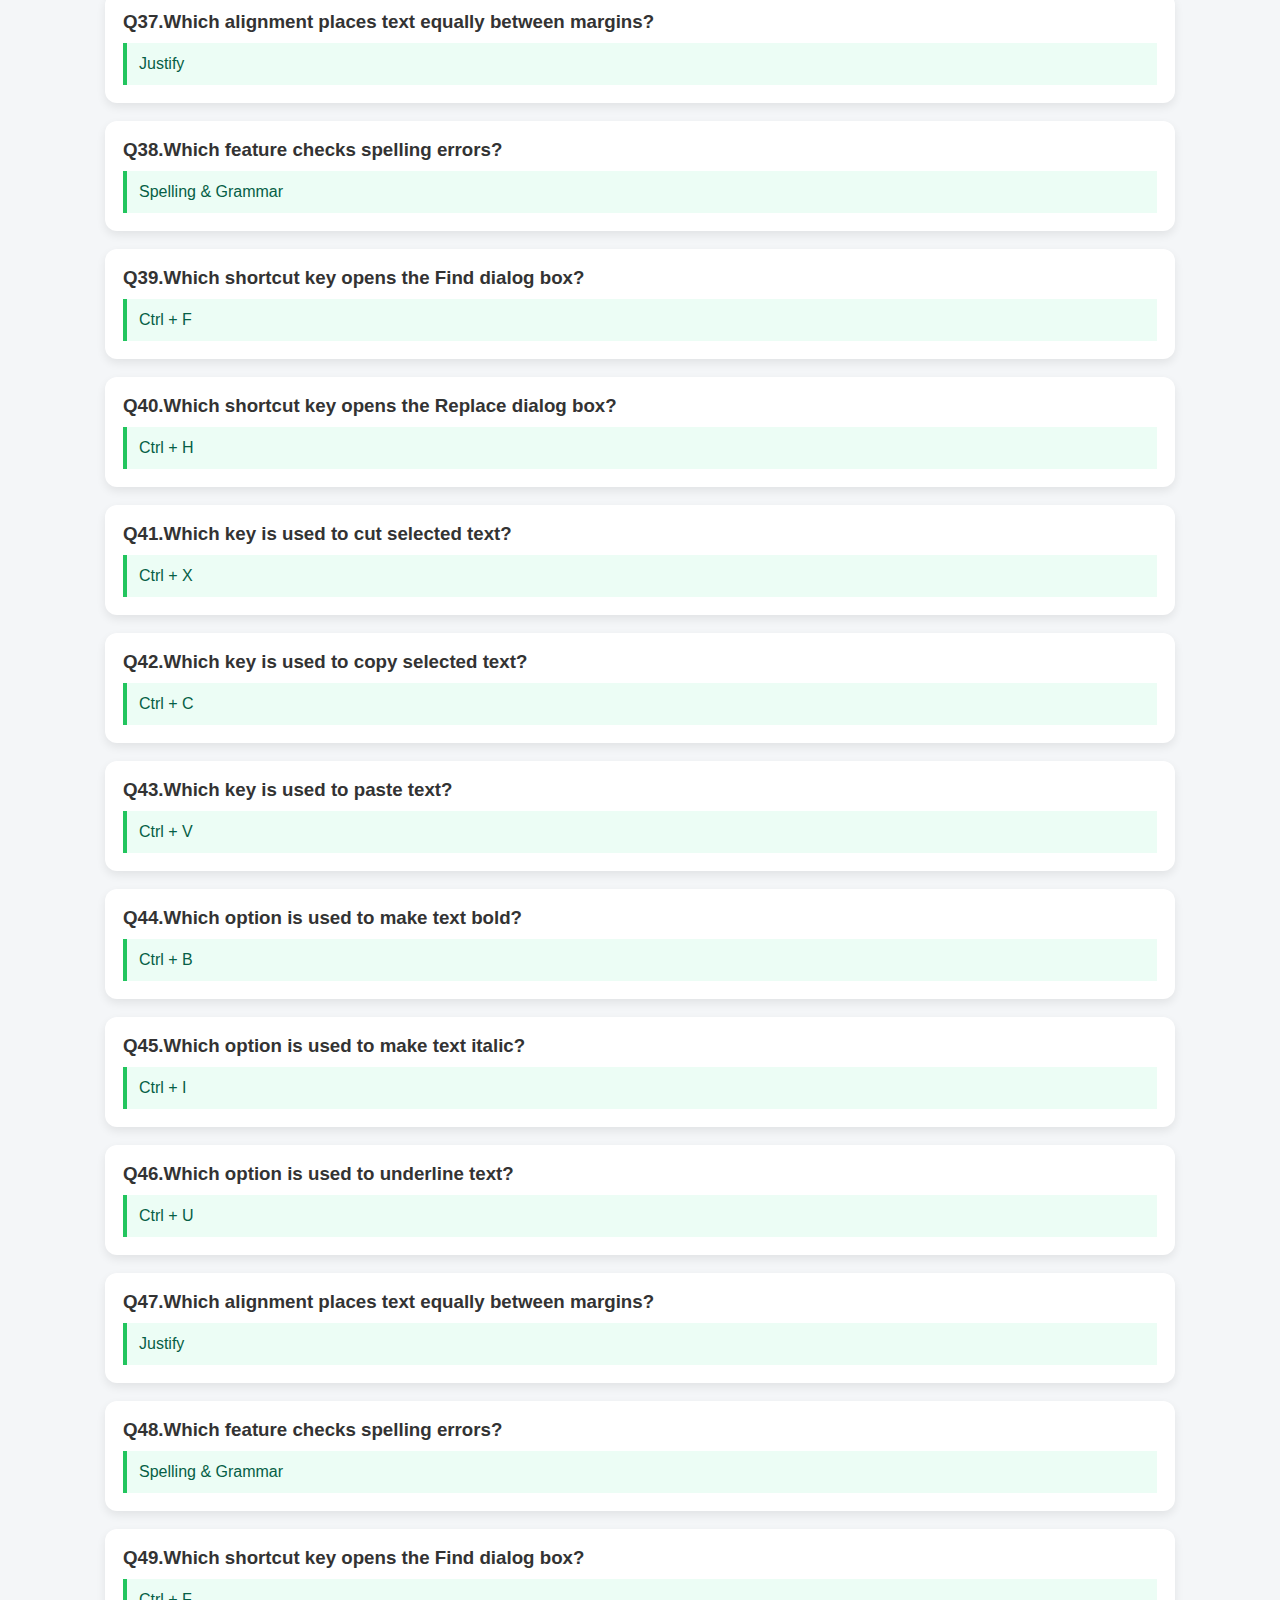
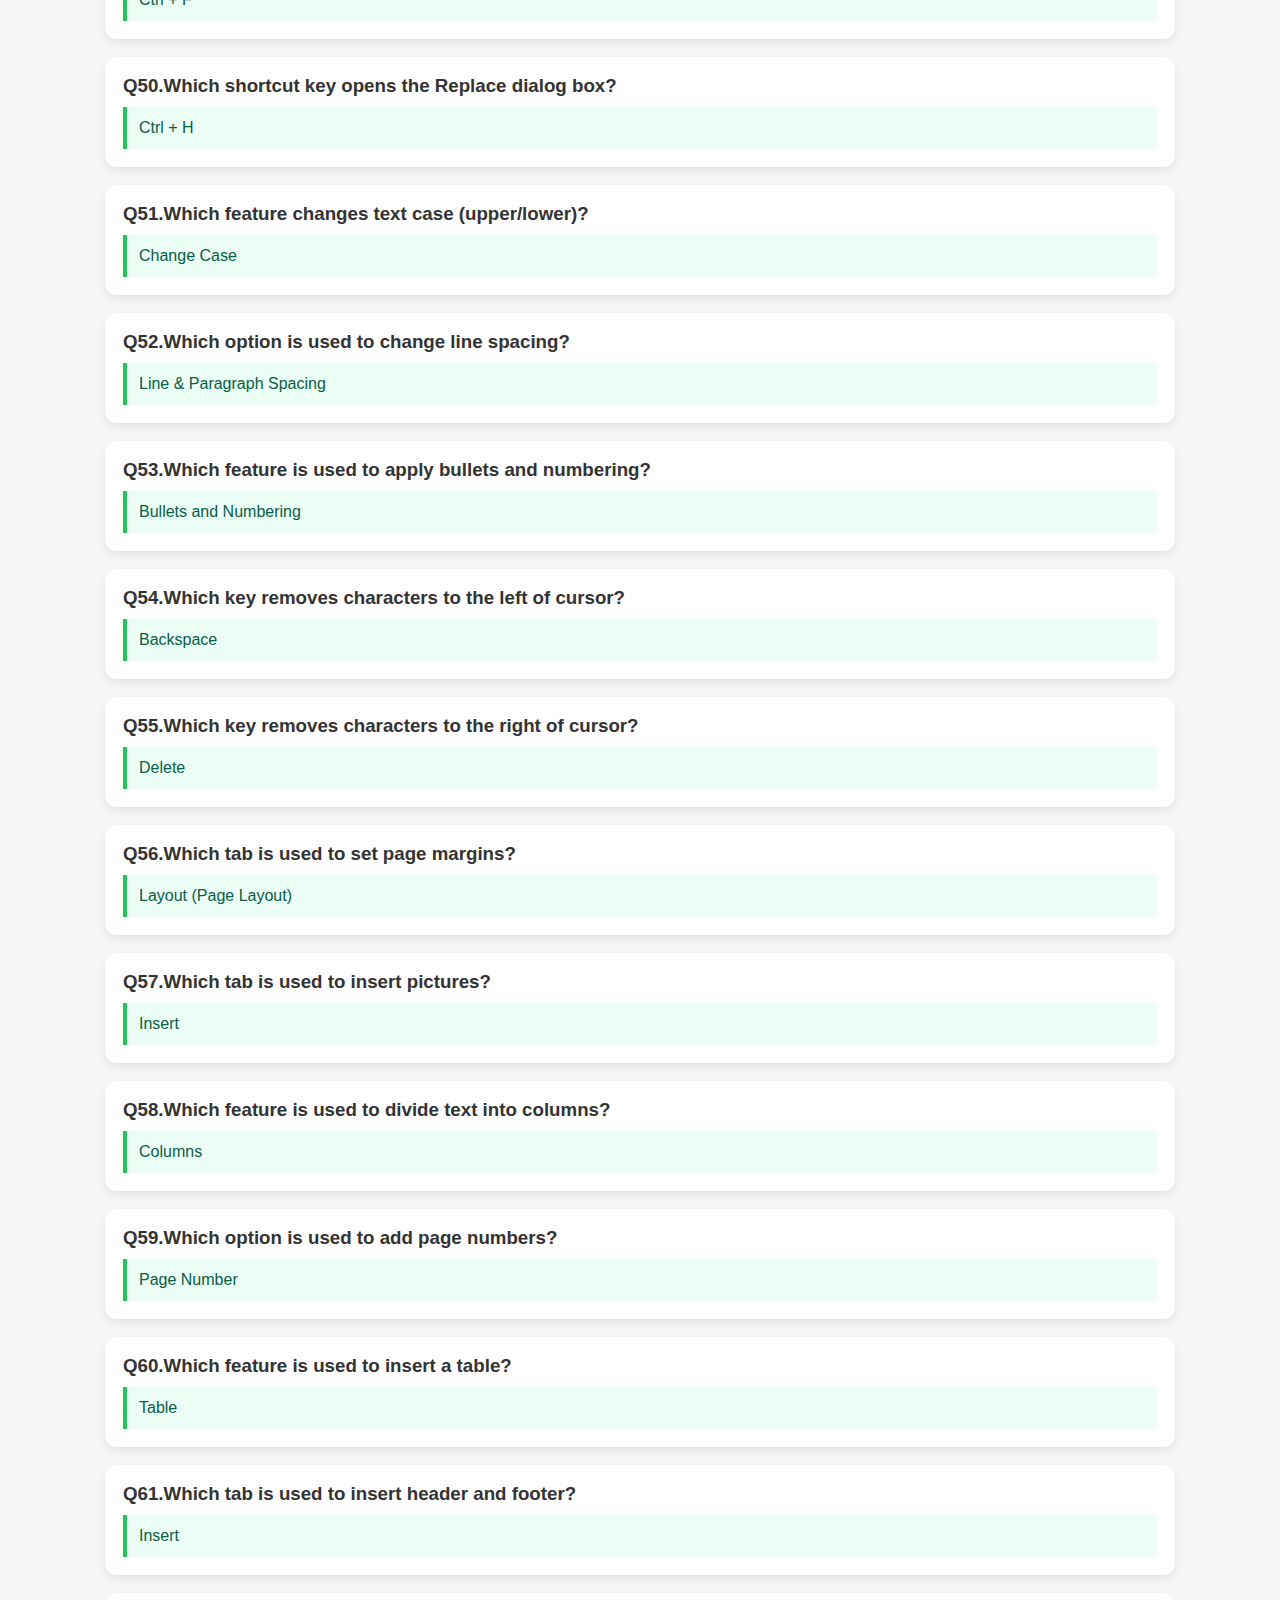
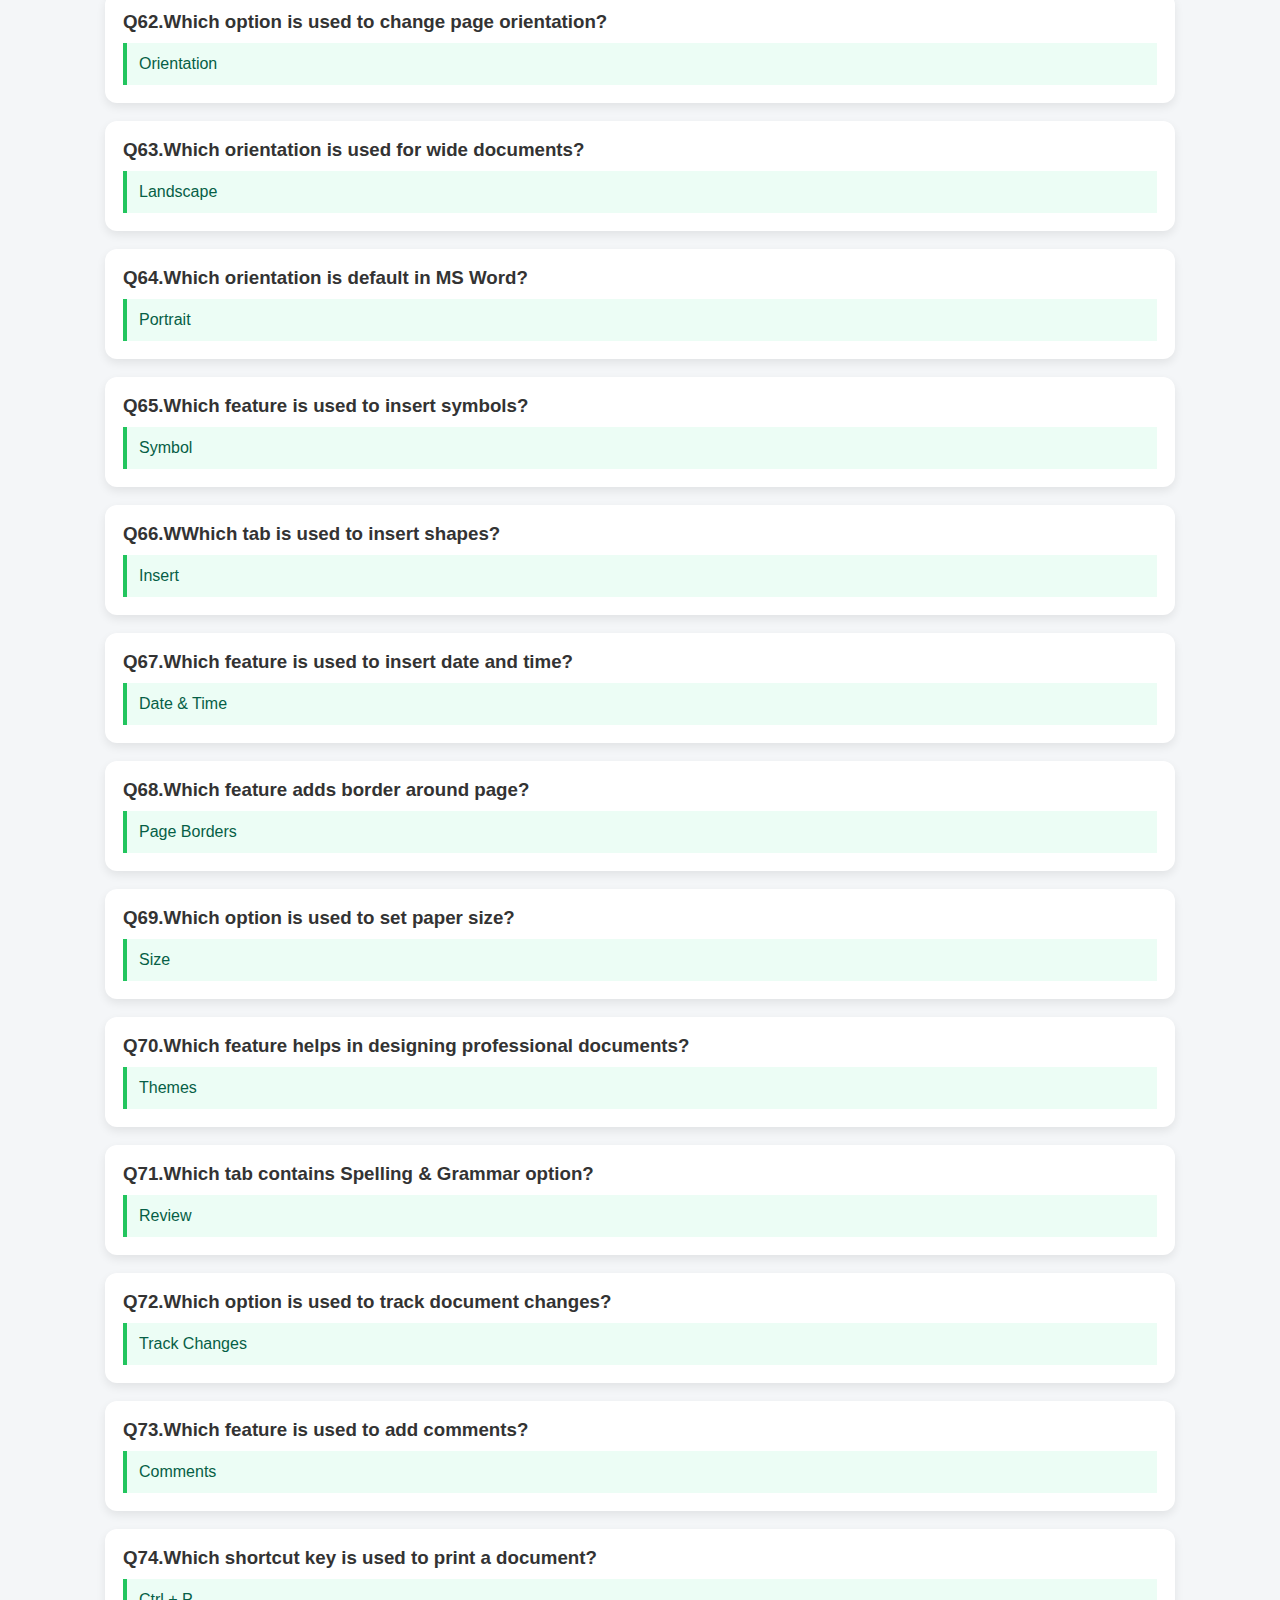
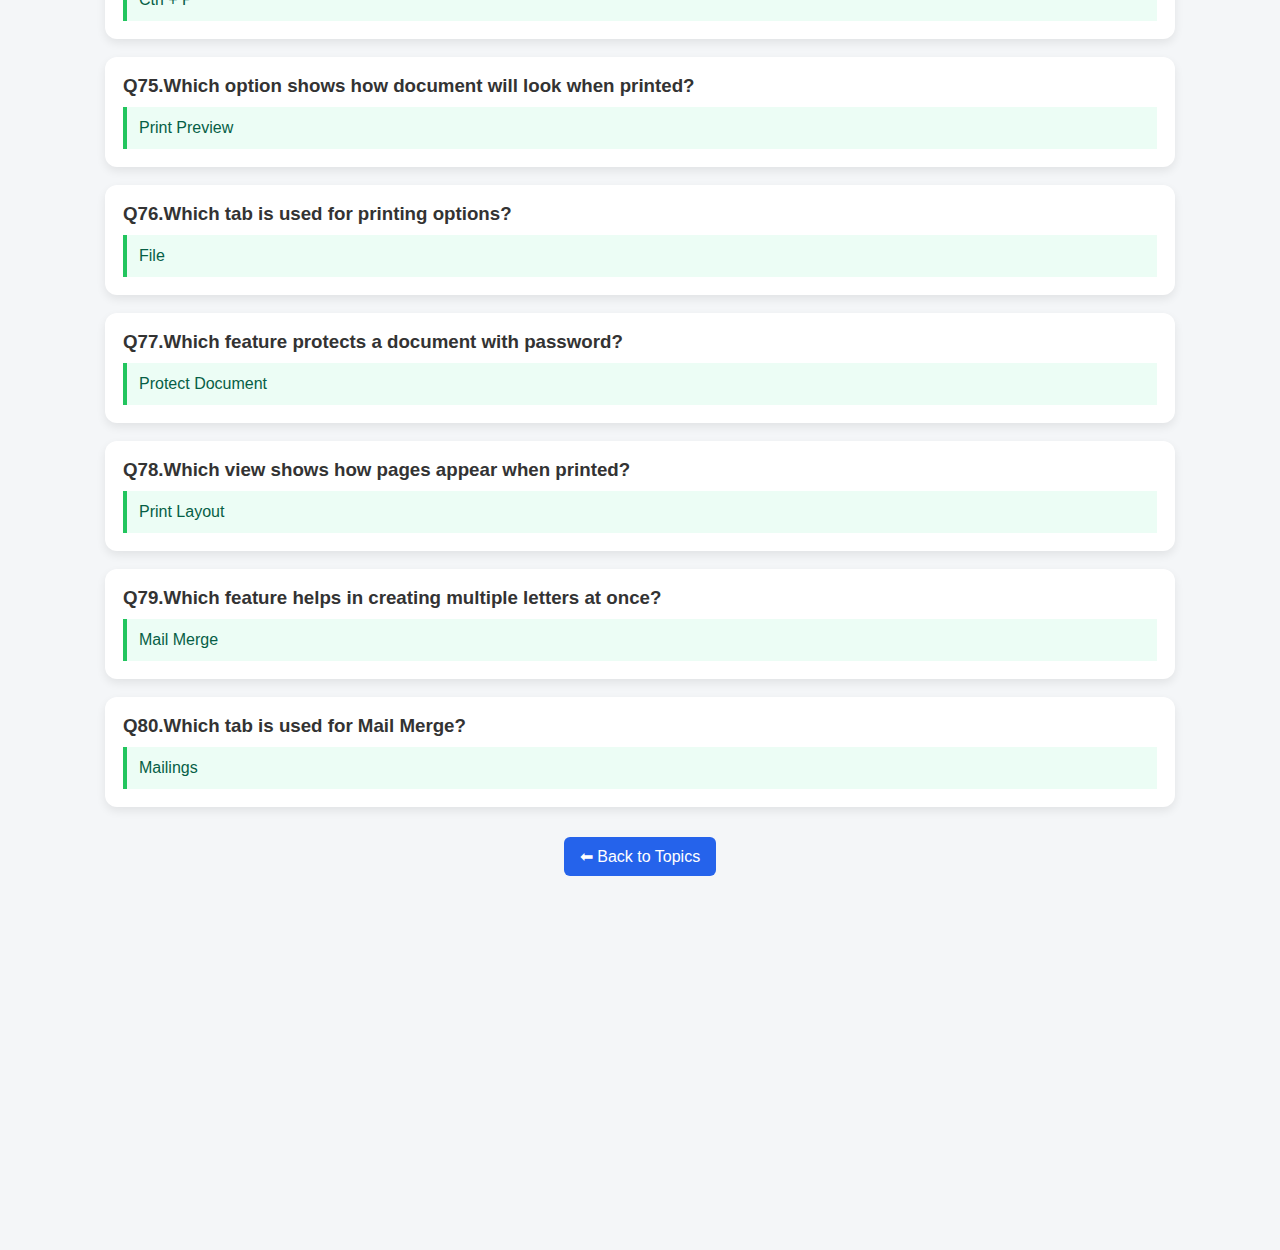
<file: ms-word.html>
<!DOCTYPE html>
<html lang="en">
<head>
  <meta charset="UTF-8">
  <meta name="viewport" content="width=device-width, initial-scale=1.0">
  <title>MS Word – CCC</title>
  <link rel="stylesheet" href="style.css">
</head>

<body>

<!-- HEADER -->
<header class="site-header">
    <img src="logo.jpeg" class="logo">
</header>

<!-- MAIN CONTENT -->
<main class="topic-content">
<div>
      <h1>MS Word</h1>
      <span>CCC Exam | Topic-wise Questions & Answers</span>
    </div>
  <div class="qa-card">
    <h3>Q1.  MS Word is used for?</h3>
    <p class="answer">Word processing</p>
  </div>

  <div class="qa-card">
    <h3>Q2. Default extension of Word file?</h3>
    <p class="answer">.docx</p>
  </div>

  <div class="qa-card">
    <h3>Q3. Shortcut key to save document?</h3>
    <p class="answer">Ctrl + S </p>
  </div>

  <div class="qa-card">
    <h3>Q4. Shortcut key for bold?</h3>
    <p class="answer">Ctrl + B</p>
  </div>

  <div class="qa-card">
    <h3>Q5.	Shortcut key for underline? </h3>
    <p class="answer">Ctrl + U </p>
  </div>

  <div class="qa-card">
    <h3>Q6.	Shortcut key to select all text? </h3>
    <p class="answer">Ctrl + A </p>
  </div>

  <div class="qa-card">
    <h3>Q7.	What is formatting?</h3>
    <p class="answer">Changing appearance of text </p>
  </div>

  <div class="qa-card">
    <h3>Q8.	What is header?</h3>
    <p class="answer">Text at top of each page </p>
  </div>

  <div class="qa-card">
    <h3>Q9.	What is footer? </h3>
    <p class="answer">Text at bottom of each page</p>
  </div>

  <div class="qa-card">
    <h3>Q10.	Which option checks spelling?</h3>
    <p class="answer">Spell Check</p>
  </div>

  <div class="qa-card">
    <h3>Q11. To insert a page number use</h3>
    <p class="answer">Insert tab</p>
  </div>

  <div class="qa-card">
    <h3>Q12. To change page orientation use</h3>
    <p class="answer">Layout tab</p>
  </div>

  <div class="qa-card">
    <h3>Q13. To align text center use </h3>
    <p class="answer">Ctrl + E</p>
  </div>

  <div class="qa-card">
    <h3>Q14. To find text use</h3>
    <p class="answer">Ctrl + F</p>
  </div>

  <div class="qa-card">
    <h3>Q15. Word count shows</h3>
    <p class="answer">Total words in document</p>
  </div>

  <div class="qa-card">
    <h3>Q16.	Header is shown at</h3>
    <p class="answer">Top of page </p>
  </div>

  <div class="qa-card">
    <h3>Q17. Footer is shown at</h3>
    <p class="answer">Bottom of page</p>
  </div>

  <div class="qa-card">
    <h3>Q18. To change font size use</h3>
    <p class="answer">Home tab</p>
  </div>

  <div class="qa-card">
    <h3>Q19. To make text italic use</h3>
    <p class="answer">Ctrl + I </p>
  </div>

  <div class="qa-card">
    <h3>Q20. To insert picture use</h3>
    <p class="answer">Insert tab </p>
  </div>

  <div class="qa-card">
    <h3>Q21.What is MS Word? </h3>
    <p class="answer">MS Word is a word processing software used to create and edit documents.</p>
  </div>

  <div class="qa-card">
    <h3>Q22.Who developed MS Word??</h3>
    <p class="answer">Microsoft</p>
  </div>

  <div class="qa-card">
    <h3>Q23.Which type of software is MS Word?</h3>
    <p class="answer">Application software</p>
  </div>

  <div class="qa-card">
    <h3>Q24.What is the default file extension of MS Word (2010 and later)?</h3>
    <p class="answer">.docx</p>
  </div>

  <div class="qa-card">
    <h3>Q25.Which extension was used in older versions of MS Word</h3>
    <p class="answer">.doc</p>
  </div>

  <div class="qa-card">
    <h3>Q26.Which key is used to create a new document?</h3>
    <p class="answer">Ctrl + N</p>
  </div>

  <div class="qa-card">
    <h3>Q27.Which key is used to open an existing document?</h3>
    <p class="answer">Ctrl + O</p>
  </div>

  <div class="qa-card">
    <h3>Q28.Which key is used to save a document?</h3>
    <p class="answer">Ctrl + S</p>
  </div>

  <div class="qa-card">
    <h3>Q29.What is the default font in MS Word 2010?</h3>
    <p class="answer">Calibri</p>
  </div>

  <div class="qa-card">
    <h3>Q30.What is the default font size in MS Word?</h3>
    <p class="answer">11</p>
  </div>

  <div class="qa-card">
    <h3>Q31.Which key is used to cut selected text?</h3>
    <p class="answer">Ctrl + X</p>
  </div>

  <div class="qa-card">
    <h3>Q32.Which key is used to copy selected text? </h3>
    <p class="answer">Ctrl + C</p>
  </div>

  <div class="qa-card">
    <h3>Q33.Which key is used to paste text?</h3>
    <p class="answer">Ctrl + V</p>
  </div>

  <div class="qa-card">
    <h3>Q34.Which option is used to make text bold?</h3>
    <p class="answer">Ctrl + B</p>
  </div>

  <div class="qa-card">
    <h3>Q35.Which option is used to make text italic?</h3>
    <p class="answer">Ctrl + I</p>
  </div>

  <div class="qa-card">
    <h3>Q36.Which option is used to underline text?</h3>
    <p class="answer">Ctrl + U</p>
  </div>

  <div class="qa-card">
    <h3>Q37.Which alignment places text equally between margins? </h3>
    <p class="answer">Justify</p>
  </div>

  <div class="qa-card">
    <h3>Q38.Which feature checks spelling errors?</h3>
    <p class="answer">Spelling & Grammar</p>
  </div>

  <div class="qa-card">
    <h3>Q39.Which shortcut key opens the Find dialog box?</h3>
    <p class="answer">Ctrl + F</p>
  </div>

  <div class="qa-card">
    <h3>Q40.Which shortcut key opens the Replace dialog box? </h3>
    <p class="answer">Ctrl + H</p>
  </div>

  <div class="qa-card">
    <h3>Q41.Which key is used to cut selected text?</h3>
    <p class="answer">Ctrl + X</p>
  </div>

  <div class="qa-card">
    <h3>Q42.Which key is used to copy selected text? </h3>
    <p class="answer">Ctrl + C</p>
  </div>

  <div class="qa-card">
    <h3>Q43.Which key is used to paste text?</h3>
    <p class="answer">Ctrl + V</p>
  </div>

  <div class="qa-card">
    <h3>Q44.Which option is used to make text bold?</h3>
    <p class="answer">Ctrl + B</p>
  </div>

  <div class="qa-card">
    <h3>Q45.Which option is used to make text italic?</h3>
    <p class="answer">Ctrl + I</p>
  </div>

  <div class="qa-card">
    <h3>Q46.Which option is used to underline text?</h3>
    <p class="answer">Ctrl + U</p>
  </div>

  <div class="qa-card">
    <h3>Q47.Which alignment places text equally between margins? </h3>
    <p class="answer">Justify</p>
  </div>

  <div class="qa-card">
    <h3>Q48.Which feature checks spelling errors?</h3>
    <p class="answer">Spelling & Grammar</p>
  </div>

  <div class="qa-card">
    <h3>Q49.Which shortcut key opens the Find dialog box?</h3>
    <p class="answer">Ctrl + F</p>
  </div>

  <div class="qa-card">
    <h3>Q50.Which shortcut key opens the Replace dialog box? </h3>
    <p class="answer">Ctrl + H</p>
  </div>

  <div class="qa-card">
    <h3>Q51.Which feature changes text case (upper/lower)?</h3>
    <p class="answer">Change Case</p>
  </div>

  <div class="qa-card">
    <h3>Q52.Which option is used to change line spacing?</h3>
    <p class="answer">Line & Paragraph Spacing</p>
  </div>

  <div class="qa-card">
    <h3>Q53.Which feature is used to apply bullets and numbering?</h3>
    <p class="answer">Bullets and Numbering</p>
  </div>

  <div class="qa-card">
    <h3>Q54.Which key removes characters to the left of cursor?</h3>
    <p class="answer">Backspace</p>
  </div>

  <div class="qa-card">
    <h3>Q55.Which key removes characters to the right of cursor?</h3>
    <p class="answer">Delete</p>
  </div>

  <div class="qa-card">
    <h3>Q56.Which tab is used to set page margins?</h3>
    <p class="answer">Layout (Page Layout)</p>
  </div>

  <div class="qa-card">
    <h3>Q57.Which tab is used to insert pictures?</h3>
    <p class="answer">Insert</p>
  </div>

  <div class="qa-card">
    <h3>Q58.Which feature is used to divide text into columns? </h3>
    <p class="answer">Columns</p>
  </div>

  <div class="qa-card">
    <h3>Q59.Which option is used to add page numbers?</h3>
    <p class="answer">Page Number</p>
  </div>

  <div class="qa-card">
    <h3>Q60.Which feature is used to insert a table?</h3>
    <p class="answer">Table</p>
  </div>

  <div class="qa-card">
    <h3>Q61.Which tab is used to insert header and footer?</h3>
    <p class="answer">Insert</p>
  </div>

  <div class="qa-card">
    <h3>Q62.Which option is used to change page orientation?</h3>
    <p class="answer">Orientation</p>
  </div>

  <div class="qa-card">
    <h3>Q63.Which orientation is used for wide documents?</h3>
    <p class="answer">Landscape</p>
  </div>

  <div class="qa-card">
    <h3>Q64.Which orientation is default in MS Word?</h3>
    <p class="answer">Portrait</p>
  </div>

  <div class="qa-card">
    <h3>Q65.Which feature is used to insert symbols?</h3>
    <p class="answer">Symbol</p>
  </div>

  <div class="qa-card">
    <h3>Q66.WWhich tab is used to insert shapes?</h3>
    <p class="answer">Insert</p>
  </div>

  <div class="qa-card">
    <h3>Q67.Which feature is used to insert date and time? </h3>
    <p class="answer">Date & Time</p>
  </div>

  <div class="qa-card">
    <h3>Q68.Which feature adds border around page?</h3>
    <p class="answer">Page Borders</p>
  </div>

  <div class="qa-card">
    <h3>Q69.Which option is used to set paper size? </h3>
    <p class="answer">Size</p>
  </div>

  <div class="qa-card">
    <h3>Q70.Which feature helps in designing professional documents?</h3>
    <p class="answer">Themes</p>
  </div>

  <div class="qa-card">
    <h3>Q71.Which tab contains Spelling & Grammar option?</h3>
    <p class="answer">Review</p>
  </div>

  <div class="qa-card">
    <h3>Q72.Which option is used to track document changes?</h3>
    <p class="answer">Track Changes</p>
  </div>

  <div class="qa-card">
    <h3>Q73.Which feature is used to add comments?</h3>
    <p class="answer">Comments</p>
  </div>

  <div class="qa-card">
    <h3>Q74.Which shortcut key is used to print a document?</h3>
    <p class="answer">Ctrl + P</p>
  </div>

  <div class="qa-card">
    <h3>Q75.Which option shows how document will look when printed?</h3>
    <p class="answer">Print Preview</p>
  </div>

  <div class="qa-card">
    <h3>Q76.Which tab is used for printing options?</h3>
    <p class="answer">File</p>
  </div>

  <div class="qa-card">
    <h3>Q77.Which feature protects a document with password?</h3>
    <p class="answer">Protect Document</p>
  </div>

  <div class="qa-card">
    <h3>Q78.Which view shows how pages appear when printed?</h3>
    <p class="answer">Print Layout </p>
  </div>

  <div class="qa-card">
    <h3>Q79.Which feature helps in creating multiple letters at once?</h3>
    <p class="answer">Mail Merge</p>
  </div>

  <div class="qa-card">
    <h3>Q80.Which tab is used for Mail Merge?</h3>
    <p class="answer">Mailings</p>
  </div>
  <a href="index.html" class="exit-btn">⬅ Back to Topics</a>
<!-- Bottom Logo -->
  <div class="footer-logo">
    <img src="logo1.jpeg" alt="Footer Logo">
  </div>
</main>

<footer class="site-footer">
  <nav>
    <a href="index.html">HOME</a>
    <a href="#">ABOUT</a>
    <a href="#">CONTACT</a>
  </nav>
</footer>
</body>
</html>
</file>
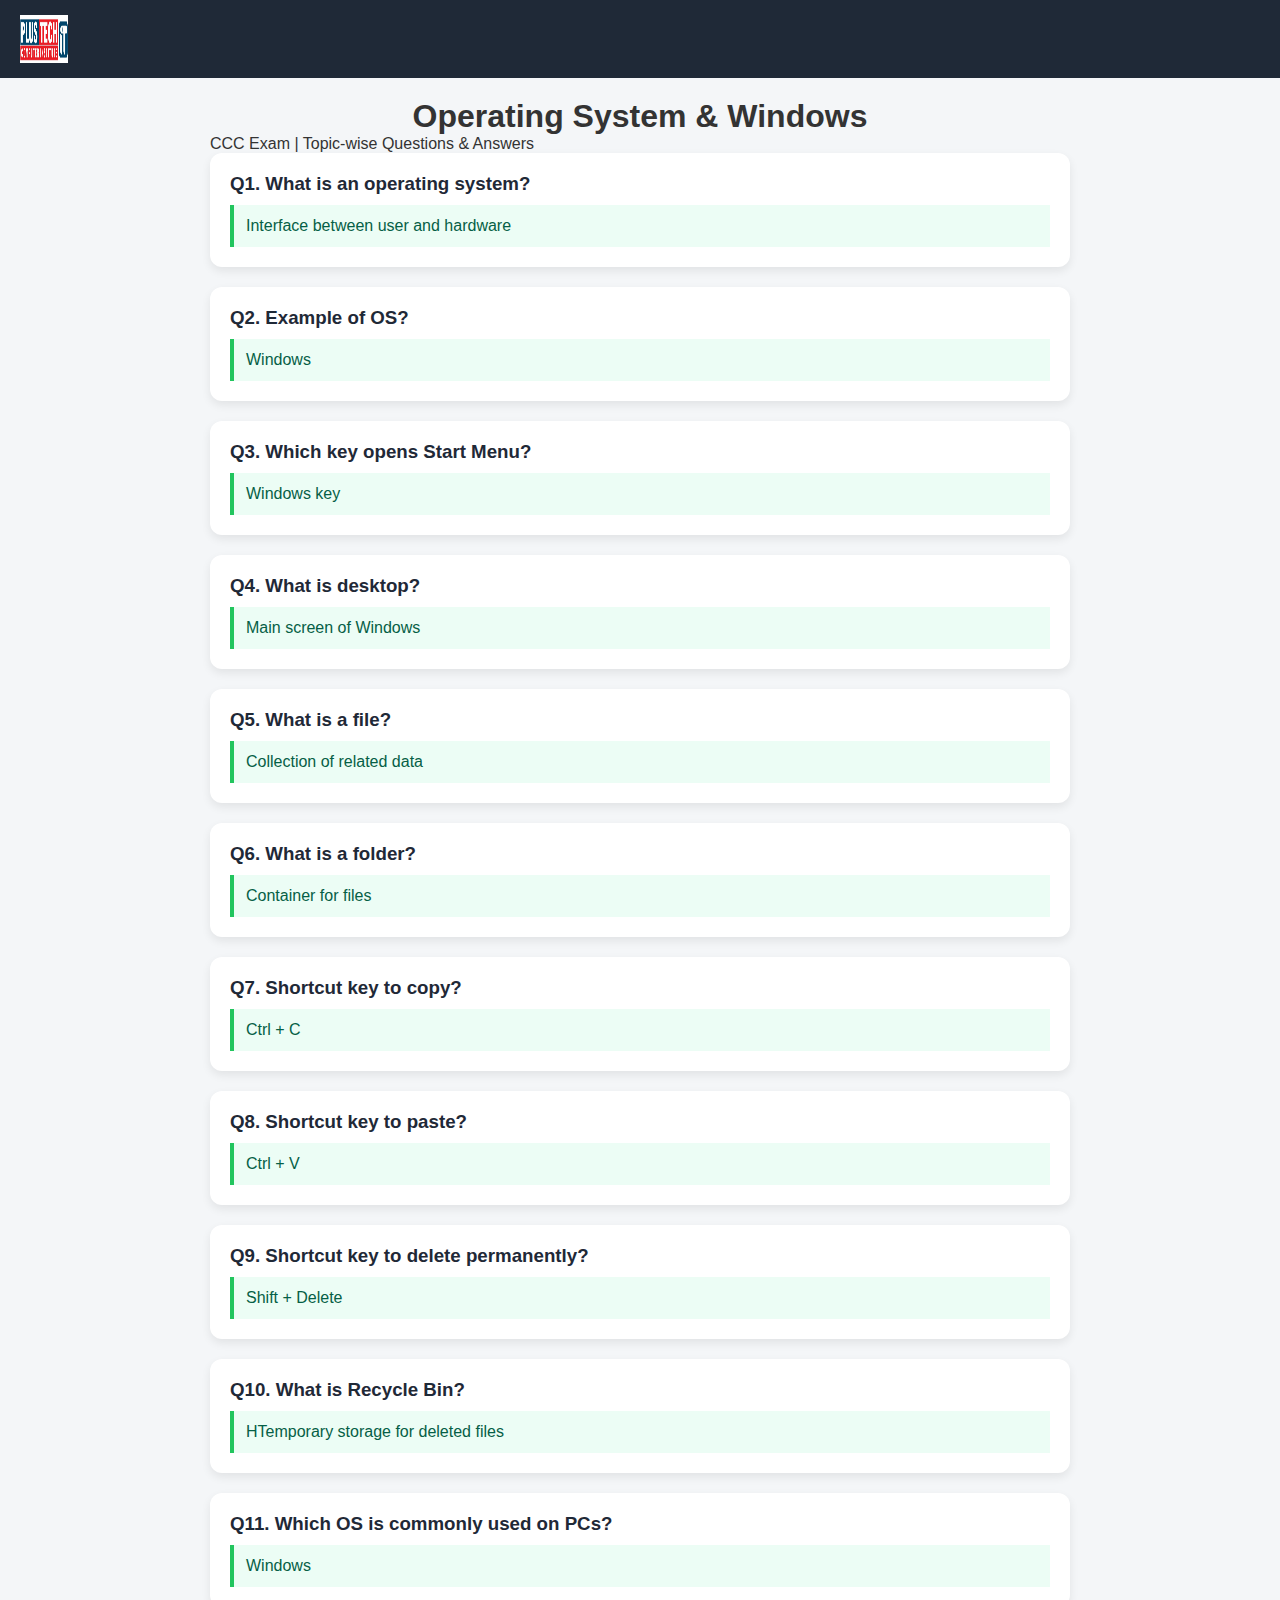
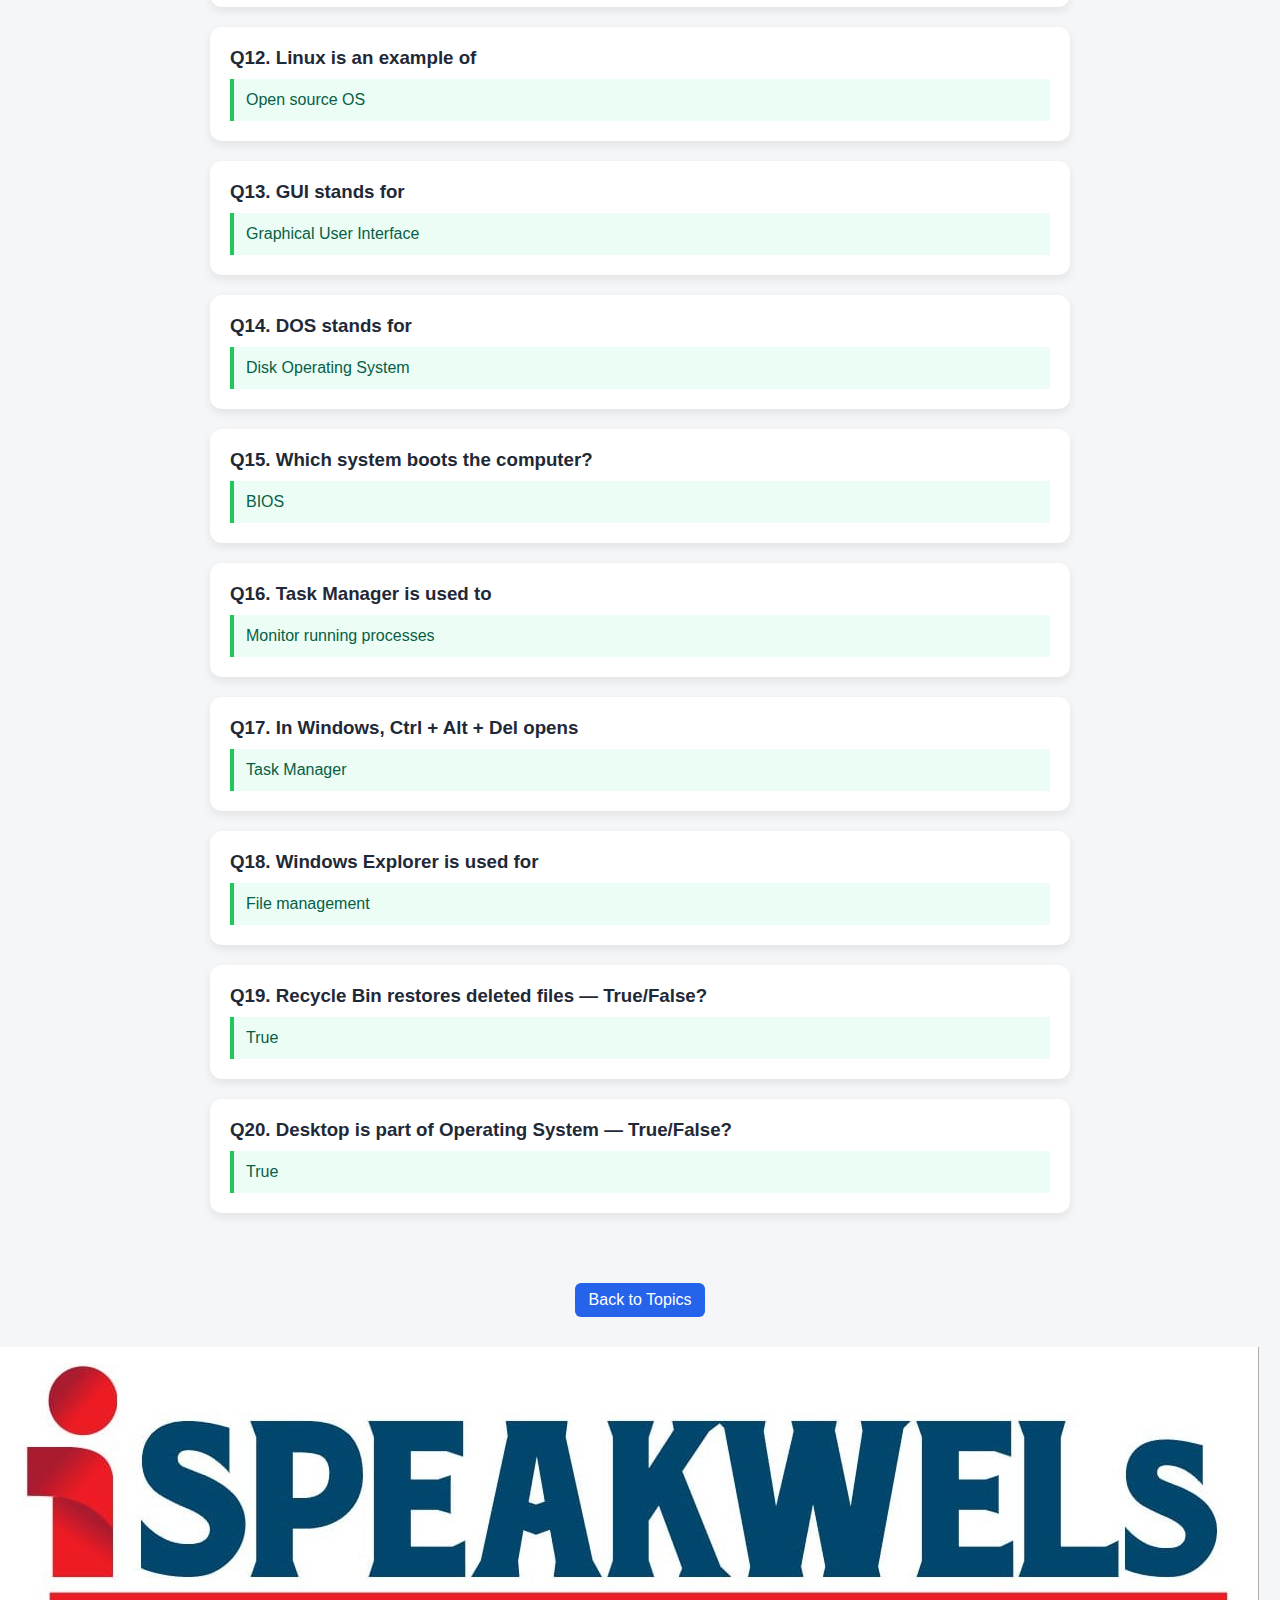
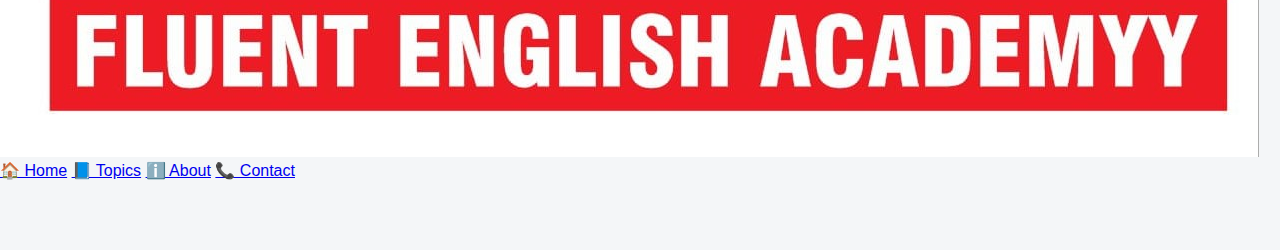
<file: operating-system.html>
<!DOCTYPE html>
<html lang="en">
<head>
  <meta charset="UTF-8">
  <meta name="viewport" content="width=device-width, initial-scale=1.0">
  <title>Operating System & Windows – CCC</title>
  <link rel="stylesheet" href="style.css">
</head>
<style>
  body {
  margin: 0;
  font-family: Arial, sans-serif;
  background: #f4f6f8;
  color: #333;
}

/* HEADER */
.topic-header {
  display: flex;
  justify-content: space-between;
  align-items: center;
  background: #1f2937;
  color: white;
  padding: 15px 20px;
}


.logo {
  width: 48px;
  height: 48px;
}

.exit-btn {
  background: #2563eb;
  color: white;
  padding: 8px 14px;
  border-radius: 6px;
  text-decoration: none;
}

/* MAIN CONTENT */
.topic-content {
  max-width: 900px;
  margin: auto;
  padding: 20px;
}

/* QA CARD */
.qa-card {
  background: white;
  padding: 20px;
  margin-bottom: 20px;
  border-radius: 12px;
  box-shadow: 0 4px 10px rgba(0,0,0,0.08);
}

.qa-card h3 {
  margin-bottom: 10px;
  color: #1f2937;
}

.answer {
  padding-left: 12px;
  border-left: 4px solid #22c55e;
  font-size: 16px;
}

/* MOBILE */
@media (max-width: 600px) {
  .topic-header {
    flex-direction: column;
    align-items: flex-start;
    gap: 10px;
  }
  .logo{
    width: 340px;
    height: 100px;
  }
}

</style>
<body>

<!-- HEADER -->
<header class="topic-header">
    <img src="logo.jpeg" class="logo">
</header>

<!-- MAIN CONTENT -->
<main class="topic-content">
<div>
      <h1>Operating System & Windows</h1>
      <span>CCC Exam | Topic-wise Questions & Answers</span>
    </div>
  <div class="qa-card">
    <h3>Q1. What is an operating system?</h3>
    <p class="answer">Interface between user and hardware</p>
  </div>

  <div class="qa-card">
    <h3>Q2. Example of OS?</h3>
    <p class="answer">Windows</p>
  </div>

  <div class="qa-card">
    <h3>Q3. Which key opens Start Menu?  </h3>
    <p class="answer">Windows key </p>
  </div>

  <div class="qa-card">
    <h3>Q4. What is desktop?</h3>
    <p class="answer"> Main screen of Windows</p>
  </div>

  <div class="qa-card">
    <h3>Q5.	What is a file? </h3>
    <p class="answer">Collection of related data  </p>
  </div>

  <div class="qa-card">
    <h3>Q6.	What is a folder?</h3>
    <p class="answer">Container for files </p>
  </div>

  <div class="qa-card">
    <h3>Q7.	Shortcut key to copy?</h3>
    <p class="answer">Ctrl + C </p>
  </div>

  <div class="qa-card">
    <h3>Q8.	Shortcut key to paste?</h3>
    <p class="answer">Ctrl + V </p>
  </div>

  <div class="qa-card">
    <h3>Q9.	Shortcut key to delete permanently?</h3>
    <p class="answer">Shift + Delete</p>
  </div>

  <div class="qa-card">
    <h3>Q10. What is Recycle Bin? </h3>
    <p class="answer">HTemporary storage for deleted files</p>
  </div>

  <div class="qa-card">
    <h3>Q11. Which OS is commonly used on PCs?</h3>
    <p class="answer">Windows</p>
  </div>

  <div class="qa-card">
    <h3>Q12. Linux is an example of</h3>
    <p class="answer">Open source OS</p>
  </div>

  <div class="qa-card">
    <h3>Q13. GUI stands for</h3>
    <p class="answer">Graphical User Interface</p>
  </div>

  <div class="qa-card">
    <h3>Q14. DOS stands for</h3>
    <p class="answer">Disk Operating System</p>
  </div>

  <div class="qa-card">
    <h3>Q15. Which system boots the computer?</h3>
    <p class="answer">BIOS</p>
  </div>

  <div class="qa-card">
    <h3>Q16.	Task Manager is used to</h3>
    <p class="answer">Monitor running processes </p>
  </div>

  <div class="qa-card">
    <h3>Q17. In Windows, Ctrl + Alt + Del opens</h3>
    <p class="answer">Task Manager</p>
  </div>

  <div class="qa-card">
    <h3>Q18. Windows Explorer is used for</h3>
    <p class="answer">File management</p>
  </div>

  <div class="qa-card">
    <h3>Q19.	Recycle Bin restores deleted files — True/False?</h3>
    <p class="answer">True</p>
  </div>

  <div class="qa-card">
    <h3>Q20. Desktop is part of Operating System — True/False?</h3>
    <p class="answer">True</p>
  </div>
</main>
<a href="index.html" class="exit-btn">Back to Topics</a>
<img src="logo1.jpeg" alt="" class="logo1">
<footer class="fixed-footer">
  <nav class="footer-menu">
    <a href="index.html">🏠 Home</a>
    <a href="index.html#topics">📘 Topics</a>
    <a href="#">ℹ️ About</a>
    <a href="#">📞 Contact</a>
  </nav>
</footer>
</body>
</html>
</file>
<file: style.css>
* {
  box-sizing: border-box;
  margin: 0;
  padding: 0;
  font-family: Arial, sans-serif;
}

body {
  background: #f4f6f8;
  color: #333;
  padding-bottom: 70px; /* height of footer */
}

/* ================= HEADER ================= */
.site-header {
  position: fixed;
  top: 0;
  width: 100%;
  background: #fff;
  text-align: center;
  padding: 15px;
  z-index: 1000;
  border-bottom: 1px solid #ddd;
}

.logo {
  max-width: 220px;
  height: auto;
}

/* ================= MAIN CONTENT ================= */
.container {
  max-width: 1100px;
  margin: auto;
  padding: 120px 15px 100px; /* space for header & footer */
  text-align: center;
  padding-bottom: 10px;    /* small padding only */
}

.subtitle {
  font-weight: bold;
  margin-bottom: 20px;
}

/* ================= TOPICS ================= */
.topics-grid {
  display: grid;
  grid-template-columns: repeat(auto-fit, minmax(220px, 1fr));
  gap: 15px;
}

.topic-card {
  background: #5593df;
  padding: 18px;
  text-decoration: none;
  color: #fff;
  font-weight: bold;
  border-radius: 10px;
  transition: 0.3s;
}

.topic-card:hover {
  background: #3478db;
}

.footer-logo {
  margin: 0;               /* REMOVE big margin */
  padding: 5px 0;          /* keep minimal */
  text-align: center;
  opacity: 0;
}

.footer-logo img {
  max-height: 80px;
}

/* visible */
.footer-logo.show {
  opacity: 1;
}

/* ================= FIXED FOOTER ================= */
.site-footer {
  position: fixed;
  bottom: 0;
  width: 100%;
  background: #070016;
  border-top: 1px solid #ddd;
}

.site-footer nav {
  display: flex;
  justify-content: space-around;
  padding: 12px 0;
}

.site-footer a {
  text-decoration: none;
  color: white;
  font-weight: bold;
}
.answer {
  display: block;              /* FORCE VISIBILITY */
  margin-top: 10px;
  padding: 12px;
  background-color: #ecfdf5;
  color: #065f46;
  border-left: 4px solid #22c55e;
  font-size: 16px;
}
.floating-pill {
  position: fixed;
  bottom: 70px;
  padding: 10px 14px;
  border-radius: 25px;
  font-size: 13px;
  font-weight: 600;
  color: #fff;
  z-index: 1000;
  box-shadow: 0 5px 15px rgba(0,0,0,0.3);
  cursor: pointer;
}

.refer-pill {
  left: 10px;
  background: #1a237e;
}

.job-pill {
  right: 10px;
  background: #2e7d32;
}

@media (max-width: 576px) {
  .floating-pill {
    bottom: 150px;
    font-size: 14px;
  }
}


/* ================= MOBILE ================= */
@media (max-width: 600px) {
  .logo {
    max-width: 300px;
  }

  .container {
    padding-top: 140px;
    padding-bottom: 160px;
  }

  .topic-card {
    padding: 15px;
  }

}


.container,
.topic-content {
  max-width: 1100px;
  margin: auto;
  padding: 130px 15px 180px;
}

h1 {
  text-align: center;
}

.subtitle {
  text-align: center;
  font-weight: bold;
  margin-bottom: 20px;
}

/* ================= TOPIC GRID ================= */
.topics-grid {
  display: grid;
  grid-template-columns: repeat(auto-fit, minmax(220px, 1fr));
  gap: 15px;
}

.topic-card {
  background: #5593df;
  padding: 18px;
  color: white;
  text-decoration: none;
  font-weight: bold;
  border-radius: 10px;
  text-align: center;
}

.topic-card:hover {
  background: #3478db;
}

/* ================= QUESTIONS ================= */
.qa-card {
  background: #fff;
  padding: 18px;
  margin-bottom: 18px;
  border-radius: 12px;
  box-shadow: 0 4px 10px rgba(0,0,0,0.08);
}

/* ================= BUTTON ================= */
.exit-btn {
  display: block;
  width: fit-content;
  margin: 30px auto;
  padding: 10px 16px;
  background: #2563eb;
  color: white;
  text-decoration: none;
  border-radius: 6px;
}

.card {
  background: white;
  margin: 15px 0;
  padding: 18px;
  border-radius: 10px;
  box-shadow: 0 3px 8px rgba(0,0,0,0.15);
  text-align: center;
}

.card a {
  text-decoration: none;
  font-size: 18px;
  font-weight: bold;
  color: #1a237e;
  display: block;
}

/* EXAM */
.question {
  border: 2px solid #ddd;
  background: #fff;
  padding: 15px;
  margin-bottom: 15px;
  border-radius: 10px;
}

.options label {
  display: block;
  background: #eef2ff;
  padding: 8px;
  margin: 6px 0;
  border-radius: 6px;
  cursor: pointer;
}

.correct {
  background: #c8e6c9 !important;
}

.wrong {
  background: #ffcdd2 !important;
}

button {
  width: 100%;
  padding: 12px;
  font-size: 16px;
  background: #1a237e;
  color: white;
  border: none;
  border-radius: 8px;
}

#result {
  margin-top: 20px;
  font-weight: bold;
  text-align: center;
}
.section {
  margin-top: 40px;
}

.section-title {
  color: #1a237e;
  margin-bottom: 15px;
  text-align: center;
}

.papers-grid {
  display: grid;
  grid-template-columns: repeat(auto-fit, minmax(220px, 1fr));
  gap: 15px;
}

.paper-card {
  background: linear-gradient(135deg, #1a237e, #3949ab);
  color: #fff;
  padding: 18px;
  border-radius: 10px;
  text-align: center;
  font-weight: bold;
  text-decoration: none;
  box-shadow: 0 3px 8px rgba(0,0,0,0.15);
}

/* Mobile Friendly */
@media (max-width: 600px) {
  h1 {
    font-size: 22px;
  }
}

/* Exam Page Layout */
.exam-wrapper {
  background: #f4f6fb;
  padding: 30px 0;
}

.exam-header {
  text-align: center;
  margin-bottom: 30px;
}

.exam-header h1 {
  font-size: 30px;
  color: #1a237e;
}

.exam-subtitle {
  color: #555;
  font-size: 15px;
}

/* Quiz area */
.exam-body {
  background: #ffffff;
  padding: 25px;
  border-radius: 12px;
  box-shadow: 0 6px 18px rgba(0,0,0,0.1);
}

/* Actions */
.exam-actions {
  margin-top: 30px;
  text-align: center;
}

.submit-btn {
  background: #1a237e;
  color: white;
  padding: 14px 30px;
  font-size: 16px;
  border: none;
  border-radius: 10px;
  cursor: pointer;
}

.submit-btn:hover {
  background: #0d1445;
}

#result {
  margin-top: 15px;
  font-weight: bold;
  font-size: 18px;
}

/* Footer navigation */
.exam-footer {
  margin-top: 40px;
  text-align: center;
}

.back-link {
  display: inline-block;
  margin-bottom: 20px;
  text-decoration: none;
  font-weight: bold;
  color: #1a237e;
}

/* Mobile */
@media (max-width: 576px) {
  .exam-header h1 {
    font-size: 22px;
  }

  .exam-body {
    padding: 15px;
  }
}

/* Question highlight */
.question {
  padding: 15px;
  margin-bottom: 20px;
  border-radius: 10px;
  border: 2px solid #ddd;
  background: #ffffff;
  color: #1a237e;
}

/* Question result states */
.question.correct-question {
  border-color: #2e7d32;
  background: #e8f5e9;
}

.question.wrong-question {
  border-color: #c62828;
  background: #ffebee;
}
.question.unanswered-question {
  background: #fff8e1;
  border-color: #f9a825;
}
/* Optional question number highlight */
.question p {
  font-weight: bold;
}
/* ===== Login Modal Background ===== */
.login-modal{
  position: fixed;
  inset: 0;
  background: linear-gradient(135deg,#0f2027,#203a43,#2c5364);
  display: none;
  align-items: center;
  justify-content: center;
  z-index: 9999;
  font-family: Arial, Helvetica, sans-serif;
}

/* ===== Login Card ===== */
.login-card{
  background: #ffffff;
  width: 340px;
  padding: 35px 30px;
  border-radius: 12px;
  box-shadow: 0 20px 40px rgba(0,0,0,0.25);
  text-align: center;
  animation: fadeIn 0.5s ease;
}

/* ===== Logo ===== */
.login-logo{
  width: 70px;
  margin-bottom: 10px;
}

/* ===== Heading ===== */
.login-card h2{
  margin: 5px 0;
  font-size: 22px;
  color: #222;
}

.login-sub{
  font-size: 13px;
  color: #777;
  margin-bottom: 20px;
}

/* ===== Inputs ===== */
.input-group{
  margin-bottom: 15px;
}

.input-group input{
  width: 100%;
  padding: 11px 12px;
  border-radius: 6px;
  border: 1px solid #ccc;
  outline: none;
  font-size: 14px;
  transition: 0.3s;
}

.input-group input:focus{
  border-color: #2c5364;
  box-shadow: 0 0 0 2px rgba(44,83,100,0.2);
}

/* ===== Button ===== */
.login-btn{
  width: 100%;
  padding: 11px;
  background: #2c5364;
  color: #fff;
  border: none;
  border-radius: 6px;
  font-size: 15px;
  cursor: pointer;
  transition: 0.3s;
}

.login-btn:hover{
  background: #203a43;
}

/* ===== Message ===== */
.login-msg{
  margin-top: 12px;
  font-size: 14px;
  height: 18px;
}

/* ===== Animation ===== */
@keyframes fadeIn{
  from{ transform: translateY(-15px); opacity:0; }
  to{ transform: translateY(0); opacity:1; }
}
</file>
